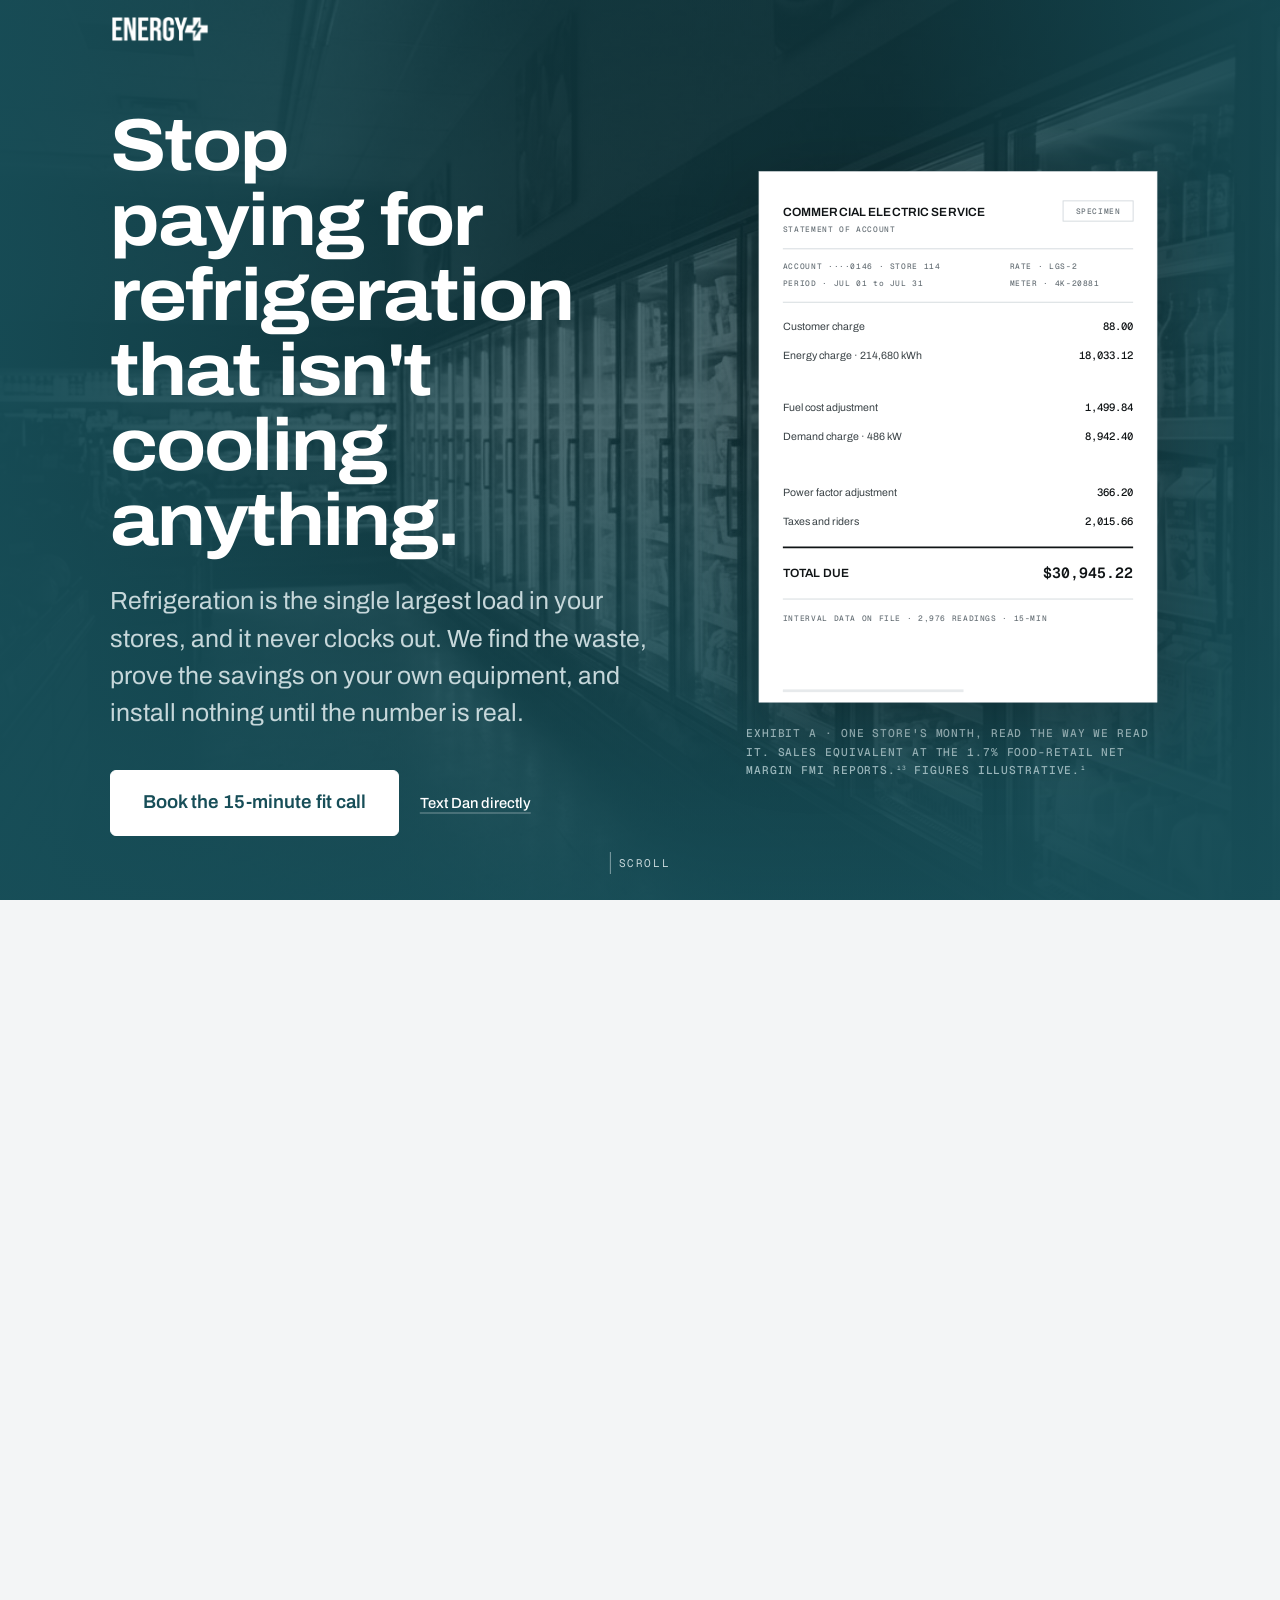
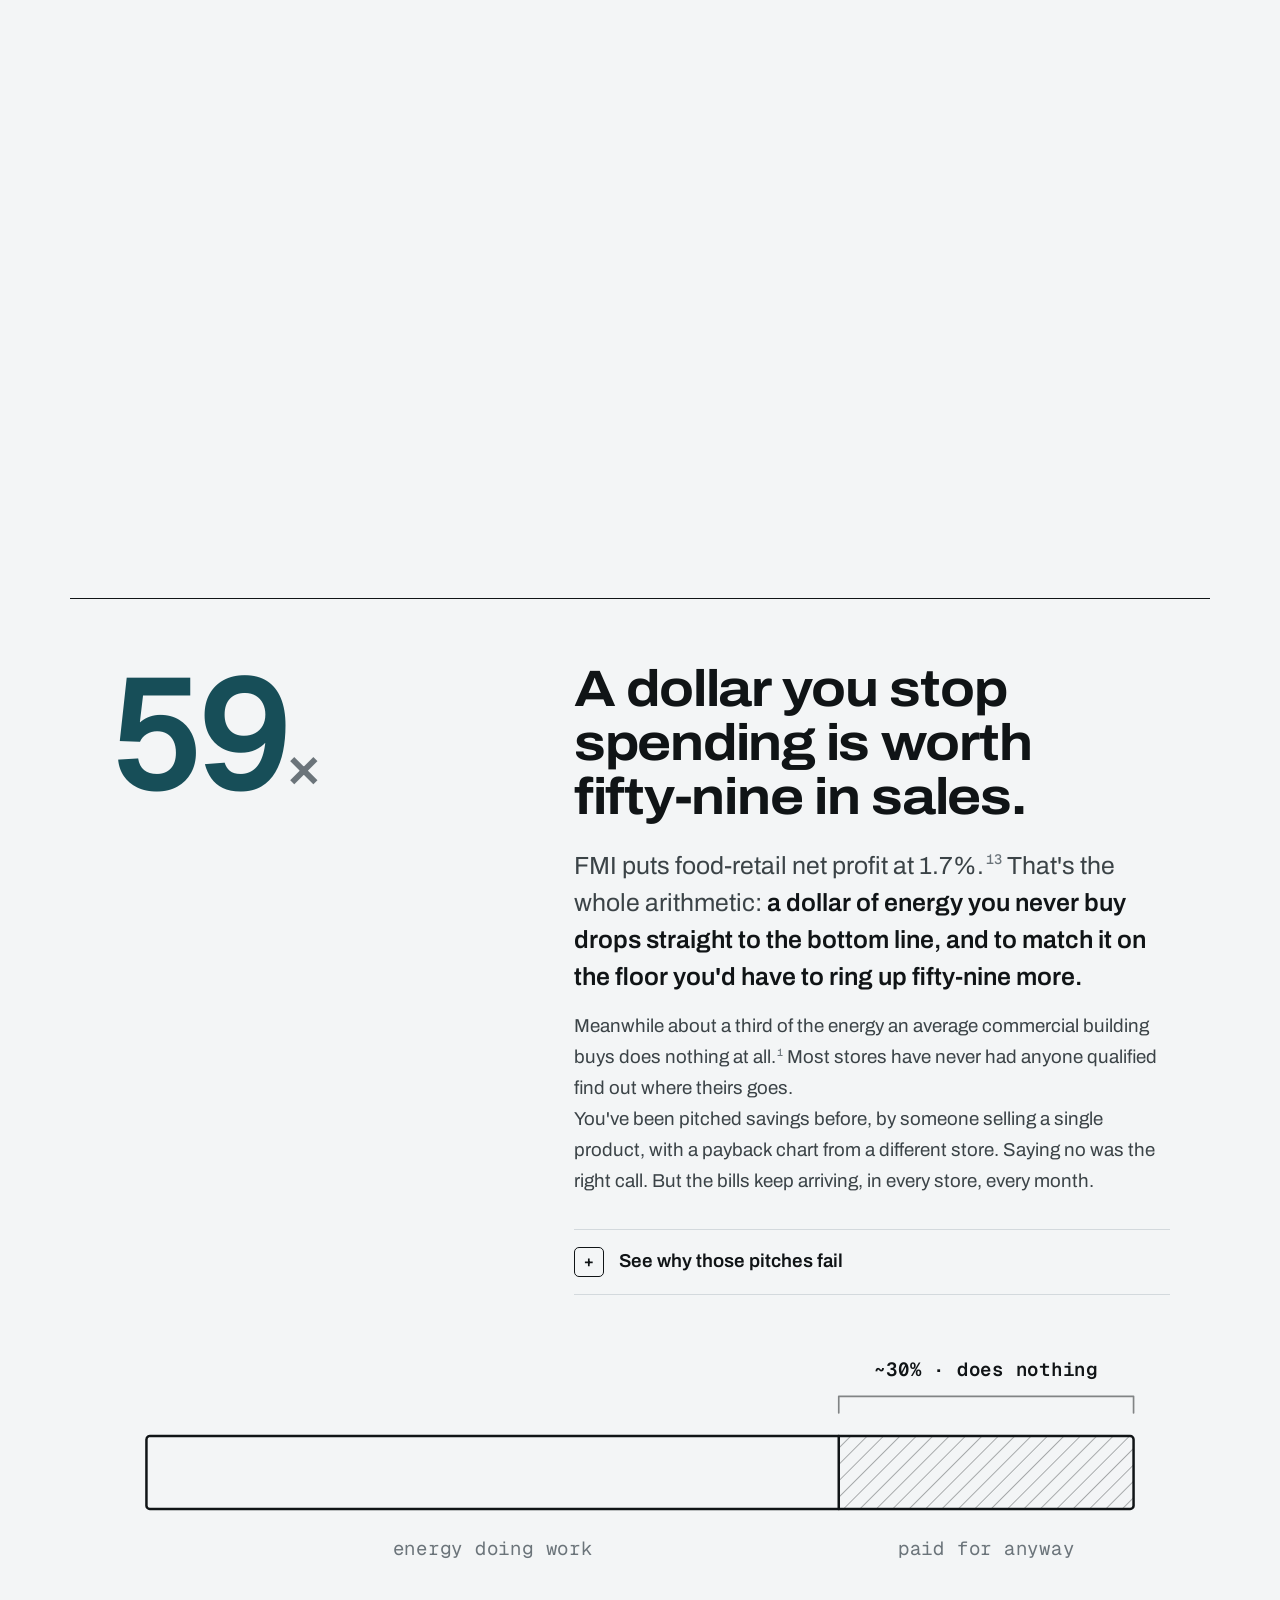
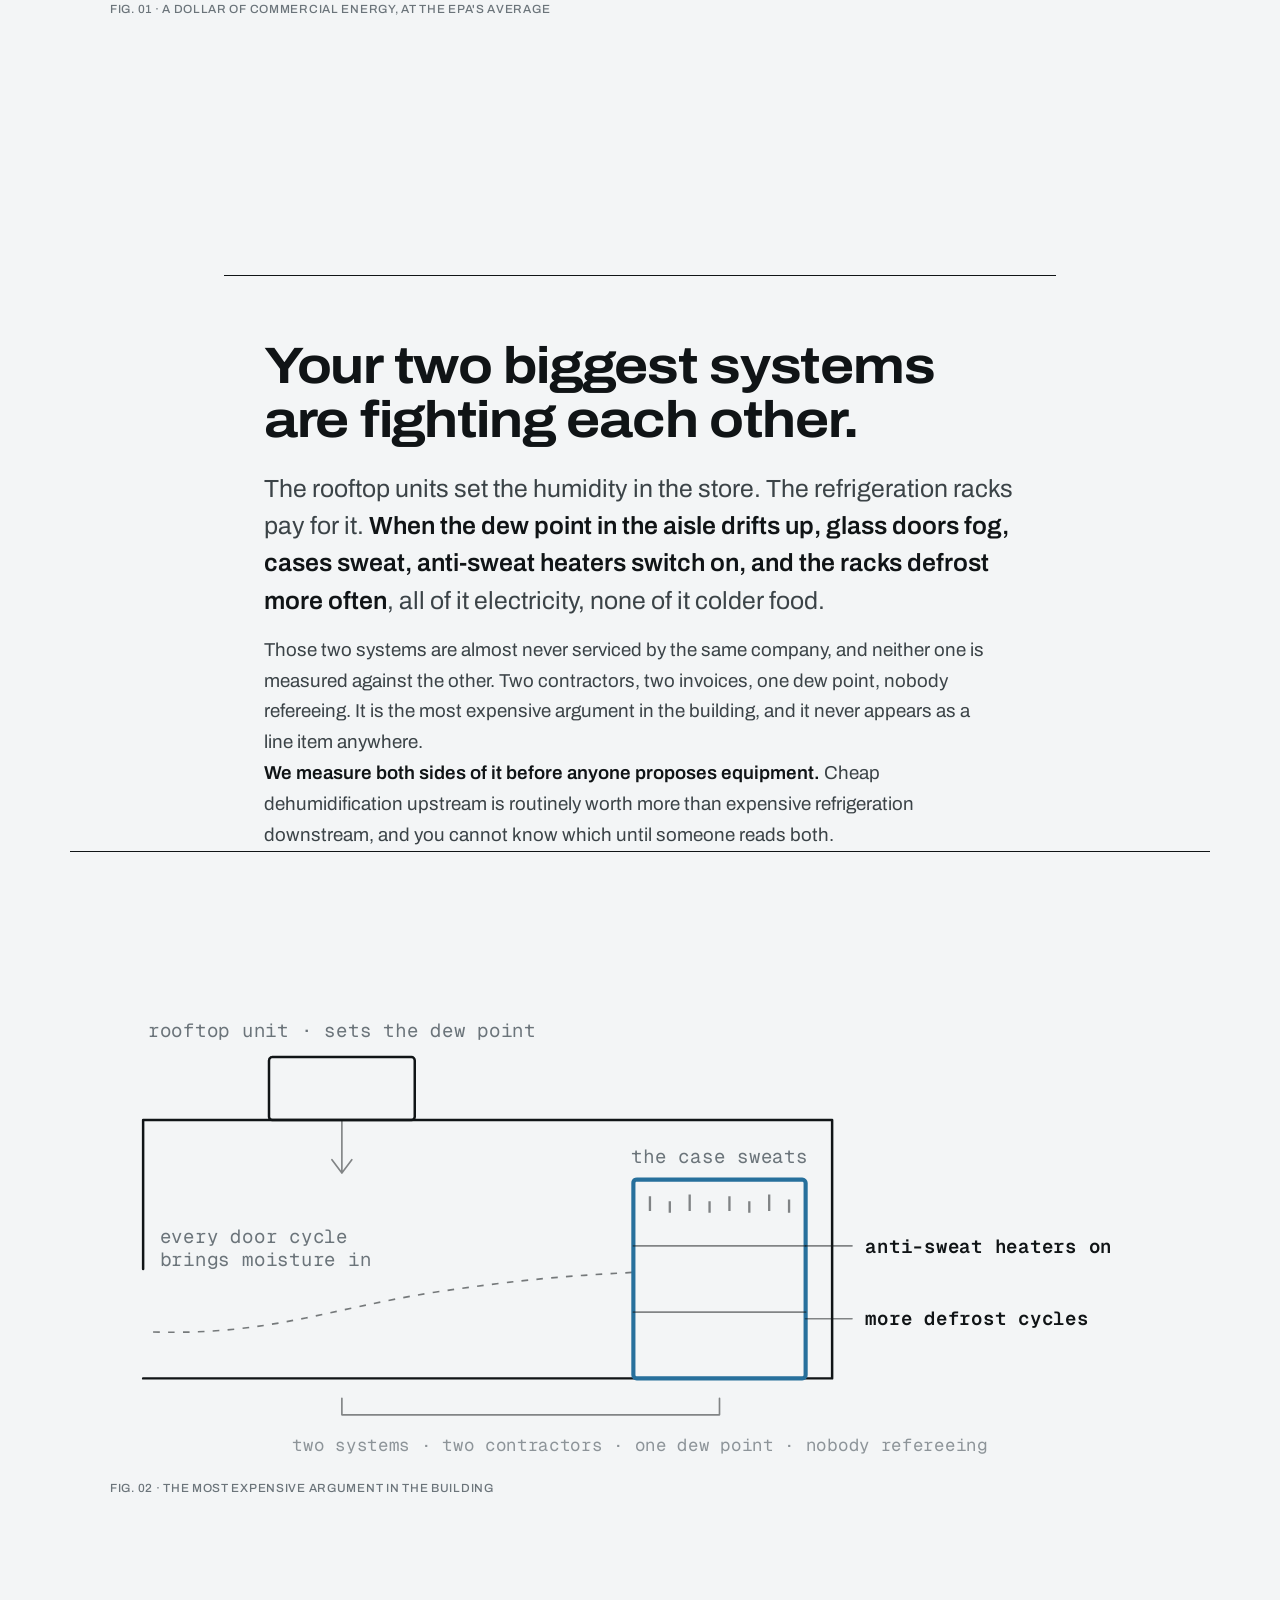
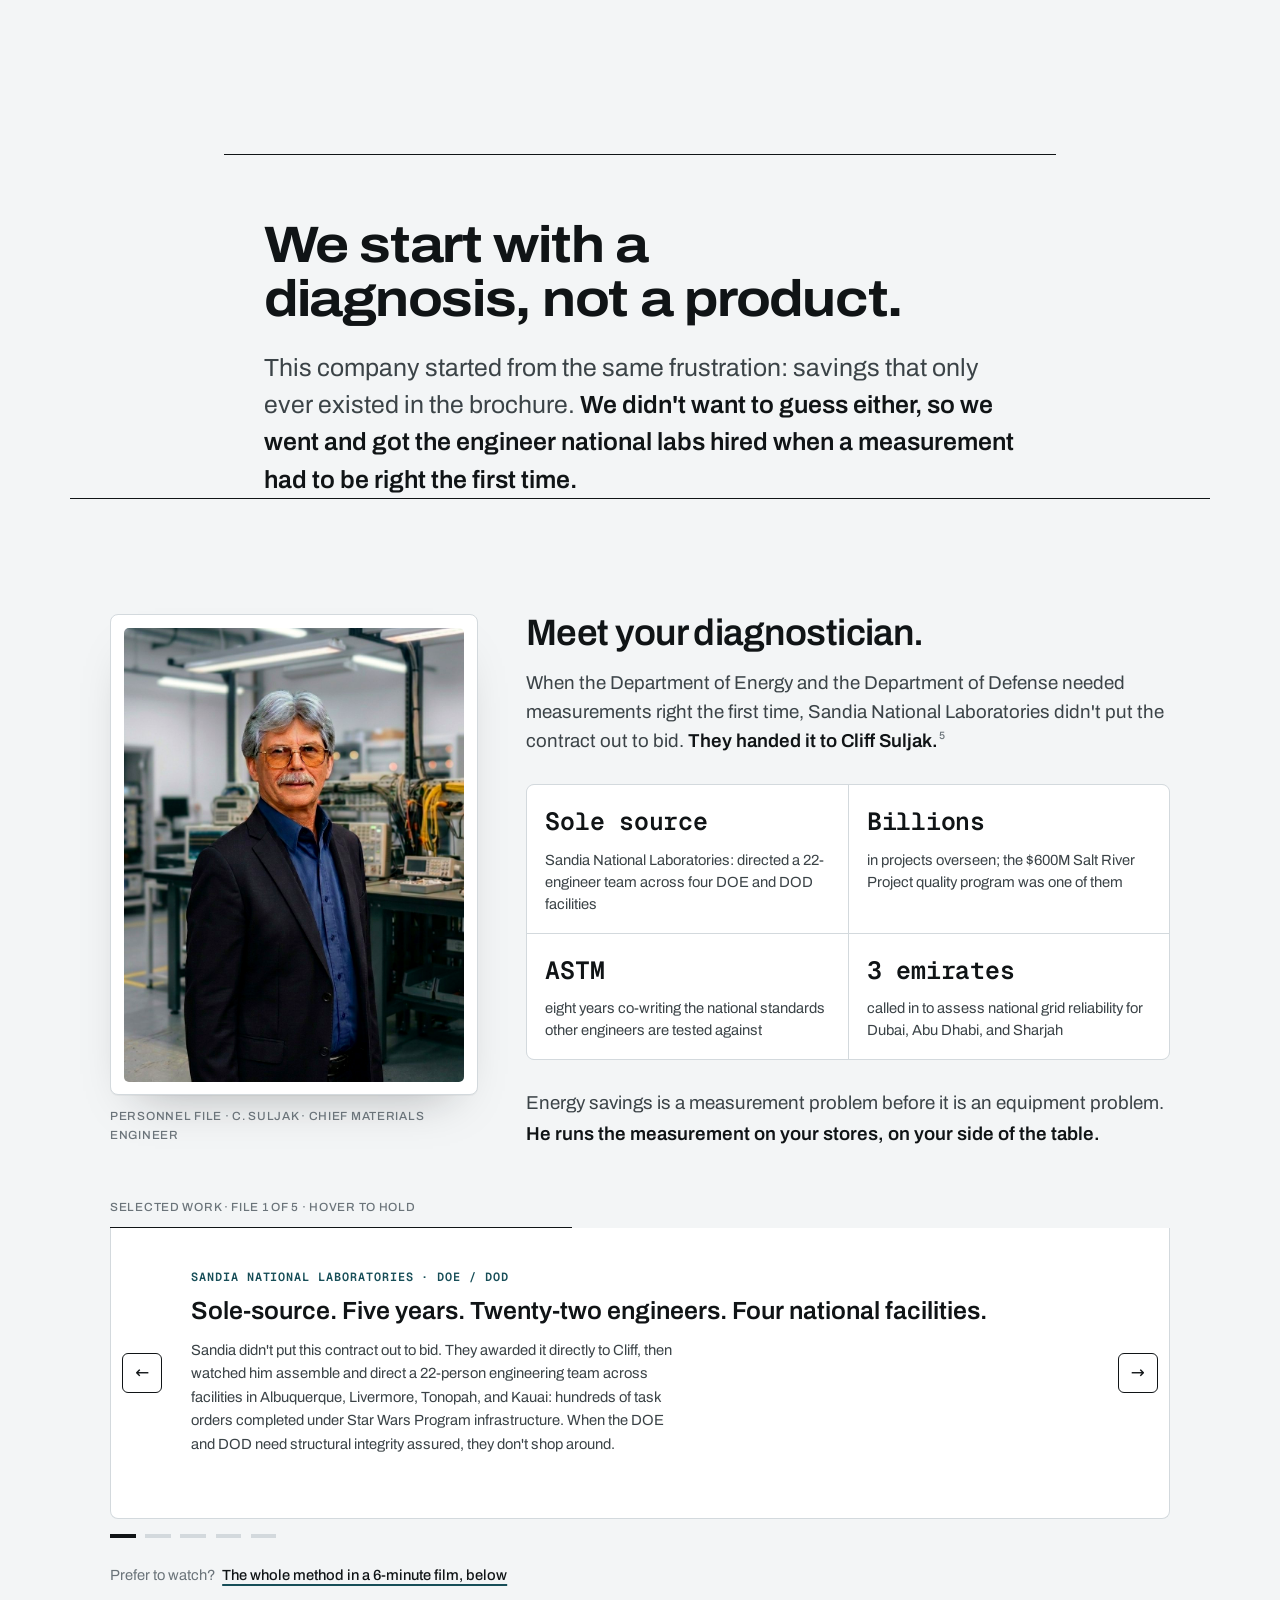
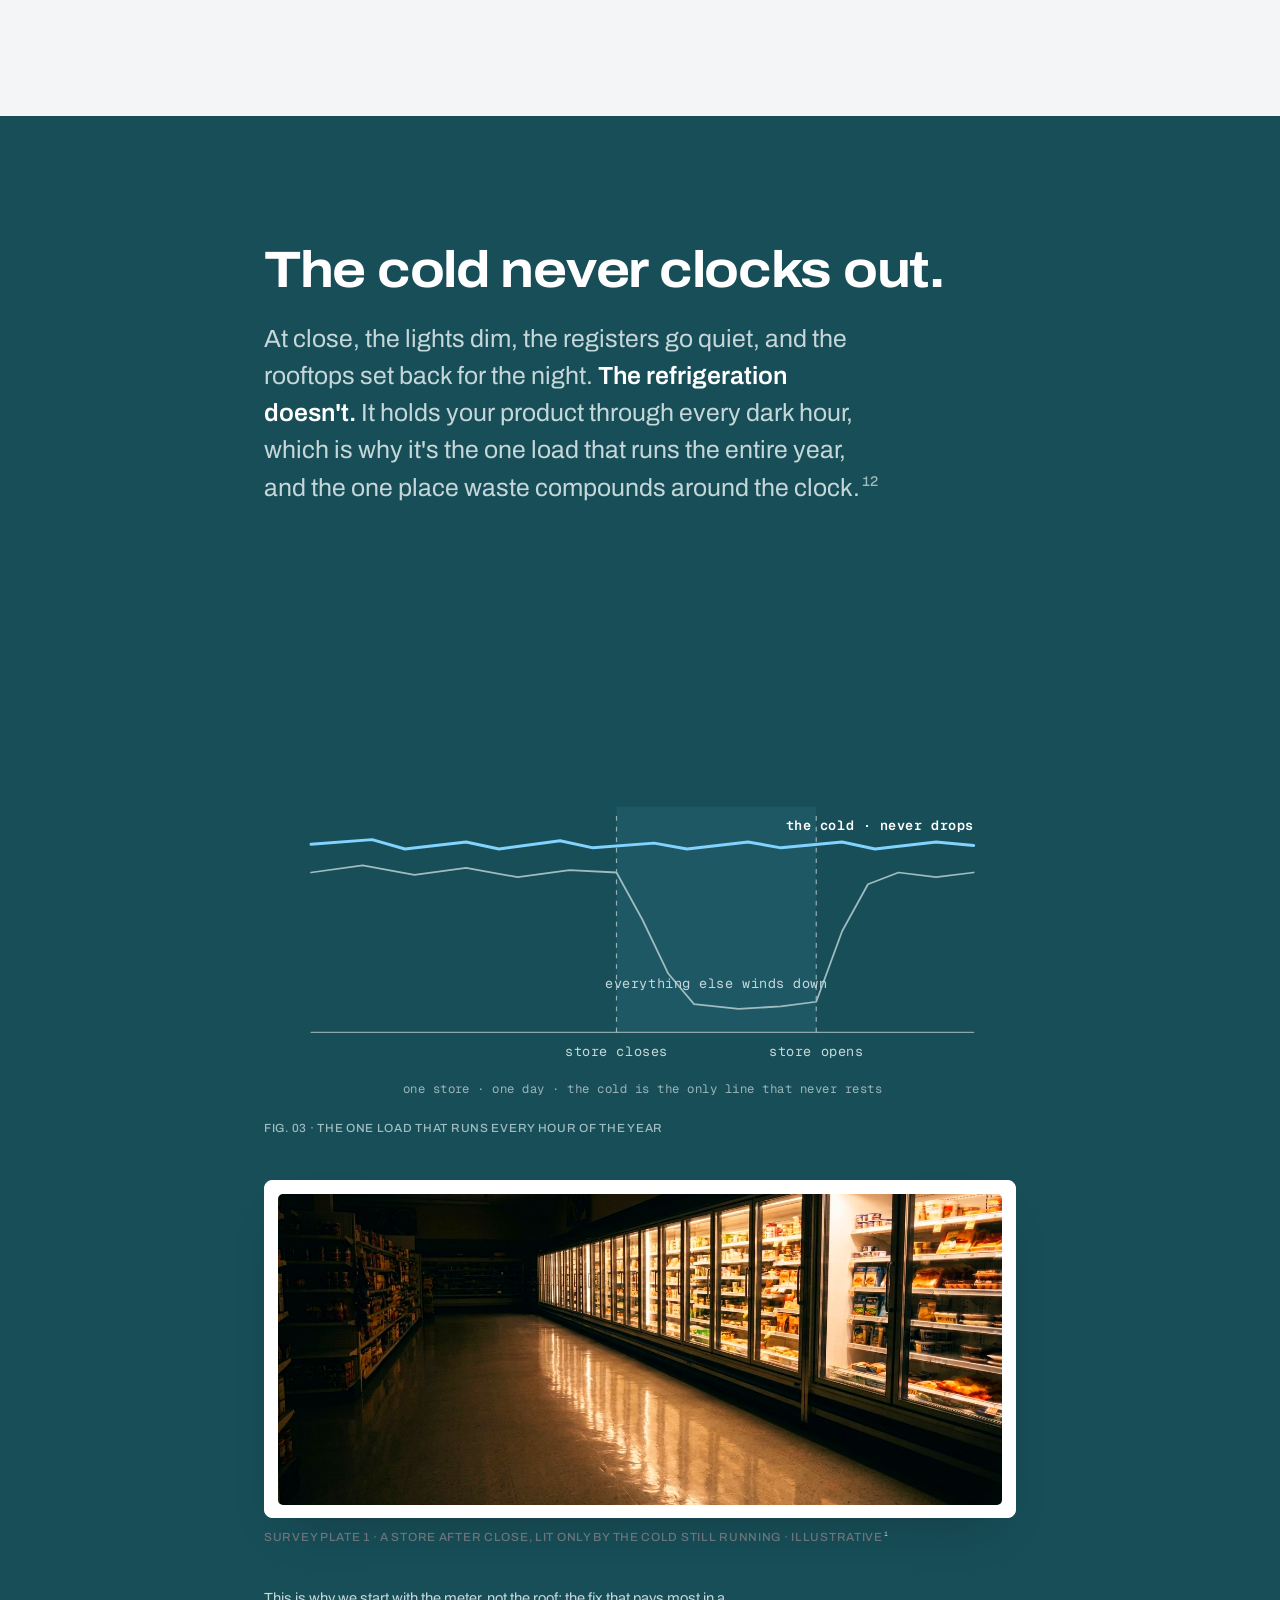
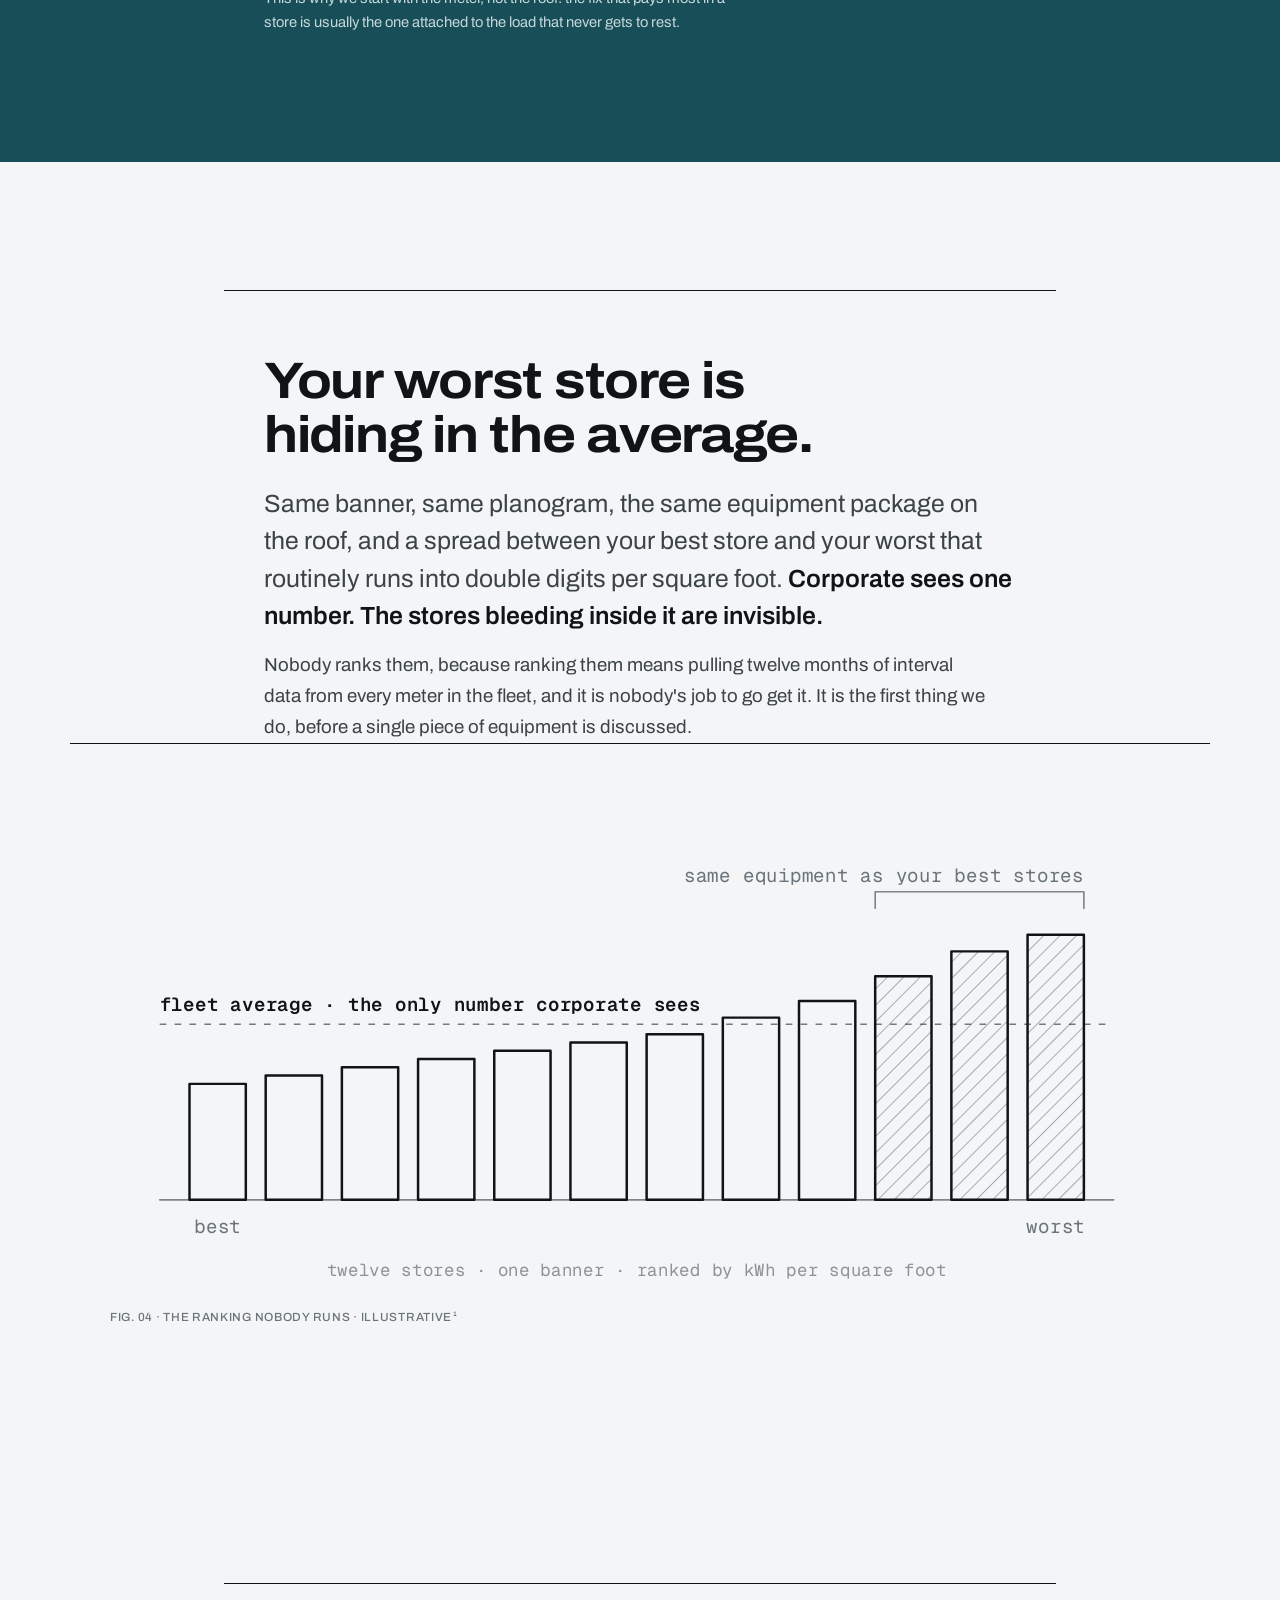
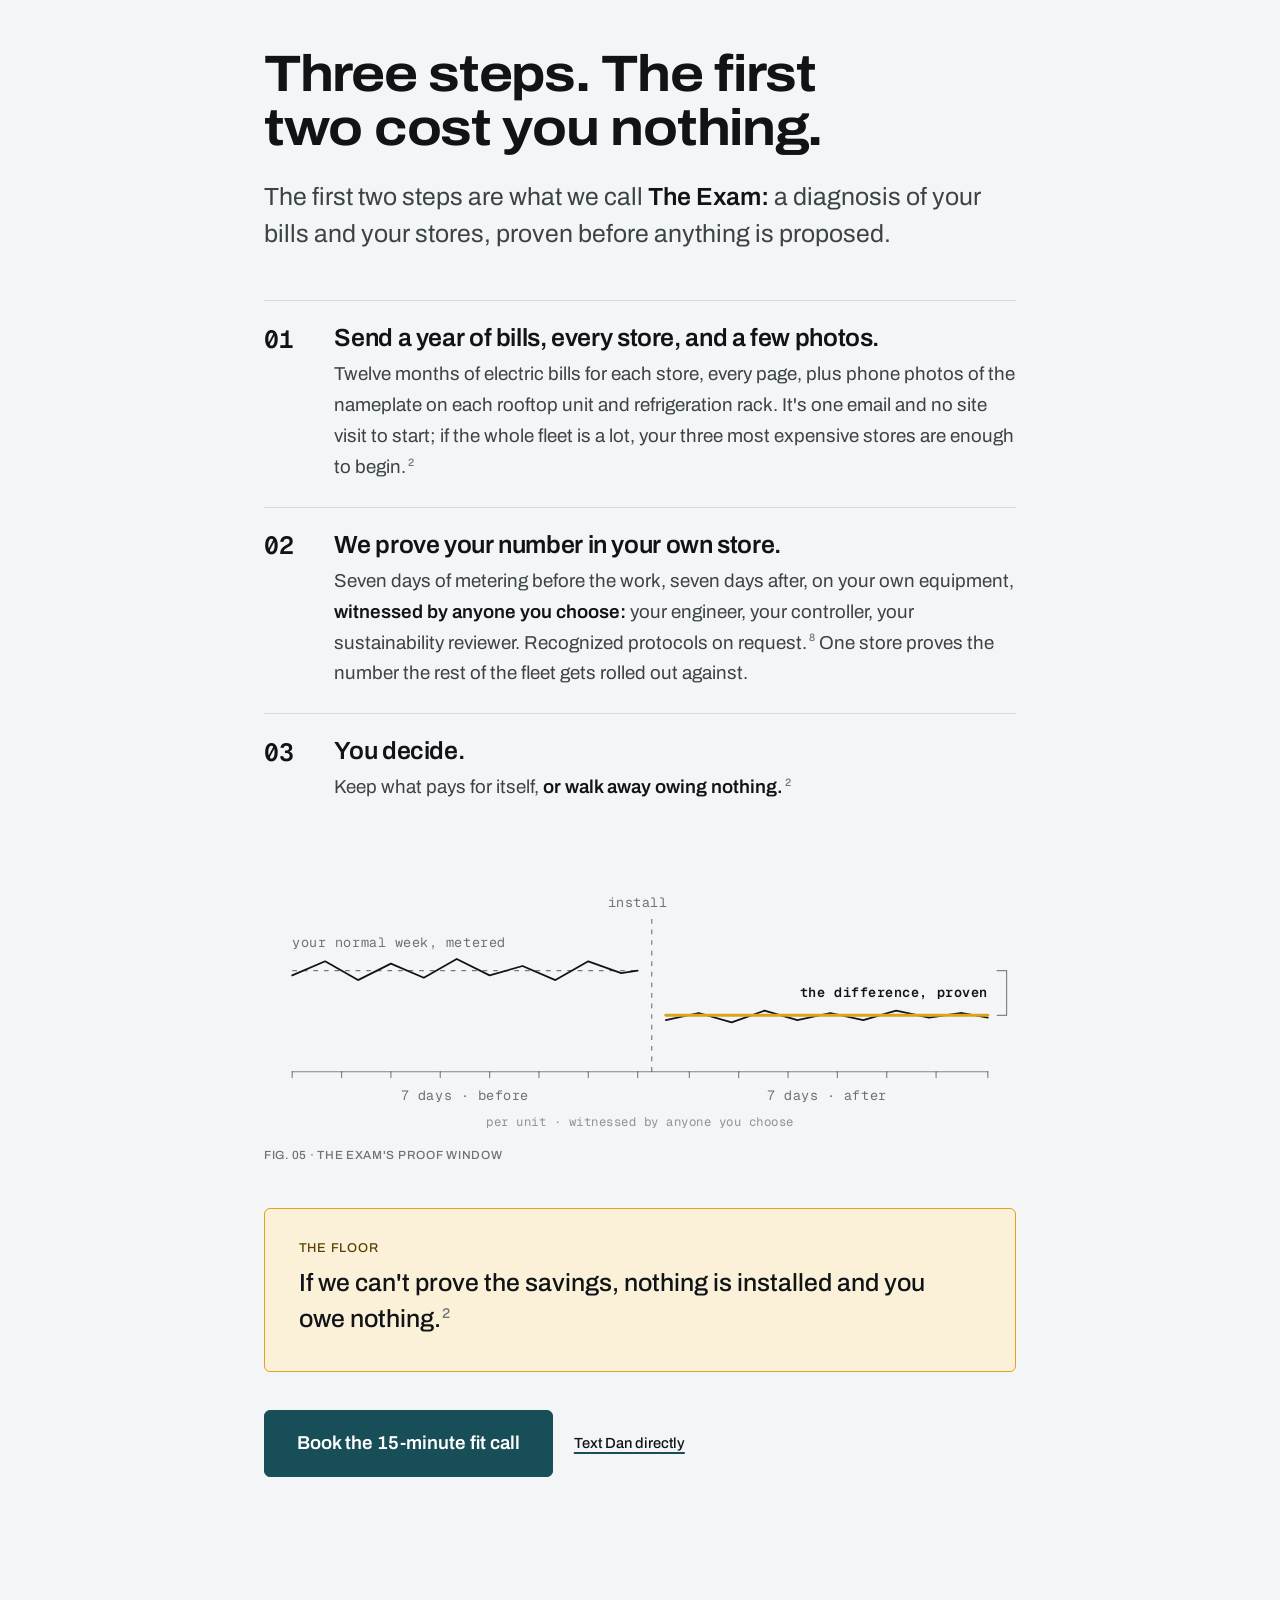
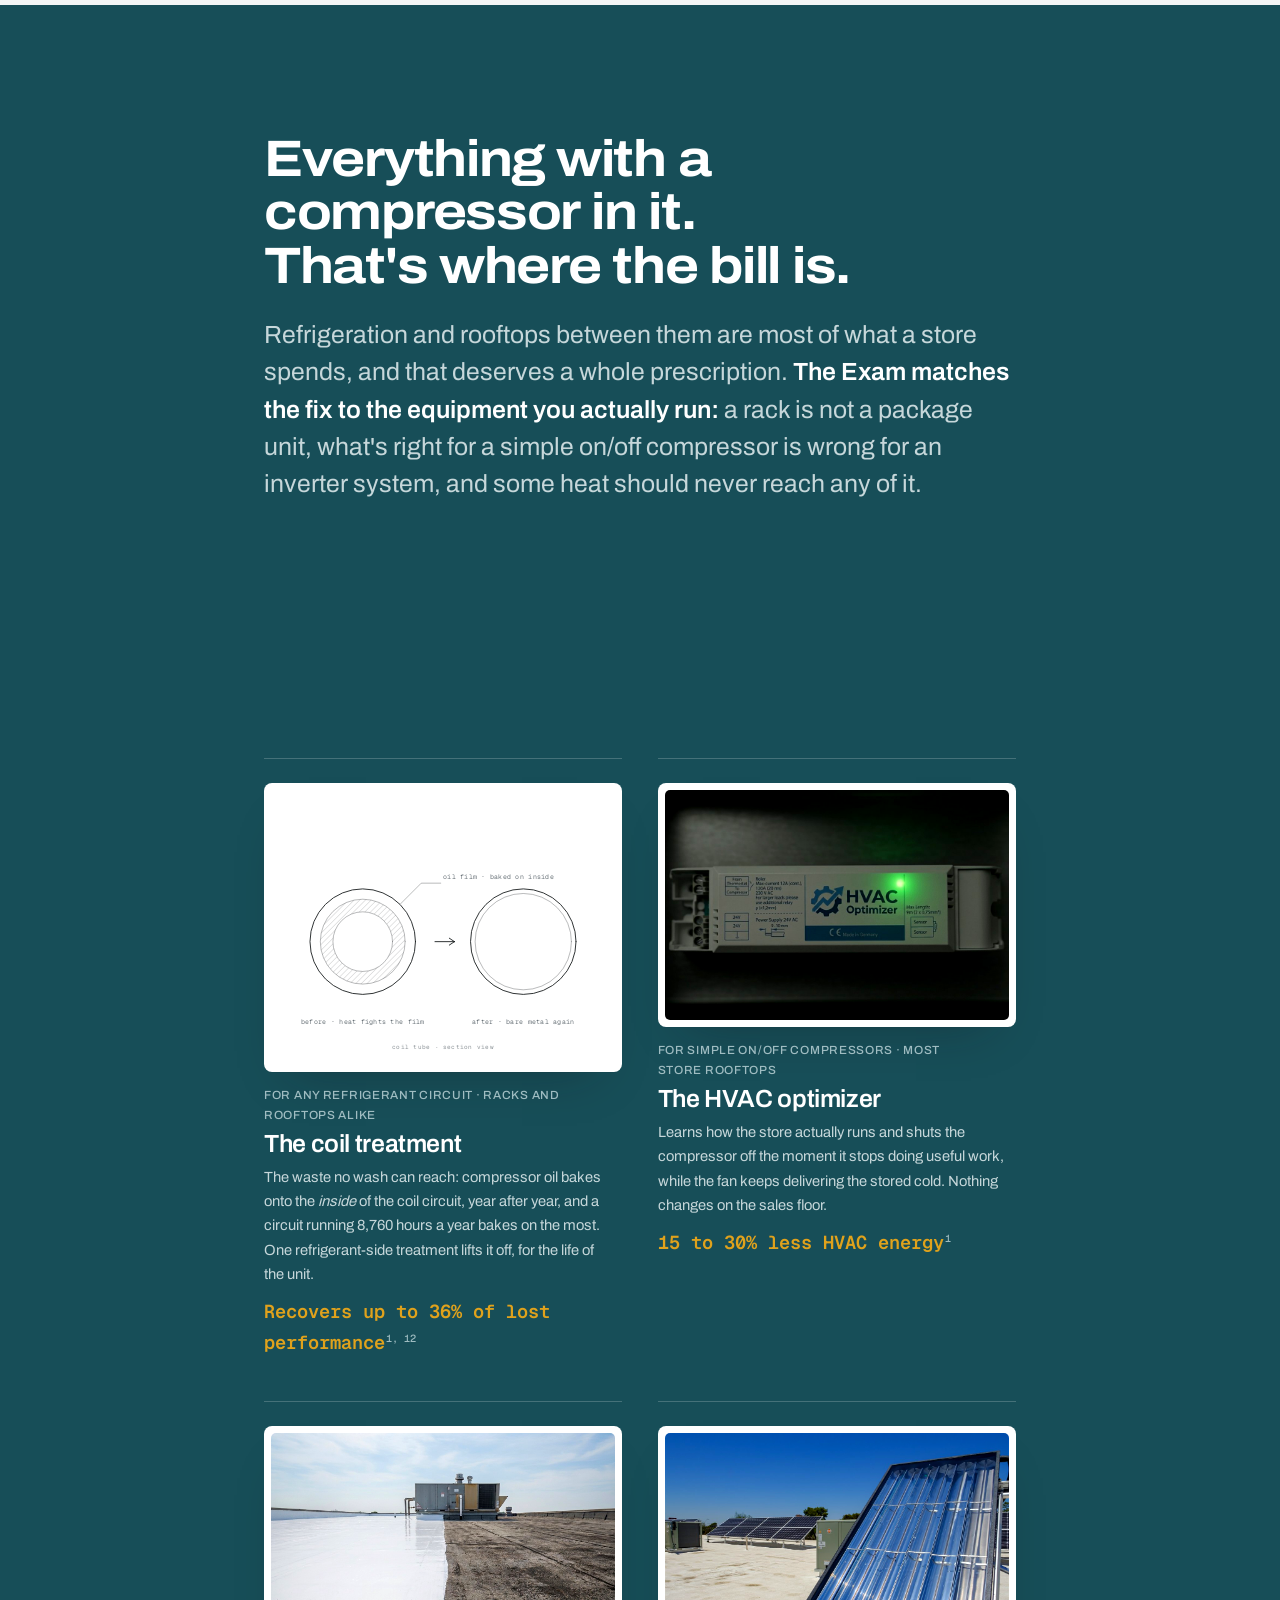
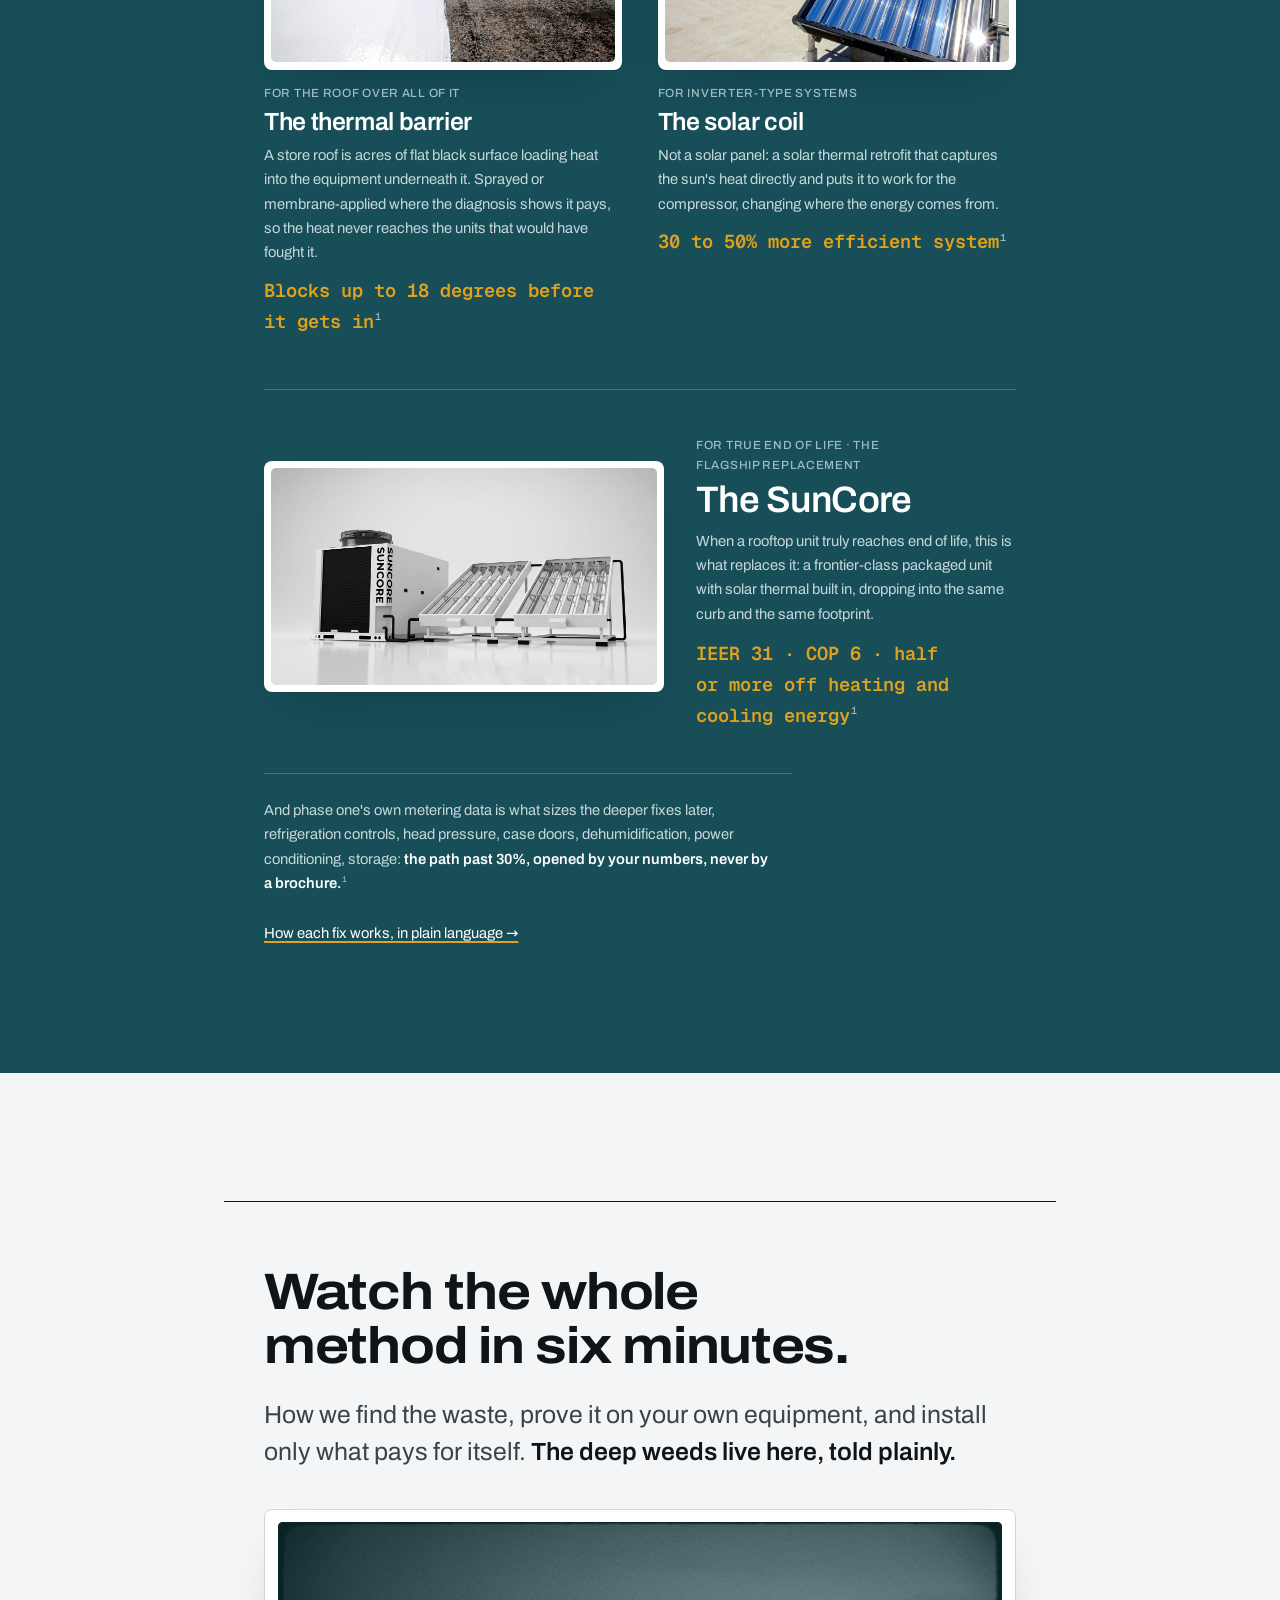
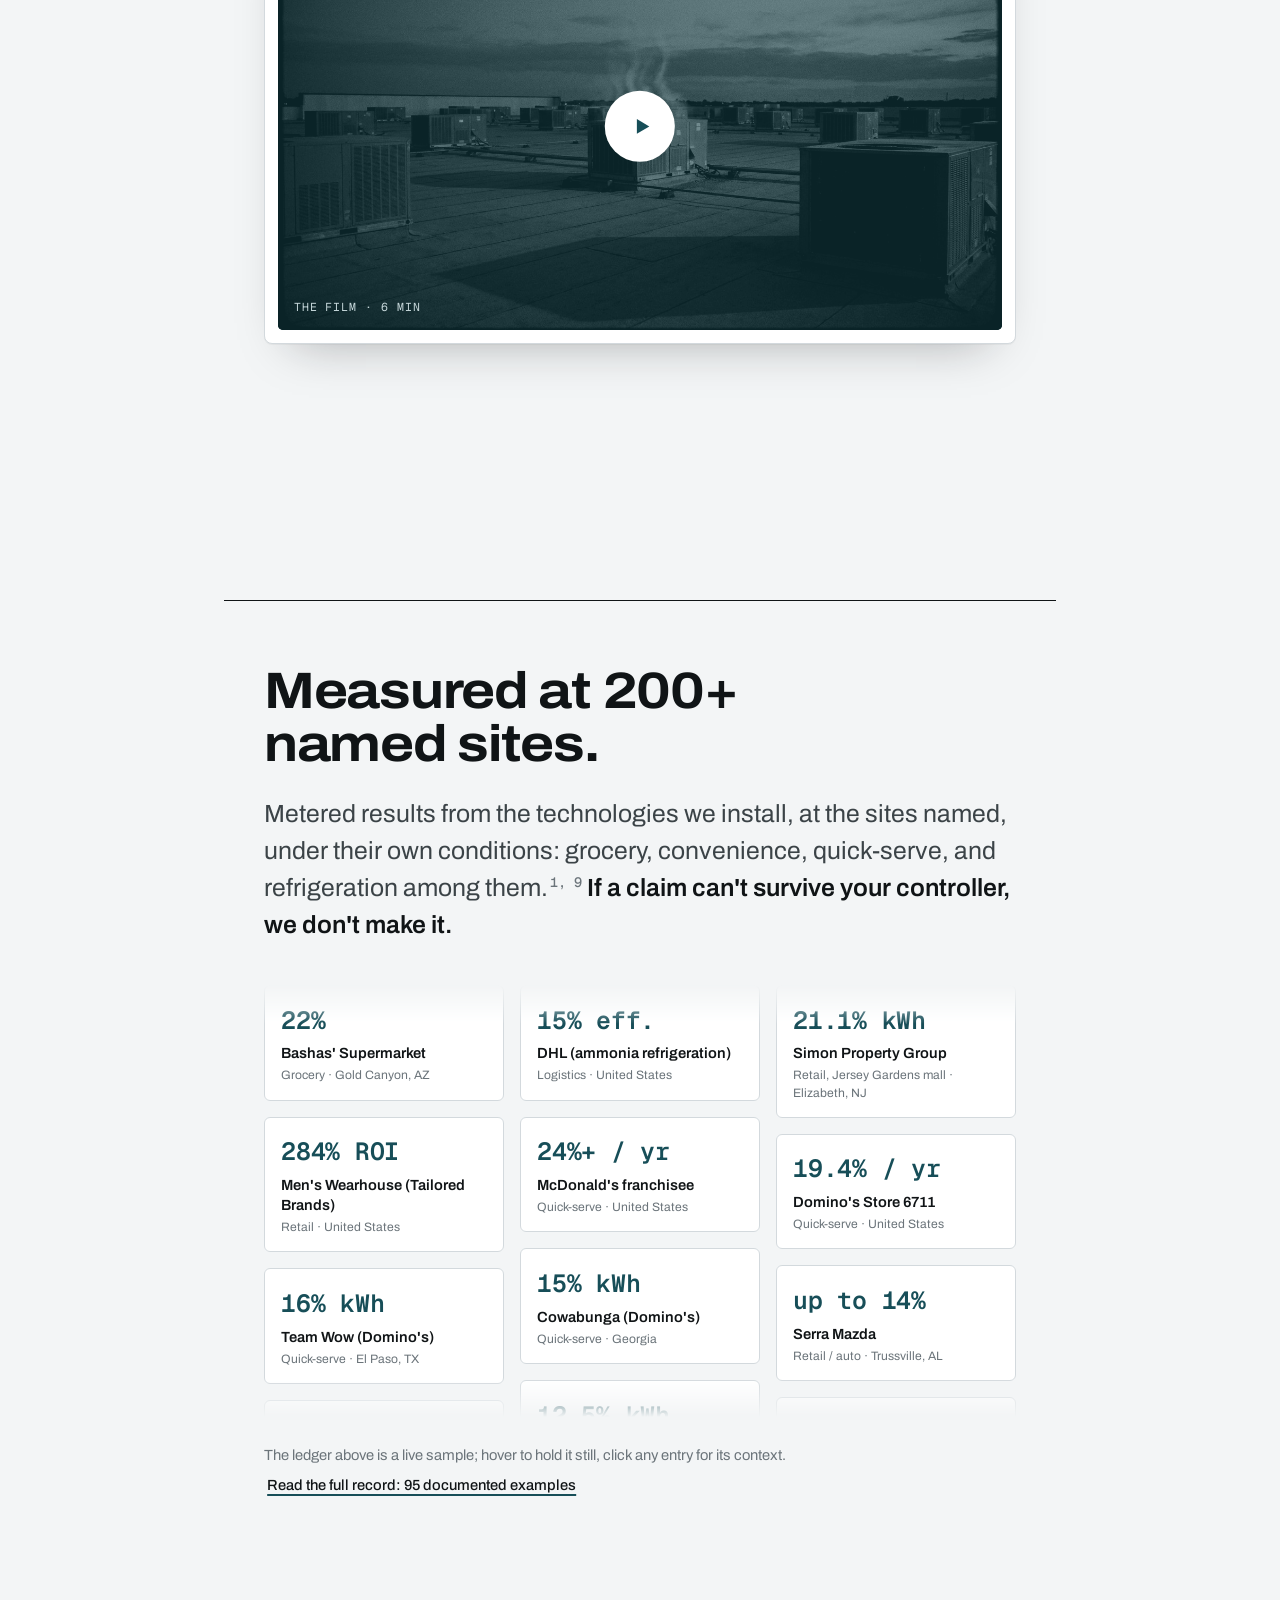
<file: index.html>
<!DOCTYPE html>
<html lang="en">
<head>
<meta charset="UTF-8">
<link rel="icon" type="image/svg+xml" href="assets/favicon/favicon.svg">
<link rel="icon" type="image/png" sizes="32x32" href="assets/favicon/favicon-32.png">
<link rel="apple-touch-icon" href="assets/favicon/apple-touch-icon.png">
<meta name="viewport" content="width=device-width, initial-scale=1.0">
<title>Energy Plus: energy savings proven in your own stores</title>
<meta name="description" content="Refrigeration is the single largest load in a supermarket. We find the waste across your stores, prove the savings on your own equipment, and install nothing until the number is real.">
<meta property="og:title" content="Energy Plus: energy savings proven in your own stores">
<meta property="og:description" content="Refrigeration is the single largest load in a supermarket. We find the waste across your stores, prove the savings on your own equipment, and install nothing until the number is real.">
<meta property="og:type" content="website">
<meta name="color-scheme" content="light">
<meta name="theme-color" content="#174e58">
<link rel="stylesheet" href="assets/fonts/report-fonts.css">
<link rel="stylesheet" href="assets/site.css">
</head>
<body>
<a href="#main" class="skip-link">Skip to content</a>

<header class="head" id="head">
  <div class="wrap head__in">
    <a class="head__mark" href="#top" aria-label="Energy Plus, home"><img src="assets/img/energy-plus-logo.png" alt="Energy Plus" width="104" height="30"></a>
    <nav class="head__nav" aria-label="Primary">
      <a href="#plan">The plan</a>
      <a href="#proof">Proof</a>
      <a href="how-it-works.html">How it works</a>
      <button type="button" class="btn btn--sm" data-book>Book the 15-minute fit call</button>
    </nav>
  </div>
</header>

<main id="main">

  <!-- HERO · the exhibit: a bill read on a store that lights up as you scroll -->
  <div class="hero-scrolly">
  <section class="hero" id="top" aria-labelledby="hero-h">
    <div class="hero__media" aria-hidden="true">
      <img src="assets/img/hero-store-color.jpg" alt="" loading="eager" fetchpriority="high">
      <div class="hero__scrim"></div>
    </div>
    <div class="wrap hero__in hero__grid">
      <div class="hero__copy">
        <h1 id="hero-h">Stop paying for refrigeration that isn't cooling anything.</h1>
        <p class="hero__lede">Refrigeration is the single largest load in your stores, and it never clocks out. We find the waste, prove the savings on your own equipment, and install nothing until the number is real.</p>
        <div class="cta" data-cta>
          <button type="button" class="btn btn--lg" data-book>Book the 15-minute fit call</button>
          <button type="button" class="textlink js-sms-toggle" aria-expanded="false">Text Dan directly</button>
        </div>
        <div class="sms" role="group" aria-label="Text the founder">
          <p class="sms__to">To Dan &middot; (864) 777-0688</p>
          <textarea rows="4" spellcheck="false" aria-label="Message to Dan">Hi Dan, I handle facilities for a grocery operation and I'd like to see what real energy savings could look like across our stores, without the sales song and dance. What does it take to qualify?</textarea>
          <div class="sms__foot">
            <span class="sms__hint">Opens in your messages, ready to send.</span>
            <a class="btn btn--sm js-sms-send" href="#" data-phone="+18647770688">Send message</a>
          </div>
        </div>
      </div>
      <figure class="bill">
        <svg viewBox="0 0 460 592" role="img" aria-labelledby="bill-t">
          <title id="bill-t">One supermarket's monthly electric bill, marked up the way we read it: refrigeration is most of the energy charge and never shuts off, the demand charge is set by the worst 15 minutes of the month, and at the 1.7% net margin FMI reports for food retailers, covering this one bill takes roughly 1.8 million dollars of sales.</title>
          <rect class="paper" x="14" y="8" width="432" height="576"/>
          <text class="bt" x="40" y="56">COMMERCIAL ELECTRIC SERVICE</text>
          <text class="meta" x="40" y="74">STATEMENT OF ACCOUNT</text>
          <rect class="tag" x="344" y="40" width="76" height="22"/>
          <text class="meta" x="382" y="54.5" text-anchor="middle">SPECIMEN</text>
          <line class="rule" x1="40" y1="92" x2="420" y2="92"/>
          <text class="meta" x="40" y="114">ACCOUNT &middot;&middot;&middot;&middot;0146 &middot; STORE 114</text>
          <text class="meta" x="286" y="114">RATE &middot; LGS-2</text>
          <text class="meta" x="40" y="132">PERIOD &middot; JUL 01 to JUL 31</text>
          <text class="meta" x="286" y="132">METER &middot; 4K-20881</text>
          <line class="rule" x1="40" y1="150" x2="420" y2="150"/>
          <text class="row" x="40" y="180">Customer charge</text>
          <text class="amt" x="420" y="180" text-anchor="end">88.00</text>
          <text class="row" x="40" y="212">Energy charge &middot; 214,680 kWh</text>
          <text class="amt" x="420" y="212" text-anchor="end">18,033.12</text>
          <text class="row" x="40" y="268">Fuel cost adjustment</text>
          <text class="amt" x="420" y="268" text-anchor="end">1,499.84</text>
          <text class="row" x="40" y="300">Demand charge &middot; 486 kW</text>
          <text class="amt" x="420" y="300" text-anchor="end">8,942.40</text>
          <text class="row" x="40" y="360">Power factor adjustment</text>
          <text class="amt" x="420" y="360" text-anchor="end">366.20</text>
          <text class="row" x="40" y="392">Taxes and riders</text>
          <text class="amt" x="420" y="392" text-anchor="end">2,015.66</text>
          <line class="rule rule--ink" x1="40" y1="416" x2="420" y2="416"/>
          <text class="bt" x="40" y="448">TOTAL DUE</text>
          <text class="amt amt--total" x="420" y="449" text-anchor="end">$30,945.22</text>
          <line class="rule" x1="40" y1="472" x2="420" y2="472"/>
          <text class="meta" x="40" y="496">INTERVAL DATA ON FILE &middot; 2,976 READINGS &middot; 15-MIN</text>
          <rect class="fine" x="40" y="570" width="196" height="3"/>
          <!-- the pen · mark 1: the energy charge -->
          <path class="mk" pathLength="1" style="--d:0" d="M336 221 C 358 226, 398 223, 423 219"/>
          <path class="mk" pathLength="1" style="--d:0" d="M196 233 C 248 240, 296 233, 328 224 M328 224 l -8.5 -1.5 M328 224 l -3.5 7.5"/>
          <text class="mk-t" x="40" y="234" style="--d:0" transform="rotate(-2 40 234)">REFRIGERATION IS MOST OF THIS</text>
          <text class="mk-t" x="40" y="248" style="--d:0" transform="rotate(-2 40 248)">AND IT NEVER SHUTS OFF</text>
          <!-- mark 2: the demand charge -->
          <path class="mk" pathLength="1" style="--d:1" d="M352 296 C 350 281, 428 279, 430 294 C 432 310, 353 313, 351 298 C 350 287, 370 283, 392 282"/>
          <path class="mk" pathLength="1" style="--d:1" d="M282 322 C 310 320, 332 314, 347 306 M347 306 l -8.5 0.5 M347 306 l -4.5 7"/>
          <text class="mk-t" x="40" y="326" style="--d:1" transform="rotate(-2 40 326)">YOUR WORST 15 MINUTES: DEFROST</text>
          <text class="mk-t" x="40" y="340" style="--d:1" transform="rotate(-2 40 340)">MEETING THE ROOFTOPS</text>
          <!-- mark 3: what the total really costs, in sales -->
          <path class="mk" pathLength="1" style="--d:2" d="M330 461 C 356 467, 396 464, 424 459"/>
          <path class="mk" pathLength="1" style="--d:2" d="M244 524 C 296 522, 346 500, 370 472 M370 472 l -9 1.5 M370 472 l -1.5 9"/>
          <text class="mk-t mk-t--big" x="40" y="522" style="--d:2" transform="rotate(-1.5 40 522)">&asymp; $1.8M IN SALES TO COVER.</text>
          <text class="mk-t mk-t--big" x="40" y="546" style="--d:2" transform="rotate(-1.5 40 546)">ONE STORE. ONE MONTH.</text>
        </svg>
        <figcaption class="bill__cap">Exhibit A &middot; one store's month, read the way we read it. Sales equivalent at the 1.7% food-retail net margin FMI reports.<sup class="fn"><a href="#notes" aria-label="See note 13">13</a></sup> Figures illustrative.<sup class="fn"><a href="#notes" aria-label="See note 1">1</a></sup></figcaption>
      </figure>
    </div>
    <div class="scrollcue" aria-hidden="true"><span></span>scroll</div>
  </section>
  </div>

  <!-- BEAT 1 · THE PROBLEM -->
  <section class="beat" id="problem" aria-labelledby="problem-h">
    <div class="wrap beat__grid">
      <p class="monument" aria-hidden="true">59<span class="monument__unit">&times;</span></p>
      <div class="beat__copy">
        <h2 id="problem-h">A dollar you stop spending is worth fifty-nine in sales.</h2>
        <p class="lead">FMI puts food-retail net profit at 1.7%.<sup class="fn"><a href="#notes" aria-label="See note 13">13</a></sup> That's the whole arithmetic: <strong>a dollar of energy you never buy drops straight to the bottom line, and to match it on the floor you'd have to ring up fifty-nine more.</strong></p>
        <p>Meanwhile about a third of the energy an average commercial building buys does nothing at all.<sup class="fn"><a href="#notes" aria-label="See note 1">1</a></sup> Most stores have never had anyone qualified find out where theirs goes.</p>
        <p>You've been pitched savings before, by someone selling a single product, with a payback chart from a different store. Saying no was the right call. But the bills keep arriving, in every store, every month.</p>
        <details class="gate">
          <summary><span class="plus" aria-hidden="true">+</span>See why those pitches fail</summary>
          <div class="gate__body">
            <p>Most energy vendors carry one product, so every store gets the same answer. The case study they show you is a different building's prescription. And the people who know your equipment best, your refrigeration and HVAC service companies, are paid for service hours, not for kilowatt-hours you never use. Nobody in that model is paid to measure your stores first, so the waste survives the upgrade.</p>
            <p>That is the entire difference here: the measurement comes first, and the fix is chosen to match what it finds, from more than four dozen technologies.</p>
          </div>
        </details>
      </div>
    </div>
    <div class="wrap">
      <figure class="fig" aria-label="Diagram: of the energy an average commercial building buys, roughly a third does no work">
        <svg viewBox="0 0 640 150" role="img" aria-hidden="true">
          <defs>
            <pattern id="hatch-waste" width="7" height="7" patternTransform="rotate(45)" patternUnits="userSpaceOnUse">
              <line x1="0" y1="0" x2="0" y2="7" stroke="currentColor" stroke-width="1"/>
            </pattern>
          </defs>
          <rect class="fade" style="--o:0.4" x="440" y="58" width="178" height="44" fill="url(#hatch-waste)"/>
          <rect class="d" pathLength="1" x="22" y="58" width="596" height="44" rx="2" style="--d:0"/>
          <line class="d" pathLength="1" x1="440" y1="58" x2="440" y2="102" style="--d:1"/>
          <path class="d soft" pathLength="1" d="M440 44 L440 34 L618 34 L618 44" style="--d:2"/>
          <text class="lbl lbl--ink" x="529" y="22" text-anchor="middle">~30% · does nothing</text>
          <text class="lbl" x="231" y="130" text-anchor="middle">energy doing work</text>
          <text class="lbl" x="529" y="130" text-anchor="middle">paid for anyway</text>
        </svg>
        <figcaption>Fig. 01 &middot; A dollar of commercial energy, at the EPA's average</figcaption>
      </figure>
    </div>
  </section>

  <!-- BEAT 1.5 · THE DEW POINT WAR · the grocery-native insight -->
  <section class="beat beat--rule" id="dewpoint" aria-labelledby="dewpoint-h">
    <div class="wrap beat__narrow">
      <h2 id="dewpoint-h">Your two biggest systems are fighting each other.</h2>
      <p class="lead">The rooftop units set the humidity in the store. The refrigeration racks pay for it. <strong>When the dew point in the aisle drifts up, glass doors fog, cases sweat, anti-sweat heaters switch on, and the racks defrost more often</strong>, all of it electricity, none of it colder food.</p>
      <p>Those two systems are almost never serviced by the same company, and neither one is measured against the other. Two contractors, two invoices, one dew point, nobody refereeing. It is the most expensive argument in the building, and it never appears as a line item anywhere.</p>
      <p><strong>We measure both sides of it before anyone proposes equipment.</strong> Cheap dehumidification upstream is routinely worth more than expensive refrigeration downstream, and you cannot know which until someone reads both.</p>
    </div>
    <div class="wrap">
      <figure class="fig" aria-label="Diagram: humid air entering the sales floor drives case sweating, anti-sweat heaters, and extra defrost cycles, while the rooftop unit that controls that humidity is run by a different contractor">
        <svg viewBox="0 0 640 306" role="img" aria-hidden="true">
          <!-- the shell, with the doorway left open where the moisture walks in -->
          <path class="d" pathLength="1" style="--d:0" d="M20 96 H436 M436 96 V252 M20 252 H436 M20 96 V186"/>
          <!-- the rooftop unit: it sets the dew point everything else lives in -->
          <rect class="d" pathLength="1" style="--d:1" x="96" y="58" width="88" height="38" rx="2"/>
          <path class="d soft" pathLength="1" style="--d:2" d="M140 96 V128 M140 128 l-6 -8 M140 128 l6 -8"/>
          <text class="lbl" x="140" y="46" text-anchor="middle">rooftop unit &middot; sets the dew point</text>
          <!-- what walks in with every customer -->
          <text class="lbl" x="30" y="170">every door cycle</text>
          <text class="lbl" x="30" y="184">brings moisture in</text>
          <path class="dash" d="M26 224 C 96 226, 132 210, 196 200 C 250 192, 278 190, 316 188"/>
          <!-- the case that pays for it -->
          <rect class="d cold" pathLength="1" style="--d:3" x="316" y="132" width="104" height="120" rx="2"/>
          <path class="d soft" pathLength="1" style="--d:4" d="M316 172 H420 M316 212 H420"/>
          <path class="fade" style="--o:0.5" d="M326 142 v9 M338 145 v7 M350 141 v10 M362 145 v7 M374 142 v9 M386 145 v7 M398 141 v10 M410 144 v8" stroke="currentColor" stroke-width="1.4"/>
          <text class="lbl" x="368" y="122" text-anchor="middle">the case sweats</text>
          <!-- and what that switches on -->
          <path class="d soft" pathLength="1" style="--d:5" d="M420 172 h28"/>
          <text class="lbl lbl--ink" x="456" y="176">anti-sweat heaters on</text>
          <path class="d soft" pathLength="1" style="--d:5" d="M420 216 h28"/>
          <text class="lbl lbl--ink" x="456" y="220">more defrost cycles</text>
          <!-- the bracket: two systems, one dew point -->
          <path class="d soft" pathLength="1" style="--d:6" d="M140 264 v10 H368 v-10"/>
          <text class="lbl soft-t" x="320" y="296" text-anchor="middle">two systems &middot; two contractors &middot; one dew point &middot; nobody refereeing</text>
        </svg>
        <figcaption>Fig. 02 &middot; The most expensive argument in the building</figcaption>
      </figure>
    </div>
  </section>


  <!-- BEAT 2 · THE GUIDE · the diagnostician's dossier -->
  <section class="beat beat--rule" id="guide" aria-labelledby="guide-h">
    <div class="wrap beat__narrow">
      <h2 id="guide-h">We start with a diagnosis, not a product.</h2>
      <p class="lead">This company started from the same frustration: savings that only ever existed in the brochure. <strong>We didn't want to guess either, so we went and got the engineer national labs hired when a measurement had to be right the first time.</strong></p>
    </div>
    <div class="wrap">
      <div class="dossier">
        <figure class="dossier__photo">
          <div class="plate__frame plate__frame--portrait"><img class="js-reveal" src="assets/img/cliff-lab.jpg" alt="Cliff Suljak, Chief Materials Engineer, standing in a materials testing laboratory" loading="lazy"></div>
          <figcaption class="dossier__cap">Personnel file &middot; C. Suljak &middot; Chief Materials Engineer</figcaption>
        </figure>
        <div class="dossier__body">
          <h3 class="dossier__title">Meet your diagnostician.</h3>
          <p class="dossier__lede">When the Department of Energy and the Department of Defense needed measurements right the first time, Sandia National Laboratories didn't put the contract out to bid. <strong>They handed it to Cliff Suljak.</strong><sup class="fn"><a href="#notes" aria-label="See note 5">5</a></sup></p>
          <ul class="creds" aria-label="Career credentials">
            <li><span class="creds__fig">Sole source</span><span class="creds__desc">Sandia National Laboratories: directed a 22-engineer team across four DOE and DOD facilities</span></li>
            <li><span class="creds__fig">Billions</span><span class="creds__desc">in projects overseen; the $600M Salt River Project quality program was one of them</span></li>
            <li><span class="creds__fig">ASTM</span><span class="creds__desc">eight years co-writing the national standards other engineers are tested against</span></li>
            <li><span class="creds__fig">3 emirates</span><span class="creds__desc">called in to assess national grid reliability for Dubai, Abu Dhabi, and Sharjah</span></li>
          </ul>
          <p class="dossier__why">Energy savings is a measurement problem before it is an equipment problem. <strong>He runs the measurement on your stores, on your side of the table.</strong></p>
        </div>
      </div>
      <div class="workfile" data-workfile>
        <p class="workfile__label">Selected work &middot; file <span data-wf-n>1</span> of 5 &middot; hover to hold</p>
        <div class="workfile__view">
          <div class="workfile__track" data-wf-track>
            <article class="workfile__card">
              <p class="workfile__tag">Sandia National Laboratories &middot; DOE / DOD</p>
              <h4>Sole-source. Five years. Twenty-two engineers. Four national facilities.</h4>
              <p>Sandia didn't put this contract out to bid. They awarded it directly to Cliff, then watched him assemble and direct a 22-person engineering team across facilities in Albuquerque, Livermore, Tonopah, and Kauai: hundreds of task orders completed under Star Wars Program infrastructure. When the DOE and DOD need structural integrity assured, they don't shop around.</p>
            </article>
            <article class="workfile__card">
              <p class="workfile__tag">Salt River Project &middot; Arizona</p>
              <h4>He built the quality control system from scratch. The industry copied it.</h4>
              <p>As Manager of the Materials and Quality Services Division, Cliff created a complete quality control infrastructure for one of the Southwest's largest utilities: metallurgical lab, nondestructive testing, failure analysis, predictive vibration monitoring. The innovations he introduced on the $600M program were later adopted by utilities across the country.</p>
            </article>
            <article class="workfile__card">
              <p class="workfile__tag">York International &middot; Los Angeles County Courts</p>
              <h4>Northridge earthquake. County engineers on the other side. He won.</h4>
              <p>After the Northridge earthquake threatened the world's largest thermal storage system at the LA County Courts facility, York International hired Cliff on a sole-source basis to fix it. He performed the seismic stability analysis, delivered litigation testimony against the county's own engineers and consultants, and prevailed. Then he designed, fabricated, and personally oversaw installation of the custom seismic restraint system.</p>
            </article>
            <article class="workfile__card">
              <p class="workfile__tag">UAE National Power Grid &middot; Dubai &middot; Abu Dhabi &middot; Sharjah</p>
              <h4>Three emirates. One grid. They called him in to assess all of it.</h4>
              <p>What began as a reactive power loss engagement across Dubai, Abu Dhabi, and Sharjah grew into a full operational assessment of the UAE's power grid. Cliff mobilized in-country for extended periods, consulting directly to utility authorities on grid reliability. When a nation's infrastructure is the project, the margin for error is zero.</p>
            </article>
            <article class="workfile__card">
              <p class="workfile__tag">ASTM &middot; Standards Committee &middot; 8 years</p>
              <h4>Eight years helping write the standards everyone else is tested against.</h4>
              <p>For eight years Cliff served on the ASTM committee developing test methods for leading-edge materials diagnostics: advanced composites and ultra-high-strength metals in extreme temperature environments. The methods he helped develop were adopted as national industry acceptance criteria for utility procurement.</p>
            </article>
          </div>
          <button type="button" class="workfile__arrow workfile__arrow--prev" data-wf-prev aria-label="Previous project">&larr;</button>
          <button type="button" class="workfile__arrow workfile__arrow--next" data-wf-next aria-label="Next project">&rarr;</button>
        </div>
        <div class="workfile__dots" data-wf-dots aria-label="Selected work navigation"></div>
      </div>
      <p class="quiet">Prefer to watch? <a class="textlink" href="#film">The whole method in a 6-minute film, below</a></p>
    </div>
  </section>

  <!-- BEAT 1.75 · NEVER CLOCKS OUT · the fork's signature, on graphite -->
  <section class="beat beat--dark always" id="always" aria-labelledby="always-h">
    <div class="wrap beat__narrow">
      <h2 id="always-h">The cold never clocks out.</h2>
      <p class="lead lead--dark always__lede-num">At close, the lights dim, the registers go quiet, and the rooftops set back for the night. <strong>The refrigeration doesn't.</strong> It holds your product through every dark hour, which is why it's the one load that runs the entire year, and the one place waste compounds around the clock.<sup class="fn"><a href="#notes" aria-label="See note 12">12</a></sup></p>
      <p class="readout readout--cold">8,760<small><strong>hours a year the compressors never stop.</strong> A rooftop rests half the day; a refrigeration circuit never gets to.</small></p>
      <figure class="fig" aria-label="Diagram: over one day, the store's other loads fall away overnight while the refrigeration line stays high the entire time, including through the closed hours">
        <svg viewBox="0 0 640 300" role="img" aria-hidden="true">
          <rect class="nightband fade" style="--o:0.07" x="300" y="44" width="170" height="192"/>
          <line class="dash" x1="300" y1="52" x2="300" y2="236"/>
          <line class="dash" x1="470" y1="52" x2="470" y2="236"/>
          <!-- everything else: high while the store is open, winds down overnight -->
          <path class="d trace-off" pathLength="1" style="--d:1" d="M40 100 L84 94 L128 102 L172 96 L216 104 L260 98 L300 100 L322 140 L344 186 L366 212 L404 216 L440 214 L470 210 L492 150 L514 110 L540 100 L572 104 L604 100"/>
          <!-- the cold: hums and rests in tiny cycles but never drops, all night through -->
          <path class="d cold" pathLength="1" style="--d:0" d="M40 76 L92 72 L120 80 L172 74 L200 80 L252 73 L280 79 L332 75 L360 80 L412 74 L440 79 L492 74 L520 80 L572 74 L604 77"/>
          <line class="d soft" pathLength="1" style="--d:2" x1="40" y1="236" x2="604" y2="236"/>
          <text class="lbl lbl--ink" x="604" y="64" text-anchor="end">the cold &middot; never drops</text>
          <text class="lbl" x="385" y="198" text-anchor="middle">everything else winds down</text>
          <text class="lbl" x="300" y="256" text-anchor="middle">store closes</text>
          <text class="lbl" x="470" y="256" text-anchor="middle">store opens</text>
          <text class="lbl soft-t" x="322" y="288" text-anchor="middle">one store &middot; one day &middot; the cold is the only line that never rests</text>
        </svg>
        <figcaption>Fig. 03 &middot; The one load that runs every hour of the year</figcaption>
      </figure>
      <figure class="plate plate--dark">
        <div class="plate__frame"><img class="js-reveal" src="assets/img/always-night.jpg" alt="Illustrative: a supermarket after closing, dark except for the glow of the refrigerated cases still running down the aisle" loading="lazy"></div>
        <figcaption>Survey plate 1 &middot; A store after close, lit only by the cold still running &middot; illustrative<sup class="fn"><a href="#notes" aria-label="See note 1">1</a></sup></figcaption>
      </figure>
      <p class="always__note">This is why we start with the meter, not the roof: the fix that pays most in a store is usually the one attached to the load that never gets to rest.</p>
    </div>
  </section>

  <!-- BEAT 2.5 · THE FLEET SPREAD · the multi-site hook -->
  <section class="beat beat--rule" id="spread" aria-labelledby="spread-h">
    <div class="wrap beat__narrow">
      <h2 id="spread-h">Your worst store is hiding in the average.</h2>
      <p class="lead">Same banner, same planogram, the same equipment package on the roof, and a spread between your best store and your worst that routinely runs into double digits per square foot. <strong>Corporate sees one number. The stores bleeding inside it are invisible.</strong></p>
      <p>Nobody ranks them, because ranking them means pulling twelve months of interval data from every meter in the fleet, and it is nobody's job to go get it. It is the first thing we do, before a single piece of equipment is discussed.</p>
    </div>
    <div class="wrap">
      <figure class="fig" aria-label="Chart: twelve stores under one banner ranked by energy use per square foot, with the fleet average masking the three worst stores">
        <svg viewBox="0 0 640 268" role="img" aria-hidden="true">
          <defs>
            <pattern id="hatch-spread" width="7" height="7" patternTransform="rotate(45)" patternUnits="userSpaceOnUse">
              <line x1="0" y1="0" x2="0" y2="7" stroke="currentColor" stroke-width="1"/>
            </pattern>
          </defs>
          <rect class="fade" style="--o:0.4" x="462" y="75" width="34" height="135" fill="url(#hatch-spread)"/>
          <rect class="fade" style="--o:0.4" x="508" y="60" width="34" height="150" fill="url(#hatch-spread)"/>
          <rect class="fade" style="--o:0.4" x="554" y="50" width="34" height="160" fill="url(#hatch-spread)"/>
          <rect class="d" pathLength="1" style="--d:0" x="48" y="140" width="34" height="70"/>
          <rect class="d" pathLength="1" style="--d:1" x="94" y="135" width="34" height="75"/>
          <rect class="d" pathLength="1" style="--d:1" x="140" y="130" width="34" height="80"/>
          <rect class="d" pathLength="1" style="--d:2" x="186" y="125" width="34" height="85"/>
          <rect class="d" pathLength="1" style="--d:2" x="232" y="120" width="34" height="90"/>
          <rect class="d" pathLength="1" style="--d:3" x="278" y="115" width="34" height="95"/>
          <rect class="d" pathLength="1" style="--d:3" x="324" y="110" width="34" height="100"/>
          <rect class="d" pathLength="1" style="--d:4" x="370" y="100" width="34" height="110"/>
          <rect class="d" pathLength="1" style="--d:4" x="416" y="90" width="34" height="120"/>
          <rect class="d" pathLength="1" style="--d:5" x="462" y="75" width="34" height="135"/>
          <rect class="d" pathLength="1" style="--d:5" x="508" y="60" width="34" height="150"/>
          <rect class="d" pathLength="1" style="--d:6" x="554" y="50" width="34" height="160"/>
          <line class="d soft" pathLength="1" style="--d:7" x1="30" y1="210" x2="606" y2="210"/>
          <line class="dash" x1="30" y1="104" x2="606" y2="104"/>
          <text class="lbl lbl--ink" x="30" y="96">fleet average &middot; the only number corporate sees</text>
          <path class="d soft" pathLength="1" style="--d:8" d="M462 34 v-10 h126 v10"/>
          <text class="lbl" x="588" y="18" text-anchor="end">same equipment as your best stores</text>
          <text class="lbl" x="65" y="230" text-anchor="middle">best</text>
          <text class="lbl" x="571" y="230" text-anchor="middle">worst</text>
          <text class="lbl soft-t" x="318" y="256" text-anchor="middle">twelve stores &middot; one banner &middot; ranked by kWh per square foot</text>
        </svg>
        <figcaption>Fig. 04 &middot; The ranking nobody runs &middot; illustrative<sup class="fn"><a href="#notes" aria-label="See note 1">1</a></sup></figcaption>
      </figure>
    </div>
  </section>

  <!-- BEAT 3 · THE PLAN -->
  <section class="beat beat--rule" id="plan" aria-labelledby="plan-h">
    <div class="wrap beat__narrow">
      <h2 id="plan-h">Three steps. The first two cost you nothing.</h2>
      <p class="lead">The first two steps are what we call <strong>The Exam:</strong> a diagnosis of your bills and your stores, proven before anything is proposed.</p>
      <ol class="steps">
        <li>
          <h3>Send a year of bills, every store, and a few photos.</h3>
          <p>Twelve months of electric bills for each store, every page, plus phone photos of the nameplate on each rooftop unit and refrigeration rack. It's one email and no site visit to start; if the whole fleet is a lot, your three most expensive stores are enough to begin.<sup class="fn"><a href="#notes" aria-label="See note 2">2</a></sup></p>
        </li>
        <li>
          <h3>We prove your number in your own store.</h3>
          <p>Seven days of metering before the work, seven days after, on your own equipment, <strong>witnessed by anyone you choose:</strong> your engineer, your controller, your sustainability reviewer. Recognized protocols on request.<sup class="fn"><a href="#notes" aria-label="See note 8">8</a></sup> One store proves the number the rest of the fleet gets rolled out against.</p>
        </li>
        <li>
          <h3>You decide.</h3>
          <p>Keep what pays for itself, <strong>or walk away owing nothing.</strong><sup class="fn"><a href="#notes" aria-label="See note 2">2</a></sup></p>
        </li>
      </ol>
      <figure class="fig" aria-label="Diagram of the proof window: seven days metered before the install, seven after, and the verified difference between the two levels">
        <svg viewBox="0 0 640 224" role="img" aria-hidden="true">
          <line class="d soft" pathLength="1" x1="24" y1="170" x2="616" y2="170" style="--d:0"/>
          <path class="d soft" pathLength="1" style="--d:1" d="M24 170 v5 M66 170 v5 M108 170 v5 M150 170 v5 M192 170 v5 M234 170 v5 M276 170 v5 M318 170 v5 M362 170 v5 M404 170 v5 M446 170 v5 M488 170 v5 M530 170 v5 M572 170 v5 M616 170 v5"/>
          <path class="d" pathLength="1" style="--d:2" d="M24 88 L52 76 L80 92 L108 78 L136 90 L164 74 L192 88 L220 80 L248 92 L276 76 L304 86 L318 84"/>
          <line class="dash fade" x1="24" y1="84" x2="318" y2="84"/>
          <line class="dash fade" x1="330" y1="40" x2="330" y2="170"/>
          <path class="d" pathLength="1" style="--d:3" d="M342 126 L370 120 L398 128 L426 118 L454 126 L482 120 L510 126 L538 118 L566 124 L594 120 L616 124"/>
          <line class="d amber" pathLength="1" x1="342" y1="122" x2="616" y2="122" style="--d:4"/>
          <path class="d soft" pathLength="1" d="M624 84 h8 M632 84 v38 M624 122 h8" style="--d:5"/>
          <text class="lbl" x="318" y="30" text-anchor="middle">install</text>
          <text class="lbl" x="24" y="64">your normal week, metered</text>
          <text class="lbl lbl--ink" x="616" y="106" text-anchor="end">the difference, proven</text>
          <text class="lbl" x="171" y="194" text-anchor="middle">7 days &middot; before</text>
          <text class="lbl" x="479" y="194" text-anchor="middle">7 days &middot; after</text>
          <text class="lbl soft-t" x="320" y="216" text-anchor="middle">per unit &middot; witnessed by anyone you choose</text>
        </svg>
        <figcaption>Fig. 05 &middot; The Exam's proof window</figcaption>
      </figure>
      <div class="floor">
        <h3>The Floor</h3>
        <p>If we can't prove the savings, nothing is installed and you owe nothing.<sup class="fn"><a href="#notes" aria-label="See note 2">2</a></sup></p>
      </div>
      <div class="cta" data-cta>
        <button type="button" class="btn btn--lg" data-book>Book the 15-minute fit call</button>
        <button type="button" class="textlink js-sms-toggle" aria-expanded="false">Text Dan directly</button>
      </div>
      <div class="sms" role="group" aria-label="Text the founder">
        <p class="sms__to">To Dan &middot; (864) 777-0688</p>
        <textarea rows="4" spellcheck="false" aria-label="Message to Dan">Hi Dan, I handle facilities for a grocery operation and I'd like to see what real energy savings could look like across our stores, without the sales song and dance. What does it take to qualify?</textarea>
        <div class="sms__foot">
          <span class="sms__hint">Opens in your messages, ready to send.</span>
          <a class="btn btn--sm js-sms-send" href="#" data-phone="+18647770688">Send message</a>
        </div>
      </div>
    </div>
  </section>

  <!-- BEAT 4 · WHERE THE MONEY IS (dark) -->
  <section class="beat beat--dark" id="money" aria-labelledby="money-h">
    <div class="wrap beat__narrow">
      <h2 id="money-h">Everything with a compressor in it. That's where the bill is.</h2>
      <p class="lead lead--dark">Refrigeration and rooftops between them are most of what a store spends, and that deserves a whole prescription. <strong>The Exam matches the fix to the equipment you actually run:</strong> a rack is not a package unit, what's right for a simple on/off compressor is wrong for an inverter system, and some heat should never reach any of it.</p>
      <p class="readout">20 to 55%<small><strong>off the HVAC portion of your bill, combined,</strong> and we quote the floor, not the peak.<sup class="fn"><a href="#notes" aria-label="See note 1">1</a></sup></small></p>
      <ul class="kit" aria-label="The four phase-one systems">
        <li>
          <div class="kit__img kit__img--draw">
            <figure class="fig fig--kit" aria-label="Cutaway drawing of a coil tube: an oil film lining the inside wall before treatment, bare metal restored after">
              <svg viewBox="0 0 600 400" role="img" aria-hidden="true">
                <defs>
                  <pattern id="hatch-oil" width="7" height="7" patternTransform="rotate(45)" patternUnits="userSpaceOnUse">
                    <line x1="0" y1="0" x2="0" y2="7" stroke="currentColor" stroke-width="1"/>
                  </pattern>
                </defs>
                <circle class="d" pathLength="1" cx="160" cy="186" r="92" style="--d:0"/>
                <circle class="d soft" pathLength="1" cx="160" cy="186" r="74" style="--d:1"/>
                <circle class="d soft" pathLength="1" cx="160" cy="186" r="52" style="--d:1"/>
                <path class="fade" style="--o:0.4" d="M160 112 a74 74 0 1 0 0.01 0 Z M160 134 a52 52 0 1 1 -0.01 0 Z" fill-rule="evenodd" fill="url(#hatch-oil)"/>
                <path class="d soft" pathLength="1" style="--d:2" d="M226 120 L262 84 L296 84"/>
                <circle class="d" pathLength="1" cx="440" cy="186" r="92" style="--d:3"/>
                <circle class="d soft" pathLength="1" cx="440" cy="186" r="84" style="--d:4"/>
                <path class="d" pathLength="1" style="--d:5" d="M286 186 h34 M320 186 l-9 -6 M320 186 l-9 6"/>
                <text class="lbl" x="300" y="76" text-anchor="start">oil film &middot; baked on inside</text>
                <text class="lbl" x="160" y="330" text-anchor="middle">before &middot; heat fights the film</text>
                <text class="lbl" x="440" y="330" text-anchor="middle">after &middot; bare metal again</text>
                <text class="lbl soft-t" x="300" y="374" text-anchor="middle">coil tube &middot; section view</text>
              </svg>
            </figure>
          </div>
          <p class="kit__fit">For any refrigerant circuit &middot; racks and rooftops alike</p>
          <h3>The coil treatment</h3>
          <p>The waste no wash can reach: compressor oil bakes onto the <em>inside</em> of the coil circuit, year after year, and a circuit running 8,760 hours a year bakes on the most. One refrigerant-side treatment lifts it off, for the life of the unit.</p>
          <p class="kit__fig">Recovers up to 36% of lost performance<sup class="fn"><a href="#notes" aria-label="See notes 1 and 12">1, 12</a></sup></p>
        </li>
        <li>
          <div class="kit__img"><img class="js-reveal" src="assets/img/kit-optimizer.jpg" alt="The HVAC optimizer control module, photographed on its mounting panel" loading="lazy"></div>
          <p class="kit__fit">For simple on/off compressors &middot; most store rooftops</p>
          <h3>The HVAC optimizer</h3>
          <p>Learns how the store actually runs and shuts the compressor off the moment it stops doing useful work, while the fan keeps delivering the stored cold. Nothing changes on the sales floor.</p>
          <p class="kit__fig">15 to 30% less HVAC energy<sup class="fn"><a href="#notes" aria-label="See note 1">1</a></sup></p>
        </li>
        <li>
          <div class="kit__img"><img class="js-reveal" src="assets/img/kit-barrier.jpg" alt="Illustrative: a commercial flat roof half-coated in a bright reflective thermal barrier" loading="lazy"></div>
          <p class="kit__fit">For the roof over all of it</p>
          <h3>The thermal barrier</h3>
          <p>A store roof is acres of flat black surface loading heat into the equipment underneath it. Sprayed or membrane-applied where the diagnosis shows it pays, so the heat never reaches the units that would have fought it.</p>
          <p class="kit__fig">Blocks up to 18 degrees before it gets in<sup class="fn"><a href="#notes" aria-label="See note 1">1</a></sup></p>
        </li>
        <li>
          <div class="kit__img"><img class="js-reveal" src="assets/img/kit-solarcoil.jpg" alt="A solar coil collector installed on a commercial roof, rooftop units behind it" loading="lazy"></div>
          <p class="kit__fit">For inverter-type systems</p>
          <h3>The solar coil</h3>
          <p>Not a solar panel: a solar thermal retrofit that captures the sun's heat directly and puts it to work for the compressor, changing where the energy comes from.</p>
          <p class="kit__fig">30 to 50% more efficient system<sup class="fn"><a href="#notes" aria-label="See note 1">1</a></sup></p>
        </li>
      </ul>
      <div class="kit__flag">
        <div class="kit__img"><video src="assets/img/suncore-rotate.mp4" poster="assets/img/kit-suncore.jpg" muted loop playsinline preload="metadata" aria-label="The SunCore packaged unit with its two integrated solar thermal collectors, rotating slowly"></video></div>
        <div class="kit__flag-copy">
          <p class="kit__fit">For true end of life &middot; the flagship replacement</p>
          <h3>The SunCore</h3>
          <p>When a rooftop unit truly reaches end of life, this is what replaces it: a frontier-class packaged unit with solar thermal built in, dropping into the same curb and the same footprint.</p>
          <p class="kit__fig">IEER 31 &middot; COP 6 &middot; half or more off heating and cooling energy<sup class="fn"><a href="#notes" aria-label="See note 1">1</a></sup></p>
        </div>
      </div>
      <p class="kit__more">And phase one's own metering data is what sizes the deeper fixes later, refrigeration controls, head pressure, case doors, dehumidification, power conditioning, storage: <strong>the path past 30%, opened by your numbers, never by a brochure.</strong><sup class="fn"><a href="#notes" aria-label="See note 1">1</a></sup></p>
      <p class="quiet quiet--dark"><a href="how-it-works.html">How each fix works, in plain language &rarr;</a></p>
    </div>
  </section>

  <!-- THE FILM · the deep weeds, told plainly -->
  <section class="beat beat--rule" id="film" aria-labelledby="film-h">
    <div class="wrap beat__narrow">
      <h2 id="film-h">Watch the whole method in six minutes.</h2>
      <p class="lead">How we find the waste, prove it on your own equipment, and install only what pays for itself. <strong>The deep weeds live here, told plainly.</strong></p>
      <div class="film-inline">
        <button type="button" class="film-inline__facade" data-film-inline aria-label="Play the six-minute Energy Plus film">
          <img src="assets/img/film-cover.jpg" alt="" loading="lazy">
          <span class="film-inline__scrim" aria-hidden="true"></span>
          <span class="film-inline__play" aria-hidden="true"><svg viewBox="0 0 24 24" fill="currentColor"><path d="M8 5.5v13l11-6.5z"/></svg></span>
          <span class="film-inline__meta" aria-hidden="true">The film &middot; 6 min</span>
        </button>
      </div>
    </div>
  </section>

  <!-- BEAT 5 · PROOF -->
  <section class="beat beat--rule" id="proof" aria-labelledby="proof-h">
    <div class="wrap beat__narrow">
      <h2 id="proof-h">Measured at 200+ named sites.</h2>
      <p class="lead">Metered results from the technologies we install, at the sites named, under their own conditions: grocery, convenience, quick-serve, and refrigeration among them.<sup class="fn"><a href="#notes" aria-label="See notes 1 and 9">1, 9</a></sup> <strong>If a claim can't survive your controller, we don't make it.</strong></p>
      <div class="ledger" id="ledger" aria-hidden="true">
        <div class="ledger__col" style="--dur: 210s"></div>
        <div class="ledger__col" style="--dur: 260s"></div>
        <div class="ledger__col" style="--dur: 180s"></div>
      </div>
      <p class="quiet">The ledger above is a live sample; hover to hold it still, click any entry for its context. <button type="button" class="textlink" id="record-open" aria-haspopup="dialog">Read the full record: 95 documented examples</button></p>
    </div>
  </section>

  <!-- BEAT 6 · THE CHAIN -->
  <section class="beat beat--rule" id="chain" aria-labelledby="chain-h">
    <div class="wrap beat__narrow">
      <h2 id="chain-h">One page for everyone who has to say yes.</h2>
      <p class="lead">A facilities director finds us, a VP signs, a controller checks the math. <strong>This page is written to be forwarded.</strong></p>
      <details class="gate">
        <summary><span class="plus" aria-hidden="true">+</span>If you run the stores</summary>
        <div class="gate__body">
          <p>No product moves, no case comes offline, no store closes. The work happens on the equipment you already run, typically an afternoon per unit, with case temperatures and comfort held or improved.<sup class="fn"><a href="#notes" aria-label="See notes 1 and 12">1, 12</a></sup> <strong>Your incumbent refrigeration and HVAC companies stay your contractors:</strong> we prefer to certify and work through them, not around them, and your service agreements stay where they are. Less compressor runtime and cleaner coils mean fewer emergency calls and fewer temperature alarms at two in the morning.</p>
        </div>
      </details>
      <details class="gate">
        <summary><span class="plus" aria-hidden="true">+</span>If you own the P&amp;L</summary>
        <div class="gate__body">
          <p>Every fix must clear a roughly two-year payback bar, or run cash-flow positive from day one, on your own numbers.<sup class="fn"><a href="#notes" aria-label="See notes 1 and 2">1, 2</a></sup> A two-year payback on energy is the cheapest profit available to a food retailer, and it repeats in every store you own.<sup class="fn"><a href="#notes" aria-label="See note 13">13</a></sup> If we can't prove the savings, nothing is installed and you owe nothing. Every rebate, credit, and deduction your project qualifies for is found and filed for you.<sup class="fn"><a href="#notes" aria-label="See notes 3 and 4">3, 4</a></sup></p>
        </div>
      </details>
      <details class="gate">
        <summary><span class="plus" aria-hidden="true">+</span>If you answer for ESG or risk</summary>
        <div class="gate__body">
          <p>Seven days of metering before and after, per unit, witnessed by any third party you choose. Recognized protocols on request: IPMVP Option C, ASHRAE Guideline 14.<sup class="fn"><a href="#notes" aria-label="See note 8">8</a></sup> The result is verified kWh you can carry straight into energy and emissions reporting for the whole banner, not a marketing claim. Case temperatures are held or improved, and your existing temperature logging is untouched.<sup class="fn"><a href="#notes" aria-label="See notes 1 and 12">1, 12</a></sup></p>
        </div>
      </details>
      <p class="quiet">Forward this page to the person whose yes you need next, or <a href="energy-plus-one-pager.pdf" download>download the one-page version (PDF)</a> to put on their desk. It was written for them too.</p>
    </div>
  </section>

  <!-- BEAT 7 · YOUR NUMBER -->
  <section class="beat beat--rule" id="calculator" aria-labelledby="calc-h">
    <div class="wrap beat__narrow">
      <h2 id="calc-h">Run your own number.</h2>
      <p class="lead">Two minutes, conservative by design, and built around a store's refrigeration load. <strong>A model, not a quote; the exam confirms the real figure.</strong><sup class="fn"><a href="#notes" aria-label="See note 1">1</a></sup></p>
      <div class="calc" data-calc>
        <p class="calc__loading" aria-hidden="true">Loading the calculator&hellip;</p>
        <iframe id="calc-frame" src="https://slashyourenergycost.com/overspend-calculator/?embed=1&v=1#f=supermarket" title="Energy+ overspend calculator" loading="lazy"></iframe>
      </div>
      <p class="quiet">Prefer a paper walk-through? <a href="energy-plus-self-exam.pdf" download>The 20-Minute Self-Exam worksheet (PDF)</a> finds the same waste with a bill, your phone, and a walk to the roof and the back room.</p>
    </div>
  </section>

  <!-- BEAT 8 · STAKES -->
  <section class="beat beat--rule" id="stakes" aria-labelledby="stakes-h">
    <div class="wrap beat__narrow">
      <h2 id="stakes-h">Waiting isn't neutral, and warm is expensive twice.</h2>
      <p class="lead">The same waste that pads the bill runs through your compressors and wears them out years early. <strong>Replacing an aged-out rooftop fleet runs $260K to $480K per store.</strong><sup class="fn"><a href="#notes" aria-label="See note 1">1</a></sup></p>
      <p class="lead">And a case that drifts <span class="drift">two degrees</span> is not a service call. It is shorter shelf life on everything in it, marked down or thrown out weeks later, showing up in shrink where nobody connects it back to a compressor.<sup class="fn"><a href="#notes" aria-label="See notes 1 and 12">1, 12</a></sup> <strong>None of it appears on any bill until the day it all does.</strong></p>
      <figure class="plate">
        <div class="plate__frame"><img class="js-reveal" src="assets/img/stakes-cases.jpg" alt="Illustrative: a long line of open refrigerated grocery display cases, the cold that turns into shrink the moment it drifts" loading="lazy"></div>
        <figcaption>Survey plate 2 &middot; The cold that becomes shrink the day it drifts &middot; illustrative</figcaption>
      </figure>
    </div>
  </section>

  <!-- BEAT 9 · SUCCESS -->
  <section class="beat beat--rule" id="success" aria-labelledby="success-h">
    <div class="wrap beat__narrow">
      <h2 id="success-h">What it looks like when the number is real.</h2>
      <p class="lead">A lower bill in every store, proven on your own meters and holding month after month.<sup class="fn"><a href="#notes" aria-label="See note 1">1</a></sup> Compressors that outlive their replacement schedule instead of dying early.<sup class="fn"><a href="#notes" aria-label="See note 12">12</a></sup> A fleet you can finally rank. And the part people remember: <strong>walking into the next budget meeting with a number nobody can argue with.</strong></p>
    </div>
  </section>

  <!-- CLOSE -->
  <section class="close" aria-labelledby="close-h">
    <div class="close__media" aria-hidden="true">
      <img src="assets/img/close-store.jpg" alt="" loading="lazy">
      <div class="hero__scrim"></div>
    </div>
    <div class="wrap close__in">
      <h2 id="close-h">Find out what your stores are wasting.</h2>
      <p class="hero__lede">Fifteen minutes tells you whether your fleet qualifies. The diagnosis is on us.<sup class="fn"><a href="#notes" aria-label="See note 2">2</a></sup></p>
      <div class="cta" data-cta>
        <button type="button" class="btn btn--lg" data-book>Book the 15-minute fit call</button>
        <button type="button" class="textlink textlink--dark js-sms-toggle" aria-expanded="false">Text Dan directly</button>
      </div>
      <div class="sms" role="group" aria-label="Text the founder">
        <p class="sms__to">To Dan &middot; (864) 777-0688</p>
        <textarea rows="4" spellcheck="false" aria-label="Message to Dan">Hi Dan, I handle facilities for a grocery operation and I'd like to see what real energy savings could look like across our stores, without the sales song and dance. What does it take to qualify?</textarea>
        <div class="sms__foot">
          <span class="sms__hint">Opens in your messages, ready to send.</span>
          <a class="btn btn--sm js-sms-send" href="#" data-phone="+18647770688">Send message</a>
        </div>
      </div>
      <details class="gate gate--dark">
        <summary><span class="plus" aria-hidden="true">+</span>Meet the people behind the numbers</summary>
        <div class="gate__body">
          <div class="team">
            <div class="person"><img src="assets/img/daniel.jpeg" alt="Daniel Gutierrez" loading="lazy"><div><h3>Daniel Gutierrez</h3><p class="person__role">CEO + Founder</p><p>19 years connecting people, capital, and opportunity across 14+ industries. Former director of FDA-registered clinical trials. Works fee-for-performance.</p></div></div>
            <div class="person"><img src="assets/img/ronson.jpeg" alt="Ronson Provido" loading="lazy"><div><h3>Ronson Provido</h3><p class="person__role">Principal Engineering Advisor</p><p>20+ years in electrical engineering across design, commissioning, and project management, including LAX. Licensed PE, Title 24 and LEED qualified.</p></div></div>
            <div class="person"><img src="assets/img/cj.jpeg" alt="CJ Metz" loading="lazy"><div><h3>CJ Metz</h3><p class="person__role">Strategic Account Manager</p><p>23+ years in technology leadership, sales, and consulting. Air Force veteran with major initiatives for Fortune 500 firms.</p></div></div>
            <div class="person"><img src="assets/img/pepper.jpeg" alt="Pepper J. Matanga" loading="lazy"><div><h3>Pepper J. Matanga</h3><p class="person__role">Partnerships &amp; Business Development</p><p>25+ years leading P.E.P. &amp; Associates, with partnerships from AT&amp;T, Boeing, and NASA to the US Marine Corps and Navy.</p></div></div>
            <div class="person"><img src="assets/img/raul.jpeg" alt="Raul Solis" loading="lazy"><div><h3>Raul Solis</h3><p class="person__role">International Market Development</p><p>A decade opening retail, commercial, and government channels in Mexican and South American markets.</p></div></div>
          </div>
        </div>
      </details>
    </div>
  </section>
</main>

<footer class="foot">
  <div class="wrap">
    <img src="assets/img/energy-plus-logo.png" alt="Energy Plus" width="104" height="30">
    <p class="foot__tagline">Independent energy partner to grocery and food retail. We diagnose the stores first, then prove the savings in them.</p>

    <div class="foot__notes" id="notes">
      <p><strong>How to read this page.</strong> Energy Plus is an independent energy solutions partner. We do not manufacture equipment. We diagnose each property and procure, size, and integrate the right technologies from our stack for that specific building. The numbered notes below apply to the marked figures and statements throughout this page.</p>
      <ul>
        <li><span class="n">1</span><span><strong>Savings and performance figures.</strong> All savings, bill-reduction, equipment-life, maintenance, and payback figures shown (including the heating-and-cooling savings ranges such as 20 to 55% of the HVAC portion of a bill) are illustrative estimates or results achieved at specific facilities under their own conditions. They are not predictions or guarantees of your results. Your actual results depend on your building, climate, occupancy, equipment condition, and utility rates, which is exactly why we prove your savings on site before you commit. Modeled numbers are directional estimates, not quotes.</span></li>
        <li><span class="n">2</span><span><strong>Program terms and eligibility.</strong> Our done-for-you program, including negotiation, pricing, and contract terms, is offered case-by-case and depends on factors such as the number of facilities in your portfolio and the size of your electricity bills. Properties that do not qualify for the done-for-you program may instead be offered self-directed options, which carry different terms, pricing, and responsibilities. "No cost," "the diagnosis is on us," and "nothing owed" describe the diagnosis and pilot phase for qualifying properties; they do not describe the cost of any installed solution. Eligibility, scheduling, and availability are determined during the application and diagnosis process.</span></li>
        <li><span class="n">3</span><span><strong>Tax incentives.</strong> Any tax figures shown are potential amounts based on current federal rules and assumptions; they are not tax advice. Actual deductions depend on your building, the work performed, and your tax situation. Consult a qualified tax advisor.</span></li>
        <li><span class="n">4</span><span><strong>Utility and incentive programs.</strong> Utility-program coverage varies by state, utility, and program, and is subject to program availability, funding, and qualification. Amounts shown are illustrative and are not guaranteed.</span></li>
        <li><span class="n">5</span><span><strong>Professional history and credentials.</strong> Biographical and credential statements reflect documented professional history. Supporting documentation is available for verification on request.</span></li>
        <li><span class="n">8</span><span><strong>Measurement and verification.</strong> Independent measurement and verification of results, including under recognized protocols such as IPMVP Option C and ASHRAE Guideline 14, is available upon request on qualifying projects. Where performed, verification confirms measured results for that specific project only.</span></li>
        <li><span class="n">9</span><span><strong>Third-party evaluations and named organizations.</strong> References to NASA, named utilities, and other organizations reflect publicly available reports and evaluations concerning the underlying technologies that Energy Plus deploys. They do not refer to Energy Plus itself, and do not constitute or imply endorsement, sponsorship, certification, or affiliation.</span></li>
        <li><span class="n">12</span><span><strong>Equipment life, maintenance, and product condition.</strong> Statements regarding extended equipment life, reduced maintenance, improved humidity control, case temperature stability, product shelf life, shrink, and single-application or long-lasting benefits assume proper installation, operation, and maintenance. They are not a warranty, and actual outcomes will vary. Nothing here replaces your own food-safety monitoring, temperature logging, or regulatory obligations.</span></li>
        <li><span class="n">13</span><span><strong>Grocery margin arithmetic.</strong> The 1.7% net profit margin is the figure FMI (the Food Industry Association) reports for food retailers in <em>The Food Retailing Industry Speaks 2025</em>. It is an industry-wide published benchmark, not a measurement of your company, and margins vary widely by banner, format, and region. The "fifty-nine dollars in sales" and "$1.8M in sales" figures shown on this page are straight arithmetic on that published margin, illustrating what a dollar of avoided cost is worth relative to revenue at industry-typical margins. They are not a claim about your margins, your sales, or the savings available at your stores.</span></li>
      </ul>
    </div>

    <details class="disclosures" id="disclosures-terms">
      <summary>Important Disclosures and Terms <span class="plus" aria-hidden="true">+</span></summary>
      <div class="disclosures__body">
        <p><em>Effective date: February 4, 2026.</em> These disclosures apply to Energy Plus marketing and informational materials, including videos, presentations, web pages, and printed materials. They explain the basis for the statements, figures, and offers presented in those materials. By viewing or relying on those materials, you acknowledge these disclosures. Where a signed agreement exists, that agreement governs.</p>
        <h4>1. General</h4>
        <p>This content is provided for general informational purposes only. It is not an offer, warranty, guarantee, or professional advice. All figures are estimates, are illustrative, and are subject to change without notice. The only binding commitments between you and Energy Plus are those set out in a signed written agreement. Results vary by facility.</p>
        <h4>2. Performance figures</h4>
        <p>Stated efficiency and savings ranges, including but not limited to 15 to 30 percent, 30 to 50 percent, 20 to 55 percent of the heating-and-cooling portion of a bill, up to 36 percent, an IEER of 31, a COP of 6, and more than 10 degrees, reflect results observed under specific conditions or reported in specific studies. Where a range is quoted for combined measures, the low end reflects the outcomes we treat as the planning floor and the high end requires per-site modeling. Actual performance depends on factors including equipment type, equipment age, baseline efficiency, climate, occupancy, usage patterns, maintenance, and installation quality. Your actual results may differ from, and may fall below, the ranges shown.</p>
        <h4>3. System and technical statements</h4>
        <p>Descriptions of how heating and cooling systems operate, including any statement that the compressor accounts for a majority or a stated share of system energy use, are typical or representative rather than universal. Actual values vary by system design, configuration, and operation.</p>
        <h4>4. Savings and return on investment</h4>
        <p>Any savings, payback period, or return on investment figure is an estimate based on assumptions that may not reflect the conditions at your facility. It is not a guarantee of any specific financial outcome. Modeled results and prior results do not predict future performance.</p>
        <h4>5. Cash flow and program cost</h4>
        <p>Statements that a project can be cash-flow positive from day one, or that incentives can cover a significant share of a program, describe outcomes that are achievable only under certain financing structures, utility rates, program eligibility, and tax positions. These outcomes are not available in all cases and are not promised for any particular customer.</p>
        <h4>6. Tax credits, deductions, and rebates</h4>
        <p>The availability, amounts, and eligibility requirements of tax deductions, tax credits, and utility rebates depend on jurisdiction, current law, program funding, and your individual tax situation. Programs change and may end without notice. Energy Plus does not provide tax, accounting, or legal advice and does not guarantee that any incentive will be approved or received. Consult your own qualified advisor regarding your specific circumstances.</p>
        <h4>7. Measurement and verification</h4>
        <p>Independent measurement and verification of results, including under recognized protocols such as the International Performance Measurement and Verification Protocol (IPMVP) Option C and ASHRAE Guideline 14, is available upon request on qualifying projects. Where performed, verification confirms measured results for that specific project only and does not guarantee future results or results at any other site.</p>
        <h4>8. Third-party evaluations and named organizations</h4>
        <p>References to NASA, Durham College, named utilities, and other organizations reflect publicly available reports and evaluations concerning the underlying technologies that Energy Plus deploys. They do not refer to Energy Plus itself. Such references are provided for identification and descriptive purposes only and do not constitute or imply endorsement, sponsorship, certification, or affiliation by those organizations with Energy Plus, unless expressly stated in writing.</p>
        <h4>9. Case studies and references</h4>
        <p>Case studies, study counts, and climate or geographic references reflect specific installations completed under specific conditions. They are illustrative and are not predictive of the results you will achieve at your facility.</p>
        <h4>10. Third-party products and trademarks</h4>
        <p>Certain technologies referenced are manufactured or supplied by third parties. All product names, logos, and trademarks are the property of their respective owners. Specifications are subject to change without notice.</p>
        <h4>11. Equipment life and maintenance</h4>
        <p>Statements regarding extended equipment life, reduced maintenance, improved humidity control, and single-application or long-lasting benefits assume proper installation, operation, and maintenance. They are not a warranty, and actual outcomes will vary. Warranty terms, if any, are provided separately in writing.</p>
        <h4>12. Forward-looking statements</h4>
        <p>Statements about future benefits, savings, performance, and outcomes are forward-looking and inherently uncertain. Actual results may differ materially from those expressed or implied.</p>
        <h4>13. Not professional advice; assessment required</h4>
        <p>The information presented is general and educational in nature. It is not engineering, financial, tax, or legal advice for your specific situation. A formal assessment of your facility is required before any specific recommendation, scope, or projected result can be provided.</p>
        <h4>14. Analogies</h4>
        <p>References to diagnosis, examinations, prescriptions, or disease are analogies used to describe the energy assessment process. They are not medical statements and are not intended to convey any medical meaning.</p>
        <p><strong>Questions.</strong> For questions about these disclosures or any statement in our materials, contact Energy Plus at <a href="mailto:dan@yourenergyplus.com">dan@yourenergyplus.com</a> or <a href="tel:+18647770688">(864) 777-0688</a>.</p>
      </div>
    </details>

    <div class="foot__meta">
      <span>&copy; 2026 Energy Plus</span>
      <span>Independent Energy Solutions Partner</span>
    </div>
  </div>
</footer>

<dialog class="sheet" id="record-sheet" aria-labelledby="record-title">
  <div class="sheet__bar">
    <h2 id="record-title">The full record</h2>
    <button type="button" class="sheet__close" id="record-close" aria-label="Close the full record">&times;</button>
  </div>
  <div class="sheet__body" id="record-body">
    <noscript><p>The full record requires JavaScript. The four results above are representative; documentation for all 95 is available on request.</p></noscript>
  </div>
  <p class="sheet__note">Every result was measured at the named site under its own conditions; it is not a prediction for your stores. Regional programs aggregate hundreds of additional sites into the 200-plus total.<sup class="fn"><a href="#notes">1, 9</a></sup></p>
</dialog>

<script src="assets/site.js" defer></script>
</body>
</html>
</file>
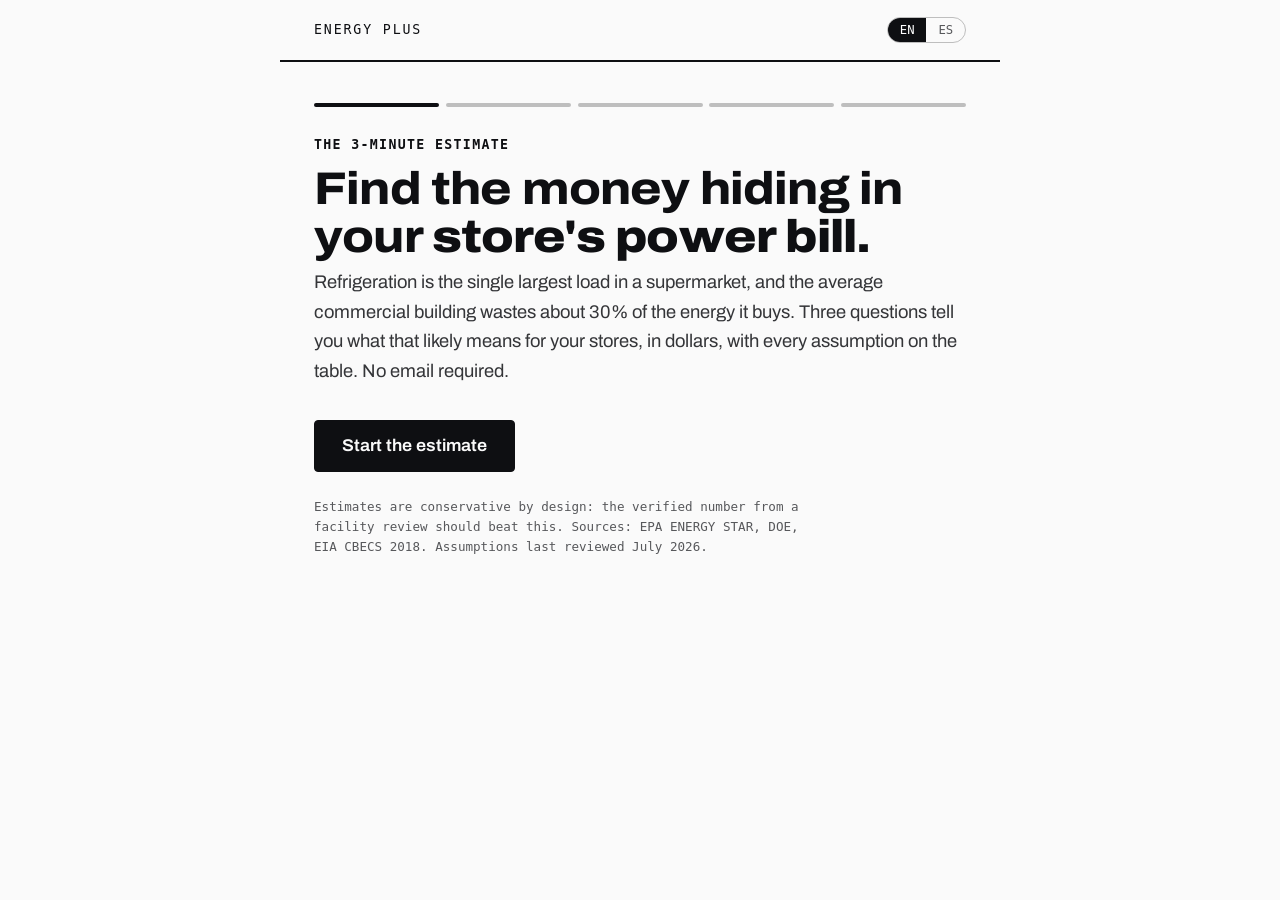
<file: calculator/index.html>
<!doctype html>
<html lang="en">
<head>
<meta charset="utf-8">
<meta name="viewport" content="width=device-width, initial-scale=1">
<title>Energy Plus — Supermarket Savings Estimator</title>
<meta name="description" content="A conservative, defensible savings range for supermarkets and grocery stores, anchored to DOE consumption data and metered results from installed sites.">
<link rel="stylesheet" href="../assets/fonts/report-fonts.css">
<style>
  :root{
    /* Field Report tokens, ported for the estimator */
    --paper:oklch(0.985 0 0);--paper-2:oklch(0.955 0 0);--rule:oklch(0.8 0 0);--rule-soft:oklch(0.9 0 0);
    --ink-fr:oklch(0.17 0.005 270);--body-fr:oklch(0.33 0.005 270);--faint:oklch(0.46 0.005 270);
    --graphite:oklch(0.17 0.006 260);--panel-ink:oklch(0.95 0.002 260);--panel-body:oklch(0.79 0.005 260);
    --amber:oklch(0.82 0.15 80);--amber-ink:oklch(0.5 0.11 70);--amber-wash:oklch(0.965 0.025 85);
    --cold:oklch(0.83 0.1 233);--cold-ink:oklch(0.52 0.1 240);
    /* remap the estimator's own roles onto the Field Report (dark theme -> paper document) */
    --bg:var(--paper);--panel:var(--paper);--panel2:var(--paper-2);--ink:var(--ink-fr);--body:var(--body-fr);--muted:var(--faint);
    --line:var(--rule-soft);--line2:var(--rule);
    --teal:var(--ink-fr);--teal-deep:var(--ink-fr);--copper:var(--ink-fr);--star:var(--amber-ink);--violet:var(--ink-fr);--green:var(--amber-ink);
    --serif:"Archivo",system-ui,sans-serif;--sans:"Archivo",system-ui,sans-serif;--mono:"Spline Sans Mono",ui-monospace,monospace;
    --t-0:.78rem;--t-1:1rem;--t-2:1.28rem;--t-3:1.64rem;--t-4:2.1rem;--t-5:2.69rem;
    --z-sticky:10;--z-toast:20;
  }
  *{box-sizing:border-box}html,body{margin:0}
  html{font-size:18px}
  body{background:var(--bg);color:var(--ink);font-family:var(--sans);line-height:1.62;-webkit-font-smoothing:antialiased}
  .shell{max-width:720px;margin:0 auto;min-height:100vh;display:flex;flex-direction:column}
  .bar{display:flex;align-items:center;justify-content:space-between;gap:1rem;padding:1rem clamp(1.1rem,4vw,2rem);border-bottom:1px solid var(--line);background:#0f1418;position:sticky;top:0;z-index:var(--z-sticky)}
  .brand{font-family:var(--mono);font-size:.78rem;letter-spacing:.14em;text-transform:uppercase;color:var(--teal)}
  .bar-right{display:flex;align-items:center;gap:.6rem}
  .demo{font-family:var(--mono);font-size:.66rem;letter-spacing:.08em;color:var(--muted);border:1px solid var(--line);border-radius:999px;padding:3px 9px}
  .lang{display:flex;border:1px solid var(--line2);border-radius:999px;overflow:hidden}
  .lang button{background:none;border:none;color:var(--muted);font-family:var(--mono);font-size:.72rem;padding:.3rem .7rem;cursor:pointer}
  .lang button.on{background:var(--teal-deep);color:#fff}
  .stage{flex:1;padding:clamp(1.3rem,5vw,2.4rem) clamp(1.1rem,4vw,2rem)}
  .steps{display:flex;gap:.4rem;margin-bottom:1.6rem}
  .dot{height:4px;flex:1;border-radius:999px;background:var(--line2);transition:background .3s,flex .4s}
  .dot.on{background:var(--teal)}
  .screen{display:none}
  .screen.active{display:block;animation:fade .34s cubic-bezier(.22,1,.36,1)}
  @keyframes fade{from{opacity:0;transform:translateY(10px)}}
  h1,h2{font-family:var(--serif);font-weight:500;letter-spacing:-.02em;line-height:1.1;text-wrap:balance;margin:0 0 .45rem}
  h1{font-size:clamp(1.8rem,5.5vw,2.69rem)}
  h2{font-size:clamp(1.4rem,4.5vw,2.1rem)}
  h1 em,h2 em{font-style:italic;color:var(--teal)}
  .lede{color:var(--body);max-width:60ch;margin:0 0 1.3rem;font-size:1.08rem;text-wrap:pretty}
  .kick{font-family:var(--mono);font-size:.78rem;letter-spacing:.1em;text-transform:uppercase;color:var(--teal);margin:0 0 .55rem}
  label.fl{display:flex;align-items:center;gap:.5rem;font-family:var(--mono);font-size:.82rem;letter-spacing:.05em;text-transform:uppercase;color:var(--muted);margin:1.4rem 0 .6rem}
  .hint{font-family:var(--mono);font-size:.78rem;color:var(--muted);margin:.45rem 0 0;line-height:1.6;max-width:64ch}
  .grid{display:grid;gap:.55rem}
  .gauto{grid-template-columns:repeat(auto-fit,minmax(200px,1fr))}
  .opt{display:flex;flex-direction:column;gap:.15rem;padding:.9rem 1rem;border:1px solid var(--line2);border-radius:11px;background:var(--panel);cursor:pointer;transition:border-color .16s,background .16s,transform .16s;text-align:left;font:inherit;color:inherit}
  .opt:hover{transform:translateY(-2px)}
  .opt:focus-visible,.chip:focus-visible,.btn:focus-visible,button:focus-visible,select:focus-visible,input:focus-visible{outline:2px solid var(--teal);outline-offset:2px}
  .opt.sel{border-color:var(--teal);background:color-mix(in srgb,var(--teal) 13%,var(--panel))}
  .opt b{font-size:1.02rem;color:var(--ink)}
  .opt span{font-family:var(--mono);font-size:.78rem;color:var(--muted)}
  select,input[type=text],input[type=number]{width:100%;background:var(--panel);color:var(--ink);border:1px solid var(--line2);border-radius:11px;padding:.8rem .95rem;font:inherit;font-size:1rem;outline:none}
  select:focus,input:focus{border-color:var(--teal)}
  select{max-width:26rem}
  .btn{display:inline-flex;align-items:center;gap:.55rem;font-family:var(--sans);font-weight:600;font-size:1rem;padding:.9rem 1.6rem;border-radius:999px;border:1px solid transparent;background:var(--ink);color:var(--bg);cursor:pointer;text-decoration:none;transition:transform .2s,background .2s;min-height:48px}
  .btn:hover{transform:translateY(-2px)}
  .btn--teal{background:var(--teal-deep);color:#fff}
  .btn--ghost{background:none;border-color:var(--line2);color:var(--body)}
  .btn[disabled]{opacity:.4;cursor:not-allowed;transform:none}
  .actions{margin-top:2rem;display:flex;gap:.8rem;flex-wrap:wrap;align-items:center}
  .back{background:none;border:none;color:var(--muted);font-family:var(--mono);font-size:.8rem;cursor:pointer;padding:.5rem 0;min-height:44px}
  .back:hover{color:var(--body)}
  .chip{padding:.55rem .95rem;border:1px solid var(--line2);border-radius:999px;background:var(--panel);color:var(--body);cursor:pointer;font:inherit;font-size:.92rem;transition:border-color .16s,background .16s;min-height:44px}
  .chip.sel{border-color:var(--teal);color:var(--teal);background:color-mix(in srgb,var(--teal) 12%,transparent)}
  .chips{display:flex;gap:.45rem;flex-wrap:wrap}
  .factoid{border:1px solid var(--line);border-radius:12px;background:var(--panel);padding:.95rem 1.1rem;margin-top:1.1rem;color:var(--body);font-size:.95rem;line-height:1.6;max-width:62ch}
  .factoid b{color:var(--ink)}
  .factoid .src{display:block;font-family:var(--mono);font-size:.72rem;color:var(--muted);margin-top:.4rem}
  .insight-line{margin-top:1.1rem;font-family:var(--serif);font-size:var(--t-2);line-height:1.4;color:var(--ink);max-width:56ch}
  .insight-line b{color:var(--teal);font-variant-numeric:tabular-nums}
  .resume-chip{display:none;margin:1rem 0 0;border:1px solid color-mix(in srgb,var(--star) 35%,transparent);background:color-mix(in srgb,var(--star) 7%,transparent);border-radius:12px;padding:.8rem 1rem;font-size:.92rem;color:var(--body)}
  .resume-chip.show{display:flex;gap:.8rem;align-items:center;justify-content:space-between;flex-wrap:wrap}
  .resume-chip button{background:none;border:1px solid var(--line2);border-radius:999px;color:var(--star);font:inherit;font-size:.85rem;padding:.4rem .9rem;cursor:pointer;min-height:40px}
  /* results ledger: elevated, brighter than everything else */
  .ledger{border:1px solid color-mix(in srgb,var(--teal) 32%,transparent);border-radius:16px;background:linear-gradient(180deg,color-mix(in srgb,var(--teal) 6%,var(--panel)) 0%,var(--panel) 60%);box-shadow:0 18px 44px -22px rgba(0,0,0,.7);overflow:hidden}
  .lrow{border-bottom:1px solid var(--line)}
  .lrow-main{display:grid;grid-template-columns:1fr auto auto;align-items:center;gap:.7rem;padding:.85rem 1.1rem}
  .lrow-name{display:flex;flex-direction:column;min-width:0}
  .lrow-name b{font-size:.98rem;color:var(--ink)}
  .lrow-name .sub{font-family:var(--mono);font-size:.74rem;color:var(--muted)}
  .lrow-val{font-family:var(--serif);font-size:1.15rem;color:var(--ink);font-variant-numeric:tabular-nums;letter-spacing:-.01em;white-space:nowrap}
  .lrow.off .lrow-val{color:var(--muted);font-size:.9rem;font-family:var(--mono)}
  .lrow-ctl{display:flex;align-items:center;gap:.35rem}
  .tgl{width:40px;height:23px;border-radius:999px;background:var(--line2);border:none;position:relative;cursor:pointer;transition:background .2s;flex:none}
  .tgl::after{content:'';position:absolute;top:3px;left:3px;width:17px;height:17px;border-radius:50%;background:#fff;transition:left .2s}
  .tgl.on{background:var(--teal-deep)}
  .tgl.on::after{left:20px}
  .how-btn{background:none;border:none;color:var(--muted);font-family:var(--mono);font-size:.9rem;cursor:pointer;padding:.35rem .45rem;transition:color .16s,transform .2s;min-width:36px;min-height:36px}
  .how-btn:hover{color:var(--teal)}
  .lrow.expanded .how-btn{transform:rotate(90deg);color:var(--teal)}
  .how{display:none;padding:.2rem 1.1rem 1rem;color:var(--body);font-size:.92rem;line-height:1.6}
  .lrow.expanded .how{display:block}
  .how .src{font-family:var(--mono);font-size:.72rem;color:var(--muted);display:block;margin-top:.35rem}
  .how .adj{display:inline-flex;align-items:center;gap:.4rem;margin-top:.55rem}
  .how .adj input{width:5.2rem;padding:.4rem .6rem;text-align:right;font-family:var(--mono);font-size:.88rem}
  .how .adj .u{font-family:var(--mono);font-size:.78rem;color:var(--muted)}
  .ltotal{display:flex;justify-content:space-between;align-items:baseline;gap:1rem;padding:1.15rem;background:var(--panel2);flex-wrap:wrap}
  .ltotal-lbl{font-family:var(--mono);font-size:.78rem;letter-spacing:.06em;text-transform:uppercase;color:var(--muted)}
  .ltotal-v{font-family:var(--serif);font-size:clamp(1.9rem,6vw,2.69rem);color:var(--star);font-variant-numeric:tabular-nums;line-height:1;letter-spacing:-.02em}
  .lpct{width:100%;font-family:var(--mono);font-size:.78rem;color:var(--muted)}
  .cap-note{padding:.6rem 1.15rem .9rem;background:var(--panel2);font-family:var(--mono);font-size:.72rem;color:var(--muted)}
  /* horizon + portfolio */
  .horizon{display:grid;grid-template-columns:repeat(auto-fit,minmax(170px,1fr));gap:.55rem;margin-top:.7rem}
  .hz{border:1px solid var(--line);border-radius:12px;background:var(--panel);padding:.85rem .95rem;text-align:center}
  .hz .v{font-family:var(--serif);font-size:1.3rem;color:var(--ink);font-variant-numeric:tabular-nums}
  .hz .l{font-family:var(--mono);font-size:.74rem;color:var(--body);margin-top:.3rem}
  .hz .ls{font-family:var(--mono);font-size:.68rem;color:var(--muted);margin-top:.15rem;line-height:1.4}
  .esc-note{font-family:var(--mono);font-size:.72rem;color:var(--muted);margin-top:.5rem;line-height:1.55;max-width:64ch}
  .bene{display:grid;grid-template-columns:repeat(auto-fit,minmax(160px,1fr));gap:.55rem;margin-top:1.4rem}
  .be{border:1px solid var(--line);border-radius:12px;background:var(--panel);padding:.85rem;text-align:center}
  .be .bev{display:block;font-family:var(--serif);font-size:1.35rem;color:var(--teal);line-height:1.1}
  .be .bel{display:block;font-family:var(--mono);font-size:.72rem;color:var(--muted);margin-top:.35rem;line-height:1.4}
  /* signature visual */
  .sig{margin-top:1.8rem;border:1px solid var(--line);border-radius:16px;background:#0f1418;padding:1.2rem 1.2rem 1rem;overflow:hidden}
  .sig h3{font-family:var(--serif);font-weight:500;font-size:var(--t-2);margin:0 0 .3rem}
  .sig p{color:var(--body);font-size:.92rem;margin:.3rem 0 .9rem;max-width:62ch}
  .sigrow{display:grid;grid-template-columns:1fr 1fr;gap:.8rem}
  @media(max-width:540px){.sigrow{grid-template-columns:1fr}}
  .sigcol{text-align:center}
  .sigcol .cap{font-family:var(--mono);font-size:.72rem;letter-spacing:.06em;text-transform:uppercase;margin-top:.4rem}
  .sigcol.clean .cap{color:var(--teal)}
  .sigcol.dirty .cap{color:var(--copper)}
  .sigcol .meter{font-family:var(--mono);font-size:.78rem;color:var(--body);margin-top:.2rem}
  .wave-clean{stroke-dasharray:6 0;animation:waveflow 3.2s linear infinite}
  .wave-dirty{animation:waveflow 3.2s linear infinite}
  @keyframes waveflow{to{stroke-dashoffset:-40}}
  .glow{animation:heatglow 2.6s ease-in-out infinite}
  @keyframes heatglow{0%,100%{opacity:.35}50%{opacity:.95}}
  .sig-same{font-family:var(--mono);font-size:.78rem;color:var(--star);text-align:center;margin-top:.9rem}
  /* hidden cost + equipment */
  .hiddenbox{margin-top:1.8rem;border:1px solid color-mix(in srgb,var(--teal) 30%,transparent);background:color-mix(in srgb,var(--teal) 6%,transparent);border-radius:16px;padding:1.15rem 1.2rem}
  .hiddenbox .hl{font-family:var(--serif);font-size:var(--t-2);margin:0 0 .6rem}
  .hiddenbox .hv{display:flex;justify-content:space-between;align-items:baseline;gap:1rem;flex-wrap:wrap}
  .hiddenbox .hv b{font-size:1rem}
  .hiddenbox .hv .v{font-family:var(--serif);font-size:1.5rem;color:var(--teal);font-variant-numeric:tabular-nums}
  .hiddenbox p{color:var(--body);font-size:.92rem;margin:.6rem 0 0;max-width:64ch}
  .eqchips{display:flex;gap:.45rem;flex-wrap:wrap;margin-top:.8rem}
  .eqchip{font-family:var(--mono);font-size:.74rem;color:var(--body);border:1px solid var(--line2);border-radius:999px;padding:.35rem .8rem}
  /* costs: quiet rules, no card chrome */
  .costs{margin-top:1.8rem}
  .costs h3{font-family:var(--serif);font-weight:500;font-size:var(--t-2);margin:0 0 .2rem}
  .costs .cl{color:var(--body);font-size:.95rem;margin:.2rem 0 .6rem}
  .costlist{list-style:none;margin:0;padding:0}
  .costlist li{padding:.8rem 0;border-bottom:1px solid var(--line);color:var(--body);font-size:.95rem;line-height:1.6}
  .costlist li strong{color:var(--copper);font-family:var(--serif);font-weight:500;white-space:nowrap;font-variant-numeric:tabular-nums}
  /* takeaway row */
  .takeaway{display:flex;gap:.7rem;flex-wrap:wrap;margin-top:1.8rem}
  .fit-line{margin-top:1.2rem;font-size:.95rem;color:var(--body)}
  .fit-line b{color:var(--star)}
  /* booking */
  .expect{border:1px solid var(--line);border-radius:14px;background:var(--panel);padding:1.1rem 1.2rem;margin:1.2rem 0}
  .expect ol{margin:.4rem 0 0;padding-left:1.2rem;color:var(--body);font-size:.95rem;line-height:1.7}
  .expect .bring{margin-top:.8rem;font-size:.9rem;color:var(--star)}
  .fine{font-family:var(--mono);font-size:.74rem;color:var(--muted);margin-top:1.5rem;max-width:64ch;line-height:1.6}
  .fine a{color:var(--muted)}
  .toast{position:fixed;left:50%;bottom:1.2rem;transform:translateX(-50%) translateY(8px);background:var(--panel2);border:1px solid var(--line2);border-radius:999px;color:var(--ink);font-size:.9rem;padding:.6rem 1.2rem;opacity:0;pointer-events:none;transition:opacity .25s,transform .25s;z-index:var(--z-toast)}
  .toast.show{opacity:1;transform:translateX(-50%) translateY(0)}
  .sr-only{position:absolute;width:1px;height:1px;margin:-1px;padding:0;overflow:hidden;clip:rect(0 0 0 0);white-space:nowrap;border:0}
  @media(prefers-reduced-motion:reduce){
    .screen.active{animation:none}
    .opt:hover,.btn:hover,.band-btn:hover{transform:none}
    .wave-clean,.wave-dirty,.glow{animation:none}
  }
  /* ---------- one-pager print (flyer layout) ---------- */
  #onepager{display:none}
  @media print{
    @page{margin:.55in}
    body{background:#fff;color:#131b1e}
    .shell,.toast{display:none!important}
    #onepager{display:block;font-family:"Archivo",Arial,sans-serif;color:#131b1e;line-height:1.45}
    #onepager *{-webkit-print-color-adjust:exact;print-color-adjust:exact}
    .op-band{background:#14151a;color:#fff;padding:12pt 16pt;border-radius:6pt;display:flex;justify-content:space-between;align-items:baseline;gap:10pt;flex-wrap:wrap}
    .op-band .b1{font-family:"Spline Sans Mono",monospace;font-size:10pt;letter-spacing:2.5pt;text-transform:uppercase}
    .op-band .b2{font-size:8.5pt;opacity:.9}
    .op-hero{padding:16pt 2pt 12pt;border-bottom:2.5pt solid #14151a;page-break-inside:avoid}
    .op-hero .oph-lbl{font-family:"Spline Sans Mono",monospace;font-size:8pt;letter-spacing:1.8pt;text-transform:uppercase;color:#14151a}
    .op-hero .oph-range{font-family:"Archivo",Georgia,sans-serif;font-weight:500;font-size:31pt;letter-spacing:-.5pt;margin:3pt 0 1pt;font-variant-numeric:tabular-nums}
    .op-hero .oph-range small{font-size:12pt;color:#555;letter-spacing:0}
    .op-hero .oph-sub{font-size:9.5pt;color:#444}
    .op-meta{display:flex;gap:16pt;flex-wrap:wrap;padding:9pt 2pt;border-bottom:1pt solid #c9d1d0;font-size:9.5pt;page-break-inside:avoid}
    .op-meta div{min-width:70pt}
    .op-meta b{display:block;font-family:"Spline Sans Mono",monospace;font-weight:400;font-size:6.5pt;text-transform:uppercase;letter-spacing:1.2pt;color:#78827f;margin-bottom:1pt}
    .op-cols{display:flex;gap:20pt;padding:12pt 2pt 4pt;align-items:flex-start}
    .op-cols .c1{flex:1.45}.op-cols .c2{flex:1}
    #onepager table{width:100%;border-collapse:collapse;font-size:9pt;page-break-inside:avoid}
    #onepager th{font-family:"Spline Sans Mono",monospace;font-weight:400;font-size:6.5pt;text-transform:uppercase;letter-spacing:1pt;color:#78827f;text-align:left;padding:0 4pt 4pt 0;border-bottom:1.5pt solid #131b1e}
    #onepager td{padding:5pt 4pt 5pt 0;border-bottom:.75pt solid #d7dedd;vertical-align:baseline}
    #onepager td.num{text-align:right;white-space:nowrap;font-family:"Archivo",Georgia,sans-serif;font-size:10.5pt;font-variant-numeric:tabular-nums}
    #onepager td .basis{display:block;font-size:7pt;color:#78827f;line-height:1.35;margin-top:1pt}
    .op-hz-cap{font-family:"Spline Sans Mono",monospace;font-size:6.5pt;letter-spacing:1.2pt;text-transform:uppercase;color:#14151a;margin:0 0 4pt}
    .op-note{font-size:7.5pt;color:#555;line-height:1.5;margin-top:8pt}
    .op-cta{margin-top:12pt;border:1.5pt solid #14151a;border-radius:6pt;padding:9pt 12pt;font-size:10.5pt;color:#14151a;font-weight:600;page-break-inside:avoid}
    .op-cta small{display:block;font-weight:400;font-size:8pt;color:#444;margin-top:2pt}
    .op-src{font-family:"Spline Sans Mono",monospace;font-size:6.5pt;color:#78827f;margin-top:9pt;line-height:1.6}
  }
  /* ==================== FIELD REPORT SKIN (override layer) ==================== */
  html{font-size:17px}
  body{background-color:var(--paper);color:var(--body);font-family:var(--sans);line-height:1.6}
  h1,h2{font-family:var(--sans);font-weight:780;font-stretch:112%;letter-spacing:-.018em;line-height:1.05;color:var(--ink)}
  h1 em,h2 em{font-style:normal;color:var(--ink);font-weight:840}
  .kick{color:var(--ink);font-weight:600}
  .brand{color:var(--ink)}
  .bar{background:var(--paper);border-bottom:2px solid var(--ink)}
  .dot{background:var(--rule)}.dot.on{background:var(--ink)}
  /* controls: solid rectangles, not pills */
  .btn{border-radius:4px;background:var(--ink);color:var(--paper);border:1px solid var(--ink);font-weight:620;font-stretch:104%}
  .btn--teal{background:var(--ink);color:var(--paper)}
  .btn--ghost{background:none;border-color:var(--rule);color:var(--body)}
  .btn:hover{transform:translateY(-1px)}
  .opt,.chip,select,input[type=text],input[type=number],.how .adj input,.factoid,.expect,.resume-chip,.hz,.be,.sig,.hiddenbox,.ledger,.eqchip,.toast{border-radius:4px}
  .opt{border-color:var(--rule)}
  .opt.sel{border-color:var(--ink);background:var(--paper-2)}
  .opt b{color:var(--ink)}
  .chip{border-color:var(--rule)}
  .chip.sel{border-color:var(--ink);color:var(--ink);background:var(--paper-2)}
  select,input[type=text],input[type=number]{border-color:var(--rule)}
  select:focus,input:focus,.opt:hover{border-color:var(--ink)}
  .opt:focus-visible,.chip:focus-visible,.btn:focus-visible,button:focus-visible,select:focus-visible,input:focus-visible{outline:2px solid var(--amber-ink);outline-offset:2px}
  /* value figures wear mono; verified totals wear the one amber signal */
  .lrow-val,.hz .v,.be .bev,.hiddenbox .hv .v,.insight-line b,.op-hero .oph-range,#onepager td.num{font-family:var(--mono)}
  .lrow-val{color:var(--ink)}
  .insight-line{font-family:var(--sans)}
  .ledger{border-color:var(--rule);background:var(--paper);box-shadow:0 1px 2px oklch(0.17 0.005 270/.05),0 22px 48px -34px oklch(0.17 0.005 270/.45)}
  .lrow{border-color:var(--rule-soft)}
  .ltotal{background:var(--paper-2)}
  .ltotal-v{font-family:var(--mono);color:var(--amber-ink)}
  .cap-note{background:var(--paper-2);color:var(--faint)}
  .insight-line b,.be .bev,.hiddenbox .hv .v,.fit-line b,.sig-same{color:var(--amber-ink)}
  .costlist li strong{color:var(--ink);font-family:var(--mono);font-weight:600}
  .costlist li{border-color:var(--rule-soft)}
  .tgl{background:var(--rule)}.tgl.on{background:var(--ink)}
  .how-btn:hover,.lrow.expanded .how-btn{color:var(--ink)}
  /* the "always included" harmonization box: the guarantee-plate treatment */
  .hiddenbox{border:1px solid var(--amber-ink);background:var(--amber-wash)}
  .hiddenbox .hv .v{color:var(--amber-ink)}
  /* the signature comparison sits on a light instrument panel */
  .sig{background:var(--paper-2);border-color:var(--rule)}
  .sigcol.clean .cap{color:var(--ink)}
  .sigcol.dirty .cap{color:var(--faint)}
  .factoid{border-color:var(--rule)}.factoid b{color:var(--ink)}
  .resume-chip{border-color:var(--amber-ink)!important;background:var(--amber-wash)!important}
  .resume-chip button{color:var(--amber-ink);border-color:var(--rule)}
  .toast{background:var(--ink);color:var(--paper);border-color:var(--ink)}
  a{color:var(--ink)}
  .fine a{color:var(--faint)}
</style>
</head>
<body>
<div class="shell">
  <div class="bar">
    <span class="brand">Energy Plus</span>
    <div class="bar-right">
      <div class="lang" role="group" aria-label="Language">
        <button id="lang-en" class="on" onclick="setLang('en')">EN</button>
        <button id="lang-es" onclick="setLang('es')">ES</button>
      </div>
    </div>
  </div>
  <div class="stage">
    <div class="steps" id="steps" aria-hidden="true"></div>

    <!-- 0 · intro -->
    <section class="screen active" data-s="0" aria-labelledby="h0">
      <p class="kick" data-t="kick0">The 3-minute estimate</p>
      <h1 id="h0" tabindex="-1" data-t="h0">Find the money hiding in your <em>store's power bill</em>.</h1>
      <p class="lede" data-t="lede0">Refrigeration is the single largest load in a supermarket, and the average commercial building wastes about 30% of the energy it buys. Three questions tell you what that likely means for your stores, in dollars, with every assumption on the table. No email required.</p>
      <div class="resume-chip" id="resume">
        <span id="resume-txt"></span>
        <button onclick="resumeSaved()" data-t="resumeBtn">Resume</button>
      </div>
      <div class="actions">
        <button class="btn btn--teal" onclick="go(1)" data-t="start">Start the estimate</button>
      </div>
      <p class="fine" data-t="fine0">Estimates are conservative by design: the verified number from a facility review should beat this. Sources: EPA ENERGY STAR, DOE, EIA CBECS 2018. Assumptions last reviewed July 2026.</p>
    </section>

    <!-- 1 · state -->
    <section class="screen" data-s="1" aria-labelledby="h1s">
      <h2 id="h1s" tabindex="-1" data-t="h1">Where is the facility?</h2>
      <p class="lede" data-t="lede1">Rates, climate, and your right to shop your rate all depend on the state.</p>
      <label class="fl" for="region" data-t="lblState">State</label>
      <select id="region" onchange="pickState(this.value)"></select>
      <div class="factoid" id="state-factoid" style="display:none"></div>
      <div class="actions">
        <button class="btn" id="toFac" disabled onclick="go(3)" data-t="next">Continue</button>
        <button class="back" onclick="go(0)" data-t="back">&larr; Back</button>
      </div>
    </section>


    <!-- 3 · spend + bill + heat -->
    <section class="screen" data-s="3" aria-labelledby="h3s">
      <h2 id="h3s" tabindex="-1" data-t="h3">What does a month of electricity cost you?</h2>
      <p class="lede" data-t="lede3">Closest band is fine. If you have a bill nearby, thirty extra seconds makes the estimate noticeably sharper.</p>
      <div class="grid gauto" id="band-grid"></div>
      <div class="factoid" id="benchmark" style="display:none"></div>
      <label class="fl" data-t="lblHeat">How does the facility heat?</label>
      <div class="chips" id="heat-chips"></div>
      <div class="actions">
        <button class="btn btn--teal" id="toResults" disabled onclick="go(4)" data-t="seeNumber">Show my number</button>
        <button class="back" onclick="go(1)" data-t="back">&larr; Back</button>
      </div>
    </section>

    <!-- 4 · results -->
    <section class="screen" data-s="4" aria-labelledby="h4s">
      <p class="kick" data-t="kick4">Your conservative range</p>
      <h2 id="h4s" tabindex="-1" data-t="h4">Here is what your bill is likely hiding.</h2>
      <p class="assump lede" id="assump" style="font-family:var(--mono);font-size:.82rem;color:var(--muted);max-width:none"></p>
      <div class="ledger" id="ledger"></div>
      <div class="sr-only" role="status" aria-live="polite" id="live-total"></div>
      <label class="fl" data-t="lblCount">How many facilities do you operate?</label>
      <div class="chips" id="count-chips"></div>
      <p class="fit-line" id="fit-line"></p>
      <label class="fl" data-t="lblHorizon">If rates keep climbing</label>
      <div class="horizon">
        <div class="hz"><div class="v" id="hz1">$0</div><div class="l" data-t="hz1l">This year</div><div class="ls" data-t="hz1s">at today's rates</div></div>
        <div class="hz"><div class="v" id="hz5">$0</div><div class="l" data-t="hz5l">5-year total</div><div class="ls" data-t="hzs">cumulative, with rate escalation</div></div>
        <div class="hz"><div class="v" id="hz10">$0</div><div class="l" data-t="hz10l">10-year total</div><div class="ls" data-t="hzs">cumulative, with rate escalation</div></div>
      </div>
      <p class="esc-note" id="esc-note"></p>
      <div class="bene">
        <div class="be"><span class="bev" data-t="be1v">up to 40%</span><span class="bel" data-t="be1l">lower maintenance, measured at one installed site (Gazelle Industries)</span></div>
        <div class="be"><span class="bev" data-t="be2v">5–15 yrs</span><span class="bel" data-t="be2l">added equipment life from clean power and soft starts</span></div>
        <div class="be"><span class="bev" data-t="be3v">30–40%</span><span class="bel" data-t="be3l">of equipment downtime is tied to power quality (industry estimates)</span></div>
      </div>
      <div class="sig">
        <h3 data-t="sigH">Same meter reading. Different building.</h3>
        <p id="sig-p" data-t="sigP">Modern equipment draws power in irregular pulses that distort the current on every circuit. Part of that power becomes waste heat in your own wiring before it does any work, your demand peaks run higher, and everything downstream runs hot.</p>
        <div class="sigrow">
          <div class="sigcol clean">
            <svg viewBox="0 0 260 90" aria-label="Clean power: smooth wave, equipment running cool" role="img">
              <path class="wave-clean" d="M5 45 C 25 15, 45 15, 65 45 S 105 75, 125 45 S 165 15, 185 45 S 225 75, 245 45" stroke="#14151a" stroke-width="2.5" fill="none" stroke-dasharray="8 4"/>
              <rect x="105" y="62" width="50" height="22" rx="4" fill="none" stroke="rgba(20,21,26,.3)" stroke-width="1.5"/>
              <circle cx="130" cy="73" r="6" fill="none" stroke="#14151a" stroke-width="1.5"/>
            </svg>
            <div class="cap" data-t="sigClean">Clean power</div>
            <div class="meter" data-t="sigMeter1">Meter reads 100 kWh</div>
          </div>
          <div class="sigcol dirty">
            <svg viewBox="0 0 260 90" aria-label="Distorted power: jagged wave, equipment running hot" role="img">
              <path class="wave-dirty" d="M5 45 C 15 20, 22 70, 32 38 S 48 12, 58 55 S 74 78, 84 30 S 100 10, 110 52 S 126 80, 136 35 S 152 14, 162 58 S 178 74, 188 32 S 204 12, 214 50 S 234 72, 245 42" stroke="#767b82" stroke-width="2.5" fill="none" stroke-dasharray="8 4"/>
              <rect x="105" y="62" width="50" height="22" rx="4" fill="none" stroke="rgba(20,21,26,.3)" stroke-width="1.5"/>
              <circle cx="130" cy="73" r="6" fill="none" stroke="#767b82" stroke-width="1.5"/>
              <circle class="glow" cx="130" cy="73" r="11" fill="none" stroke="#767b82" stroke-width="1"/>
            </svg>
            <div class="cap" data-t="sigDirty">With distortion</div>
            <div class="meter" data-t="sigMeter2">Meter reads 100 kWh</div>
          </div>
        </div>
        <p class="sig-same" data-t="sigSame">= SAME BILL · but heat, higher peaks, and early equipment failure on the right</p>
      </div>
      <div class="hiddenbox">
        <p class="hl" id="hidden-lead"></p>
        <div class="hv"><b data-t="hiddenLbl">Wasted through distortion today</b><span class="v" id="v-harmo">$0</span></div>
        <p id="hidden-p" data-t="hiddenP">Cleaning it is the one lever that is always included, and the figures are calibrated to metered results where we have installed; other facility types use estimates you can adjust above.</p>
        <div class="eqchips" id="eqchips"></div>
      </div>
      <div class="costs">
        <h3 data-t="costsH">What early failure costs in a facility like yours</h3>
        <p class="cl" id="costs-lede"></p>
        <ul class="costlist" id="costlist"></ul>
      </div>
      <div class="takeaway">
        <button class="btn btn--ghost" onclick="printOnePager()" data-t="printBtn">Print the one-pager</button>
        <button class="btn btn--ghost" onclick="copyLink()" data-t="copyBtn">Copy a link to this estimate</button>
      </div>
      <div class="actions">
        <button class="btn btn--teal" onclick="go(5)" data-t="toBook">Confirm it on a 22-minute review</button>
        <button class="back" onclick="go(3)" data-t="back">&larr; Back</button>
      </div>
      <p class="fine" data-t="fine4">Illustrative estimate from the inputs you gave. Not a quote. Streams are estimated independently and can overlap at the top of the range, so the ceiling is an "up to" figure. Real savings and any incentives your project qualifies for are confirmed on the facility review, and the diagnosis is on us. Assumptions last reviewed July 2026.</p>
    </section>

    <!-- 5 · book -->
    <section class="screen" data-s="5" aria-labelledby="h5s">
      <p class="kick" data-t="kick5">The next 22 minutes</p>
      <h2 id="h5s" tabindex="-1" data-t="h5">Turn the estimate into your number.</h2>
      <p class="lede" data-t="lede5">A 22-Minute Facility Review is a phone call with an engineer, not a sales pitch. Your inputs and this estimate arrive with the booking, so the call starts where this page ends.</p>
      <div class="expect">
        <ol>
          <li data-t="ex1">We walk this estimate line by line against your actual bill and rate structure.</li>
          <li data-t="ex2">You learn which levers are real for your building and which are not, with the math shown.</li>
          <li data-t="ex3">If it holds up, we scope the no-upfront-cost path. If it does not, you keep the analysis.</li>
        </ol>
        <p class="bring" data-t="exBring">Have one recent electric bill handy. That is all you need.</p>
      </div>
      <div class="actions">
        <a class="btn btn--teal" id="book-link" href="#" target="_blank" rel="noopener" data-t="bookBtn">Pick a time</a>
        <button class="back" onclick="go(4)" data-t="back">&larr; Back</button>
      </div>
      <p class="fine" data-t="fine5">No obligation. Energy Plus is an Independent Energy Solutions Partner with no vendor incentive to inflate these figures.</p>
    </section>
  </div>
</div>
<div class="toast" id="toast" role="status"></div>
<div id="onepager"></div>
<script>
/* ============ Energy Plus Savings Estimator — engine constants corrected July 2026 ============ */
"use strict";
/* ---- corrected engine constants (parity with original-engine.html, July 2026) ---- */
var STATE_COOL={"Alabama":65,"Alaska":22,"Arizona":80,"Arkansas":65,"California":50,"Colorado":35,"Connecticut":35,"Delaware":50,"District of Columbia":50,"Florida":80,"Georgia":65,"Hawaii":80,"Idaho":22,"Illinois":35,"Indiana":35,"Iowa":35,"Kansas":50,"Kentucky":50,"Louisiana":80,"Maine":22,"Maryland":50,"Massachusetts":35,"Michigan":22,"Minnesota":22,"Mississippi":65,"Missouri":50,"Montana":22,"Nebraska":35,"Nevada":65,"New Hampshire":22,"New Jersey":35,"New Mexico":65,"New York":35,"North Carolina":65,"North Dakota":22,"Ohio":35,"Oklahoma":65,"Oregon":50,"Pennsylvania":35,"Rhode Island":35,"South Carolina":65,"South Dakota":22,"Tennessee":65,"Texas":80,"Utah":35,"Vermont":22,"Virginia":50,"Washington":50,"West Virginia":50,"Wisconsin":22,"Wyoming":22};
var STATE_ABBR={"Alabama":"AL","Alaska":"AK","Arizona":"AZ","Arkansas":"AR","California":"CA","Colorado":"CO","Connecticut":"CT","Delaware":"DE","District of Columbia":"DC","Florida":"FL","Georgia":"GA","Hawaii":"HI","Idaho":"ID","Illinois":"IL","Indiana":"IN","Iowa":"IA","Kansas":"KS","Kentucky":"KY","Louisiana":"LA","Maine":"ME","Maryland":"MD","Massachusetts":"MA","Michigan":"MI","Minnesota":"MN","Mississippi":"MS","Missouri":"MO","Montana":"MT","Nebraska":"NE","Nevada":"NV","New Hampshire":"NH","New Jersey":"NJ","New Mexico":"NM","New York":"NY","North Carolina":"NC","North Dakota":"ND","Ohio":"OH","Oklahoma":"OK","Oregon":"OR","Pennsylvania":"PA","Rhode Island":"RI","South Carolina":"SC","South Dakota":"SD","Tennessee":"TN","Texas":"TX","Utah":"UT","Vermont":"VT","Virginia":"VA","Washington":"WA","West Virginia":"WV","Wisconsin":"WI","Wyoming":"WY"};
/* item 8: state commercial rates, approximate EIA averages, cents/kWh. Refresh annually from EIA Electric Power Monthly Table 5.6.A. */
var STATE_RATE={"Alabama":13.2,"Alaska":21.5,"Arizona":12.5,"Arkansas":10.5,"California":28.0,"Colorado":12.0,"Connecticut":22.5,"Delaware":12.5,"District of Columbia":16.5,"Florida":12.0,"Georgia":12.0,"Hawaii":39.0,"Idaho":9.5,"Illinois":11.5,"Indiana":13.0,"Iowa":10.5,"Kansas":11.5,"Kentucky":11.5,"Louisiana":11.0,"Maine":17.5,"Maryland":14.5,"Massachusetts":22.5,"Michigan":13.5,"Minnesota":12.5,"Mississippi":12.0,"Missouri":10.5,"Montana":11.5,"Nebraska":10.0,"Nevada":11.5,"New Hampshire":19.5,"New Jersey":15.5,"New Mexico":11.0,"New York":18.5,"North Carolina":10.5,"North Dakota":9.5,"Ohio":11.0,"Oklahoma":9.5,"Oregon":11.5,"Pennsylvania":12.5,"Rhode Island":21.0,"South Carolina":11.5,"South Dakota":10.5,"Tennessee":11.5,"Texas":9.5,"Utah":10.0,"Vermont":17.5,"Virginia":11.5,"Washington":10.5,"West Virginia":11.5,"Wisconsin":12.5,"Wyoming":9.5};
var ESC_TIER={"California":1,"Hawaii":1,"Massachusetts":1,"New York":1,"New Jersey":1,"Connecticut":1,"Maryland":2,"District of Columbia":2,"Illinois":2,"Pennsylvania":2,"Texas":2,"Virginia":2,"Rhode Island":2,"New Hampshire":2,"Maine":2,"Delaware":2,"Vermont":2,"Washington":4,"Idaho":4,"Montana":4,"North Dakota":4,"South Dakota":4,"Nebraska":4,"Wyoming":4};
var ESC_DATA={1:{range:"4–6%",rate:0.045},2:{range:"3–4%",rate:0.035},3:{range:"2–3%",rate:0.025},4:{range:"1–2%",rate:0.018}};
var DEREG={"Connecticut":1,"Delaware":1,"Illinois":1,"Maine":1,"Maryland":1,"Massachusetts":1,"Michigan":1,"New Hampshire":1,"New Jersey":1,"New York":1,"Ohio":1,"Pennsylvania":1,"Rhode Island":1,"Texas":1,"District of Columbia":1};
var OUTDOOR={cold:{f:.01,c:.03},super:{f:.02,c:.05},cstore:{f:.08,c:.15},hotel:{f:.04,c:.09},health:{f:.03,c:.07},fitness:{f:.03,c:.07},edu:{f:.05,c:.10},multi:{f:.05,c:.10},qsr:{f:.04,c:.08},office:{f:.05,c:.10},retail:{f:.06,c:.12},mixed:{f:.04,c:.08},whse:{f:.06,c:.12},ind:{f:.03,c:.07},datactr:{f:.01,c:.03},research:{f:.02,c:.05}};
var HEATC={heatpump:.50,resistance:.70}; /* corrected ceilings, July 2026 */
var COOL_FLOOR=.15,COOL_CEIL=.55,CEIL_CAP=.45; /* item 7: soft total-ceiling cap at 45% of bill */
var MOTOR={ind:{ms:.55},cold:{ms:.50},whse:{ms:.40},health:{ms:.30}};
/* Ordered by HVAC/cooling share of the bill, highest to lowest.
   Data center corrected Jul 2026: cooling in a typical PUE ~1.4-1.6 facility runs
   30 to 40% of load; the old 10% badly understated it. mLo/mHi are monthly spend
   bounds per type (from the engine's annual slider ranges) that size the bands. */
var FAC=[
 {k:"cold",share:.70,harmo:.13,coolmin:98,sq:3.20,mLo:4200,mHi:420000},
 {k:"super",share:.55,harmo:.09,coolmin:95,sq:8.00,mLo:5000,mHi:210000},
 {k:"health",share:.45,harmo:.12,coolmin:0,sq:4.50,mLo:10000,mHi:1000000},
 {k:"hotel",share:.45,harmo:.08,coolmin:0,sq:3.50,mLo:5000,mHi:420000},
 {k:"cstore",share:.45,harmo:.09,coolmin:85,sq:10.00,mLo:1250,mHi:21000},
 {k:"multi",share:.45,harmo:.08,coolmin:0,sq:1.40,mLo:2000,mHi:250000},
 {k:"edu",share:.45,harmo:.09,coolmin:0,sq:2.50,mLo:2000,mHi:1250000},
 {k:"fitness",share:.45,harmo:.13,coolmin:0,sq:3.20,mLo:2000,mHi:50000},
 {k:"office",share:.40,harmo:.09,coolmin:0,sq:2.80,mLo:2000,mHi:330000},
 {k:"retail",share:.40,harmo:.09,coolmin:0,sq:2.60,mLo:2000,mHi:250000},
 {k:"qsr",share:.40,harmo:.09,coolmin:85,sq:5.50,mLo:1000,mHi:25000},
 {k:"datactr",share:.35,harmo:.18,coolmin:98,sq:2.50,mLo:16000,mHi:4200000},
 {k:"mixed",share:.35,harmo:.08,coolmin:0,sq:2.00,mLo:2000,mHi:330000},
 {k:"research",share:.30,harmo:.14,coolmin:0,sq:2.50,mLo:8000,mHi:1650000},
 {k:"whse",share:.20,harmo:.09,coolmin:0,sq:1.00,mLo:2000,mHi:165000},
 {k:"ind",share:.15,harmo:.13,coolmin:0,sq:4.50,mLo:4200,mHi:1650000}
];
var COUNTS=[["one",1,1],["2to4",2,4],["5to9",5,9],["10to19",10,19],["20plus",20,20]];
var EQUIP={cold:["Compressor racks","Evaporator fan arrays","VFD condensers"],super:["Rack refrigeration","Rooftop HVAC","Display case electronics"],cstore:["Reach-in condensers","Fuel electronics","Rooftop HVAC"],hotel:["Elevator motors","Per-room PTACs","Pool pumps"],health:["Imaging systems","Chiller plant","Process pumps"],fitness:["Pool pumps","Rooftop HVAC","High-bay lighting"],edu:["Chiller plant","Rooftop HVAC","High-bay lighting"],multi:["Elevator drives","Booster pumps","Amenity pumps"],qsr:["Walk-in condensers","Makeup air handlers","Exhaust hoods"],office:["Elevator VFDs","VAV air handlers","Server-room UPS"],retail:["Rooftop HVAC","LED driver arrays","Escalator motors"],mixed:["Elevator drives","Central HVAC plant","Amenity pumps"],whse:["Conveyor VFDs","Cold-chain refrigeration","Forklift chargers"],ind:["Production VFDs","Process pumps","Air compressors"],datactr:["UPS systems","Precision cooling","Switchgear"],research:["Analytical instruments","Cleanroom controls","HPC power"]};
/* trimmed cost exposure lines (3 per type, from the sourced COSTS set) */
var COSTS={
 office:["Central chiller failure in summer: tenant abatement exposure of <strong>$200K to $500K per week</strong> for a 200,000 sq ft building.","Elevator emergency modernization: <strong>$15K to $60K per cab</strong> with 4 to 8 week lead times.","VAV air handler replacement: <strong>$15K to $50K per unit</strong>; most buildings run 10 to 30."],
 hotel:["PTAC full-property replacement: <strong>$1,750 to $3,200 per unit installed</strong>; at 150 rooms that is <strong>$260K to $480K</strong>.","Elevator modernization: <strong>$50K to $150K per cab</strong>.","Chiller failure in summer: emergency rental <strong>$15K to $40K per week</strong> plus lost room revenue."],
 health:["MRI or CT offline: <strong>$10K to $15K per day</strong> in direct revenue loss.","Sterilization failure halts elective surgery: <strong>$60K to $320K</strong> for one day of cases.","Chiller failure forces surgical suite closure within hours in summer."],
 cold:["Rack system replacement: <strong>$15K to $80K per rack</strong>; catastrophic failure with product loss <strong>$10K to $100K</strong>.","Loss of heat rejection in summer forces compressor shutdown within hours: <strong>$20K to $60K</strong>.","After-hours emergency repair runs 2 to 3x scheduled cost."],
 super:["Full rack replacement: <strong>$30K to $80K per system</strong>; most stores run several.","One overnight walk-in failure: <strong>$10K to $100K</strong> in product loss.","Rooftop unit failure risks health-code closure during food handling hours."],
 retail:["A 3-day summer HVAC failure at a store doing <strong>$50K to $150K per day</strong> is <strong>$150K to $450K</strong> in lost sales.","Escalator motor overhaul: <strong>$20K to $60K per unit</strong>.","LED driver array replacement across a large floor: <strong>$30K to $120K</strong>."],
 qsr:["Makeup air failure triggers health-code closure; replacement <strong>$8K to $25K</strong> while <strong>$8K to $15K per day</strong> of revenue stops.","Walk-in condensing unit replacement: <strong>$4K to $12K</strong> plus lost product.","Across a 20-location franchise, fleet exposure runs <strong>$120K to $440K a year</strong>."],
 cstore:["A documented single-surge event took out pump readers, a compressor, cameras, and doors: <strong>$33K+</strong> (HSB).","24-hour fuel outage: <strong>$12K to $35K</strong> in lost fuel sales alone.","Walk-in failure: <strong>$3K to $8K</strong> product plus <strong>$4K to $12K</strong> emergency repair."],
 whse:["Conveyor system failure: <strong>$50K to $200K per hour</strong> in unprocessed shipments.","Cold-chain failure: <strong>$50K to $500K+</strong> product loss; pharma can exceed <strong>$1M</strong>.","A 50-forklift fleet idled 8 hours: roughly <strong>$800K</strong> in delayed throughput."],
 multi:["Elevator modernization: <strong>$50K to $150K per cab</strong>; a 3-cab mid-rise is a <strong>$150K to $450K</strong> event.","Booster pump failure makes floors above 3 uninhabitable: <strong>$8K to $25K</strong> emergency repair.","Summer chiller failure: rent abatement exposure across the building plus <strong>$15K to $40K per week</strong> rental."],
 edu:["Chiller failure during finals across a campus: <strong>$100K to $500K</strong> combined impact.","Central boiler replacement: <strong>$50K to $300K</strong>; deferred failure costs about 3x planned.","Research equipment damage: electron microscopes run <strong>$500K to $5M</strong>."],
 fitness:["Pool circulation failure forces health-code closure: <strong>$8K to $25K</strong> plus days of lost revenue.","Dehumidification unit failure: <strong>$15K to $60K</strong> plus moisture damage to the natatorium.","Cardio fleet failing early across 50 to 100 machines: <strong>$50K to $150K</strong> unplanned."],
 ind:["Line-down VFD failure: <strong>$5K to $50K per hour</strong> while awaiting parts.","Air compressor failure stops pneumatics plant-wide: <strong>$10K to $100K per hour</strong>.","Motor rewind or replacement: <strong>$2K to $20K per motor</strong>; harmonic heating is the hidden cause."],
 datactr:["Unplanned downtime: <strong>$100K to $300K per hour</strong> for financial tenants.","A 2-hour cooling failure in a 1MW hall: <strong>$33K</strong> direct plus SLA penalties up to <strong>$500K</strong>.","Fleet-wide PSU degradation: <strong>$500K to $2M</strong> unplanned capital event."],
 research:["Electron microscopes and NMR: <strong>$500K to $5M per unit</strong>; power events corrupt results and shorten life.","Cleanroom re-qualification after a control failure: 3 to 7 days, <strong>$150K to $1.4M</strong>.","One corrupted HPC job can erase weeks of compute worth <strong>$50K to $500K</strong>."],
 mixed:["Chiller failure hits residential and commercial tenants at once: <strong>$100K to $300K per week</strong> abatement exposure.","Elevator failure in a mixed high-rise: <strong>$100K to $300K</strong> combined event.","A power event damaging a medical tenant's equipment creates direct landlord liability: <strong>$200K to $500K</strong>."]
};
/* ---- item 5: EN/ES strings ---- */
var STR={
en:{
 kick0:"The 3-minute estimate",h0:'Find the money hiding in your <em>store\'s power bill</em>.',
 lede0:"Refrigeration is the single largest load in a supermarket, and the average commercial building wastes about 30% of the energy it buys. Three questions tell you what that likely means for your stores, in dollars, with every assumption on the table. No email required.",
 start:"Start the estimate",resumeBtn:"Resume",resumeTxt:function(d){return "You have an estimate from "+d+".";},
 fine0:"Estimates are conservative by design: the verified number from a facility review should beat this. Sources: EPA ENERGY STAR, DOE, EIA CBECS 2018. Assumptions last reviewed July 2026.",
 h1:"Where are your stores?",lede1:"Rates, climate, and your right to shop your rate all depend on the state.",lblState:"State",next:"Continue",back:"← Back",
 stateFact:function(ab,rate,esc,dereg){return "Commercial electricity in "+ab+" averages about <b>"+rate+"¢ per kWh</b>, and rates there have been rising roughly <b>"+esc+" a year</b>."+(dereg?" It is also a deregulated market: you have the legal right to shop your rate, and most operators never use it.":"")+"<span class='src'>EIA state averages, approximate · escalation tiers reviewed July 2026</span>";},
 h2:"What kind of facility?",lede2:"Each type wastes power in its own way. This sets which levers apply to you.",
 facHv:function(p){return "HVAC ≈ "+p+"% of the bill";},
 facInsight:function(noun,lo,hi){return "In a typical "+noun+", the addressable waste runs <b>"+lo+"% to "+hi+"%</b> of the annual bill, computed from the same levers you are about to see.";},
 h3:"What does a month of electricity cost one store?",
 lede3:"Closest band is fine. The bands are sized for your facility type, and the review confirms the real number.",
 bandUnder:function(v){return "Under "+v+"/mo";},bandOver:function(v){return "Over "+v+"/mo";},
 bench:function(kwh,sq,state,rate){return "That spend is roughly <b>"+kwh+" kWh a year</b> at "+state+"'s average commercial rate ("+rate+"¢/kWh), which fits a facility around <b>"+sq+" sq ft</b>. If your building is much smaller than that, you are likely paying above-market and the rate itself is a lever.<span class='src'>Benchmark from approximate EIA state rates and CBECS-derived intensity</span>";},
 lblHeat:"How does the store heat?",heatOpts:[["gas","Gas or other fuel"],["heatpump","Electric heat pump"],["resistance","Electric resistance"],["dontknow","Not sure"]],
 seeNumber:"Show my number",
 kick4:"Your conservative range",h4:"Here is what your bill is likely hiding.",
 assump:function(fac,st,spend,split,heat){return fac+" · "+st+" · "+spend+"/yr · HVAC split "+split+" · "+heat;},
 heatLbl:{gas:"heats with gas",heatpump:"electric heat pump",resistance:"electric resistance heat",dontknow:"heating type unknown"},
 streams:{
  harmo:{name:"Power harmonization",sub:"always included",how:function(p){return "Your facility type is set at <b>"+p+"%</b> of the bill. This figure is calibrated to metered results at installed sites for some facility types and estimated for others; the physical channels are waste heat in your own wiring and transformers, higher demand peaks, and power-factor penalties where billed.";},src:"Energy Plus metered installations · estimates where noted · IEEE 519"},
  cool:{name:"Cooling optimization",sub:"controls, refrigerant, staging",how:function(hs,cs){return "HVAC is about <b>"+hs+"%</b> of your bill (DOE/CBECS average for your type) and roughly <b>"+cs+"%</b> of that is cooling in your state. DOE retrofit and retro-commissioning studies show 15% to 55% savings on cooling spend.";},src:"EIA CBECS 2018 · DOE HVAC retrofit case studies"},
  heat:{name:"Heating conversion",sub:"heat pump upgrade",how:function(){return "If you heat electrically, replacing resistance heat with a COP-3 heat pump saves up to 70% of heating spend (a COP-3 unit uses about a third of the energy). When the heating type is unknown we bracket: floor assumes you already run a heat pump, ceiling assumes resistance.";},src:"DOE heat pump guidance · corrected ceiling, July 2026"},
  dem:{name:"Peak demand",sub:"demand charges",how:function(dp,anchored){return "Demand charges are "+(anchored?"<b>"+dp+"% of your bill (from your bill)</b>":"assumed at <b>"+dp+"%</b> of your bill (typical range 30 to 50%)")+". The floor trims 5% of that through staging and soft starts; the battery option caps at 50% of demand charges, in line with industry peak-shaving results of 10 to 50%.";},src:"NREL / industry peak-shaving results · corrected cap, July 2026"},
  lit:{name:"Outdoor lighting",sub:"solar + LED conversion",how:function(f,c){return "Exterior lighting for your facility type runs about "+f+"% to "+c+"% of the bill. Off-grid solar fixtures remove that load from the meter entirely.";},src:"Lighting share estimates by facility type"},
  nego:{name:"Rate negotiation",sub:"deregulated market",how:function(){return "Your state lets you shop your supply rate. Brokered commercial contracts typically land 2.5% to 6% below default supply pricing. Off by default; turn it on if you have never bid your rate.";},src:"State retail-choice programs"},
  mot:{name:"Motor optimization",sub:"soft starts + drive control",how:function(){return "For motor-heavy facilities: a conservative estimate of soft-start and drive-control savings applied to the demand portion of the bill. Documented case-by-case on the review.";},src:"Energy Plus engineering estimate · confirmed on review"},
  bat:{name:"Battery peak shaving",sub:"raises the demand ceiling",how:function(){return "Adds storage to clip your worst spikes. Capped at 50% of demand charges; total elimination is not realistic because of ratchets and coincident peaks.";},src:"Industry peak-shaving results, 10 to 50%"}
 },
 on:"on",off:"off",totalLbl:"Annual range · per store",
 pct:function(a,b){return a+"% to "+b+"% of your annual bill";},
 capNote:"Ceiling capped at 45% of the bill: streams overlap at the top of the range, so we clip the sum rather than print an implausible number.",
 lblCount:"How many stores do you operate?",countLbls:{"one":"1","2to4":"2–4","5to9":"5–9","10to19":"10–19","20plus":"20+"},
 portfolio:function(lo,hi){return "Across your portfolio: <b>"+lo+"</b> to <b>"+hi+"</b> a year, using the fewest sites at the lowest per-site savings for the floor.";},
 fitEquip:"Best fit: equipment-level program. Below about $1,500/month per site, the turnkey program does not pencil, but the harmonization hardware still does.",
 fitTurnkey:function(){return "You likely qualify for the <b>turnkey program</b>: day-one positive cash flow, no upfront cost.";},
 fitWarm:function(n){return "At your spend, the turnkey program typically needs "+n+"+ sites; with fewer, we scope it case by case on the review.";},
 lblHorizon:"If rates keep climbing",hz1l:"This year",hz1s:"at today's rates",hz5l:"5-year total",hz10l:"10-year total",hzs:"cumulative, with rate escalation",
 escNote:function(rg,ab){return "Totals assume "+rg+" average annual rate increases ("+ab+" tier, EIA history, reviewed July 2026). Recent national commercial increases have run above these tiers, so the projection is conservative.";},
 be1v:"up to 40%",be1l:"lower maintenance, measured at one installed site (Gazelle Industries)",
 be2v:"5–15 yrs",be2l:"added equipment life from clean power and soft starts",
 be3v:"30–40%",be3l:"of equipment downtime is tied to power quality (industry estimates)",
 sigH:"Same meter reading. Different store.",
 sigP:"Every compressor and rack in the store draws power in irregular pulses that distort the current on every circuit. Part of that power becomes waste heat in your own wiring before it cools anything, your demand peaks run higher, and everything downstream runs hot.",
 sigClean:"Clean power",sigDirty:"With distortion",sigMeter1:"Meter reads 100 kWh",sigMeter2:"Meter reads 100 kWh",
 sigSame:"= SAME BILL · but heat, higher peaks, and early equipment failure on the right",
 hiddenLead:function(noun){return "For your "+noun+", the second half of the story is your equipment.";},
 hiddenLbl:"Wasted through distortion today",
 hiddenP:"Cleaning it is the one lever that is always included, and the figures are calibrated to metered results where we have installed; other facility types use estimates you can adjust above.",
 costsH:"What early failure costs in a facility like yours",
 costsLede:function(noun){return "When distortion wears these systems out early, the exposure for a "+noun+" looks like this:";},
 printBtn:"Print the one-pager",copyBtn:"Copy a link to this estimate",copied:"Link copied. It reopens this exact estimate.",
 toBook:"Confirm it on a 22-minute review",
 fine4:'Illustrative estimate from the inputs you gave. Not a quote. Streams are estimated independently and can overlap at the top of the range, so the ceiling is an "up to" figure. Real savings and any incentives your project qualifies for are confirmed on the facility review, and the diagnosis is on us. Assumptions last reviewed July 2026.',
 kick5:"The next 22 minutes",h5:"Turn the estimate into your number.",
 lede5:"A 22-Minute Facility Review is a phone call with an engineer, not a sales pitch. Your inputs and this estimate arrive with the booking, so the call starts where this page ends.",
 ex1:"We walk this estimate line by line against your actual bill and rate structure.",
 ex2:"You learn which levers are real for your building and which are not, with the math shown.",
 ex3:"If it holds up, we scope the no-upfront-cost path. If it does not, you keep the analysis.",
 exBring:"Have one recent electric bill handy. That is all you need.",
 bookBtn:"Pick a time",
 fine5:"No obligation. Energy Plus is an Independent Energy Solutions Partner with no vendor incentive to inflate these figures.",
 facNames:{office:"Office",hotel:"Hotel",health:"Healthcare",cold:"Cold storage",super:"Supermarket",retail:"Retail",qsr:"Restaurant / QSR",cstore:"Convenience / fuel",whse:"Warehouse",multi:"Multifamily",edu:"Education",fitness:"Fitness / gym",ind:"Industrial / mfg",datactr:"Data center",research:"Research / lab",mixed:"Mixed / other"},
 facNouns:{office:"office building",hotel:"hospitality property",health:"healthcare facility",cold:"cold storage facility",super:"grocery store",retail:"retail space",qsr:"quick-serve restaurant",cstore:"convenience store",whse:"distribution warehouse",multi:"multifamily property",edu:"school",fitness:"fitness center",ind:"manufacturing facility",datactr:"data center",research:"research campus",mixed:"mixed-use property"},
 opTitle:"Estimated annual savings",opFor:"Prepared from your inputs at the Energy Plus estimator",opStream:"Lever",opRange:"Annual range",opBasis:"Basis",
 opMeta:{fac:"Facility",state:"State",spend:"Annual spend",heat:"Heating",count:"Facilities"},opPerFac:"conservative range · per store",
 opNote:"Conservative by design: floors understate, ceilings are 'up to' figures, and streams can overlap at the top of the range. The verified number from a 22-Minute Facility Review should beat this estimate. Not a quote.",
 opCta:function(u){return "Book the 22-minute review: "+u;},
 opSrc:"Sources: EPA ENERGY STAR (30% average waste) · EIA CBECS 2018 (HVAC shares) · DOE retrofit case studies (cooling 15–55%) · EIA state rates and escalation history · industry peak-shaving results (battery cap 50%) · Energy Plus metered installations. Assumptions reviewed July 2026."
},
es:{
 kick0:"La estimación de 3 minutos",h0:'Encuentre el dinero escondido en la <em>factura de su tienda</em>.',
 lede0:"La refrigeración es la mayor carga de un supermercado, y el edificio comercial promedio desperdicia cerca del 30% de la energía que compra. Tres preguntas le dicen qué significa eso para sus tiendas, en dólares, con cada supuesto a la vista. Sin correo electrónico.",
 start:"Comenzar la estimación",resumeBtn:"Continuar",resumeTxt:function(d){return "Tiene una estimación del "+d+".";},
 fine0:"Estimaciones conservadoras por diseño: el número verificado de una revisión debería superar esto. Fuentes: EPA ENERGY STAR, DOE, EIA CBECS 2018. Supuestos revisados en julio de 2026.",
 h1:"¿Dónde están sus tiendas?",lede1:"Las tarifas, el clima y su derecho a negociar dependen del estado.",lblState:"Estado",next:"Continuar",back:"← Atrás",
 stateFact:function(ab,rate,esc,dereg){return "La electricidad comercial en "+ab+" promedia <b>"+rate+"¢ por kWh</b> y ha subido aproximadamente <b>"+esc+" al año</b>."+(dereg?" Además es un mercado desregulado: tiene el derecho legal de negociar su tarifa, y la mayoría nunca lo usa.":"")+"<span class='src'>Promedios estatales EIA, aproximados · revisado julio 2026</span>";},
 h2:"¿Qué tipo de instalación?",lede2:"Cada tipo desperdicia energía a su manera. Esto define qué palancas aplican.",
 facHv:function(p){return "Climatización ≈ "+p+"% de la factura";},
 facInsight:function(noun,lo,hi){return "En un "+noun+" típico, el desperdicio abordable es <b>"+lo+"% a "+hi+"%</b> de la factura anual, calculado con las mismas palancas que verá a continuación.";},
 h3:"¿Cuánto cuesta un mes de electricidad en una tienda?",
 lede3:"La banda más cercana es suficiente. Las bandas se ajustan a su tipo de instalación, y la revisión confirma el número real.",
 bandUnder:function(v){return "Menos de "+v+"/mes";},bandOver:function(v){return "Más de "+v+"/mes";},
 bench:function(kwh,sq,state,rate){return "Ese gasto equivale a unos <b>"+kwh+" kWh al año</b> a la tarifa comercial promedio de "+state+" ("+rate+"¢/kWh), lo que corresponde a una instalación de unos <b>"+sq+" pies²</b>. Si su edificio es mucho más pequeño, probablemente paga sobre el mercado y la tarifa misma es una palanca.<span class='src'>Comparativa de tarifas aproximadas EIA e intensidad CBECS</span>";},
 lblHeat:"¿Cómo calienta la tienda?",heatOpts:[["gas","Gas u otro combustible"],["heatpump","Bomba de calor eléctrica"],["resistance","Resistencia eléctrica"],["dontknow","No estoy seguro"]],
 seeNumber:"Ver mi número",
 kick4:"Su rango conservador",h4:"Esto es lo que su factura probablemente esconde.",
 assump:function(fac,st,spend,split,heat){return fac+" · "+st+" · "+spend+"/año · climatización "+split+" · "+heat;},
 heatLbl:{gas:"calefacción a gas",heatpump:"bomba de calor eléctrica",resistance:"resistencia eléctrica",dontknow:"calefacción desconocida"},
 streams:{
  harmo:{name:"Armonización de potencia",sub:"siempre incluida",how:function(p){return "Su tipo de instalación está fijado en <b>"+p+"%</b> de la factura. La cifra se calibra con resultados medidos en sitios instalados para algunos tipos y se estima para otros; los canales físicos son calor desperdiciado en su propio cableado y transformadores, picos de demanda más altos y recargos por factor de potencia donde se facturan.";},src:"Instalaciones medidas de Energy Plus · estimaciones donde se indica · IEEE 519"},
  cool:{name:"Optimización de enfriamiento",sub:"controles, refrigerante, escalonamiento",how:function(hs,cs){return "La climatización es cerca del <b>"+hs+"%</b> de su factura (promedio DOE/CBECS para su tipo) y aproximadamente el <b>"+cs+"%</b> de eso es enfriamiento en su estado. Los estudios del DOE muestran ahorros del 15% al 55% del gasto de enfriamiento.";},src:"EIA CBECS 2018 · casos de retrofit del DOE"},
  heat:{name:"Conversión de calefacción",sub:"bomba de calor",how:function(){return "Si calienta con electricidad, reemplazar resistencias con una bomba de calor COP-3 ahorra hasta el 70% del gasto de calefacción. Cuando el tipo es desconocido, acotamos: el piso asume que ya tiene bomba de calor, el techo asume resistencia.";},src:"Guía DOE · techo corregido, julio 2026"},
  dem:{name:"Demanda pico",sub:"cargos por demanda",how:function(dp,anchored){return "Los cargos por demanda son "+(anchored?"<b>"+dp+"% de su factura (de su factura real)</b>":"un supuesto del <b>"+dp+"%</b> de su factura (rango típico 30 a 50%)")+". El piso recorta el 5% de eso; la opción de batería se limita al 50% de los cargos por demanda, en línea con resultados de la industria de 10 a 50%.";},src:"Resultados de la industria · límite corregido, julio 2026"},
  lit:{name:"Iluminación exterior",sub:"solar + LED",how:function(f,c){return "La iluminación exterior para su tipo corre entre "+f+"% y "+c+"% de la factura. Las luminarias solares aisladas eliminan esa carga del medidor por completo.";},src:"Estimaciones por tipo de instalación"},
  nego:{name:"Negociación de tarifa",sub:"mercado desregulado",how:function(){return "Su estado permite negociar la tarifa de suministro. Los contratos comerciales negociados suelen quedar 2.5% a 6% por debajo del precio por defecto. Apagado por defecto; actívelo si nunca ha licitado su tarifa.";},src:"Programas estatales de elección minorista"},
  mot:{name:"Optimización de motores",sub:"arranques suaves + variadores",how:function(){return "Para instalaciones con muchos motores: una estimación conservadora de ahorros por arranque suave y control de variadores aplicada a la porción de demanda. Se documenta caso por caso en la revisión.";},src:"Estimación de ingeniería · confirmada en revisión"},
  bat:{name:"Batería para picos",sub:"eleva el techo de demanda",how:function(){return "Agrega almacenamiento para recortar sus peores picos. Limitado al 50% de los cargos por demanda; la eliminación total no es realista.";},src:"Resultados de la industria, 10 a 50%"}
 },
 on:"sí",off:"no",totalLbl:"Rango anual · por tienda",
 pct:function(a,b){return a+"% a "+b+"% de su factura anual";},
 capNote:"Techo limitado al 45% de la factura: los flujos se superponen en el extremo superior, así que recortamos la suma en lugar de imprimir un número inverosímil.",
 lblCount:"¿Cuántas tiendas opera?",countLbls:{"one":"1","2to4":"2–4","5to9":"5–9","10to19":"10–19","20plus":"20+"},
 portfolio:function(lo,hi){return "En todo su portafolio: <b>"+lo+"</b> a <b>"+hi+"</b> al año, usando el menor número de sitios al menor ahorro por sitio para el piso.";},
 fitEquip:"Mejor opción: programa a nivel de equipo. Por debajo de ~$1,500/mes por sitio, el programa llave en mano no cierra, pero el hardware de armonización sí.",
 fitTurnkey:function(){return "Probablemente califica para el <b>programa llave en mano</b>: flujo de caja positivo desde el día uno, sin costo inicial.";},
 fitWarm:function(n){return "Con su gasto, el programa llave en mano típicamente requiere "+n+"+ sitios; con menos, lo evaluamos caso por caso en la revisión.";},
 lblHorizon:"Si las tarifas siguen subiendo",hz1l:"Este año",hz1s:"a tarifas de hoy",hz5l:"Total a 5 años",hz10l:"Total a 10 años",hzs:"acumulado, con escalación de tarifas",
 escNote:function(rg,ab){return "Los totales asumen aumentos anuales promedio de "+rg+" (nivel "+ab+", historial EIA, revisado julio 2026). Los aumentos recientes a nivel nacional superan estos niveles, así que la proyección es conservadora.";},
 be1v:"hasta 40%",be1l:"menos mantenimiento, medido en un sitio instalado (Gazelle Industries)",
 be2v:"5–15 años",be2l:"vida útil adicional del equipo con energía limpia",
 be3v:"30–40%",be3l:"del tiempo fuera de servicio se vincula a calidad de energía (estimaciones de la industria)",
 sigH:"Misma lectura del medidor. Tienda distinta.",
 sigP:"Cada compresor y rack de la tienda consume energía en pulsos irregulares que distorsionan la corriente en cada circuito. Parte de esa energía se convierte en calor desperdiciado en su cableado antes de enfriar nada, sus picos de demanda suben, y todo lo demás funciona caliente.",
 sigClean:"Energía limpia",sigDirty:"Con distorsión",sigMeter1:"Medidor: 100 kWh",sigMeter2:"Medidor: 100 kWh",
 sigSame:"= MISMA FACTURA · pero calor, picos más altos y fallas tempranas a la derecha",
 hiddenLead:function(noun){return "Para su "+noun+", la segunda mitad de la historia es su equipo.";},
 hiddenLbl:"Desperdiciado hoy por distorsión",
 hiddenP:"Limpiarla es la palanca que siempre va incluida; las cifras se calibran con resultados medidos donde hemos instalado y se estiman en los demás tipos (ajustables arriba).",
 costsH:"Lo que cuesta la falla temprana en una instalación como la suya",
 costsLede:function(noun){return "Cuando la distorsión desgasta estos sistemas antes de tiempo, la exposición para un "+noun+" es así:";},
 printBtn:"Imprimir el resumen",copyBtn:"Copiar enlace a esta estimación",copied:"Enlace copiado. Reabre esta estimación exacta.",
 toBook:"Confirmarlo en una revisión de 22 minutos",
 fine4:'Estimación ilustrativa a partir de sus datos. No es una cotización. Los flujos se estiman de forma independiente y pueden superponerse en el extremo superior, por lo que el techo es una cifra de "hasta". Los ahorros reales y los incentivos aplicables se confirman en la revisión, y el diagnóstico corre por nuestra cuenta. Supuestos revisados en julio de 2026. Nota: los datos de costos de equipo se muestran en inglés.',
 kick5:"Los próximos 22 minutos",h5:"Convierta la estimación en su número.",
 lede5:"La Revisión de Instalación de 22 Minutos es una llamada con un ingeniero, no una venta. Sus datos y esta estimación llegan con la reserva, así que la llamada empieza donde termina esta página.",
 ex1:"Revisamos esta estimación línea por línea contra su factura y estructura tarifaria reales.",
 ex2:"Sabrá qué palancas son reales para su edificio y cuáles no, con las cuentas a la vista.",
 ex3:"Si se sostiene, definimos el camino sin costo inicial. Si no, usted se queda con el análisis.",
 exBring:"Tenga a mano una factura eléctrica reciente. Es todo lo que necesita.",
 bookBtn:"Elegir un horario",
 fine5:"Sin compromiso. Energy Plus es un Socio Independiente de Soluciones Energéticas sin incentivo para inflar estas cifras.",
 facNames:{office:"Oficinas",hotel:"Hotel",health:"Salud",cold:"Almacén frío",super:"Supermercado",retail:"Comercio",qsr:"Restaurante",cstore:"Tienda / gasolinera",whse:"Bodega",multi:"Multifamiliar",edu:"Educación",fitness:"Gimnasio",ind:"Industrial",datactr:"Centro de datos",research:"Investigación",mixed:"Mixto / otro"},
 facNouns:{office:"edificio de oficinas",hotel:"propiedad hotelera",health:"instalación de salud",cold:"almacén frigorífico",super:"supermercado",retail:"espacio comercial",qsr:"restaurante de servicio rápido",cstore:"tienda de conveniencia",whse:"centro de distribución",multi:"propiedad multifamiliar",edu:"escuela",fitness:"gimnasio",ind:"planta de manufactura",datactr:"centro de datos",research:"campus de investigación",mixed:"propiedad de uso mixto"},
 opTitle:"Ahorro anual estimado",opFor:"Preparado con sus datos en el estimador de Energy Plus",opStream:"Palanca",opRange:"Rango anual",opBasis:"Base",
 opMeta:{fac:"Instalación",state:"Estado",spend:"Gasto anual",heat:"Calefacción",count:"Instalaciones"},opPerFac:"rango conservador · por tienda",
 opNote:"Conservador por diseño: los pisos subestiman, los techos son cifras de 'hasta' y los flujos pueden superponerse en el extremo superior. El número verificado de la revisión debería superar esta estimación. No es una cotización.",
 opCta:function(u){return "Reserve la revisión de 22 minutos: "+u;},
 opSrc:"Fuentes: EPA ENERGY STAR (30% de desperdicio promedio) · EIA CBECS 2018 · casos DOE (enfriamiento 15–55%) · tarifas y escalación EIA · resultados de la industria (límite de batería 50%) · instalaciones medidas de Energy Plus. Supuestos revisados en julio de 2026."
}};
/* ---------------- app state ---------------- */
var st={lang:"en",region:"",fac:FAC.filter(function(x){return x.k==="super";})[0],spendM:0,heat:null,countKey:"one",count:1,
  tog:{cool:true,heat:true,dem:true,lit:true,nego:false,mot:false,bat:false},
  adj:{share:null,harmo:null,cool:null,demP:null},screen:0,revealed:false};
var $=function(id){return document.getElementById(id);};
var T=function(){return STR[st.lang]||STR.en;};
function fmt(n){return "$"+Math.round(n).toLocaleString("en-US");}
function fmtK(n){n=Math.round(n);if(n>=1e6)return "$"+(Math.round(n/1e5)/10).toFixed(1).replace(/\.0$/,"")+"M";if(n>=1000)return "$"+Math.round(n/1000)+"K";return "$"+n;}
function RNG(a,b){return fmt(a)+" – "+fmt(b);}
var REDUCE=!!(window.matchMedia&&window.matchMedia("(prefers-reduced-motion: reduce)").matches);
/* ---------------- item 16: event tracking ---------------- */
function track(evt,data){
  var e={t:Date.now(),evt:evt,data:data||{}};
  try{
    if(window.dataLayer&&window.dataLayer.push)window.dataLayer.push({event:"ep_calc_"+evt,ep:e.data});
    var q=JSON.parse(localStorage.getItem("ep_events")||"[]");q.push(e);if(q.length>50)q=q.slice(-50);
    localStorage.setItem("ep_events",JSON.stringify(q));
  }catch(_e){}
}
/* ---------------- item 11: embed height ---------------- */
var _lastPostedH=-1;
function postHeight(){
  if(window.parent===window)return;
  var h=document.documentElement.scrollHeight; /* exact content height: any buffer here feeds a monotonic growth loop against a 100vh container */
  if(h===_lastPostedH)return;                    /* dedupe: never re-post an unchanged height */
  _lastPostedH=h;
  try{window.parent.postMessage({type:"ep-embed-height",height:h},"*");}catch(_e){}
}
/* when embedded, the parent sizes the iframe to our content: hide our own overflow (no
   scrollbar flicker) AND drop the shell's 100vh min-height so the iframe hugs actual
   content instead of forcing a full viewport (the 100vh was the growth loop's fuel). */
if(window.parent!==window){try{document.documentElement.style.overflowY="hidden";var _es=document.createElement("style");_es.textContent=".shell{min-height:0}";document.head.appendChild(_es);}catch(_e){}}
var _rzT=null;
window.addEventListener("resize",function(){if(_rzT)clearTimeout(_rzT);_rzT=setTimeout(postHeight,120);});
/* ---------------- item 2 + 15: deep links and memory ---------------- */
function serialize(){
  var p=new URLSearchParams();
  if(st.region)p.set("s",STATE_ABBR[st.region]||st.region);
  if(st.fac)p.set("f",st.fac.k);
  if(st.spendM)p.set("m",String(st.spendM));
  if(st.heat)p.set("h",st.heat);
  if(st.countKey!=="one")p.set("n",st.countKey);
  if(st.lang!=="en")p.set("l",st.lang);
  return p;
}
function pushUrl(){
  try{var q=serialize().toString();history.replaceState(null,"",q?("?"+q):location.pathname);}catch(_e){}
  try{localStorage.setItem("ep_calc_v1",JSON.stringify({q:serialize().toString(),t:Date.now()}));}catch(_e){}
}
function abbrToState(ab){for(var k in STATE_ABBR)if(STATE_ABBR[k]===ab)return k;return "";}
function restore(q){
  var p=new URLSearchParams(q);
  if(p.get("l")==="es")st.lang="es";
  var s=p.get("s");if(s){var full=abbrToState(s)||s;if(STATE_COOL[full]!=null)st.region=full;}
  st.fac=FAC.filter(function(x){return x.k==="super";})[0];
  var m=parseFloat(p.get("m")||"0");if(m>0)st.spendM=m;
  var h=p.get("h");if(h&&["gas","heatpump","resistance","dontknow"].indexOf(h)>=0)st.heat=h;
  var n=p.get("n");if(n&&T().countLbls[n]){st.countKey=n;st.count=(COUNTS.filter(function(c){return c[0]===n;})[0]||[0,1])[1];}
}
function resumeSaved(){
  try{var saved=JSON.parse(localStorage.getItem("ep_calc_v1")||"null");
    if(saved&&saved.q){restore(saved.q);syncUiFromState();var target=st.spendM&&st.heat?4:(st.region?3:1);go(target);track("resume",{});}
  }catch(_e){}
}
/* ---------------- engine (corrected, July 2026) ---------------- */
function coolShare(){
  var sc=STATE_COOL[st.region]!=null?STATE_COOL[st.region]:50;
  var cm=st.fac?st.fac.coolmin:0;
  var v=st.adj.cool!=null?st.adj.cool:Math.max(sc,cm);
  return v/100;
}
function spendYr(){return st.spendM*12;}
function demPortion(){
  if(st.adj.demP!=null)return st.adj.demP/100;
  return 0.40;
}
function compute(){
  var spend=spendYr();if(!spend||!st.fac)return null;
  var share=(st.adj.share!=null?st.adj.share/100:st.fac.share);
  var hr=(st.adj.harmo!=null?st.adj.harmo/100:st.fac.harmo);
  var harmo=hr*spend;
  var H=share*spend;
  var cs=coolShare();
  var coolEff=(st.heat==="gas")?1.0:cs;
  var C=H*coolEff,He=H*(1-coolEff);
  var coolFloor=st.tog.cool?C*COOL_FLOOR:0,coolCeil=st.tog.cool?C*COOL_CEIL:0;
  var heatFloor=0,heatCeil=0;
  if(st.tog.heat&&st.heat!=="gas"){
    if(st.heat==="dontknow"||st.heat==null){heatFloor=He*HEATC.heatpump;heatCeil=He*HEATC.resistance;}
    else if(st.heat==="resistance"){heatCeil=He*HEATC.resistance;}
    else{heatCeil=He*HEATC.heatpump;}
  }
  var demPool=demPortion()*spend;
  var demFloor=st.tog.dem?0.05*demPool:0;
  var demCeil=st.tog.dem?(st.tog.bat?0.50*demPool:demFloor):0;
  var od=OUTDOOR[st.fac.k]||{f:0,c:0};
  var litFloor=st.tog.lit?od.f*spend:0,litCeil=st.tog.lit?od.c*spend:0;
  var negoFloor=st.tog.nego?0.025*spend:0,negoCeil=st.tog.nego?0.06*spend:0;
  var ms=(st.tog.mot&&MOTOR[st.fac.k])?MOTOR[st.fac.k].ms:0;
  var motFloor=ms*demPool*0.20,motCeil=ms*demPool*0.50;
  var combDemCeil=Math.min(demCeil+motCeil,demPool);
  var floor=harmo+coolFloor+heatFloor+demFloor+motFloor+litFloor+negoFloor;
  var ceil=harmo+coolCeil+heatCeil+combDemCeil+litCeil+negoCeil;
  var capped=false;
  if(ceil>CEIL_CAP*spend){ceil=CEIL_CAP*spend;capped=true;}
  if(floor>ceil)floor=ceil;
  return {spend:spend,harmo:harmo,cool:[coolFloor,coolCeil],heat:[heatFloor,heatCeil],dem:[demFloor,demCeil],
    lit:[litFloor,litCeil],nego:[negoFloor,negoCeil],mot:[motFloor,motCeil],floor:floor,ceil:ceil,capped:capped,
    share:share,hr:hr,cs:cs,demP:demPortion()};
}
function facRangePct(f,region){
  /* item 7: dynamic insight range replaces stale static INSIGHTS ranges */
  var keep={fac:st.fac,spendM:st.spendM,heat:st.heat};
  st.fac=f;if(!st.spendM)st.spendM=10000;var hadHeat=st.heat;if(!st.heat)st.heat="dontknow";
  var r=compute();
  var lo=Math.round(r.floor/r.spend*100),hi=Math.round(r.ceil/r.spend*100);
  st.fac=keep.fac;st.spendM=keep.spendM;st.heat=hadHeat;
  return [lo,hi];
}
function escInfo(){var t=ESC_TIER[st.region]||3;return {tier:t,data:ESC_DATA[t]};}
function escalFactor(rate,y){return (Math.pow(1+rate,y)-1)/rate;}
function spendTier(m){if(m<1500)return{key:"under1500",min:Infinity};if(m<2000)return{key:"t15",min:20};if(m<3500)return{key:"t20",min:10};if(m<5000)return{key:"t35",min:5};return{key:"t50",min:1};}
/* ---------------- i18n applier ---------------- */
function applyLang(){
  var S=T();
  document.documentElement.lang=st.lang;
  $("lang-en").classList.toggle("on",st.lang==="en");
  $("lang-es").classList.toggle("on",st.lang==="es");
  document.querySelectorAll("[data-t]").forEach(function(el){
    var k=el.getAttribute("data-t");var v=S[k];
    if(typeof v==="string")el.innerHTML=v;
  });
  buildBands();buildHeat();buildCounts();
  if(st.region)paintStateFactoid();
  if(st.spendM)paintBenchmark();
  if(st.screen===4)paintResults(false);
}
function setLang(l){st.lang=l;applyLang();pushUrl();track("lang",{l:l});}
/* ---------------- router ---------------- */
function go(n){
  st.screen=n;
  document.querySelectorAll(".screen").forEach(function(s){s.classList.toggle("active",+s.dataset.s===n);});
  var dots=$("steps").children,si=n>2?n-1:n;for(var i=0;i<dots.length;i++)dots[i].classList.toggle("on",i<=si);
  var head=document.querySelector('.screen[data-s="'+n+'"] [tabindex="-1"]');
  if(head)head.focus({preventScroll:true});
  window.scrollTo({top:0,behavior:REDUCE?"auto":"smooth"});
  if(n===4){st.revealed=false;paintResults(true);}
  if(n===5)updateBookLink();
  pushUrl();postHeight();track("screen",{n:n});
}
/* ---------------- screen 1: state ---------------- */
function buildStates(){
  var sel=$("region");sel.innerHTML="<option value=''></option>";
  Object.keys(STATE_COOL).sort().forEach(function(n){
    var o=document.createElement("option");o.value=n;o.textContent=n;sel.appendChild(o);
  });
}
function pickState(v){
  st.region=v;$("toFac").disabled=!v;
  paintStateFactoid();pushUrl();track("state",{s:v});
}
function paintStateFactoid(){
  var f=$("state-factoid");if(!st.region){f.style.display="none";return;}
  var e=escInfo();
  f.innerHTML=T().stateFact(st.region,(STATE_RATE[st.region]||13).toFixed(1),e.data.range,!!DEREG[st.region]);
  f.style.display="";
  if($("region").value!==st.region)$("region").value=st.region;
}
/* ---------------- screen 2: facility ---------------- */
function buildFacGrid(){
  var g=$("fac-grid");g.innerHTML="";
  FAC.forEach(function(f){
    var b=document.createElement("button");b.type="button";b.className="opt"+(st.fac&&st.fac.k===f.k?" sel":"");
    b.innerHTML="<b>"+T().facNames[f.k]+"</b><span>"+T().facHv(Math.round(f.share*100))+"</span>";
    b.onclick=function(){pickFac(f,b);};
    g.appendChild(b);
  });
}
function pickFac(f,btn){
  var changed=!st.fac||st.fac.k!==f.k;
  st.fac=f;st.adj={share:null,harmo:null,cool:null,demP:null};
  if(changed){st.spendM=0;checkS3();}
  buildBands();paintBenchmark();
  document.querySelectorAll("#fac-grid .opt").forEach(function(o){o.classList.remove("sel");});
  if(btn)btn.classList.add("sel");
  var rng=facRangePct(f);
  var line=$("fac-insight");
  line.innerHTML=T().facInsight(T().facNouns[f.k],rng[0],rng[1]);
  line.style.display="";
  $("toSpend").disabled=false;
  pushUrl();track("facility",{f:f.k});
}
/* ---------------- screen 3: spend, bill, heat, benchmark ---------------- */
function fmtB(n){return n>=10000?fmtK(n):"$"+Math.round(n).toLocaleString("en-US");}
/* dynamic bands: log-spaced between the facility type's monthly bounds, snapped to clean numbers */
function niceNum(v){
  var exp=Math.pow(10,Math.floor(Math.log(v)/Math.LN10));
  var m=v/exp,steps=[1,1.5,2,2.5,3,4,5,6,8,10];
  var best=steps[0];steps.forEach(function(s){if(Math.abs(s-m)<Math.abs(best-m))best=s;});
  return best*exp;
}
function bandEdges(f){
  var n=6,edges=[];
  for(var i=1;i<n;i++)edges.push(niceNum(f.mLo*Math.pow(f.mHi/f.mLo,i/n)));
  return edges.filter(function(v,i,a){return i===0||v>a[i-1];});
}
function buildBands(){
  var g=$("band-grid");g.innerHTML="";
  if(!st.fac)return;
  var edges=bandEdges(st.fac),items=[];
  items.push({lbl:T().bandUnder(fmtB(edges[0])),mid:edges[0]*0.7,lo:0,hi:edges[0]});
  for(var i=0;i<edges.length-1;i++)items.push({lbl:fmtB(edges[i])+" – "+fmtB(edges[i+1])+"/mo",mid:Math.sqrt(edges[i]*edges[i+1]),lo:edges[i],hi:edges[i+1]});
  items.push({lbl:T().bandOver(fmtB(edges[edges.length-1])),mid:edges[edges.length-1]*1.6,lo:edges[edges.length-1],hi:Infinity});
  items.forEach(function(it){
    var sel=st.spendM>0&&st.spendM>=it.lo&&st.spendM<it.hi;
    var b=document.createElement("button");b.type="button";b.className="opt"+(sel?" sel":"");
    b.innerHTML="<b>"+it.lbl+"</b>";
    b.onclick=function(){pickBand(it.mid,b);};
    g.appendChild(b);
  });
}
function pickBand(mid,btn){
  st.spendM=Math.round(mid);
  document.querySelectorAll("#band-grid .opt").forEach(function(o){o.classList.remove("sel");});
  if(btn)btn.classList.add("sel");
  paintBenchmark();checkS3();pushUrl();track("band",{m:st.spendM});
}
function paintBenchmark(){
  var b=$("benchmark");
  if(!st.spendM||!st.fac||!st.region){b.style.display="none";return;}
  var rate=STATE_RATE[st.region]||13;
  var kwh=spendYr()/(rate/100);
  var sq=Math.round(spendYr()/st.fac.sq/500)*500;
  b.innerHTML=T().bench(Math.round(kwh).toLocaleString("en-US"),sq.toLocaleString("en-US"),STATE_ABBR[st.region]||st.region,rate.toFixed(1));
  b.style.display="";
}
function buildHeat(){
  var g=$("heat-chips");g.innerHTML="";
  T().heatOpts.forEach(function(o){
    var b=document.createElement("button");b.type="button";b.className="chip"+(st.heat===o[0]?" sel":"");b.textContent=o[1];
    b.onclick=function(){st.heat=o[0];
      document.querySelectorAll("#heat-chips .chip").forEach(function(c){c.classList.remove("sel");});
      b.classList.add("sel");checkS3();pushUrl();track("heat",{h:o[0]});};
    g.appendChild(b);
  });
}
function checkS3(){$("toResults").disabled=!(st.fac&&st.spendM>0&&st.heat);}
/* ---------------- screen 4: results ---------------- */
var STREAM_ORDER=["harmo","cool","heat","dem","lit","nego","mot","bat"];
function streamVisible(k){
  if(k==="nego")return !!DEREG[st.region];
  if(k==="mot")return !!MOTOR[st.fac.k]&&spendYr()>=150000;
  if(k==="heat")return st.heat!=="gas";
  return true;
}
function streamOn(k){
  if(k==="harmo")return true;
  if(k==="bat")return st.tog.bat;
  return !!st.tog[k];
}
function streamRange(r,k){
  if(k==="harmo")return [r.harmo,r.harmo];
  if(k==="bat")return null;
  return r[k];
}
function toggleStream(k){
  if(k==="harmo")return;
  var map={cool:"cool",heat:"heat",dem:"dem",lit:"lit",nego:"nego",mot:"mot",bat:"bat"};
  st.tog[map[k]]=!st.tog[map[k]];
  paintResults(false);track("toggle",{k:k,on:st.tog[map[k]]});
}
var expanded={};
function toggleHow(k){expanded[k]=!expanded[k];paintResults(false);track("how",{k:k});}
function howText(k,r){
  var S=T().streams[k];
  if(k==="harmo")return S.how(Math.round(r.hr*100));
  if(k==="cool")return S.how(Math.round(r.share*100),Math.round(r.cs*100));
  if(k==="dem")return S.how(Math.round(r.demP*100),false);
  if(k==="lit"){var od=OUTDOOR[st.fac.k]||{f:0,c:0};return S.how(Math.round(od.f*100),Math.round(od.c*100));}
  return S.how();
}
function adjField(k){
  /* item 3: inline editable assumption per stream */
  if(k==="harmo")return {get:function(){return Math.round((st.adj.harmo!=null?st.adj.harmo:st.fac.harmo*100));},set:function(v){st.adj.harmo=v;},u:"% of bill"};
  if(k==="cool")return {get:function(){return Math.round((st.adj.share!=null?st.adj.share:st.fac.share*100));},set:function(v){st.adj.share=v;},u:"% HVAC share"};
  if(k==="dem")return {get:function(){return Math.round(demPortion()*100);},set:function(v){st.adj.demP=v;},u:"% of bill"};
  return null;
}
function onAdj(k,el){
  var f=adjField(k);if(!f)return;
  var v=parseFloat(el.value);
  if(!isNaN(v)&&v>=0&&v<=95){f.set(v);paintResults(false);track("adjust",{k:k,v:v});}
}
function paintResults(animate){
  var r=compute();if(!r)return;
  var S=T();
  $("assump").textContent=S.assump(S.facNames[st.fac.k],st.region,fmt(r.spend),
    (st.heat==="gas"?"100% cooling":Math.round(r.cs*100)+"% / "+Math.round((1-r.cs)*100)+"%"),S.heatLbl[st.heat||"dontknow"]);
  /* ledger */
  var L=$("ledger");var h="";
  STREAM_ORDER.forEach(function(k){
    if(!streamVisible(k))return;
    var on=streamOn(k),rng=streamRange(r,k),sd=S.streams[k];
    var val;
    if(k==="bat")val="";
    else if(!on)val=S.off;
    else if(k==="harmo")val=fmt(r.harmo);
    else if(rng[0]===rng[1])val=fmt(rng[1]);
    else if(rng[1]>0&&rng[0]===0)val=(st.lang==="es"?"hasta ":"up to ")+fmt(rng[1]);
    else val=RNG(rng[0],rng[1]);
    var f=adjField(k);
    h+='<div class="lrow'+(on?"":" off")+(expanded[k]?" expanded":"")+'">'
      +'<div class="lrow-main"><div class="lrow-name"><b>'+sd.name+'</b><span class="sub">'+sd.sub+'</span></div>'
      +'<div class="lrow-val">'+val+'</div>'
      +'<div class="lrow-ctl">'
      +(k==="harmo"?'':'<button class="tgl'+(on?" on":"")+'" role="switch" aria-checked="'+on+'" aria-label="'+sd.name+'" onclick="toggleStream(\''+k+'\')"></button>')
      +'<button class="how-btn" aria-expanded="'+(!!expanded[k])+'" aria-label="How: '+sd.name+'" onclick="toggleHow(\''+k+'\')">›</button>'
      +'</div></div>'
      +'<div class="how">'+howText(k,r)
      +(f?'<span class="adj"><input type="number" value="'+f.get()+'" min="0" max="95" onchange="onAdj(\''+k+'\',this)" aria-label="'+sd.name+' assumption"><span class="u">'+f.u+'</span></span>':'')
      +'<span class="src">'+sd.src+'</span></div></div>';
  });
  h+='<div class="ltotal"><span class="ltotal-lbl">'+S.totalLbl+'</span><span class="ltotal-v" id="total-v">'+RNG(r.floor,r.ceil)+'</span>'
    +'<span class="lpct">'+S.pct((r.floor/r.spend*100).toFixed(1),(r.ceil/r.spend*100).toFixed(1))+'</span></div>';
  if(r.capped)h+='<div class="cap-note">'+S.capNote+'</div>';
  L.innerHTML=h;
  $("live-total").textContent=S.totalLbl+": "+RNG(r.floor,r.ceil);
  /* item 6: orchestrated count-up on first reveal */
  if(animate&&!REDUCE&&!st.revealed){
    st.revealed=true;
    var tv=$("total-v"),t0=performance.now(),dur=900;
    if(window._epCountRaf)cancelAnimationFrame(window._epCountRaf); /* non-re-entrant: kill any in-flight scroller */
    (function step(t){
      var p=Math.min((t-t0)/dur,1),e=1-Math.pow(1-p,4);
      tv.textContent=RNG(r.floor*e,r.ceil*e);
      if(p<1)window._epCountRaf=requestAnimationFrame(step);else{window._epCountRaf=0;tv.textContent=RNG(r.floor,r.ceil);}
    })(t0);
  }
  /* portfolio + fit */
  paintPortfolio(r);
  /* horizon */
  var e=escInfo(),f5=escalFactor(e.data.rate,5),f10=escalFactor(e.data.rate,10);
  var lo=st.count>1?r.floor*st.count:r.floor;
  var hiC=st.count>1?r.ceil*(COUNTS.filter(function(c){return c[0]===st.countKey;})[0]||[0,1,1])[2]:r.ceil;
  $("hz1").textContent=fmtK(lo)+" – "+fmtK(hiC);
  $("hz5").textContent=fmtK(lo*f5)+" – "+fmtK(hiC*f5);
  $("hz10").textContent=fmtK(lo*f10)+" – "+fmtK(hiC*f10);
  $("esc-note").textContent=S.escNote(e.data.range,STATE_ABBR[st.region]||st.region);
  /* hidden box + equipment + costs */
  $("hidden-lead").textContent=S.hiddenLead(S.facNouns[st.fac.k]);
  $("v-harmo").textContent=fmt(r.harmo)+"/yr";
  var eq=$("eqchips");eq.innerHTML="";(EQUIP[st.fac.k]||[]).forEach(function(n){var s=document.createElement("span");s.className="eqchip";s.textContent=n;eq.appendChild(s);});
  $("costs-lede").textContent=S.costsLede(S.facNouns[st.fac.k]);
  $("costlist").innerHTML=(COSTS[st.fac.k]||[]).map(function(x){return "<li>"+x+"</li>";}).join("");
  buildOnePager(r);
  postHeight();
}
function buildCounts(){
  var g=$("count-chips");g.innerHTML="";
  COUNTS.forEach(function(c){
    var b=document.createElement("button");b.type="button";b.className="chip"+(st.countKey===c[0]?" sel":"");
    b.textContent=T().countLbls[c[0]];
    b.onclick=function(){st.countKey=c[0];st.count=c[1];
      document.querySelectorAll("#count-chips .chip").forEach(function(x){x.classList.remove("sel");});
      b.classList.add("sel");paintResults(false);pushUrl();track("count",{n:c[0]});};
    g.appendChild(b);
  });
}
function paintPortfolio(r){
  var S=T(),line=$("fit-line"),tier=spendTier(st.spendM),html="";
  if(st.count>1){
    var hi=(COUNTS.filter(function(c){return c[0]===st.countKey;})[0]||[0,1,1])[2];
    html+=S.portfolio(fmt(r.floor*st.count),fmt(r.ceil*hi))+"<br>";
  }
  if(tier.key==="under1500")html+=S.fitEquip;
  else if(st.count>=tier.min)html+=S.fitTurnkey();
  else html+=S.fitWarm(tier.min);
  line.innerHTML=html;
}
/* ---------------- item 1: one-pager ---------------- */
function buildOnePager(r){
  var S=T(),rows="";
  STREAM_ORDER.forEach(function(k){
    if(!streamVisible(k)||!streamOn(k)||k==="bat")return;
    var rng=streamRange(r,k),sd=S.streams[k];
    var val=k==="harmo"?fmt(r.harmo):(rng[0]===rng[1]?fmt(rng[1]):(rng[0]===0?(st.lang==="es"?"hasta ":"up to ")+fmt(rng[1]):RNG(rng[0],rng[1])));
    rows+="<tr><td>"+sd.name+"<span class='basis'>"+sd.src+"</span></td><td class='num'>"+val+"</td></tr>";
  });
  var e=escInfo(),f5=escalFactor(e.data.rate,5),f10=escalFactor(e.data.rate,10);
  var lo=st.count>1?r.floor*st.count:r.floor;
  var hiC=st.count>1?r.ceil*(COUNTS.filter(function(c){return c[0]===st.countKey;})[0]||[0,1,1])[2]:r.ceil;
  var dateStr=new Date().toLocaleDateString(st.lang==="es"?"es-MX":"en-US",{year:"numeric",month:"long",day:"numeric"});
  var hzRows="<tr><td>"+S.hz1l+"<span class='basis'>"+S.hz1s+"</span></td><td class='num'>"+fmtK(lo)+" – "+fmtK(hiC)+"</td></tr>"
    +"<tr><td>"+S.hz5l+"<span class='basis'>"+S.hzs+"</span></td><td class='num'>"+fmtK(lo*f5)+" – "+fmtK(hiC*f5)+"</td></tr>"
    +"<tr><td>"+S.hz10l+"<span class='basis'>"+S.hzs+"</span></td><td class='num'>"+fmtK(lo*f10)+" – "+fmtK(hiC*f10)+"</td></tr>";
  $("onepager").innerHTML=
    "<div class='op-band'><span class='b1'>Energy Plus</span><span class='b2'>"+S.opFor+" · "+dateStr+"</span></div>"
    +"<div class='op-hero'><div class='oph-lbl'>"+S.opTitle+"</div>"
    +"<div class='oph-range'>"+RNG(r.floor,r.ceil)+" <small>/yr</small></div>"
    +"<div class='oph-sub'>"+S.pct((r.floor/r.spend*100).toFixed(1),(r.ceil/r.spend*100).toFixed(1))+" · "+S.opPerFac+"</div></div>"
    +"<div class='op-meta'>"
    +"<div><b>"+S.opMeta.fac+"</b>"+S.facNames[st.fac.k]+"</div>"
    +"<div><b>"+S.opMeta.state+"</b>"+st.region+"</div>"
    +"<div><b>"+S.opMeta.spend+"</b>"+fmt(r.spend)+"</div>"
    +"<div><b>"+S.opMeta.heat+"</b>"+S.heatLbl[st.heat||"dontknow"]+"</div>"
    +"<div><b>"+S.opMeta.count+"</b>"+S.countLbls[st.countKey]+"</div>"
    +"</div>"
    +"<div class='op-cols'>"
    +"<div class='c1'><table><tr><th>"+S.opStream+"</th><th style='text-align:right'>"+S.opRange+"</th></tr>"+rows+"</table></div>"
    +"<div class='c2'><p class='op-hz-cap'>"+S.lblHorizon+"</p><table>"+hzRows+"</table>"
    +"<div class='op-note'>"+S.opNote+"</div></div>"
    +"</div>"
    +"<div class='op-cta'>"+S.opCta("").replace(/:\s*$/,"")+"<small>"+bookUrl().split("?")[0]+"</small></div>"
    +"<div class='op-src'>"+S.opSrc+"</div>";
}
function printOnePager(){track("print",{});window.print();}
/* ---------------- item 2: copy link ---------------- */
function copyLink(){
  var url=location.origin+location.pathname+"?"+serialize().toString();
  var done=function(){var t=$("toast");t.textContent=T().copied;t.classList.add("show");setTimeout(function(){t.classList.remove("show");},2600);};
  if(navigator.clipboard&&navigator.clipboard.writeText)navigator.clipboard.writeText(url).then(done,done);
  else done();
  track("copy_link",{});
}
/* ---------------- item 12: booking ---------------- */
function bookUrl(){
  var r=compute();if(!r)return "https://book.slashyourenergycost.com/?f=supermarket";
  var notes=["Energy Plus estimator submission",
    "Facility: "+T().facNames[st.fac.k],"State: "+st.region,
    "Spend/facility: "+fmt(st.spendM)+"/mo ("+fmt(r.spend)+"/yr)",
    "Heating: "+T().heatLbl[st.heat||"dontknow"],
    "Est. annual range/facility: "+RNG(r.floor,r.ceil)+(r.capped?" (ceiling capped)":""),
    "Facilities: "+T().countLbls[st.countKey],
    "Deep link: "+location.origin+location.pathname+"?"+serialize().toString()].join("\n");
  return "https://book.slashyourenergycost.com/?f=supermarket";
}
function updateBookLink(){$("book-link").href=bookUrl();track("book_view",{});}
/* ---------------- boot ---------------- */
function syncUiFromState(){
  applyLang();
  if(st.region){$("region").value=st.region;$("toFac").disabled=false;paintStateFactoid();}
  buildBands();
  if(st.spendM)paintBenchmark();
  checkS3();
}
(function boot(){
  var steps=$("steps");for(var i=0;i<5;i++){var d=document.createElement("i");d.className="dot"+(i===0?" on":"");steps.appendChild(d);}
  buildStates();
  var q=location.search.replace(/^\?/,"");
  if(q){restore(q);syncUiFromState();
    if(st.spendM&&st.heat&&st.region)go(4);
    else if(st.region)go(3);else go(1);
  }else{
    applyLang();
    try{var saved=JSON.parse(localStorage.getItem("ep_calc_v1")||"null");
      if(saved&&saved.q&&saved.q.length>4){
        $("resume-txt").textContent=T().resumeTxt(new Date(saved.t).toLocaleDateString(st.lang==="es"?"es-MX":"en-US"));
        $("resume").classList.add("show");
      }}catch(_e){}
  }
  postHeight();track("load",{embedded:window.parent!==window});
})();
</script>
</body>
</html>
</file>
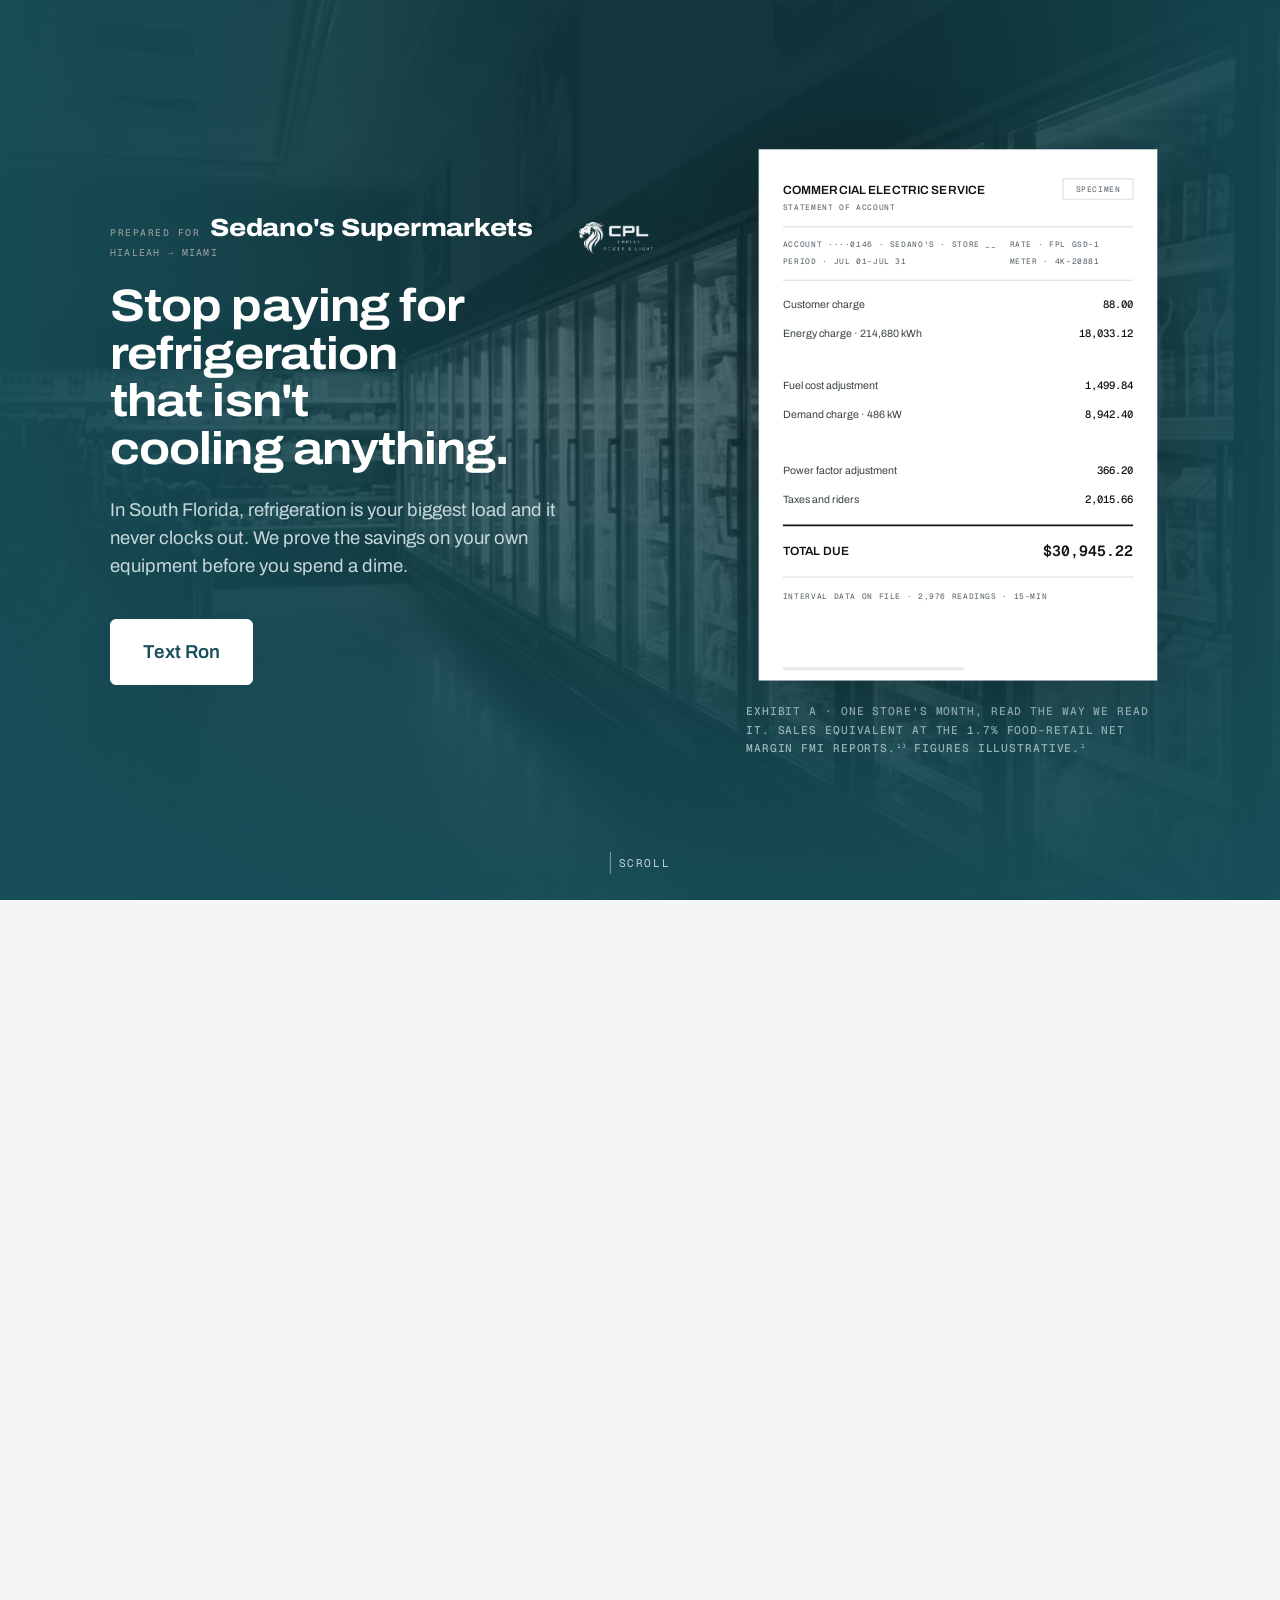
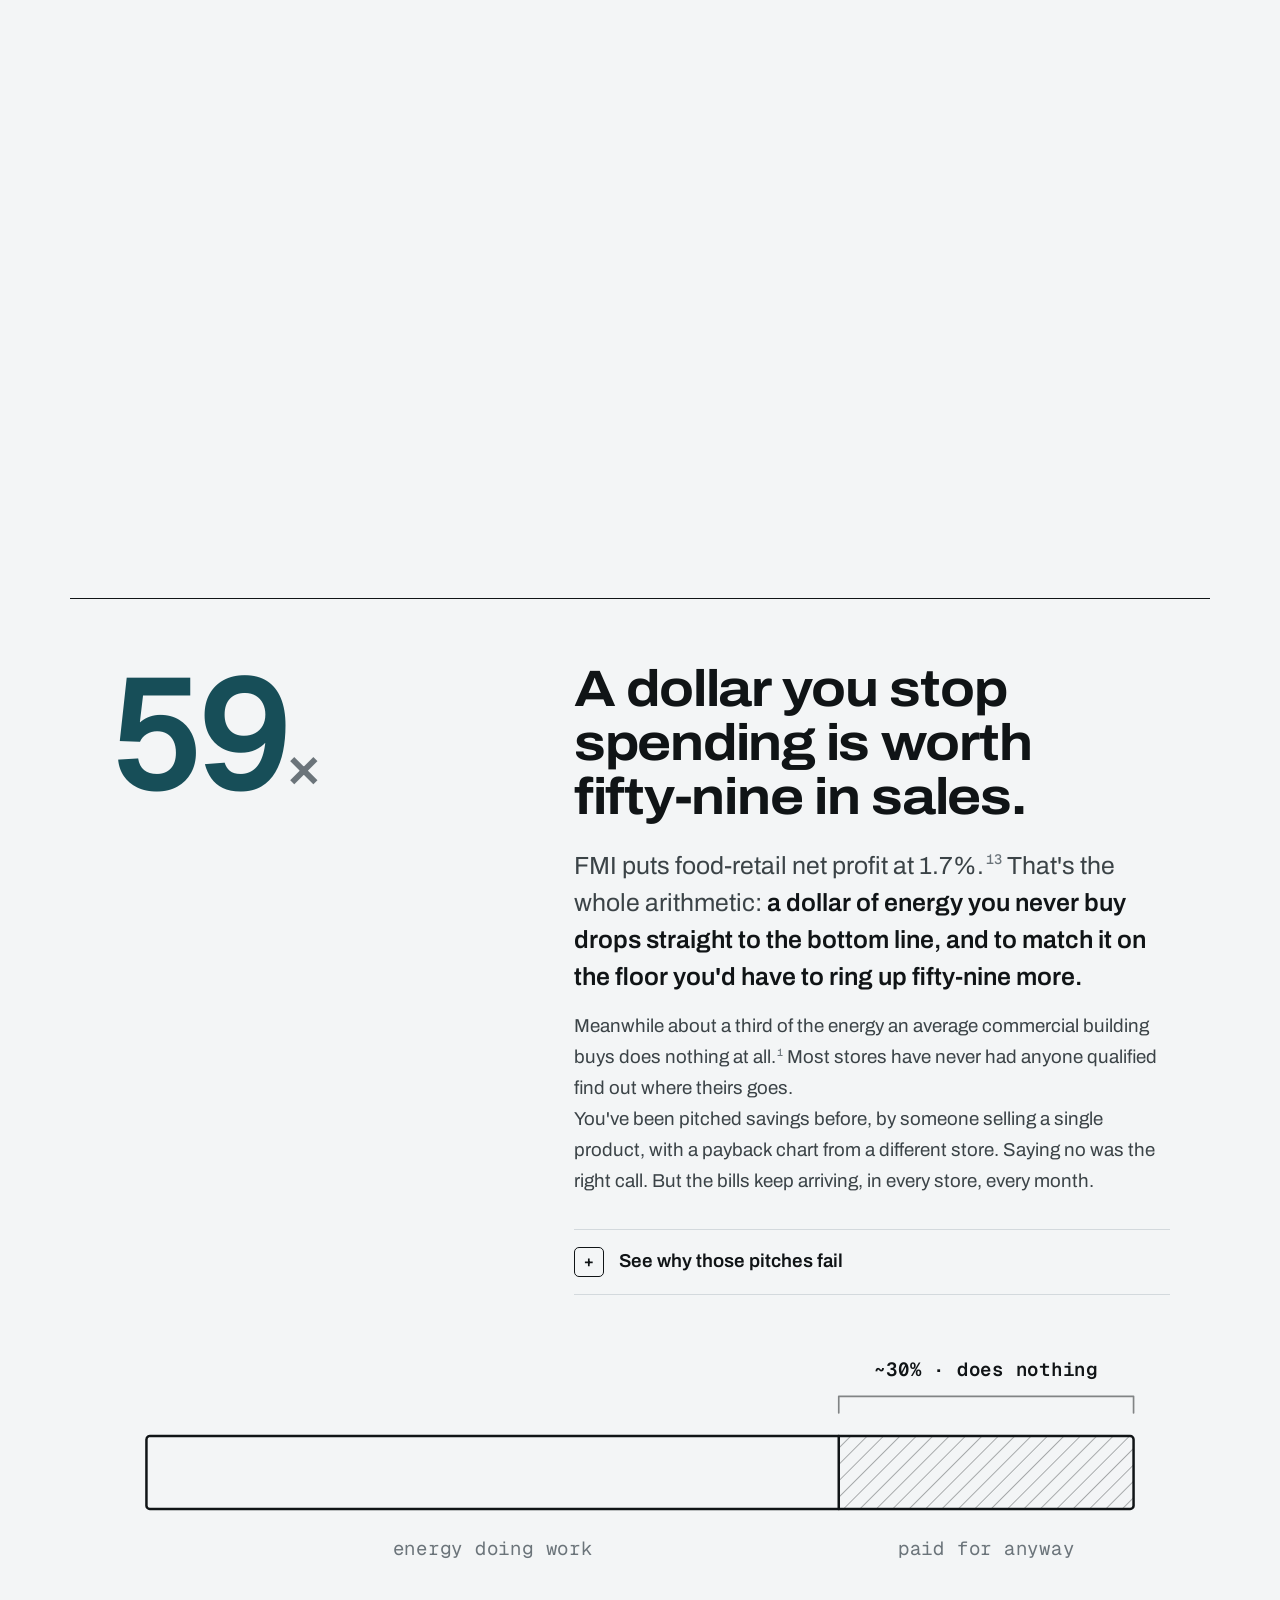
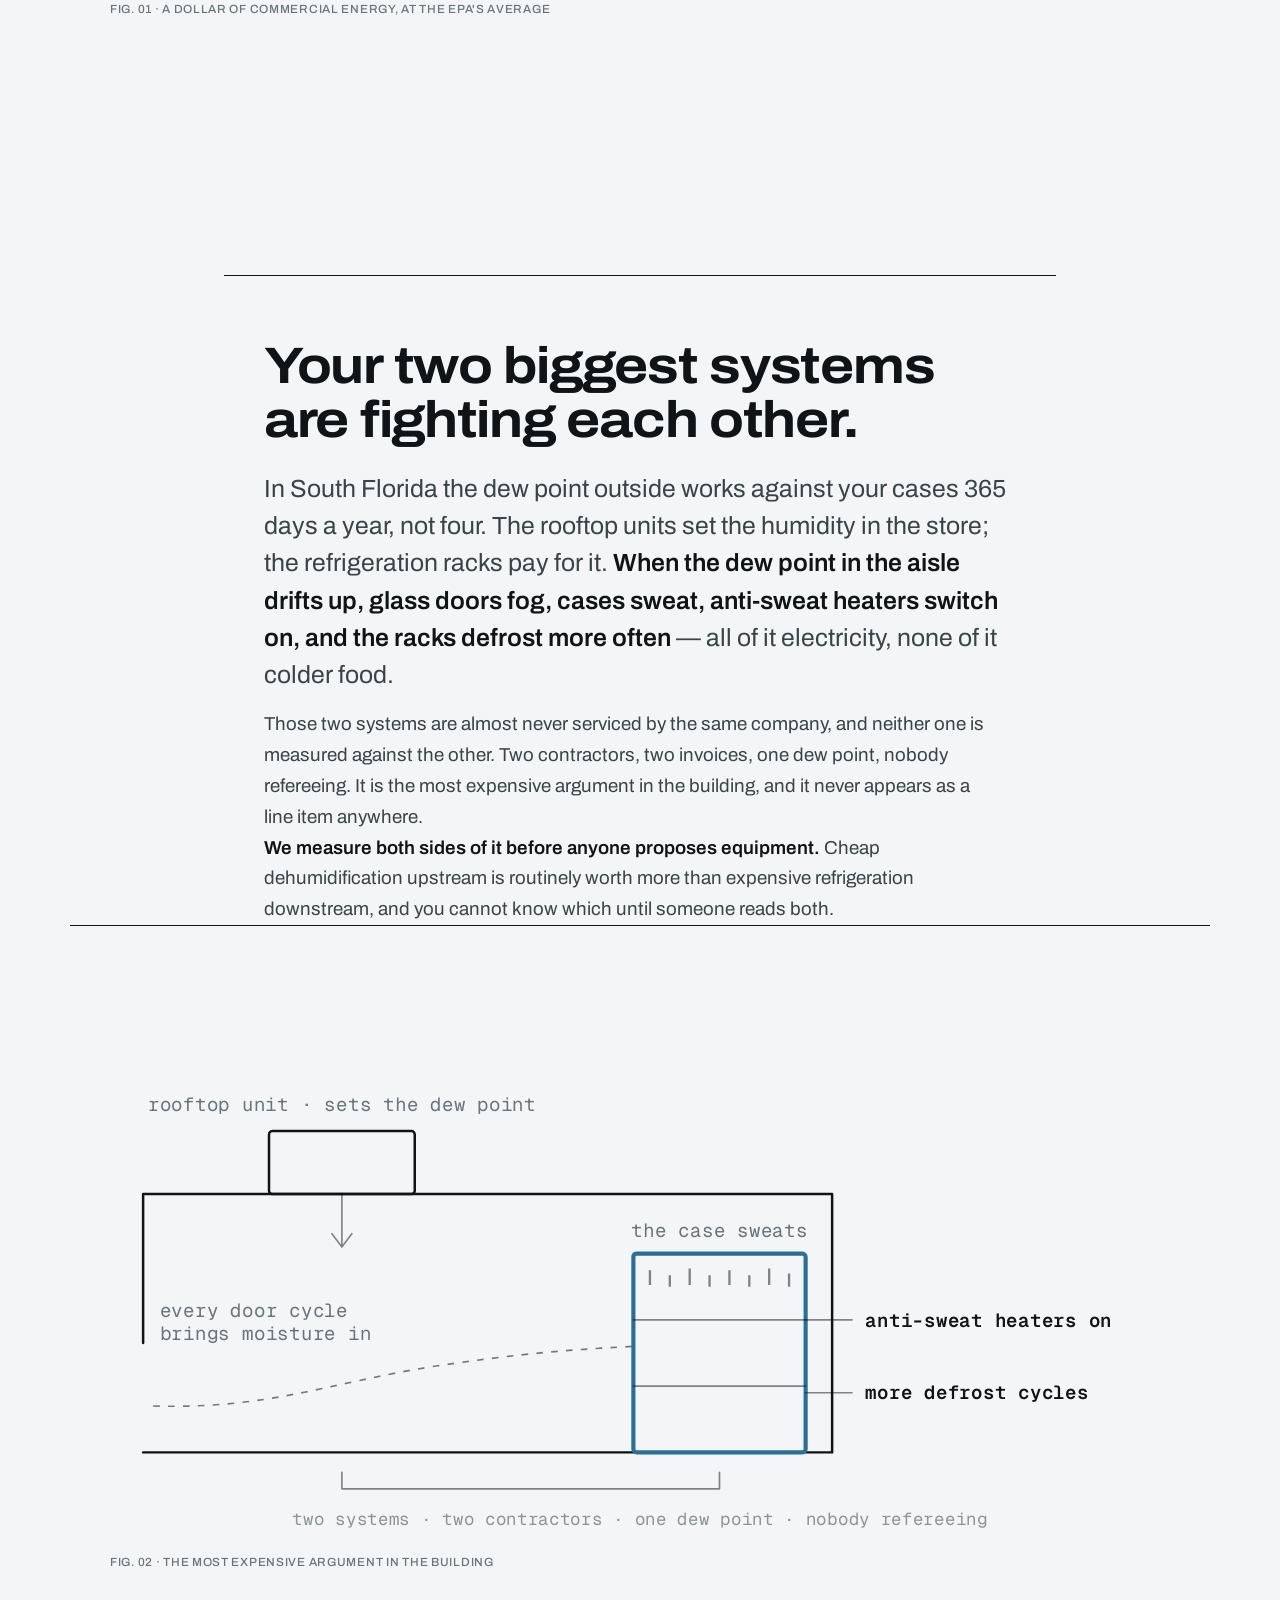
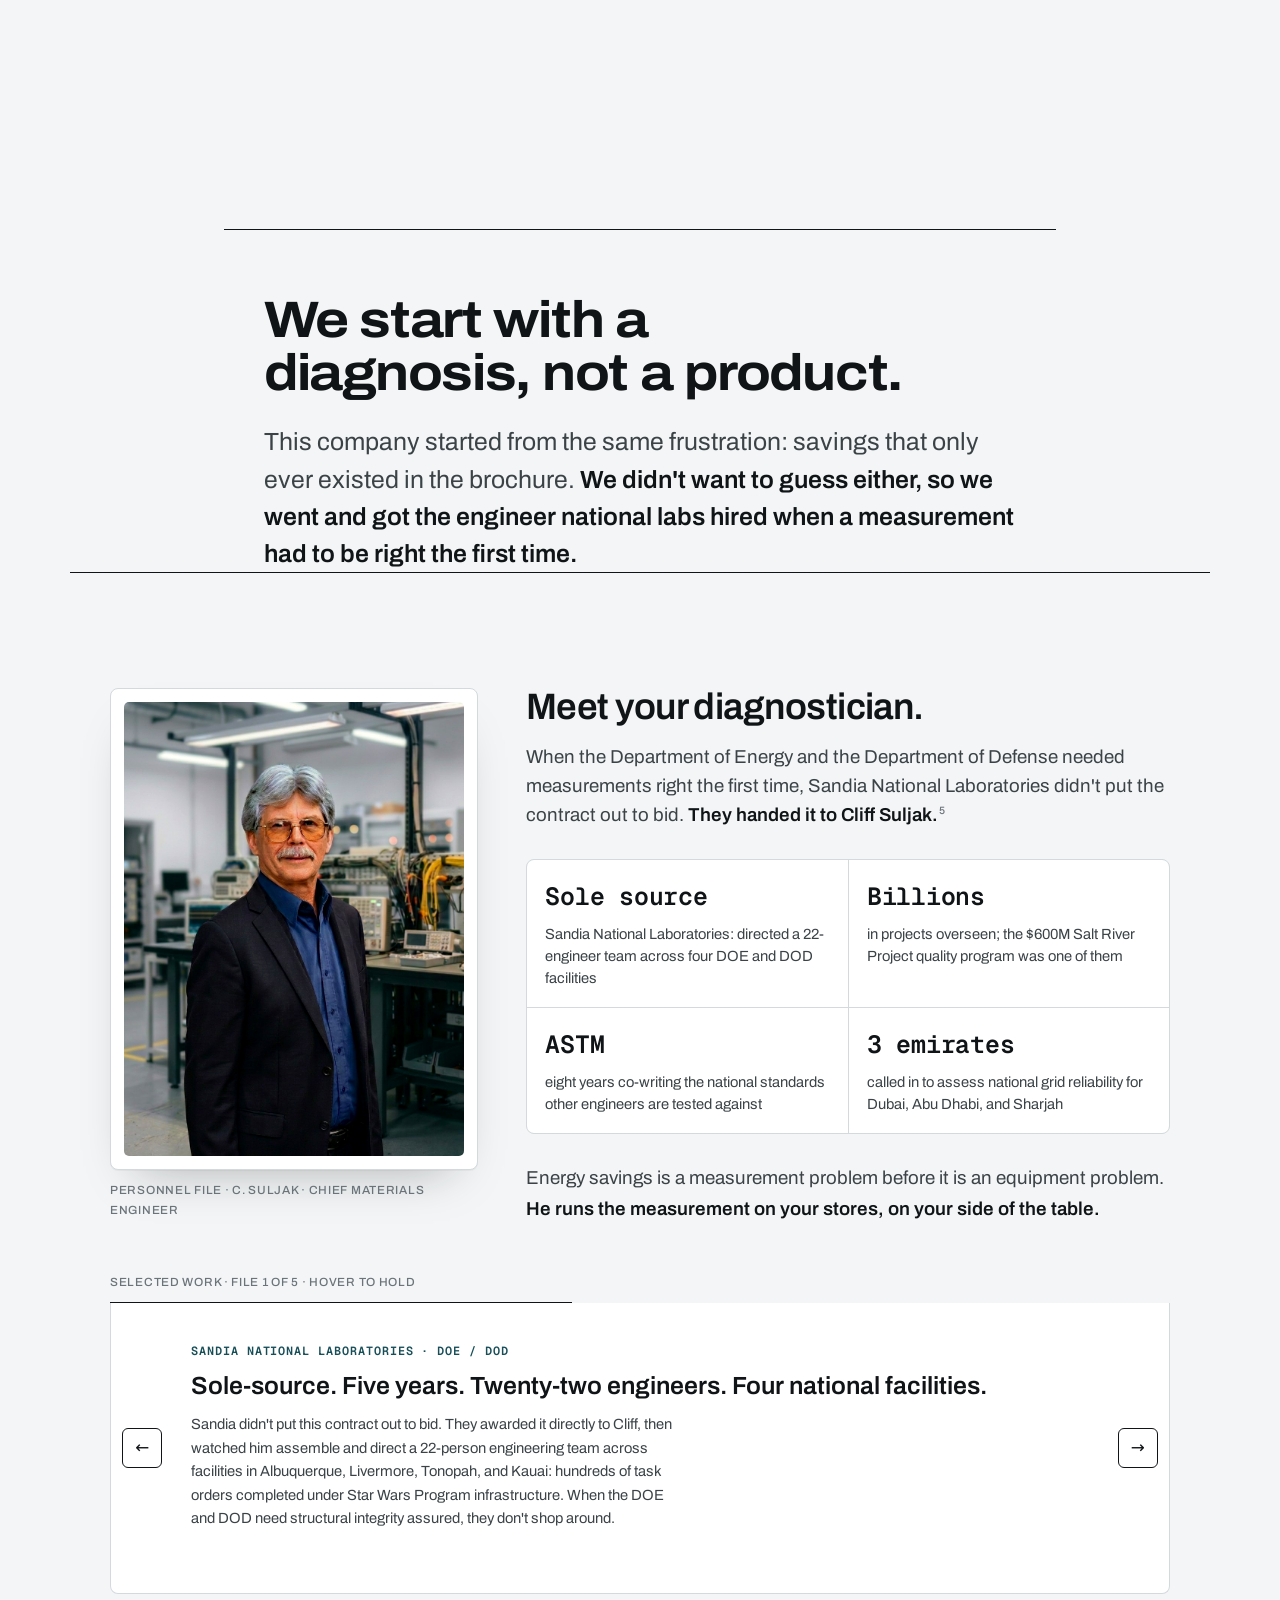
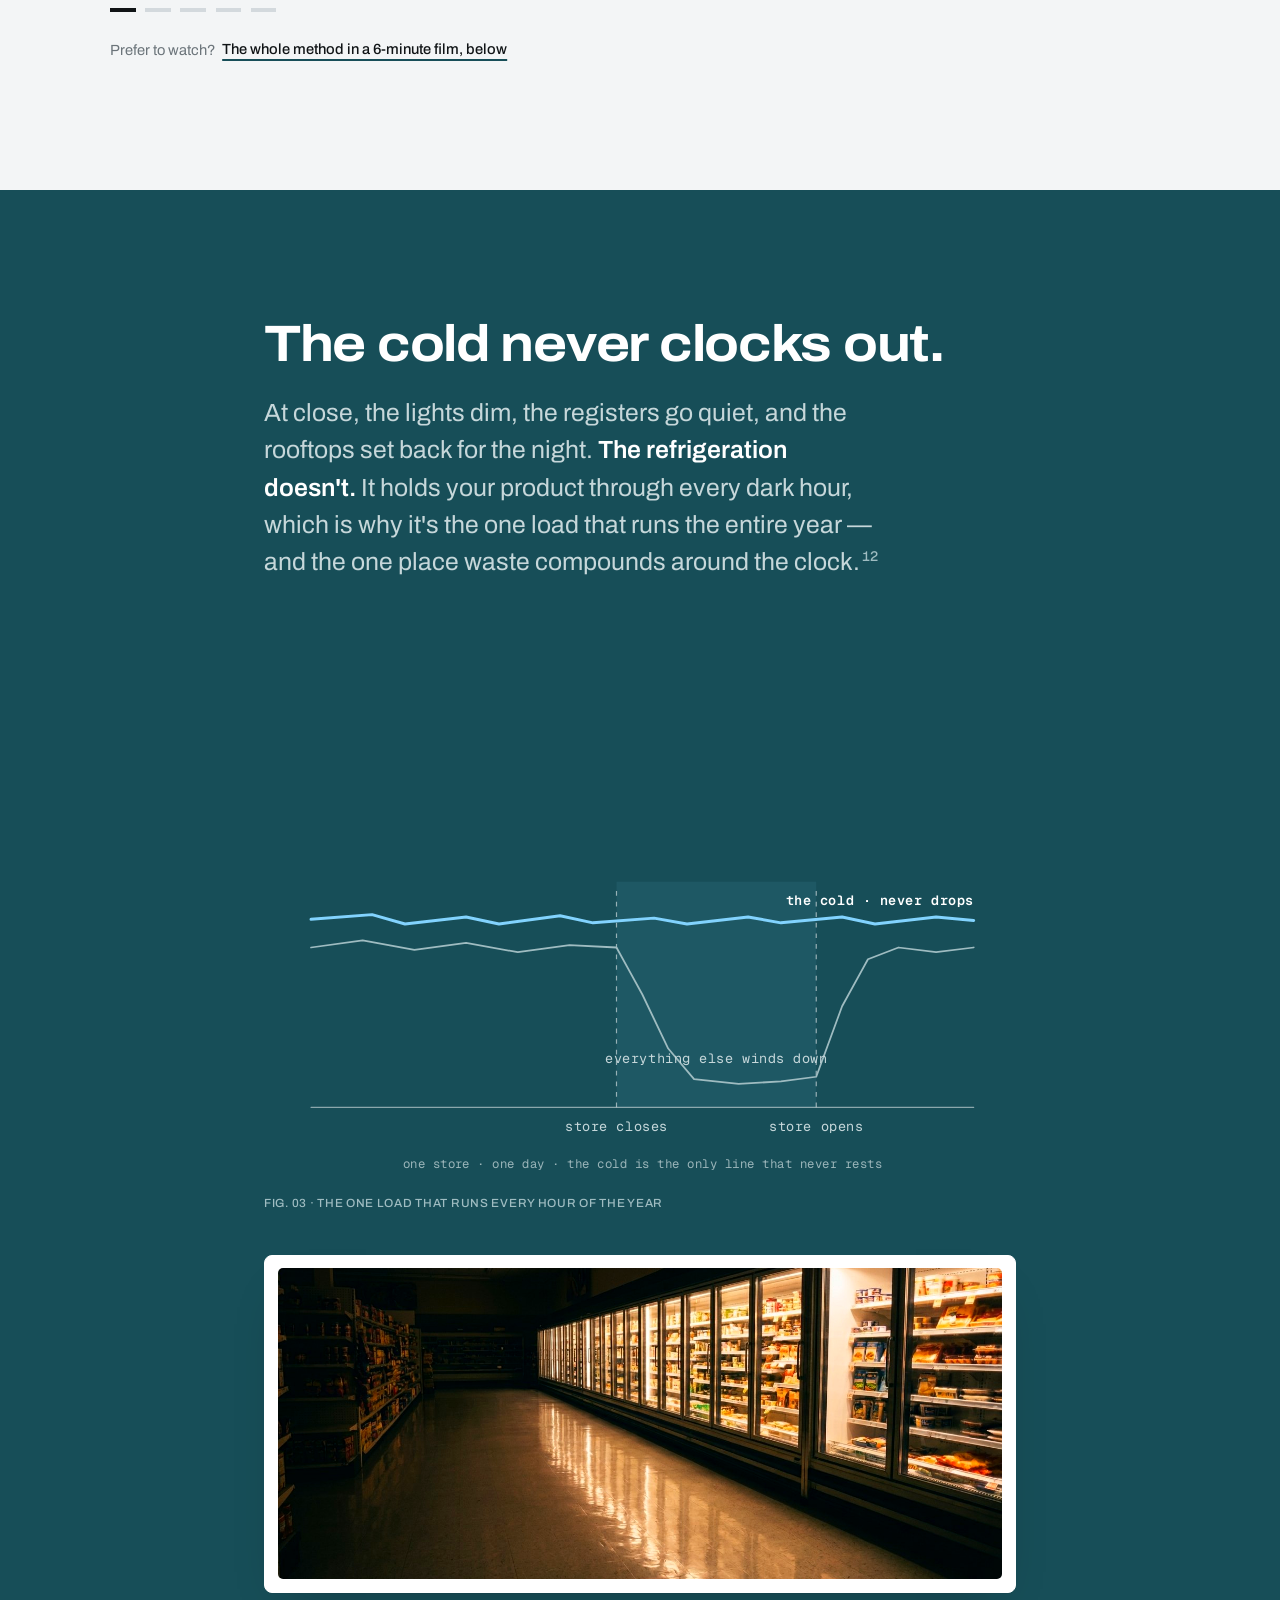
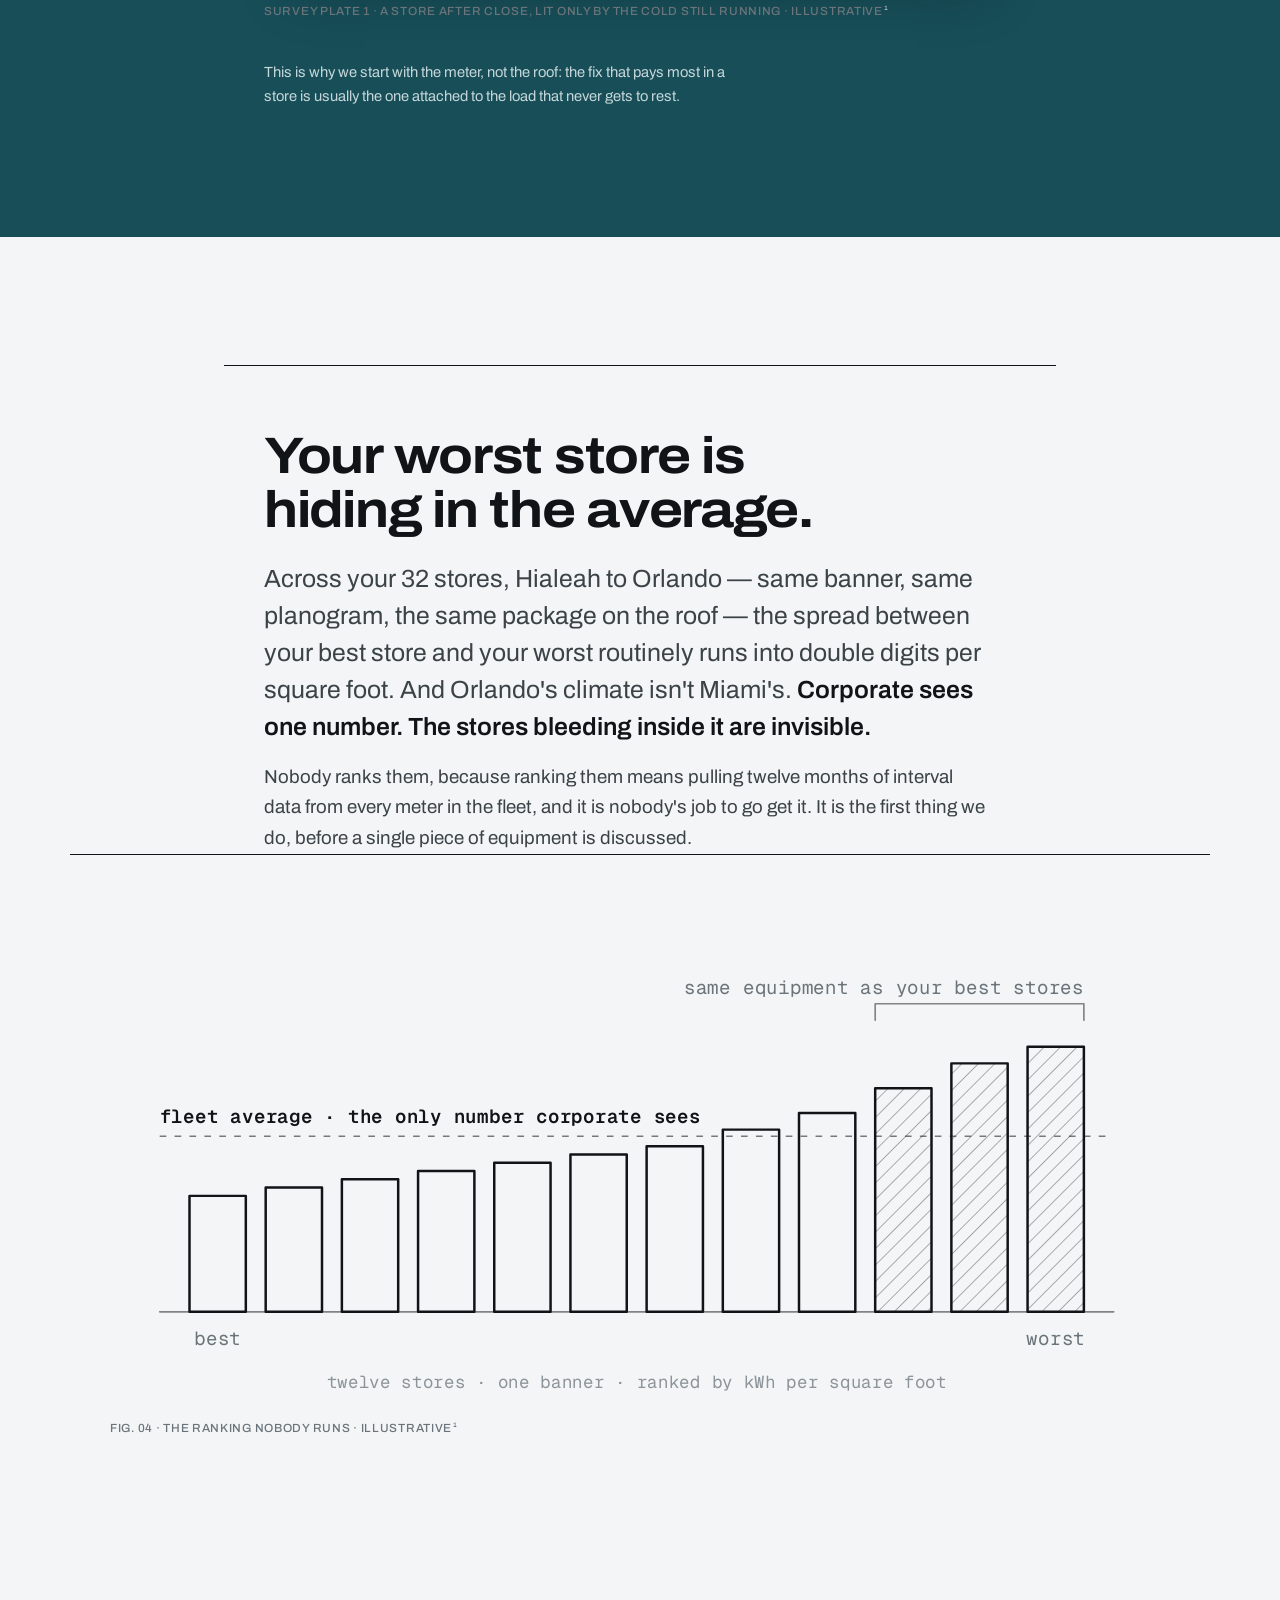
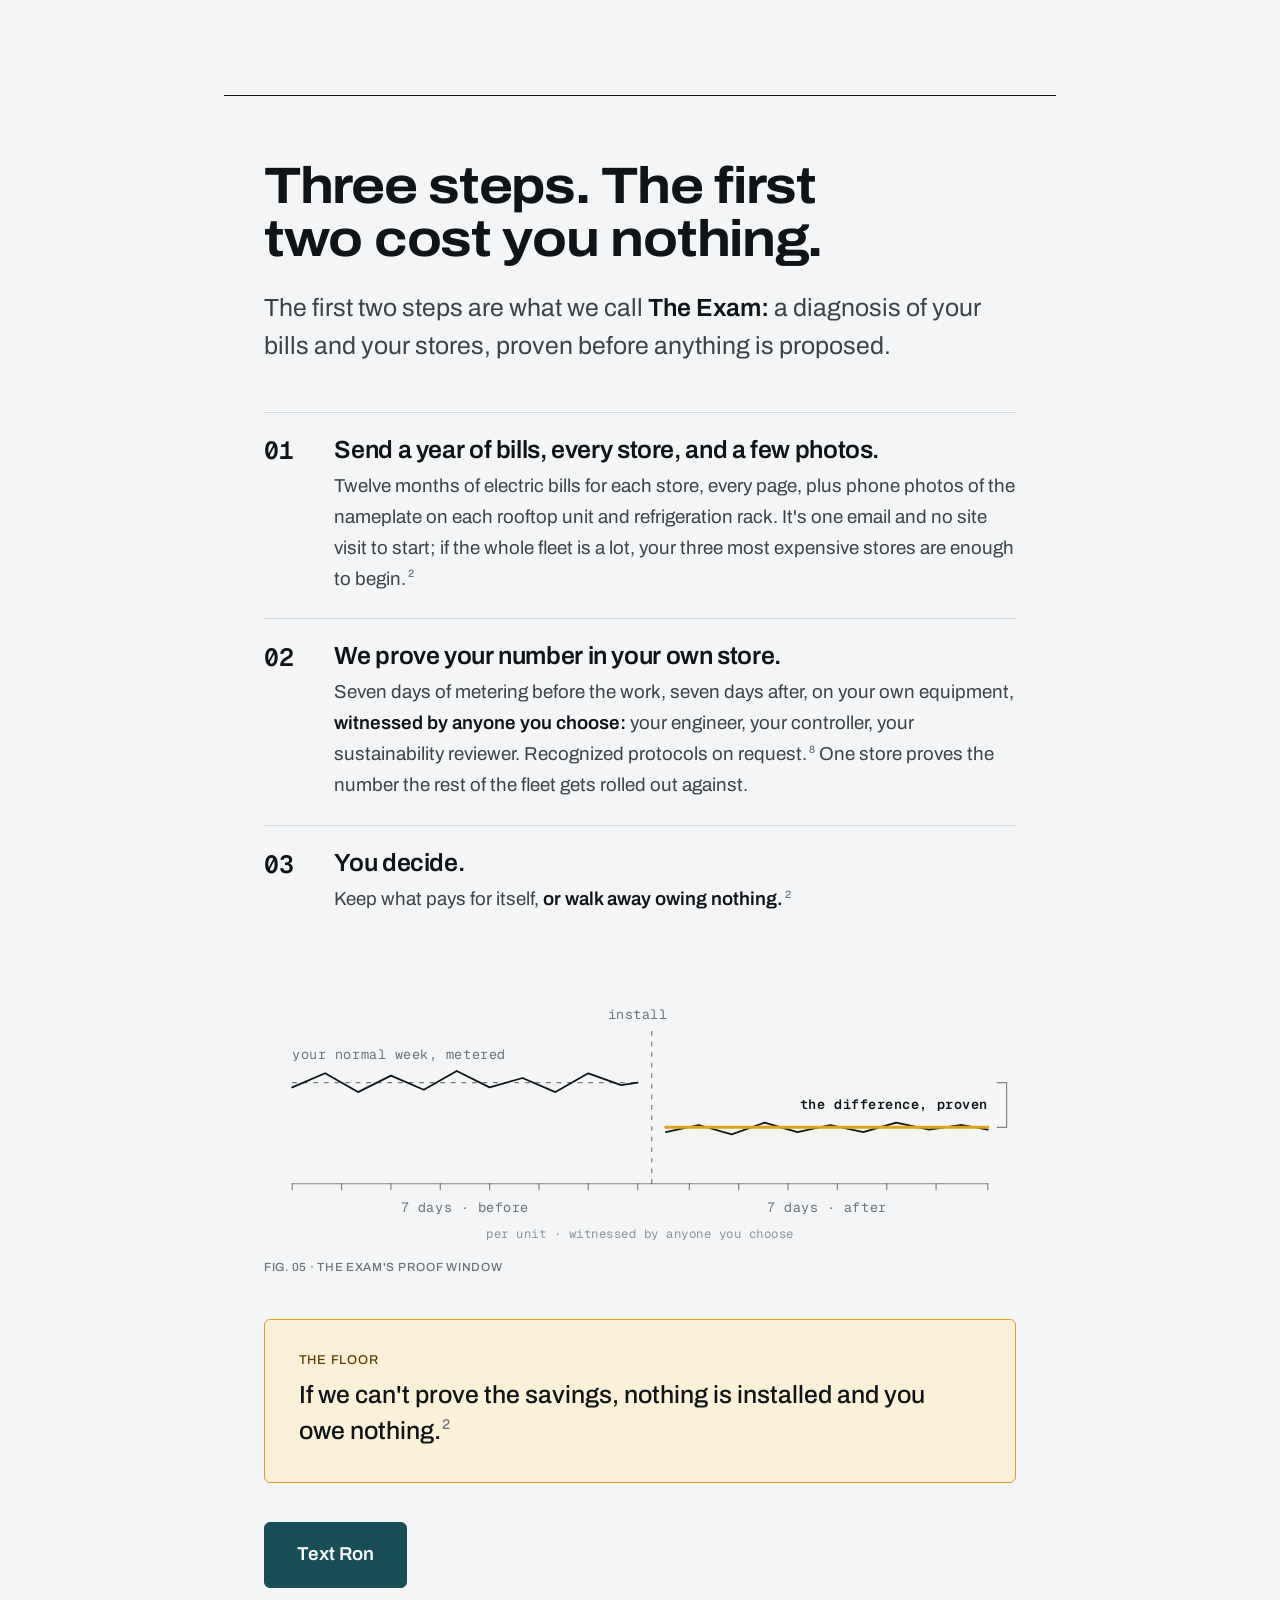
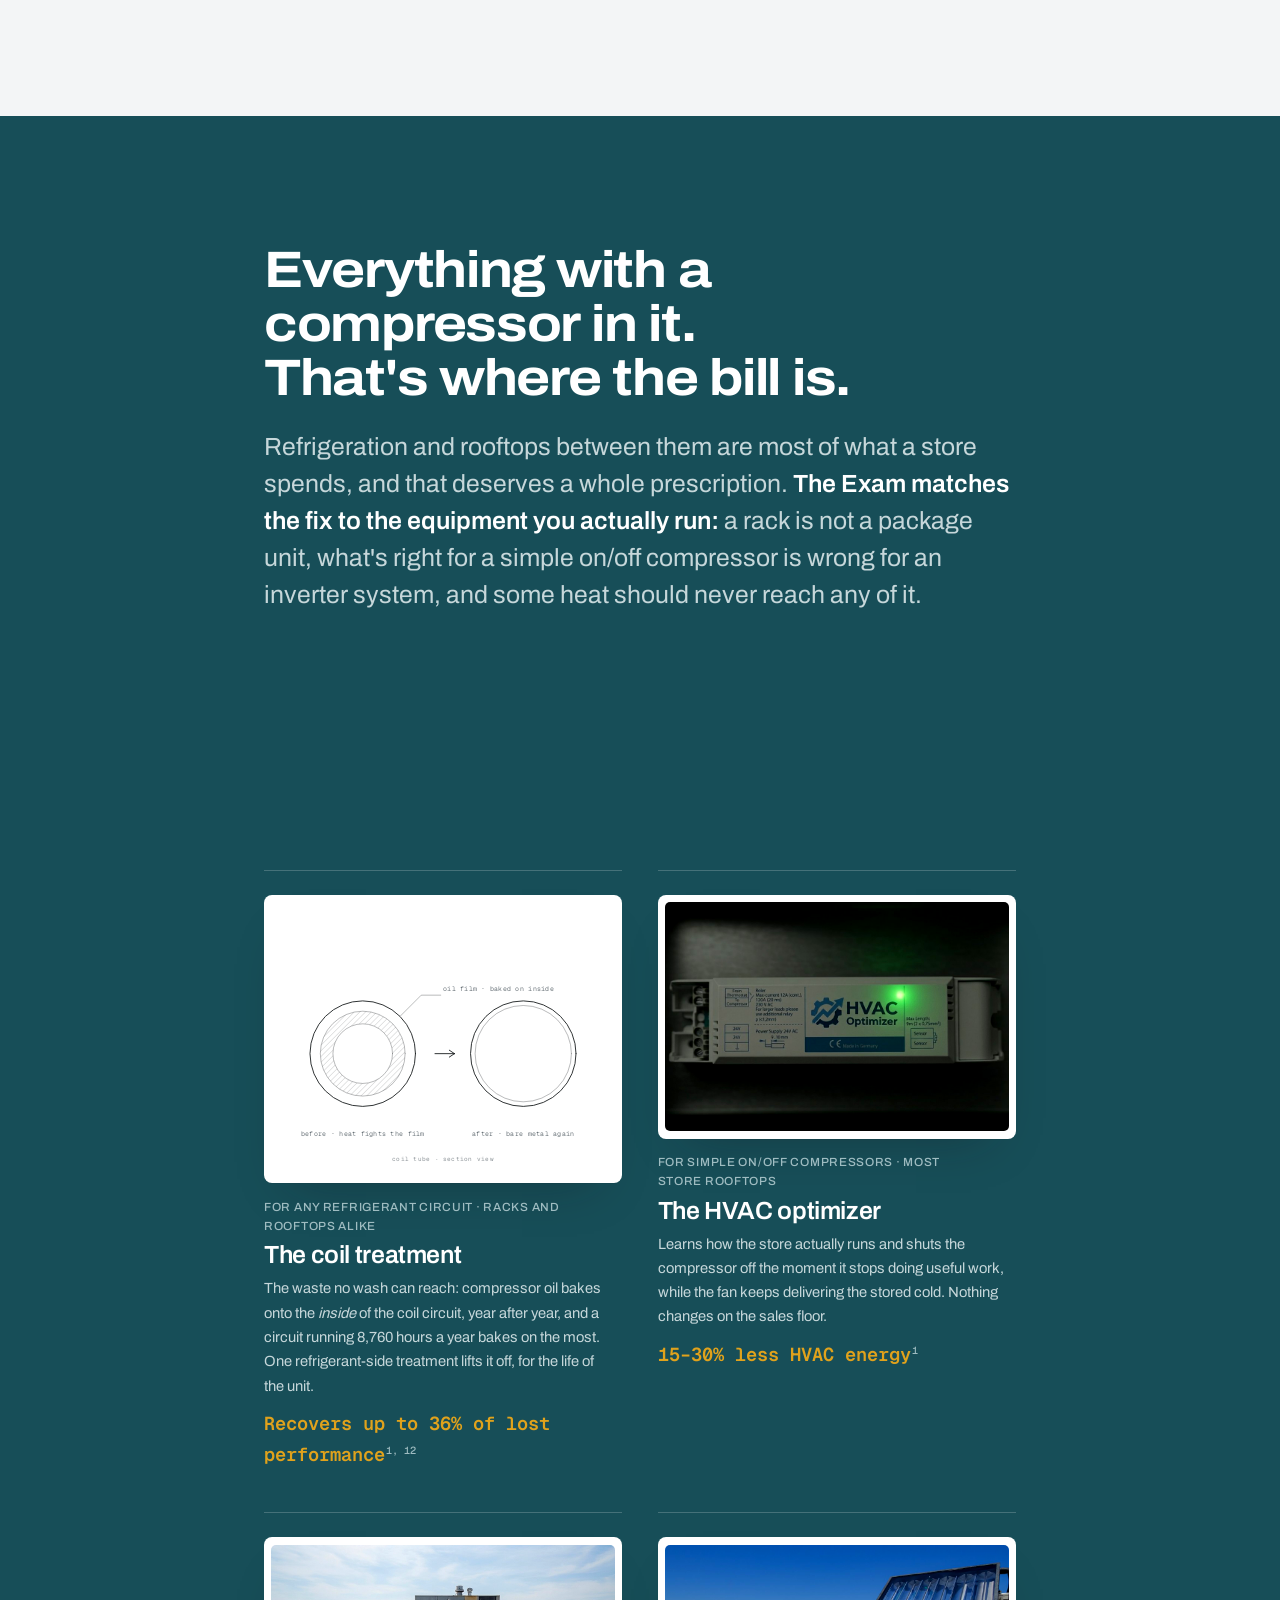
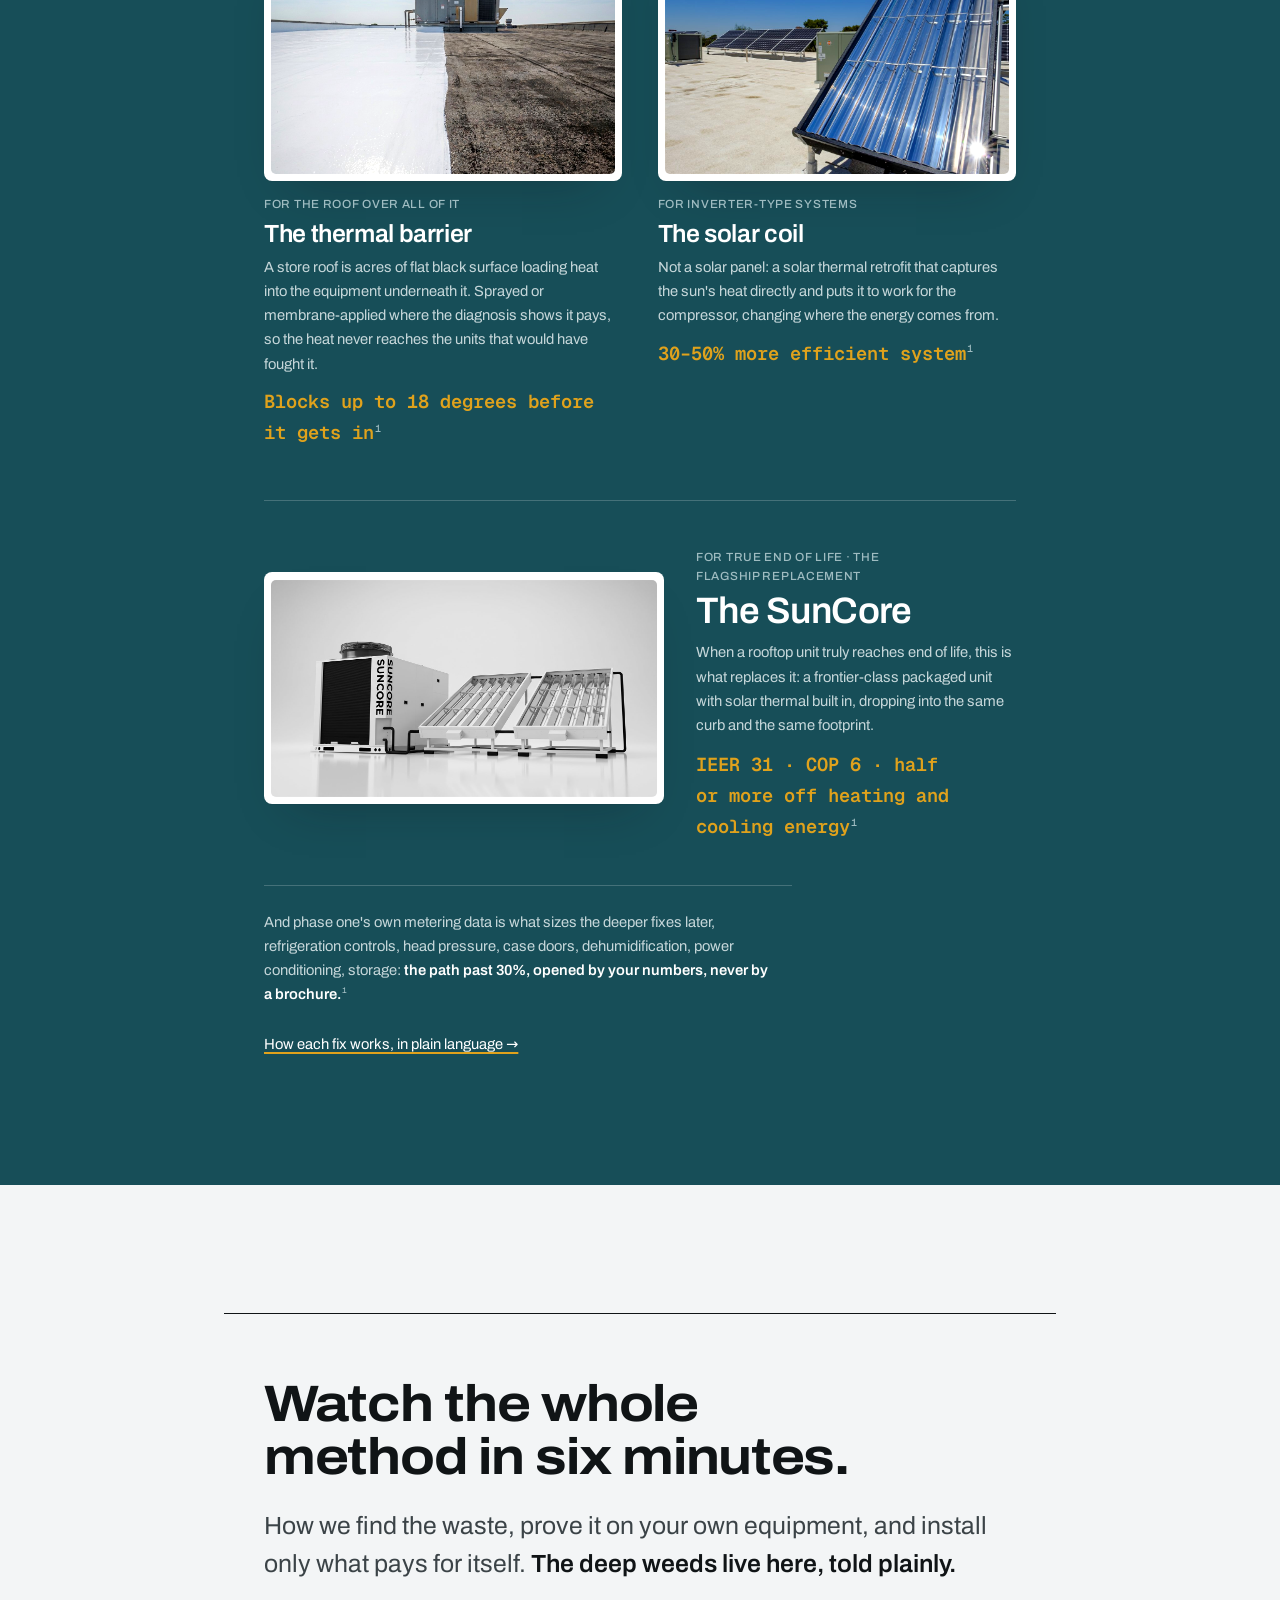
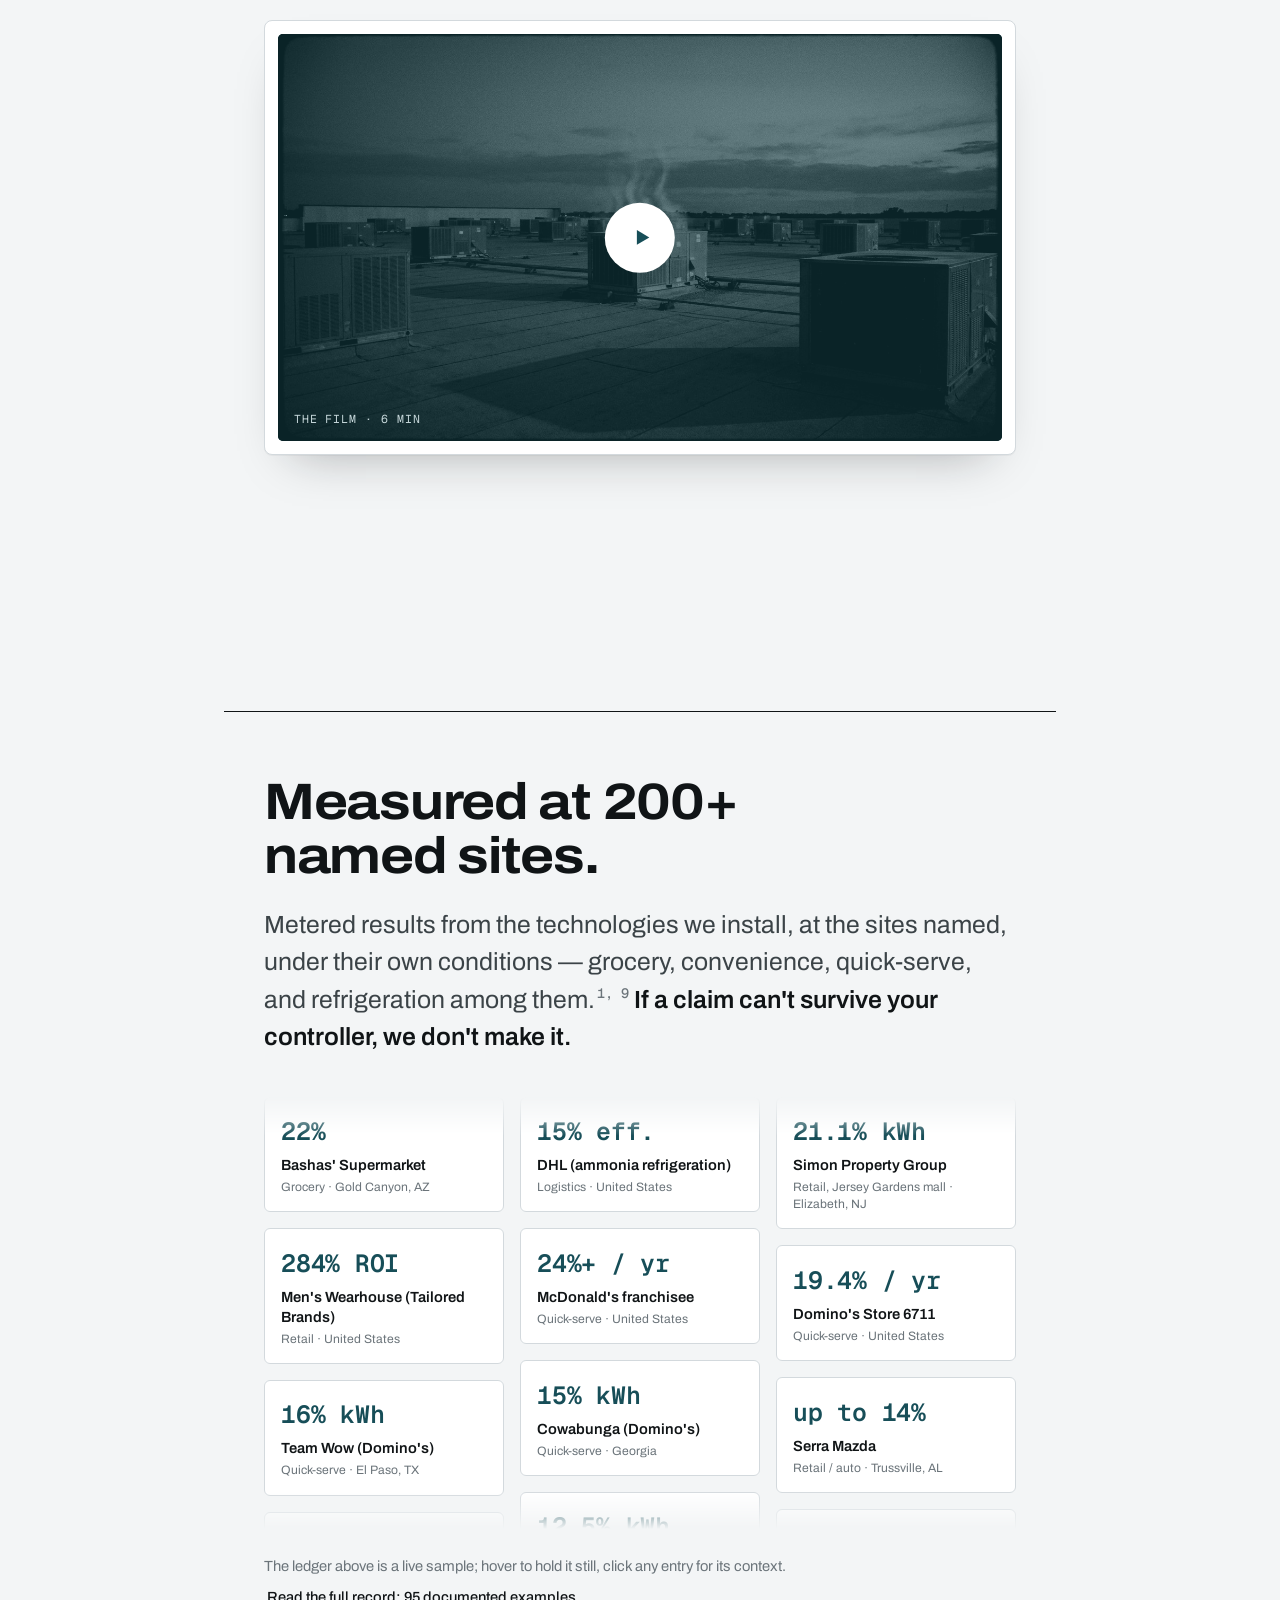
<file: sedanos-cpl/index.html>
<!DOCTYPE html>
<html lang="en">
<head>
<meta charset="UTF-8">
<meta name="viewport" content="width=device-width, initial-scale=1.0">
<title>CPL &middot; Prepared for Sedano's Supermarkets</title>
<meta name="description" content="Prepared for Sedano's Supermarkets. In South Florida, refrigeration and humidity are your biggest loads. We find the waste, prove the savings on your own equipment, and install nothing until the number is real.">
<meta property="og:title" content="CPL: energy savings proven in your own stores">
<meta property="og:description" content="Prepared for Sedano's Supermarkets. In South Florida, refrigeration and humidity are your biggest loads. We find the waste, prove the savings on your own equipment, and install nothing until the number is real.">
<meta property="og:type" content="website">
<meta name="color-scheme" content="light">
<meta name="theme-color" content="#fbfbfa">
<link rel="icon" href="../assets/img/cpl-logo-ink.png">
<link rel="stylesheet" href="../assets/fonts/report-fonts.css">
<link rel="stylesheet" href="../assets/site.css">
<style>
/* ---- CPL page-local fixes ---- */

/* mobile hero: never clip the CTA at the hero's edge (desktop keeps clip for the pin) */
@media (max-width: 979px){ .hero{ overflow: visible; } }
.hero__copy, .hero .cta, .hero .cta > *{ max-width: 100%; }
/* pinned (desktop) hero: tighten vertical padding so the CTA can't clip */
.hero-pin .hero__in{ padding-block: clamp(2.25rem, 5vh, 4rem); }

/* Sedano's x CPL co-brand: ONE compact row (prospect left, CPL mark right) */
.cobrand{ display:flex; align-items:center; justify-content:space-between; gap:1rem; flex-wrap:nowrap;
  margin-bottom: clamp(1rem,2.2vw,1.4rem); }
.cobrand__prospect{ min-width:0; display:flex; align-items:baseline; flex-wrap:wrap; gap:.25rem .6rem; }
.cobrand__eyebrow{ font-family:var(--font-mono); font-size:.6rem; font-weight:500; letter-spacing:.16em; text-transform:uppercase; color:oklch(0.68 0.006 260); }
.cobrand__brand{ font-family:var(--font-sans); font-weight:800; font-stretch:112%; font-size:clamp(1.1rem,2.3vw,1.55rem); letter-spacing:-.01em; color:#fff; line-height:1.05; }
.cobrand__loc{ font-family:var(--font-mono); font-size:.62rem; letter-spacing:.12em; text-transform:uppercase; color:oklch(0.7 0.006 260); }
.cobrand__logo{ height:32px; width:auto; flex:none; filter: brightness(0) invert(1); opacity:.94; }

/* hero headline dialed down so it no longer blows the CTA out of the hero */
.hero h1{ font-size: clamp(1.8rem, 1rem + 3.2vw, 2.85rem); line-height: 1.04; letter-spacing: -0.02em; }
.hero__lede{ font-size: clamp(1rem, .92rem + .5vw, 1.16rem); }

/* SMS reveal -> centered popover, portaled to <body> by the CPL script; styled
   self-contained so it reads the same regardless of which section it came from */
.sms.is-open{ position:fixed; left:50%; top:50%; transform:translate(-50%,-50%);
  z-index:90; margin:0; width:min(31rem, calc(100vw - 2rem)); max-width:none;
  background:oklch(0.2 0.008 260 / .99); border:1px solid var(--graphite-rule); border-radius:8px;
  padding:1.15rem 1.2rem 1.1rem; box-shadow:0 24px 70px -18px rgba(0,0,0,.75); color:var(--panel-body); }
.sms.is-open .sms__to, .sms.is-open .sms__hint{ color:oklch(0.66 0.006 260); }
.sms.is-open textarea{ background:var(--graphite); color:var(--panel-body); border:1px solid var(--graphite-rule); }
.sms.is-open .btn.js-sms-send{ background:var(--panel-ink); color:var(--graphite); border-color:var(--panel-ink); }
.sms.is-open .sms__email{ color:var(--panel-body); }
.sms-backdrop{ position:fixed; inset:0; z-index:80; background:oklch(0.12 0.006 260 / .66); backdrop-filter:blur(2px); }
.sms-backdrop[hidden]{ display:none; }
.sms__close{ position:absolute; top:.35rem; right:.45rem; width:1.9rem; height:1.9rem; display:grid; place-items:center;
  border:0; border-radius:50%; cursor:pointer; background:transparent; color:inherit; font-size:1.4rem; line-height:1; opacity:.68; }
.sms__close:hover{ opacity:1; }
@media (prefers-reduced-motion: reduce){ .sms-backdrop{ backdrop-filter:none; } }

.sms__email{ display:inline-block; margin-left:.7rem; color:inherit; opacity:.82; font-size:.82rem; text-decoration:underline; text-underline-offset:2px; }
.sms__email:hover{ opacity:1; }

/* team: always open (no accordion), larger portrait cards on the dark close section.
   4:5 portrait, top-anchored so heads never chop (fixes Daniel's full-body shot;
   Ron/John square headshots crop only at the sides, which reads clean). */
.team-block{ margin-top: clamp(2rem,4vw,3rem); }
.team-block__label{ font-family:var(--font-mono); font-size:.72rem; font-weight:500; letter-spacing:.14em; text-transform:uppercase; color:oklch(0.7 0.006 260); margin:0 0 clamp(1rem,2.2vw,1.5rem); }
.close .team{ display:grid; grid-template-columns:repeat(auto-fit, minmax(190px, 1fr)); gap:clamp(1.4rem,3vw,2.2rem); max-width:840px; }
.close .person{ display:block; }
.close .person img{ width:100%; height:auto; aspect-ratio:4/5; object-fit:cover; object-position:center top; border-radius:6px; margin-bottom:.9rem; }
.close .person h3{ font-size:var(--step-1); color:var(--panel-ink); }
.close .person__role{ color:var(--amber); }

/* scan-to-text-Ron QR shown INSIDE the Text Ron popover on desktop (where the
   sms: Send button can't work); hidden on mobile, where tapping Send does work. */
.sms__qr{ display:none; }
@media (min-width:760px){
  .sms__qr{ display:flex; align-items:center; gap:1rem; margin-top:.9rem; flex-basis:100%; }
  .sms__send, .sms__hint--mobile{ display:none; }
}
.sms__qr img{ width:132px; height:132px; background:#fff; padding:8px; border-radius:8px; flex:none; }
.sms__qr-cap{ margin:0; font-size:.82rem; line-height:1.45; color:var(--panel-body); }
</style>
</head>
<body>
<a href="#main" class="skip-link">Skip to content</a>

<header class="head" id="head">
  <div class="wrap head__in">
    <span class="head__mark" aria-hidden="true"></span>
    <nav class="head__nav" aria-label="Primary">
      <a href="#plan">The plan</a>
      <a href="#proof">Proof</a>
      <a href="../how-it-works.html">How it works</a>
      
    </nav>
  </div>
</header>

<main id="main">

  <!-- HERO · the exhibit: a bill read on a store that lights up as you scroll -->
  <div class="hero-scrolly">
  <section class="hero" id="top" aria-labelledby="hero-h">
    <div class="hero__media" aria-hidden="true">
      <img src="../assets/img/hero-store-color.jpg" alt="" loading="eager" fetchpriority="high">
      <div class="hero__scrim"></div>
    </div>
    <div class="wrap hero__in hero__grid">
      <div class="hero__copy">
        <div class="cobrand">
          <div class="cobrand__prospect">
            <span class="cobrand__eyebrow">Prepared for</span>
            <span class="cobrand__brand">Sedano's Supermarkets</span>
            <span class="cobrand__loc">Hialeah &rarr; Miami</span>
          </div>
          <img class="cobrand__logo" src="../assets/img/cpl-logo-ink.png" alt="CPL &middot; Christ Power &amp; Light" width="94" height="40">
        </div>
        <h1 id="hero-h">Stop paying for refrigeration that isn't cooling anything.</h1>
        <p class="hero__lede">In South Florida, refrigeration is your biggest load and it never clocks out. We prove the savings on your own equipment before you spend a dime.</p>
        <div class="cta" data-cta>
          
          <button type="button" class="btn btn--lg js-sms-toggle" aria-expanded="false">Text Ron</button>
        </div>
        <div class="sms" role="group" aria-label="Text Ron">
          <p class="sms__to">To Ron &middot; (561) 410-4253</p>
          <textarea rows="4" spellcheck="false" aria-label="Message to Ron">Hey Ron, I handle facilities for a grocery operation and I'd like to see what real energy savings could look like across our stores, without the sales song and dance. What does it take to qualify?</textarea>
          <div class="sms__foot">
            <span class="sms__hint sms__hint--mobile">Opens in your messages, ready to send.</span>
            <a class="btn btn--sm js-sms-send sms__send" href="#" data-phone="+15614104253">Send message</a> <a class="sms__email" href="mailto:ron@cpl.vision?subject=Energy%20savings%20across%20our%20stores&body=Hey%20Ron%2C%20I%20handle%20facilities%20for%20a%20grocery%20operation%20and%20I%27d%20like%20to%20see%20what%20real%20energy%20savings%20could%20look%20like%20across%20our%20stores%2C%20without%20the%20sales%20song%20and%20dance.%20What%20does%20it%20take%20to%20qualify%3F">Email Ron instead</a>
          <div class="sms__qr"><img src="../assets/img/qr-text-ron.svg" alt="Scan to text Ron" width="150" height="150"><p class="sms__qr-cap">On a computer? Scan this with your phone — Ron’s number and message fill in automatically.</p></div>
          </div>
        </div>
      </div>
      <figure class="bill">
        <svg viewBox="0 0 460 592" role="img" aria-labelledby="bill-t">
          <title id="bill-t">One supermarket's monthly electric bill, marked up the way we read it: refrigeration is most of the energy charge and never shuts off, the demand charge is set by the worst 15 minutes of the month, and at the 1.7% net margin FMI reports for food retailers, covering this one bill takes roughly 1.8 million dollars of sales.</title>
          <rect class="paper" x="14" y="8" width="432" height="576"/>
          <text class="bt" x="40" y="56">COMMERCIAL ELECTRIC SERVICE</text>
          <text class="meta" x="40" y="74">STATEMENT OF ACCOUNT</text>
          <rect class="tag" x="344" y="40" width="76" height="22"/>
          <text class="meta" x="382" y="54.5" text-anchor="middle">SPECIMEN</text>
          <line class="rule" x1="40" y1="92" x2="420" y2="92"/>
          <text class="meta" x="40" y="114">ACCOUNT &middot;&middot;&middot;&middot;0146 &middot; SEDANO'S &middot; STORE __</text>
          <text class="meta" x="286" y="114">RATE &middot; FPL GSD-1</text>
          <text class="meta" x="40" y="132">PERIOD &middot; JUL 01&ndash;JUL 31</text>
          <text class="meta" x="286" y="132">METER &middot; 4K-20881</text>
          <line class="rule" x1="40" y1="150" x2="420" y2="150"/>
          <text class="row" x="40" y="180">Customer charge</text>
          <text class="amt" x="420" y="180" text-anchor="end">88.00</text>
          <text class="row" x="40" y="212">Energy charge &middot; 214,680 kWh</text>
          <text class="amt" x="420" y="212" text-anchor="end">18,033.12</text>
          <text class="row" x="40" y="268">Fuel cost adjustment</text>
          <text class="amt" x="420" y="268" text-anchor="end">1,499.84</text>
          <text class="row" x="40" y="300">Demand charge &middot; 486 kW</text>
          <text class="amt" x="420" y="300" text-anchor="end">8,942.40</text>
          <text class="row" x="40" y="360">Power factor adjustment</text>
          <text class="amt" x="420" y="360" text-anchor="end">366.20</text>
          <text class="row" x="40" y="392">Taxes and riders</text>
          <text class="amt" x="420" y="392" text-anchor="end">2,015.66</text>
          <line class="rule rule--ink" x1="40" y1="416" x2="420" y2="416"/>
          <text class="bt" x="40" y="448">TOTAL DUE</text>
          <text class="amt amt--total" x="420" y="449" text-anchor="end">$30,945.22</text>
          <line class="rule" x1="40" y1="472" x2="420" y2="472"/>
          <text class="meta" x="40" y="496">INTERVAL DATA ON FILE &middot; 2,976 READINGS &middot; 15-MIN</text>
          <rect class="fine" x="40" y="570" width="196" height="3"/>
          <!-- the pen · mark 1: the energy charge -->
          <path class="mk" pathLength="1" style="--d:0" d="M336 221 C 358 226, 398 223, 423 219"/>
          <path class="mk" pathLength="1" style="--d:0" d="M196 233 C 248 240, 296 233, 328 224 M328 224 l -8.5 -1.5 M328 224 l -3.5 7.5"/>
          <text class="mk-t" x="40" y="234" style="--d:0" transform="rotate(-2 40 234)">REFRIGERATION IS MOST OF THIS</text>
          <text class="mk-t" x="40" y="248" style="--d:0" transform="rotate(-2 40 248)">AND IT NEVER SHUTS OFF</text>
          <!-- mark 2: the demand charge -->
          <path class="mk" pathLength="1" style="--d:1" d="M352 296 C 350 281, 428 279, 430 294 C 432 310, 353 313, 351 298 C 350 287, 370 283, 392 282"/>
          <path class="mk" pathLength="1" style="--d:1" d="M282 322 C 310 320, 332 314, 347 306 M347 306 l -8.5 0.5 M347 306 l -4.5 7"/>
          <text class="mk-t" x="40" y="326" style="--d:1" transform="rotate(-2 40 326)">YOUR WORST 15 MINUTES: DEFROST</text>
          <text class="mk-t" x="40" y="340" style="--d:1" transform="rotate(-2 40 340)">MEETING THE ROOFTOPS</text>
          <!-- mark 3: what the total really costs, in sales -->
          <path class="mk" pathLength="1" style="--d:2" d="M330 461 C 356 467, 396 464, 424 459"/>
          <path class="mk" pathLength="1" style="--d:2" d="M244 524 C 296 522, 346 500, 370 472 M370 472 l -9 1.5 M370 472 l -1.5 9"/>
          <text class="mk-t mk-t--big" x="40" y="522" style="--d:2" transform="rotate(-1.5 40 522)">&asymp; $1.8M IN SALES TO COVER.</text>
          <text class="mk-t mk-t--big" x="40" y="546" style="--d:2" transform="rotate(-1.5 40 546)">ONE STORE. ONE MONTH.</text>
        </svg>
        <figcaption class="bill__cap">Exhibit A &middot; one store's month, read the way we read it. Sales equivalent at the 1.7% food-retail net margin FMI reports.<sup class="fn"><a href="#notes" aria-label="See note 13">13</a></sup> Figures illustrative.<sup class="fn"><a href="#notes" aria-label="See note 1">1</a></sup></figcaption>
      </figure>
    </div>
    <div class="scrollcue" aria-hidden="true"><span></span>scroll</div>
  </section>
  </div>

  <!-- BEAT 1 · THE PROBLEM -->
  <section class="beat" id="problem" aria-labelledby="problem-h">
    <div class="wrap beat__grid">
      <p class="monument" aria-hidden="true">59<span class="monument__unit">&times;</span></p>
      <div class="beat__copy">
        <h2 id="problem-h">A dollar you stop spending is worth fifty-nine in sales.</h2>
        <p class="lead">FMI puts food-retail net profit at 1.7%.<sup class="fn"><a href="#notes" aria-label="See note 13">13</a></sup> That's the whole arithmetic: <strong>a dollar of energy you never buy drops straight to the bottom line, and to match it on the floor you'd have to ring up fifty-nine more.</strong></p>
        <p>Meanwhile about a third of the energy an average commercial building buys does nothing at all.<sup class="fn"><a href="#notes" aria-label="See note 1">1</a></sup> Most stores have never had anyone qualified find out where theirs goes.</p>
        <p>You've been pitched savings before, by someone selling a single product, with a payback chart from a different store. Saying no was the right call. But the bills keep arriving, in every store, every month.</p>
        <details class="gate">
          <summary><span class="plus" aria-hidden="true">+</span>See why those pitches fail</summary>
          <div class="gate__body">
            <p>Most energy vendors carry one product, so every store gets the same answer. The case study they show you is a different building's prescription. And the people who know your equipment best, your refrigeration and HVAC service companies, are paid for service hours, not for kilowatt-hours you never use. Nobody in that model is paid to measure your stores first, so the waste survives the upgrade.</p>
            <p>That is the entire difference here: the measurement comes first, and the fix is chosen to match what it finds, from more than four dozen technologies.</p>
          </div>
        </details>
      </div>
    </div>
    <div class="wrap">
      <figure class="fig" aria-label="Diagram: of the energy an average commercial building buys, roughly a third does no work">
        <svg viewBox="0 0 640 150" role="img" aria-hidden="true">
          <defs>
            <pattern id="hatch-waste" width="7" height="7" patternTransform="rotate(45)" patternUnits="userSpaceOnUse">
              <line x1="0" y1="0" x2="0" y2="7" stroke="currentColor" stroke-width="1"/>
            </pattern>
          </defs>
          <rect class="fade" style="--o:0.4" x="440" y="58" width="178" height="44" fill="url(#hatch-waste)"/>
          <rect class="d" pathLength="1" x="22" y="58" width="596" height="44" rx="2" style="--d:0"/>
          <line class="d" pathLength="1" x1="440" y1="58" x2="440" y2="102" style="--d:1"/>
          <path class="d soft" pathLength="1" d="M440 44 L440 34 L618 34 L618 44" style="--d:2"/>
          <text class="lbl lbl--ink" x="529" y="22" text-anchor="middle">~30% · does nothing</text>
          <text class="lbl" x="231" y="130" text-anchor="middle">energy doing work</text>
          <text class="lbl" x="529" y="130" text-anchor="middle">paid for anyway</text>
        </svg>
        <figcaption>Fig. 01 &middot; A dollar of commercial energy, at the EPA's average</figcaption>
      </figure>
    </div>
  </section>

  <!-- BEAT 1.5 · THE DEW POINT WAR · the grocery-native insight -->
  <section class="beat beat--rule" id="dewpoint" aria-labelledby="dewpoint-h">
    <div class="wrap beat__narrow">
      <h2 id="dewpoint-h">Your two biggest systems are fighting each other.</h2>
      <p class="lead">In South Florida the dew point outside works against your cases 365 days a year, not four. The rooftop units set the humidity in the store; the refrigeration racks pay for it. <strong>When the dew point in the aisle drifts up, glass doors fog, cases sweat, anti-sweat heaters switch on, and the racks defrost more often</strong> &mdash; all of it electricity, none of it colder food.</p>
      <p>Those two systems are almost never serviced by the same company, and neither one is measured against the other. Two contractors, two invoices, one dew point, nobody refereeing. It is the most expensive argument in the building, and it never appears as a line item anywhere.</p>
      <p><strong>We measure both sides of it before anyone proposes equipment.</strong> Cheap dehumidification upstream is routinely worth more than expensive refrigeration downstream, and you cannot know which until someone reads both.</p>
    </div>
    <div class="wrap">
      <figure class="fig" aria-label="Diagram: humid air entering the sales floor drives case sweating, anti-sweat heaters, and extra defrost cycles, while the rooftop unit that controls that humidity is run by a different contractor">
        <svg viewBox="0 0 640 306" role="img" aria-hidden="true">
          <!-- the shell, with the doorway left open where the moisture walks in -->
          <path class="d" pathLength="1" style="--d:0" d="M20 96 H436 M436 96 V252 M20 252 H436 M20 96 V186"/>
          <!-- the rooftop unit: it sets the dew point everything else lives in -->
          <rect class="d" pathLength="1" style="--d:1" x="96" y="58" width="88" height="38" rx="2"/>
          <path class="d soft" pathLength="1" style="--d:2" d="M140 96 V128 M140 128 l-6 -8 M140 128 l6 -8"/>
          <text class="lbl" x="140" y="46" text-anchor="middle">rooftop unit &middot; sets the dew point</text>
          <!-- what walks in with every customer -->
          <text class="lbl" x="30" y="170">every door cycle</text>
          <text class="lbl" x="30" y="184">brings moisture in</text>
          <path class="dash" d="M26 224 C 96 226, 132 210, 196 200 C 250 192, 278 190, 316 188"/>
          <!-- the case that pays for it -->
          <rect class="d cold" pathLength="1" style="--d:3" x="316" y="132" width="104" height="120" rx="2"/>
          <path class="d soft" pathLength="1" style="--d:4" d="M316 172 H420 M316 212 H420"/>
          <path class="fade" style="--o:0.5" d="M326 142 v9 M338 145 v7 M350 141 v10 M362 145 v7 M374 142 v9 M386 145 v7 M398 141 v10 M410 144 v8" stroke="currentColor" stroke-width="1.4"/>
          <text class="lbl" x="368" y="122" text-anchor="middle">the case sweats</text>
          <!-- and what that switches on -->
          <path class="d soft" pathLength="1" style="--d:5" d="M420 172 h28"/>
          <text class="lbl lbl--ink" x="456" y="176">anti-sweat heaters on</text>
          <path class="d soft" pathLength="1" style="--d:5" d="M420 216 h28"/>
          <text class="lbl lbl--ink" x="456" y="220">more defrost cycles</text>
          <!-- the bracket: two systems, one dew point -->
          <path class="d soft" pathLength="1" style="--d:6" d="M140 264 v10 H368 v-10"/>
          <text class="lbl soft-t" x="320" y="296" text-anchor="middle">two systems &middot; two contractors &middot; one dew point &middot; nobody refereeing</text>
        </svg>
        <figcaption>Fig. 02 &middot; The most expensive argument in the building</figcaption>
      </figure>
    </div>
  </section>


  <!-- BEAT 2 · THE GUIDE · the diagnostician's dossier -->
  <section class="beat beat--rule" id="guide" aria-labelledby="guide-h">
    <div class="wrap beat__narrow">
      <h2 id="guide-h">We start with a diagnosis, not a product.</h2>
      <p class="lead">This company started from the same frustration: savings that only ever existed in the brochure. <strong>We didn't want to guess either, so we went and got the engineer national labs hired when a measurement had to be right the first time.</strong></p>
    </div>
    <div class="wrap">
      <div class="dossier">
        <figure class="dossier__photo">
          <div class="plate__frame plate__frame--portrait"><img class="js-reveal" src="../assets/img/cliff-lab.jpg" alt="Cliff Suljak, Chief Materials Engineer, standing in a materials testing laboratory" loading="lazy"></div>
          <figcaption class="dossier__cap">Personnel file &middot; C. Suljak &middot; Chief Materials Engineer</figcaption>
        </figure>
        <div class="dossier__body">
          <h3 class="dossier__title">Meet your diagnostician.</h3>
          <p class="dossier__lede">When the Department of Energy and the Department of Defense needed measurements right the first time, Sandia National Laboratories didn't put the contract out to bid. <strong>They handed it to Cliff Suljak.</strong><sup class="fn"><a href="#notes" aria-label="See note 5">5</a></sup></p>
          <ul class="creds" aria-label="Career credentials">
            <li><span class="creds__fig">Sole source</span><span class="creds__desc">Sandia National Laboratories: directed a 22-engineer team across four DOE and DOD facilities</span></li>
            <li><span class="creds__fig">Billions</span><span class="creds__desc">in projects overseen; the $600M Salt River Project quality program was one of them</span></li>
            <li><span class="creds__fig">ASTM</span><span class="creds__desc">eight years co-writing the national standards other engineers are tested against</span></li>
            <li><span class="creds__fig">3 emirates</span><span class="creds__desc">called in to assess national grid reliability for Dubai, Abu Dhabi, and Sharjah</span></li>
          </ul>
          <p class="dossier__why">Energy savings is a measurement problem before it is an equipment problem. <strong>He runs the measurement on your stores, on your side of the table.</strong></p>
        </div>
      </div>
      <div class="workfile" data-workfile>
        <p class="workfile__label">Selected work &middot; file <span data-wf-n>1</span> of 5 &middot; hover to hold</p>
        <div class="workfile__view">
          <div class="workfile__track" data-wf-track>
            <article class="workfile__card">
              <p class="workfile__tag">Sandia National Laboratories &middot; DOE / DOD</p>
              <h4>Sole-source. Five years. Twenty-two engineers. Four national facilities.</h4>
              <p>Sandia didn't put this contract out to bid. They awarded it directly to Cliff, then watched him assemble and direct a 22-person engineering team across facilities in Albuquerque, Livermore, Tonopah, and Kauai: hundreds of task orders completed under Star Wars Program infrastructure. When the DOE and DOD need structural integrity assured, they don't shop around.</p>
            </article>
            <article class="workfile__card">
              <p class="workfile__tag">Salt River Project &middot; Arizona</p>
              <h4>He built the quality control system from scratch. The industry copied it.</h4>
              <p>As Manager of the Materials and Quality Services Division, Cliff created a complete quality control infrastructure for one of the Southwest's largest utilities: metallurgical lab, nondestructive testing, failure analysis, predictive vibration monitoring. The innovations he introduced on the $600M program were later adopted by utilities across the country.</p>
            </article>
            <article class="workfile__card">
              <p class="workfile__tag">York International &middot; Los Angeles County Courts</p>
              <h4>Northridge earthquake. County engineers on the other side. He won.</h4>
              <p>After the Northridge earthquake threatened the world's largest thermal storage system at the LA County Courts facility, York International hired Cliff on a sole-source basis to fix it. He performed the seismic stability analysis, delivered litigation testimony against the county's own engineers and consultants, and prevailed. Then he designed, fabricated, and personally oversaw installation of the custom seismic restraint system.</p>
            </article>
            <article class="workfile__card">
              <p class="workfile__tag">UAE National Power Grid &middot; Dubai &middot; Abu Dhabi &middot; Sharjah</p>
              <h4>Three emirates. One grid. They called him in to assess all of it.</h4>
              <p>What began as a reactive power loss engagement across Dubai, Abu Dhabi, and Sharjah grew into a full operational assessment of the UAE's power grid. Cliff mobilized in-country for extended periods, consulting directly to utility authorities on grid reliability. When a nation's infrastructure is the project, the margin for error is zero.</p>
            </article>
            <article class="workfile__card">
              <p class="workfile__tag">ASTM &middot; Standards Committee &middot; 8 years</p>
              <h4>Eight years helping write the standards everyone else is tested against.</h4>
              <p>For eight years Cliff served on the ASTM committee developing test methods for leading-edge materials diagnostics: advanced composites and ultra-high-strength metals in extreme temperature environments. The methods he helped develop were adopted as national industry acceptance criteria for utility procurement.</p>
            </article>
          </div>
          <button type="button" class="workfile__arrow workfile__arrow--prev" data-wf-prev aria-label="Previous project">&larr;</button>
          <button type="button" class="workfile__arrow workfile__arrow--next" data-wf-next aria-label="Next project">&rarr;</button>
        </div>
        <div class="workfile__dots" data-wf-dots aria-label="Selected work navigation"></div>
      </div>
      <p class="quiet">Prefer to watch? <a class="textlink" href="#film">The whole method in a 6-minute film, below</a></p>
    </div>
  </section>

  <!-- BEAT 1.75 · NEVER CLOCKS OUT · the fork's signature, on graphite -->
  <section class="beat beat--dark always" id="always" aria-labelledby="always-h">
    <div class="wrap beat__narrow">
      <h2 id="always-h">The cold never clocks out.</h2>
      <p class="lead lead--dark always__lede-num">At close, the lights dim, the registers go quiet, and the rooftops set back for the night. <strong>The refrigeration doesn't.</strong> It holds your product through every dark hour, which is why it's the one load that runs the entire year &mdash; and the one place waste compounds around the clock.<sup class="fn"><a href="#notes" aria-label="See note 12">12</a></sup></p>
      <p class="readout readout--cold">8,760<small><strong>hours a year the compressors never stop.</strong> A rooftop rests half the day; a refrigeration circuit never gets to.</small></p>
      <figure class="fig" aria-label="Diagram: over one day, the store's other loads fall away overnight while the refrigeration line stays high the entire time, including through the closed hours">
        <svg viewBox="0 0 640 300" role="img" aria-hidden="true">
          <rect class="nightband fade" style="--o:0.07" x="300" y="44" width="170" height="192"/>
          <line class="dash" x1="300" y1="52" x2="300" y2="236"/>
          <line class="dash" x1="470" y1="52" x2="470" y2="236"/>
          <!-- everything else: high while the store is open, winds down overnight -->
          <path class="d trace-off" pathLength="1" style="--d:1" d="M40 100 L84 94 L128 102 L172 96 L216 104 L260 98 L300 100 L322 140 L344 186 L366 212 L404 216 L440 214 L470 210 L492 150 L514 110 L540 100 L572 104 L604 100"/>
          <!-- the cold: hums and rests in tiny cycles but never drops, all night through -->
          <path class="d cold" pathLength="1" style="--d:0" d="M40 76 L92 72 L120 80 L172 74 L200 80 L252 73 L280 79 L332 75 L360 80 L412 74 L440 79 L492 74 L520 80 L572 74 L604 77"/>
          <line class="d soft" pathLength="1" style="--d:2" x1="40" y1="236" x2="604" y2="236"/>
          <text class="lbl lbl--ink" x="604" y="64" text-anchor="end">the cold &middot; never drops</text>
          <text class="lbl" x="385" y="198" text-anchor="middle">everything else winds down</text>
          <text class="lbl" x="300" y="256" text-anchor="middle">store closes</text>
          <text class="lbl" x="470" y="256" text-anchor="middle">store opens</text>
          <text class="lbl soft-t" x="322" y="288" text-anchor="middle">one store &middot; one day &middot; the cold is the only line that never rests</text>
        </svg>
        <figcaption>Fig. 03 &middot; The one load that runs every hour of the year</figcaption>
      </figure>
      <figure class="plate plate--dark">
        <div class="plate__frame"><img class="js-reveal" src="../assets/img/always-night.jpg" alt="Illustrative: a supermarket after closing, dark except for the glow of the refrigerated cases still running down the aisle" loading="lazy"></div>
        <figcaption>Survey plate 1 &middot; A store after close, lit only by the cold still running &middot; illustrative<sup class="fn"><a href="#notes" aria-label="See note 1">1</a></sup></figcaption>
      </figure>
      <p class="always__note">This is why we start with the meter, not the roof: the fix that pays most in a store is usually the one attached to the load that never gets to rest.</p>
    </div>
  </section>

  <!-- BEAT 2.5 · THE FLEET SPREAD · the multi-site hook -->
  <section class="beat beat--rule" id="spread" aria-labelledby="spread-h">
    <div class="wrap beat__narrow">
      <h2 id="spread-h">Your worst store is hiding in the average.</h2>
      <p class="lead">Across your 32 stores, Hialeah to Orlando &mdash; same banner, same planogram, the same package on the roof &mdash; the spread between your best store and your worst routinely runs into double digits per square foot. And Orlando's climate isn't Miami's. <strong>Corporate sees one number. The stores bleeding inside it are invisible.</strong></p>
      <p>Nobody ranks them, because ranking them means pulling twelve months of interval data from every meter in the fleet, and it is nobody's job to go get it. It is the first thing we do, before a single piece of equipment is discussed.</p>
    </div>
    <div class="wrap">
      <figure class="fig" aria-label="Chart: twelve stores under one banner ranked by energy use per square foot, with the fleet average masking the three worst stores">
        <svg viewBox="0 0 640 268" role="img" aria-hidden="true">
          <defs>
            <pattern id="hatch-spread" width="7" height="7" patternTransform="rotate(45)" patternUnits="userSpaceOnUse">
              <line x1="0" y1="0" x2="0" y2="7" stroke="currentColor" stroke-width="1"/>
            </pattern>
          </defs>
          <rect class="fade" style="--o:0.4" x="462" y="75" width="34" height="135" fill="url(#hatch-spread)"/>
          <rect class="fade" style="--o:0.4" x="508" y="60" width="34" height="150" fill="url(#hatch-spread)"/>
          <rect class="fade" style="--o:0.4" x="554" y="50" width="34" height="160" fill="url(#hatch-spread)"/>
          <rect class="d" pathLength="1" style="--d:0" x="48" y="140" width="34" height="70"/>
          <rect class="d" pathLength="1" style="--d:1" x="94" y="135" width="34" height="75"/>
          <rect class="d" pathLength="1" style="--d:1" x="140" y="130" width="34" height="80"/>
          <rect class="d" pathLength="1" style="--d:2" x="186" y="125" width="34" height="85"/>
          <rect class="d" pathLength="1" style="--d:2" x="232" y="120" width="34" height="90"/>
          <rect class="d" pathLength="1" style="--d:3" x="278" y="115" width="34" height="95"/>
          <rect class="d" pathLength="1" style="--d:3" x="324" y="110" width="34" height="100"/>
          <rect class="d" pathLength="1" style="--d:4" x="370" y="100" width="34" height="110"/>
          <rect class="d" pathLength="1" style="--d:4" x="416" y="90" width="34" height="120"/>
          <rect class="d" pathLength="1" style="--d:5" x="462" y="75" width="34" height="135"/>
          <rect class="d" pathLength="1" style="--d:5" x="508" y="60" width="34" height="150"/>
          <rect class="d" pathLength="1" style="--d:6" x="554" y="50" width="34" height="160"/>
          <line class="d soft" pathLength="1" style="--d:7" x1="30" y1="210" x2="606" y2="210"/>
          <line class="dash" x1="30" y1="104" x2="606" y2="104"/>
          <text class="lbl lbl--ink" x="30" y="96">fleet average &middot; the only number corporate sees</text>
          <path class="d soft" pathLength="1" style="--d:8" d="M462 34 v-10 h126 v10"/>
          <text class="lbl" x="588" y="18" text-anchor="end">same equipment as your best stores</text>
          <text class="lbl" x="65" y="230" text-anchor="middle">best</text>
          <text class="lbl" x="571" y="230" text-anchor="middle">worst</text>
          <text class="lbl soft-t" x="318" y="256" text-anchor="middle">twelve stores &middot; one banner &middot; ranked by kWh per square foot</text>
        </svg>
        <figcaption>Fig. 04 &middot; The ranking nobody runs &middot; illustrative<sup class="fn"><a href="#notes" aria-label="See note 1">1</a></sup></figcaption>
      </figure>
    </div>
  </section>

  <!-- BEAT 3 · THE PLAN -->
  <section class="beat beat--rule" id="plan" aria-labelledby="plan-h">
    <div class="wrap beat__narrow">
      <h2 id="plan-h">Three steps. The first two cost you nothing.</h2>
      <p class="lead">The first two steps are what we call <strong>The Exam:</strong> a diagnosis of your bills and your stores, proven before anything is proposed.</p>
      <ol class="steps">
        <li>
          <h3>Send a year of bills, every store, and a few photos.</h3>
          <p>Twelve months of electric bills for each store, every page, plus phone photos of the nameplate on each rooftop unit and refrigeration rack. It's one email and no site visit to start; if the whole fleet is a lot, your three most expensive stores are enough to begin.<sup class="fn"><a href="#notes" aria-label="See note 2">2</a></sup></p>
        </li>
        <li>
          <h3>We prove your number in your own store.</h3>
          <p>Seven days of metering before the work, seven days after, on your own equipment, <strong>witnessed by anyone you choose:</strong> your engineer, your controller, your sustainability reviewer. Recognized protocols on request.<sup class="fn"><a href="#notes" aria-label="See note 8">8</a></sup> One store proves the number the rest of the fleet gets rolled out against.</p>
        </li>
        <li>
          <h3>You decide.</h3>
          <p>Keep what pays for itself, <strong>or walk away owing nothing.</strong><sup class="fn"><a href="#notes" aria-label="See note 2">2</a></sup></p>
        </li>
      </ol>
      <figure class="fig" aria-label="Diagram of the proof window: seven days metered before the install, seven after, and the verified difference between the two levels">
        <svg viewBox="0 0 640 224" role="img" aria-hidden="true">
          <line class="d soft" pathLength="1" x1="24" y1="170" x2="616" y2="170" style="--d:0"/>
          <path class="d soft" pathLength="1" style="--d:1" d="M24 170 v5 M66 170 v5 M108 170 v5 M150 170 v5 M192 170 v5 M234 170 v5 M276 170 v5 M318 170 v5 M362 170 v5 M404 170 v5 M446 170 v5 M488 170 v5 M530 170 v5 M572 170 v5 M616 170 v5"/>
          <path class="d" pathLength="1" style="--d:2" d="M24 88 L52 76 L80 92 L108 78 L136 90 L164 74 L192 88 L220 80 L248 92 L276 76 L304 86 L318 84"/>
          <line class="dash fade" x1="24" y1="84" x2="318" y2="84"/>
          <line class="dash fade" x1="330" y1="40" x2="330" y2="170"/>
          <path class="d" pathLength="1" style="--d:3" d="M342 126 L370 120 L398 128 L426 118 L454 126 L482 120 L510 126 L538 118 L566 124 L594 120 L616 124"/>
          <line class="d amber" pathLength="1" x1="342" y1="122" x2="616" y2="122" style="--d:4"/>
          <path class="d soft" pathLength="1" d="M624 84 h8 M632 84 v38 M624 122 h8" style="--d:5"/>
          <text class="lbl" x="318" y="30" text-anchor="middle">install</text>
          <text class="lbl" x="24" y="64">your normal week, metered</text>
          <text class="lbl lbl--ink" x="616" y="106" text-anchor="end">the difference, proven</text>
          <text class="lbl" x="171" y="194" text-anchor="middle">7 days &middot; before</text>
          <text class="lbl" x="479" y="194" text-anchor="middle">7 days &middot; after</text>
          <text class="lbl soft-t" x="320" y="216" text-anchor="middle">per unit &middot; witnessed by anyone you choose</text>
        </svg>
        <figcaption>Fig. 05 &middot; The Exam's proof window</figcaption>
      </figure>
      <div class="floor">
        <h3>The Floor</h3>
        <p>If we can't prove the savings, nothing is installed and you owe nothing.<sup class="fn"><a href="#notes" aria-label="See note 2">2</a></sup></p>
      </div>
      <div class="cta" data-cta>
        
        <button type="button" class="btn btn--lg js-sms-toggle" aria-expanded="false">Text Ron</button>
      </div>
      <div class="sms" role="group" aria-label="Text Ron">
        <p class="sms__to">To Ron &middot; (561) 410-4253</p>
        <textarea rows="4" spellcheck="false" aria-label="Message to Ron">Hey Ron, I handle facilities for a grocery operation and I'd like to see what real energy savings could look like across our stores, without the sales song and dance. What does it take to qualify?</textarea>
        <div class="sms__foot">
          <span class="sms__hint sms__hint--mobile">Opens in your messages, ready to send.</span>
          <a class="btn btn--sm js-sms-send sms__send" href="#" data-phone="+15614104253">Send message</a> <a class="sms__email" href="mailto:ron@cpl.vision?subject=Energy%20savings%20across%20our%20stores&body=Hey%20Ron%2C%20I%20handle%20facilities%20for%20a%20grocery%20operation%20and%20I%27d%20like%20to%20see%20what%20real%20energy%20savings%20could%20look%20like%20across%20our%20stores%2C%20without%20the%20sales%20song%20and%20dance.%20What%20does%20it%20take%20to%20qualify%3F">Email Ron instead</a>
          <div class="sms__qr"><img src="../assets/img/qr-text-ron.svg" alt="Scan to text Ron" width="150" height="150"><p class="sms__qr-cap">On a computer? Scan this with your phone — Ron’s number and message fill in automatically.</p></div>
        </div>
      </div>
    </div>
  </section>

  <!-- BEAT 4 · WHERE THE MONEY IS (dark) -->
  <section class="beat beat--dark" id="money" aria-labelledby="money-h">
    <div class="wrap beat__narrow">
      <h2 id="money-h">Everything with a compressor in it. That's where the bill is.</h2>
      <p class="lead lead--dark">Refrigeration and rooftops between them are most of what a store spends, and that deserves a whole prescription. <strong>The Exam matches the fix to the equipment you actually run:</strong> a rack is not a package unit, what's right for a simple on/off compressor is wrong for an inverter system, and some heat should never reach any of it.</p>
      <p class="readout">20&ndash;55%<small><strong>off the HVAC portion of your bill, combined,</strong> and we quote the floor, not the peak.<sup class="fn"><a href="#notes" aria-label="See note 1">1</a></sup></small></p>
      <ul class="kit" aria-label="The four phase-one systems">
        <li>
          <div class="kit__img kit__img--draw">
            <figure class="fig fig--kit" aria-label="Cutaway drawing of a coil tube: an oil film lining the inside wall before treatment, bare metal restored after">
              <svg viewBox="0 0 600 400" role="img" aria-hidden="true">
                <defs>
                  <pattern id="hatch-oil" width="7" height="7" patternTransform="rotate(45)" patternUnits="userSpaceOnUse">
                    <line x1="0" y1="0" x2="0" y2="7" stroke="currentColor" stroke-width="1"/>
                  </pattern>
                </defs>
                <circle class="d" pathLength="1" cx="160" cy="186" r="92" style="--d:0"/>
                <circle class="d soft" pathLength="1" cx="160" cy="186" r="74" style="--d:1"/>
                <circle class="d soft" pathLength="1" cx="160" cy="186" r="52" style="--d:1"/>
                <path class="fade" style="--o:0.4" d="M160 112 a74 74 0 1 0 0.01 0 Z M160 134 a52 52 0 1 1 -0.01 0 Z" fill-rule="evenodd" fill="url(#hatch-oil)"/>
                <path class="d soft" pathLength="1" style="--d:2" d="M226 120 L262 84 L296 84"/>
                <circle class="d" pathLength="1" cx="440" cy="186" r="92" style="--d:3"/>
                <circle class="d soft" pathLength="1" cx="440" cy="186" r="84" style="--d:4"/>
                <path class="d" pathLength="1" style="--d:5" d="M286 186 h34 M320 186 l-9 -6 M320 186 l-9 6"/>
                <text class="lbl" x="300" y="76" text-anchor="start">oil film &middot; baked on inside</text>
                <text class="lbl" x="160" y="330" text-anchor="middle">before &middot; heat fights the film</text>
                <text class="lbl" x="440" y="330" text-anchor="middle">after &middot; bare metal again</text>
                <text class="lbl soft-t" x="300" y="374" text-anchor="middle">coil tube &middot; section view</text>
              </svg>
            </figure>
          </div>
          <p class="kit__fit">For any refrigerant circuit &middot; racks and rooftops alike</p>
          <h3>The coil treatment</h3>
          <p>The waste no wash can reach: compressor oil bakes onto the <em>inside</em> of the coil circuit, year after year, and a circuit running 8,760 hours a year bakes on the most. One refrigerant-side treatment lifts it off, for the life of the unit.</p>
          <p class="kit__fig">Recovers up to 36% of lost performance<sup class="fn"><a href="#notes" aria-label="See notes 1 and 12">1, 12</a></sup></p>
        </li>
        <li>
          <div class="kit__img"><img class="js-reveal" src="../assets/img/kit-optimizer.jpg" alt="The HVAC optimizer control module, photographed on its mounting panel" loading="lazy"></div>
          <p class="kit__fit">For simple on/off compressors &middot; most store rooftops</p>
          <h3>The HVAC optimizer</h3>
          <p>Learns how the store actually runs and shuts the compressor off the moment it stops doing useful work, while the fan keeps delivering the stored cold. Nothing changes on the sales floor.</p>
          <p class="kit__fig">15&ndash;30% less HVAC energy<sup class="fn"><a href="#notes" aria-label="See note 1">1</a></sup></p>
        </li>
        <li>
          <div class="kit__img"><img class="js-reveal" src="../assets/img/kit-barrier.jpg" alt="Illustrative: a commercial flat roof half-coated in a bright reflective thermal barrier" loading="lazy"></div>
          <p class="kit__fit">For the roof over all of it</p>
          <h3>The thermal barrier</h3>
          <p>A store roof is acres of flat black surface loading heat into the equipment underneath it. Sprayed or membrane-applied where the diagnosis shows it pays, so the heat never reaches the units that would have fought it.</p>
          <p class="kit__fig">Blocks up to 18 degrees before it gets in<sup class="fn"><a href="#notes" aria-label="See note 1">1</a></sup></p>
        </li>
        <li>
          <div class="kit__img"><img class="js-reveal" src="../assets/img/kit-solarcoil.jpg" alt="A solar coil collector installed on a commercial roof, rooftop units behind it" loading="lazy"></div>
          <p class="kit__fit">For inverter-type systems</p>
          <h3>The solar coil</h3>
          <p>Not a solar panel: a solar thermal retrofit that captures the sun's heat directly and puts it to work for the compressor, changing where the energy comes from.</p>
          <p class="kit__fig">30&ndash;50% more efficient system<sup class="fn"><a href="#notes" aria-label="See note 1">1</a></sup></p>
        </li>
      </ul>
      <div class="kit__flag">
        <div class="kit__img"><video src="../assets/img/suncore-rotate.mp4" poster="../assets/img/kit-suncore.jpg" muted loop playsinline preload="metadata" aria-label="The SunCore packaged unit with its two integrated solar thermal collectors, rotating slowly"></video></div>
        <div class="kit__flag-copy">
          <p class="kit__fit">For true end of life &middot; the flagship replacement</p>
          <h3>The SunCore</h3>
          <p>When a rooftop unit truly reaches end of life, this is what replaces it: a frontier-class packaged unit with solar thermal built in, dropping into the same curb and the same footprint.</p>
          <p class="kit__fig">IEER 31 &middot; COP 6 &middot; half or more off heating and cooling energy<sup class="fn"><a href="#notes" aria-label="See note 1">1</a></sup></p>
        </div>
      </div>
      <p class="kit__more">And phase one's own metering data is what sizes the deeper fixes later, refrigeration controls, head pressure, case doors, dehumidification, power conditioning, storage: <strong>the path past 30%, opened by your numbers, never by a brochure.</strong><sup class="fn"><a href="#notes" aria-label="See note 1">1</a></sup></p>
      <p class="quiet quiet--dark"><a href="../how-it-works.html">How each fix works, in plain language &rarr;</a></p>
    </div>
  </section>

  <!-- THE FILM · the deep weeds, told plainly -->
  <section class="beat beat--rule" id="film" aria-labelledby="film-h">
    <div class="wrap beat__narrow">
      <h2 id="film-h">Watch the whole method in six minutes.</h2>
      <p class="lead">How we find the waste, prove it on your own equipment, and install only what pays for itself. <strong>The deep weeds live here, told plainly.</strong></p>
      <div class="film-inline">
        <button type="button" class="film-inline__facade" data-film-inline aria-label="Play the six-minute CPL film">
          <img src="../assets/img/film-cover.jpg" alt="" loading="lazy">
          <span class="film-inline__scrim" aria-hidden="true"></span>
          <span class="film-inline__play" aria-hidden="true"><svg viewBox="0 0 24 24" fill="currentColor"><path d="M8 5.5v13l11-6.5z"/></svg></span>
          <span class="film-inline__meta" aria-hidden="true">The film &middot; 6 min</span>
        </button>
      </div>
    </div>
  </section>

  <!-- BEAT 5 · PROOF -->
  <section class="beat beat--rule" id="proof" aria-labelledby="proof-h">
    <div class="wrap beat__narrow">
      <h2 id="proof-h">Measured at 200+ named sites.</h2>
      <p class="lead">Metered results from the technologies we install, at the sites named, under their own conditions &mdash; grocery, convenience, quick-serve, and refrigeration among them.<sup class="fn"><a href="#notes" aria-label="See notes 1 and 9">1, 9</a></sup> <strong>If a claim can't survive your controller, we don't make it.</strong></p>
      <div class="ledger" id="ledger" aria-hidden="true">
        <div class="ledger__col" style="--dur: 210s"></div>
        <div class="ledger__col" style="--dur: 260s"></div>
        <div class="ledger__col" style="--dur: 180s"></div>
      </div>
      <p class="quiet">The ledger above is a live sample; hover to hold it still, click any entry for its context. <button type="button" class="textlink" id="record-open" aria-haspopup="dialog">Read the full record: 95 documented examples</button></p>
    </div>
  </section>

  <!-- BEAT 6 · THE CHAIN -->
  <section class="beat beat--rule" id="chain" aria-labelledby="chain-h">
    <div class="wrap beat__narrow">
      <h2 id="chain-h">One page for everyone who has to say yes.</h2>
      <p class="lead">A facilities director finds us, a VP signs, a controller checks the math. <strong>This page is written to be forwarded.</strong></p>
      <details class="gate">
        <summary><span class="plus" aria-hidden="true">+</span>If you run the stores</summary>
        <div class="gate__body">
          <p>No product moves, no case comes offline, no store closes. The work happens on the equipment you already run, typically an afternoon per unit, with case temperatures and comfort held or improved.<sup class="fn"><a href="#notes" aria-label="See notes 1 and 12">1, 12</a></sup> <strong>Your incumbent refrigeration and HVAC companies stay your contractors:</strong> we prefer to certify and work through them, not around them, and your service agreements stay where they are. Less compressor runtime and cleaner coils mean fewer emergency calls and fewer temperature alarms at two in the morning.</p>
        </div>
      </details>
      <details class="gate">
        <summary><span class="plus" aria-hidden="true">+</span>If you own the P&amp;L</summary>
        <div class="gate__body">
          <p>Every fix must clear a roughly two-year payback bar, or run cash-flow positive from day one, on your own numbers.<sup class="fn"><a href="#notes" aria-label="See notes 1 and 2">1, 2</a></sup> A two-year payback on energy is the cheapest profit available to a family-owned grocer, and it repeats in every store your family runs.<sup class="fn"><a href="#notes" aria-label="See note 13">13</a></sup> If we can't prove the savings, nothing is installed and you owe nothing. Every rebate, credit, and deduction your project qualifies for is found and filed for you.<sup class="fn"><a href="#notes" aria-label="See notes 3 and 4">3, 4</a></sup></p>
        </div>
      </details>
      <details class="gate">
        <summary><span class="plus" aria-hidden="true">+</span>If you answer for ESG or risk</summary>
        <div class="gate__body">
          <p>Seven days of metering before and after, per unit, witnessed by any third party you choose. Recognized protocols on request: IPMVP Option C, ASHRAE Guideline 14.<sup class="fn"><a href="#notes" aria-label="See note 8">8</a></sup> The result is verified kWh you can carry straight into energy and emissions reporting for the whole banner, not a marketing claim. Case temperatures are held or improved, and your existing temperature logging is untouched.<sup class="fn"><a href="#notes" aria-label="See notes 1 and 12">1, 12</a></sup></p>
        </div>
      </details>
      <p class="quiet">Forward this page to the person whose yes you need next, or <a href="../energy-plus-one-pager.pdf" download>download the one-page version (PDF)</a> to put on their desk. It was written for them too.</p>
    </div>
  </section>

  <!-- BEAT 7 · YOUR NUMBER -->
  <section class="beat beat--rule" id="calculator" aria-labelledby="calc-h">
    <div class="wrap beat__narrow">
      <h2 id="calc-h">Run your own number.</h2>
      <p class="lead">Two minutes, conservative by design. <strong>A model, not a quote; the exam confirms the real figure.</strong><sup class="fn"><a href="#notes" aria-label="See note 1">1</a></sup></p>
      <div class="calc" data-calc>
        <p class="calc__loading" aria-hidden="true">Loading the estimator&hellip;</p>
        <iframe id="calc-frame" src="https://slashyourenergycost.com/cpl-hvac-calculator/?v=2026-08-14" title="Energy savings estimator" loading="lazy"></iframe>
      </div>
      <p class="quiet">Prefer a paper walk-through? <a href="../energy-plus-self-exam.pdf" download>The 20-Minute Self-Exam worksheet (PDF)</a> finds the same waste with a bill, your phone, and a walk to the roof and the back room.</p>
    </div>
  </section>

  <!-- BEAT 8 · STAKES -->
  <section class="beat beat--rule" id="stakes" aria-labelledby="stakes-h">
    <div class="wrap beat__narrow">
      <h2 id="stakes-h">Waiting isn't neutral, and warm is expensive twice.</h2>
      <p class="lead">The same waste that pads the bill runs through your compressors and wears them out years early. <strong>Replacing an aged-out rooftop fleet runs $260K to $480K per store.</strong><sup class="fn"><a href="#notes" aria-label="See note 1">1</a></sup></p>
      <p class="lead">And a case that drifts <span class="drift">two degrees</span> is not a service call. It is shorter shelf life on everything in it, marked down or thrown out weeks later, showing up in shrink where nobody connects it back to a compressor.<sup class="fn"><a href="#notes" aria-label="See notes 1 and 12">1, 12</a></sup> <strong>None of it appears on any bill until the day it all does.</strong></p>
      <figure class="plate">
        <div class="plate__frame"><img class="js-reveal" src="../assets/img/stakes-cases.jpg" alt="Illustrative: a long line of open refrigerated grocery display cases, the cold that turns into shrink the moment it drifts" loading="lazy"></div>
        <figcaption>Survey plate 2 &middot; The cold that becomes shrink the day it drifts &middot; illustrative</figcaption>
      </figure>
    </div>
  </section>

  <!-- BEAT 9 · SUCCESS -->
  <section class="beat beat--rule" id="success" aria-labelledby="success-h">
    <div class="wrap beat__narrow">
      <h2 id="success-h">What it looks like when the number is real.</h2>
      <p class="lead">A lower bill in every store, proven on your own meters and holding month after month.<sup class="fn"><a href="#notes" aria-label="See note 1">1</a></sup> Compressors that outlive their replacement schedule instead of dying early.<sup class="fn"><a href="#notes" aria-label="See note 12">12</a></sup> A fleet you can finally rank. And the part people remember: <strong>walking into the next budget meeting with a number nobody can argue with.</strong></p>
    </div>
  </section>

  <!-- CLOSE -->
  <section class="close" aria-labelledby="close-h">
    <div class="close__media" aria-hidden="true">
      <img src="../assets/img/close-store.jpg" alt="" loading="lazy">
      <div class="hero__scrim"></div>
    </div>
    <div class="wrap close__in">
      <h2 id="close-h">Find out what your stores are wasting.</h2>
      <p class="hero__lede">Fifteen minutes tells you whether your fleet qualifies. The diagnosis is on us.<sup class="fn"><a href="#notes" aria-label="See note 2">2</a></sup></p>
      <div class="cta" data-cta>
        
        <button type="button" class="btn btn--lg js-sms-toggle" aria-expanded="false">Text Ron</button>
      </div>
      <div class="sms" role="group" aria-label="Text Ron">
        <p class="sms__to">To Ron &middot; (561) 410-4253</p>
        <textarea rows="4" spellcheck="false" aria-label="Message to Ron">Hey Ron, I handle facilities for a grocery operation and I'd like to see what real energy savings could look like across our stores, without the sales song and dance. What does it take to qualify?</textarea>
        <div class="sms__foot">
          <span class="sms__hint sms__hint--mobile">Opens in your messages, ready to send.</span>
          <a class="btn btn--sm js-sms-send sms__send" href="#" data-phone="+15614104253">Send message</a> <a class="sms__email" href="mailto:ron@cpl.vision?subject=Energy%20savings%20across%20our%20stores&body=Hey%20Ron%2C%20I%20handle%20facilities%20for%20a%20grocery%20operation%20and%20I%27d%20like%20to%20see%20what%20real%20energy%20savings%20could%20look%20like%20across%20our%20stores%2C%20without%20the%20sales%20song%20and%20dance.%20What%20does%20it%20take%20to%20qualify%3F">Email Ron instead</a>
          <div class="sms__qr"><img src="../assets/img/qr-text-ron.svg" alt="Scan to text Ron" width="150" height="150"><p class="sms__qr-cap">On a computer? Scan this with your phone — Ron’s number and message fill in automatically.</p></div>
        </div>
      </div>
      <div class="team-block">
        <p class="team-block__label">The team</p>
        <div class="team">
          <div class="person"><img src="../assets/img/ron-hansen.png" alt="Ron Hansen" loading="lazy"><div><h3>Ron Hansen</h3><p class="person__role">CEO &middot; CPL</p><p>Ron pairs a passion for empowering people with a track record of high-impact execution, turning bold ideas into thriving realities through visionary leadership, clear communication, and strategic relationship-building.</p></div></div>
          <div class="person"><img src="../assets/img/jonathan-grinko.png" alt="Jonathan Grinko" loading="lazy"><div><h3>Jonathan Grinko</h3><p class="person__role">Director of Systems &amp; Business Development</p><p>Jonathan builds the internal systems behind sales, operations, and client delivery, including CRM workflows, automation, and documentation. His focus is simple: repeatable processes that protect quality, improve follow-through, and make growth sustainable.</p></div></div>
          <div class="person"><img src="../assets/img/daniel.jpeg" alt="Daniel Gutierrez" loading="lazy"><div><h3>Daniel Gutierrez</h3><p class="person__role">Founder, Energy Plus</p><p>19 years connecting people, capital, and opportunity across 14+ industries. Former director of FDA-registered clinical trials. Works fee-for-performance.</p></div></div>
        </div>
      </div>
    </div>
  </section>
</main>

<footer class="foot">
  <div class="wrap">
    <img src="../assets/img/cpl-logo-ink.png" alt="CPL · Christ Power &amp; Light" width="84" height="36">
    <p class="foot__tagline">Independent energy partner to Florida's grocers. We diagnose the stores first, then prove the savings in them.</p>

    <div class="foot__notes" id="notes">
      <p><strong>How to read this page.</strong> CPL is an independent energy solutions partner. We do not manufacture equipment. We diagnose each property and procure, size, and integrate the right technologies from our stack for that specific building. The numbered notes below apply to the marked figures and statements throughout this page.</p>
      <ul>
        <li><span class="n">1</span><span><strong>Savings and performance figures.</strong> All savings, bill-reduction, equipment-life, maintenance, and payback figures shown (including the heating-and-cooling savings ranges such as 20 to 55% of the HVAC portion of a bill) are illustrative estimates or results achieved at specific facilities under their own conditions. They are not predictions or guarantees of your results. Your actual results depend on your building, climate, occupancy, equipment condition, and utility rates, which is exactly why we prove your savings on site before you commit. Modeled numbers are directional estimates, not quotes.</span></li>
        <li><span class="n">2</span><span><strong>Program terms and eligibility.</strong> Our done-for-you program, including negotiation, pricing, and contract terms, is offered case-by-case and depends on factors such as the number of facilities in your portfolio and the size of your electricity bills. Properties that do not qualify for the done-for-you program may instead be offered self-directed options, which carry different terms, pricing, and responsibilities. "No cost," "the diagnosis is on us," and "nothing owed" describe the diagnosis and pilot phase for qualifying properties; they do not describe the cost of any installed solution. Eligibility, scheduling, and availability are determined during the application and diagnosis process.</span></li>
        <li><span class="n">3</span><span><strong>Tax incentives.</strong> Any tax figures shown are potential amounts based on current federal rules and assumptions; they are not tax advice. Actual deductions depend on your building, the work performed, and your tax situation. Consult a qualified tax advisor.</span></li>
        <li><span class="n">4</span><span><strong>Utility and incentive programs.</strong> Utility-program coverage varies by state, utility, and program, and is subject to program availability, funding, and qualification. Amounts shown are illustrative and are not guaranteed.</span></li>
        <li><span class="n">5</span><span><strong>Professional history and credentials.</strong> Biographical and credential statements reflect documented professional history. Supporting documentation is available for verification on request.</span></li>
        <li><span class="n">8</span><span><strong>Measurement and verification.</strong> Independent measurement and verification of results, including under recognized protocols such as IPMVP Option C and ASHRAE Guideline 14, is available upon request on qualifying projects. Where performed, verification confirms measured results for that specific project only.</span></li>
        <li><span class="n">9</span><span><strong>Third-party evaluations and named organizations.</strong> References to NASA, named utilities, and other organizations reflect publicly available reports and evaluations concerning the underlying technologies that CPL deploys. They do not refer to CPL itself, and do not constitute or imply endorsement, sponsorship, certification, or affiliation.</span></li>
        <li><span class="n">12</span><span><strong>Equipment life, maintenance, and product condition.</strong> Statements regarding extended equipment life, reduced maintenance, improved humidity control, case temperature stability, product shelf life, shrink, and single-application or long-lasting benefits assume proper installation, operation, and maintenance. They are not a warranty, and actual outcomes will vary. Nothing here replaces your own food-safety monitoring, temperature logging, or regulatory obligations.</span></li>
        <li><span class="n">13</span><span><strong>Grocery margin arithmetic.</strong> The 1.7% net profit margin is the figure FMI (the Food Industry Association) reports for food retailers in <em>The Food Retailing Industry Speaks 2025</em>. It is an industry-wide published benchmark, not a measurement of your company, and margins vary widely by banner, format, and region. The "fifty-nine dollars in sales" and "$1.8M in sales" figures shown on this page are straight arithmetic on that published margin, illustrating what a dollar of avoided cost is worth relative to revenue at industry-typical margins. They are not a claim about your margins, your sales, or the savings available at your stores.</span></li>
      </ul>
    </div>

    <details class="disclosures" id="disclosures-terms">
      <summary>Important Disclosures and Terms <span class="plus" aria-hidden="true">+</span></summary>
      <div class="disclosures__body">
        <p><em>Effective date: February 4, 2026.</em> These disclosures apply to CPL marketing and informational materials, including videos, presentations, web pages, and printed materials. They explain the basis for the statements, figures, and offers presented in those materials. By viewing or relying on those materials, you acknowledge these disclosures. Where a signed agreement exists, that agreement governs.</p>
        <h4>1. General</h4>
        <p>This content is provided for general informational purposes only. It is not an offer, warranty, guarantee, or professional advice. All figures are estimates, are illustrative, and are subject to change without notice. The only binding commitments between you and CPL are those set out in a signed written agreement. Results vary by facility.</p>
        <h4>2. Performance figures</h4>
        <p>Stated efficiency and savings ranges, including but not limited to 15 to 30 percent, 30 to 50 percent, 20 to 55 percent of the heating-and-cooling portion of a bill, up to 36 percent, an IEER of 31, a COP of 6, and more than 10 degrees, reflect results observed under specific conditions or reported in specific studies. Where a range is quoted for combined measures, the low end reflects the outcomes we treat as the planning floor and the high end requires per-site modeling. Actual performance depends on factors including equipment type, equipment age, baseline efficiency, climate, occupancy, usage patterns, maintenance, and installation quality. Your actual results may differ from, and may fall below, the ranges shown.</p>
        <h4>3. System and technical statements</h4>
        <p>Descriptions of how heating and cooling systems operate, including any statement that the compressor accounts for a majority or a stated share of system energy use, are typical or representative rather than universal. Actual values vary by system design, configuration, and operation.</p>
        <h4>4. Savings and return on investment</h4>
        <p>Any savings, payback period, or return on investment figure is an estimate based on assumptions that may not reflect the conditions at your facility. It is not a guarantee of any specific financial outcome. Modeled results and prior results do not predict future performance.</p>
        <h4>5. Cash flow and program cost</h4>
        <p>Statements that a project can be cash-flow positive from day one, or that incentives can cover a significant share of a program, describe outcomes that are achievable only under certain financing structures, utility rates, program eligibility, and tax positions. These outcomes are not available in all cases and are not promised for any particular customer.</p>
        <h4>6. Tax credits, deductions, and rebates</h4>
        <p>The availability, amounts, and eligibility requirements of tax deductions, tax credits, and utility rebates depend on jurisdiction, current law, program funding, and your individual tax situation. Programs change and may end without notice. CPL does not provide tax, accounting, or legal advice and does not guarantee that any incentive will be approved or received. Consult your own qualified advisor regarding your specific circumstances.</p>
        <h4>7. Measurement and verification</h4>
        <p>Independent measurement and verification of results, including under recognized protocols such as the International Performance Measurement and Verification Protocol (IPMVP) Option C and ASHRAE Guideline 14, is available upon request on qualifying projects. Where performed, verification confirms measured results for that specific project only and does not guarantee future results or results at any other site.</p>
        <h4>8. Third-party evaluations and named organizations</h4>
        <p>References to NASA, Durham College, named utilities, and other organizations reflect publicly available reports and evaluations concerning the underlying technologies that CPL deploys. They do not refer to CPL itself. Such references are provided for identification and descriptive purposes only and do not constitute or imply endorsement, sponsorship, certification, or affiliation by those organizations with CPL, unless expressly stated in writing.</p>
        <h4>9. Case studies and references</h4>
        <p>Case studies, study counts, and climate or geographic references reflect specific installations completed under specific conditions. They are illustrative and are not predictive of the results you will achieve at your facility.</p>
        <h4>10. Third-party products and trademarks</h4>
        <p>Certain technologies referenced are manufactured or supplied by third parties. All product names, logos, and trademarks are the property of their respective owners. Specifications are subject to change without notice.</p>
        <h4>11. Equipment life and maintenance</h4>
        <p>Statements regarding extended equipment life, reduced maintenance, improved humidity control, and single-application or long-lasting benefits assume proper installation, operation, and maintenance. They are not a warranty, and actual outcomes will vary. Warranty terms, if any, are provided separately in writing.</p>
        <h4>12. Forward-looking statements</h4>
        <p>Statements about future benefits, savings, performance, and outcomes are forward-looking and inherently uncertain. Actual results may differ materially from those expressed or implied.</p>
        <h4>13. Not professional advice; assessment required</h4>
        <p>The information presented is general and educational in nature. It is not engineering, financial, tax, or legal advice for your specific situation. A formal assessment of your facility is required before any specific recommendation, scope, or projected result can be provided.</p>
        <h4>14. Analogies</h4>
        <p>References to diagnosis, examinations, prescriptions, or disease are analogies used to describe the energy assessment process. They are not medical statements and are not intended to convey any medical meaning.</p>
        <p><strong>Questions.</strong> For questions about these disclosures or any statement in our materials, contact CPL at <a href="mailto:ron@cpl.vision">ron@cpl.vision</a> or <a href="tel:+15614104253">(561) 410-4253</a>.</p>
      </div>
    </details>

    <div class="foot__meta">
      <span>&copy; 2026 CPL</span>
      <span>Prepared for Sedano's Supermarkets &middot; Hialeah &rarr; Miami</span>
      <span>Independent Energy Solutions Partner</span>
    </div>
  </div>
</footer>

<dialog class="sheet" id="record-sheet" aria-labelledby="record-title">
  <div class="sheet__bar">
    <h2 id="record-title">The full record</h2>
    <button type="button" class="sheet__close" id="record-close" aria-label="Close the full record">&times;</button>
  </div>
  <div class="sheet__body" id="record-body">
    <noscript><p>The full record requires JavaScript. The four results above are representative; documentation for all 95 is available on request.</p></noscript>
  </div>
  <p class="sheet__note">Every result was measured at the named site under its own conditions; it is not a prediction for your stores. Regional programs aggregate hundreds of additional sites into the 200-plus total.<sup class="fn"><a href="#notes">1, 9</a></sup></p>
</dialog>

<script src="../assets/site.js" defer></script>
<script>
/* CPL page-local: SMS reveal -> a real modal popover, PORTALED to <body> so no
   ancestor stacking context (the sticky pinned hero, a positioned copy column,
   etc.) can trap it beneath the backdrop. The shared site.js still toggles
   .is-open and builds the sms: href; this moves the open panel to <body>, adds a
   dimmed backdrop + close button, and restores the panel to its original spot on
   close so it always reopens. A capture-phase listener records whether a panel was
   already open BEFORE the shared toggle fires, so a second click reliably closes. */
(function(){
  var homes = new WeakMap();
  var bd = document.createElement('div');
  bd.className = 'sms-backdrop'; bd.hidden = true;
  document.body.appendChild(bd);

  function openPanels(){ return Array.prototype.slice.call(document.querySelectorAll('.sms.is-open')); }
  function portalOut(p){
    if(!homes.has(p)) homes.set(p, { parent: p.parentNode, next: p.nextSibling });
    if(p.parentNode !== document.body) document.body.appendChild(p);
  }
  function portalHome(p){
    var h = homes.get(p);
    if(h && h.parent) h.parent.insertBefore(p, h.next);
  }
  function closeAll(){
    openPanels().forEach(function(p){ p.classList.remove('is-open'); portalHome(p); });
    document.querySelectorAll('.js-sms-toggle[aria-expanded="true"]').forEach(function(b){ b.setAttribute('aria-expanded','false'); });
    bd.hidden = true;
  }
  bd.addEventListener('click', closeAll);
  document.addEventListener('keydown', function(e){ if(e.key === 'Escape') closeAll(); });

  var wasOpen = false;
  document.addEventListener('click', function(e){
    if(e.target.closest('.js-sms-toggle')) wasOpen = openPanels().length > 0;
  }, true); // capture: read state BEFORE the shared toggle handler runs

  document.addEventListener('click', function(e){
    if(!e.target.closest('.js-sms-toggle')) return;
    setTimeout(function(){
      if(wasOpen){ closeAll(); return; }          // a panel was open -> this click closes it
      var p = openPanels()[0];                     // the shared handler just opened one
      if(!p){ bd.hidden = true; return; }
      openPanels().slice(1).forEach(function(x){ x.classList.remove('is-open'); portalHome(x); }); // single-open
      portalOut(p);
      if(!p.querySelector('.sms__close')){
        var x = document.createElement('button');
        x.type='button'; x.className='sms__close'; x.setAttribute('aria-label','Close'); x.innerHTML='&times;';
        x.addEventListener('click', closeAll);
        p.appendChild(x);
      }
      bd.hidden = false;
      var ta = p.querySelector('textarea'); if(ta) ta.focus();
    }, 0);
  });

  /* "Email Ron" also copies Ron's address to the clipboard with a visible
     confirmation, so it does something even when the desktop has no default mail
     app. The mailto href is left intact, so anyone WITH a mail client still gets
     a pre-filled compose window as well. */
  document.addEventListener('click', function(e){
    var a = e.target.closest('.sms__email');
    if(!a) return;
    try {
      if(navigator.clipboard && navigator.clipboard.writeText){
        navigator.clipboard.writeText('ron@cpl.vision');
        if(!a.dataset.origLabel) a.dataset.origLabel = a.textContent;
        a.textContent = 'Copied ron@cpl.vision ✓';
        setTimeout(function(){ if(a.dataset.origLabel) a.textContent = a.dataset.origLabel; }, 2200);
      }
    } catch(err){}
  });
})();
</script>
</body>
</html>
</file>
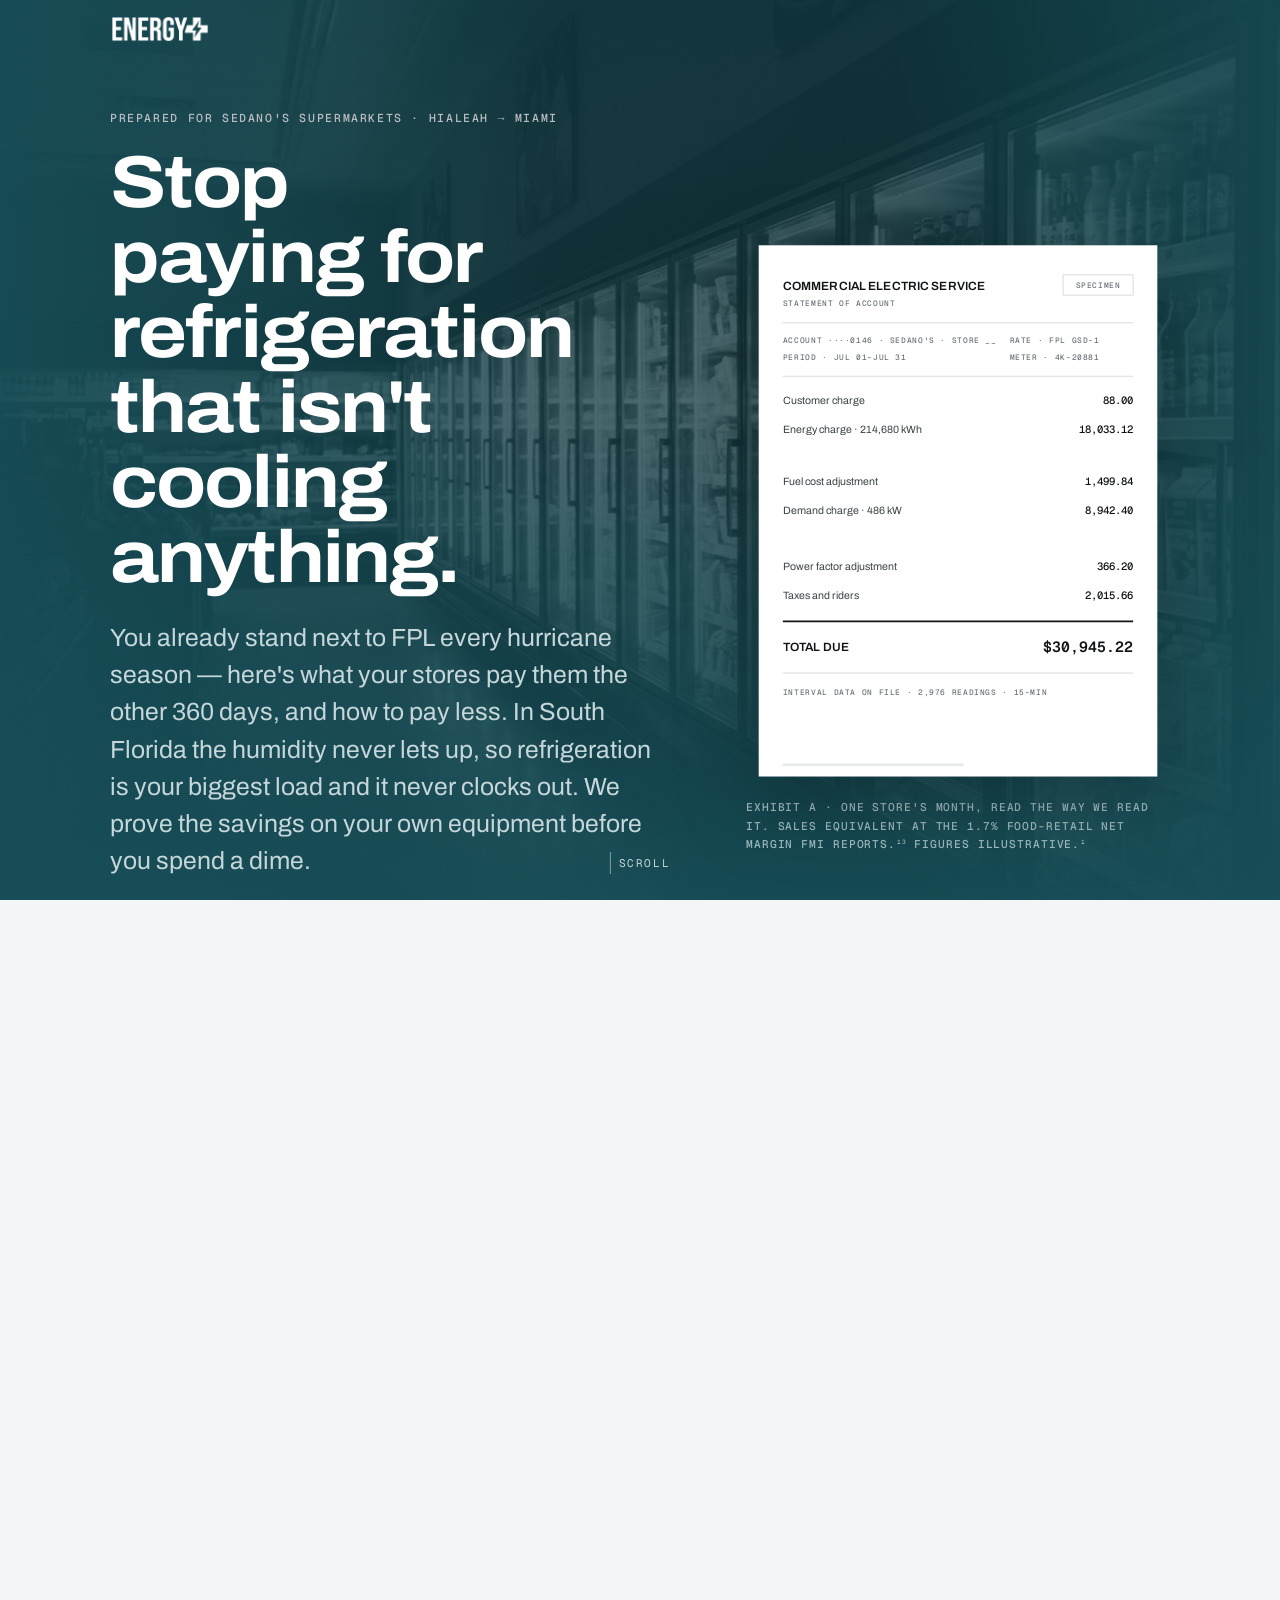
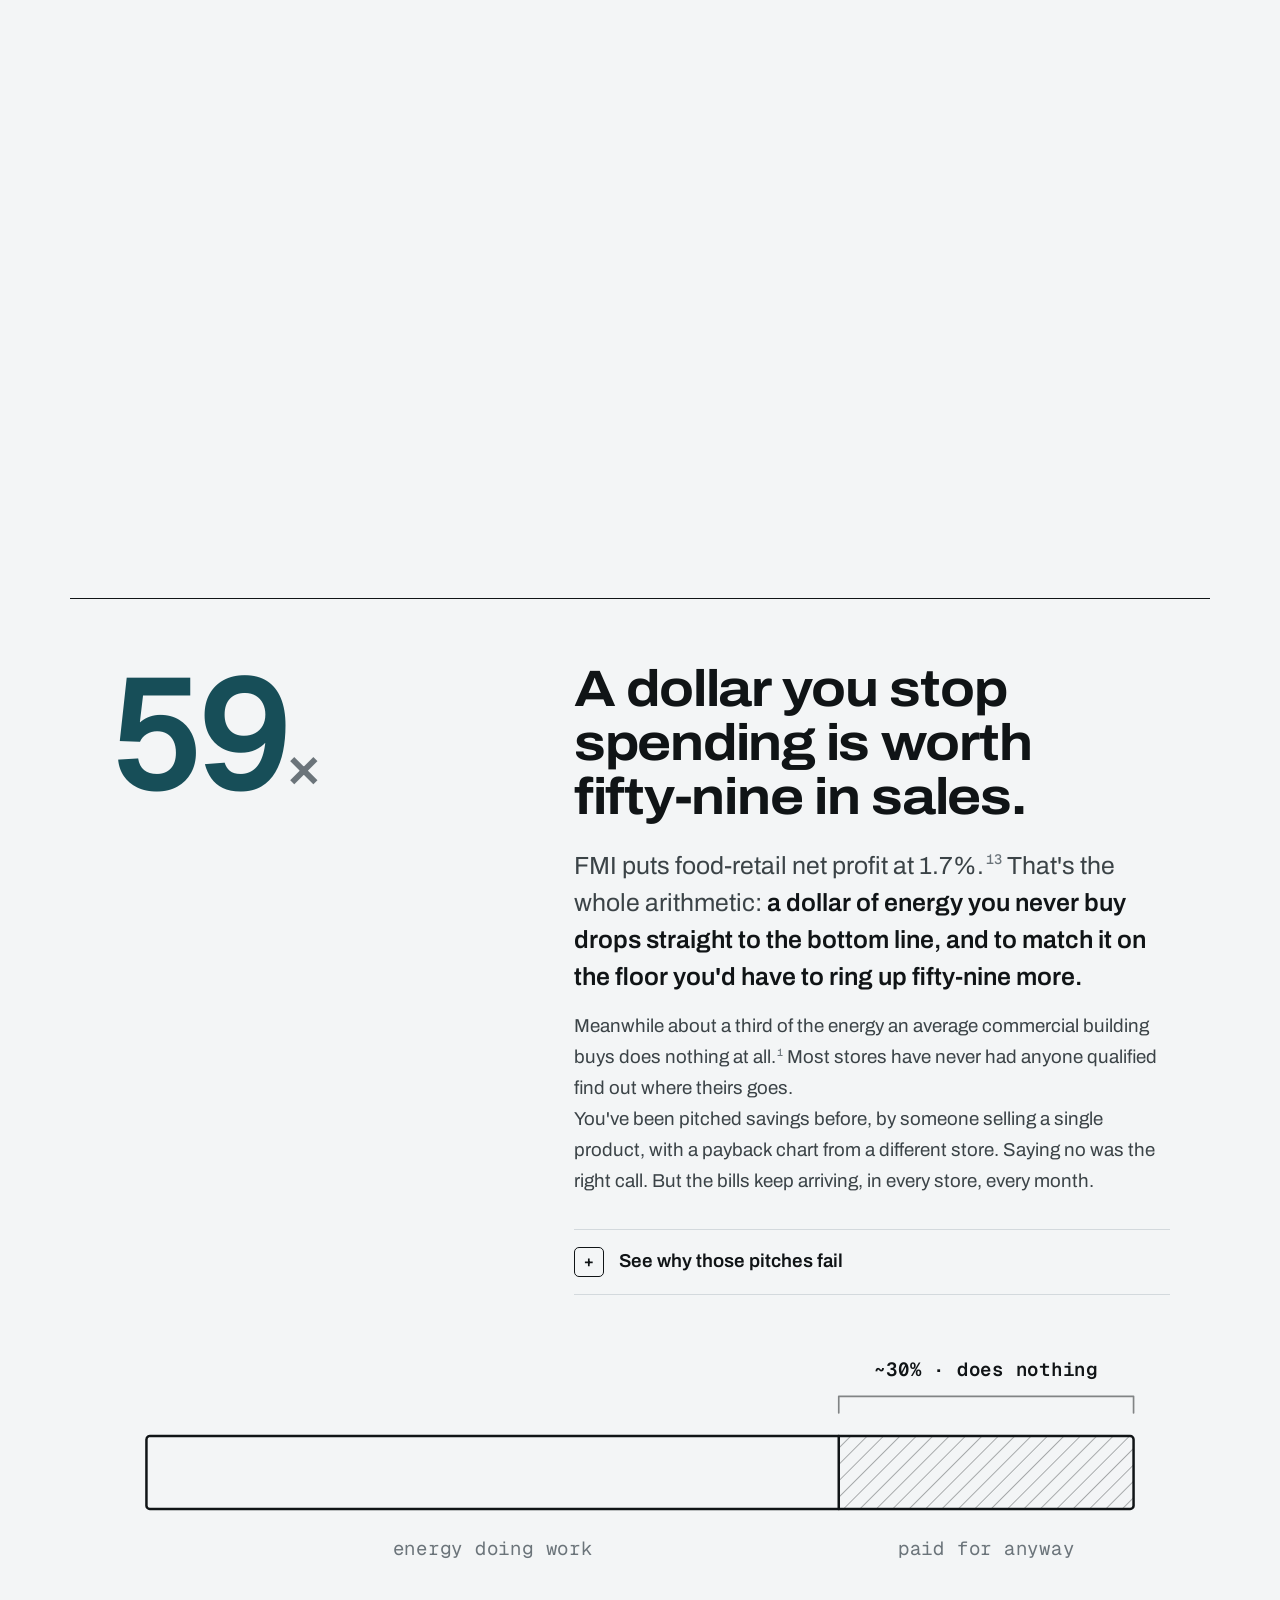
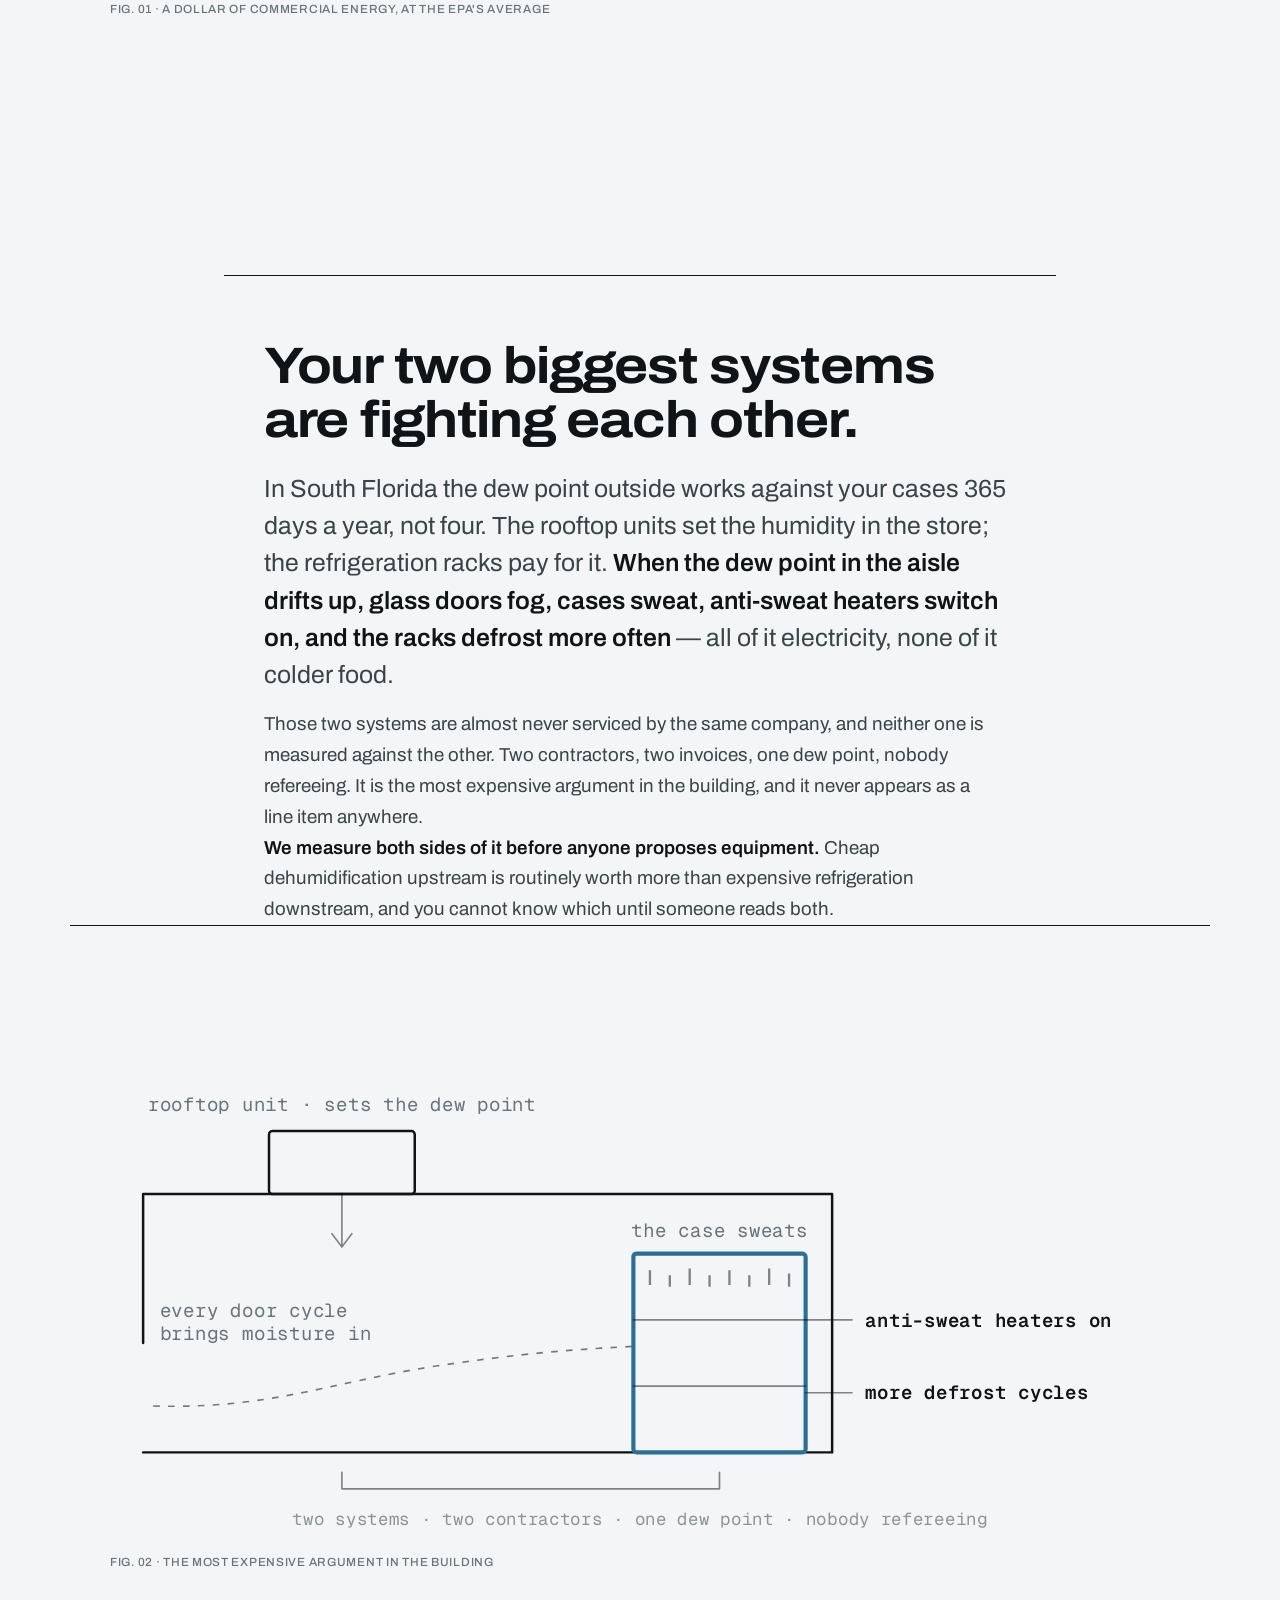
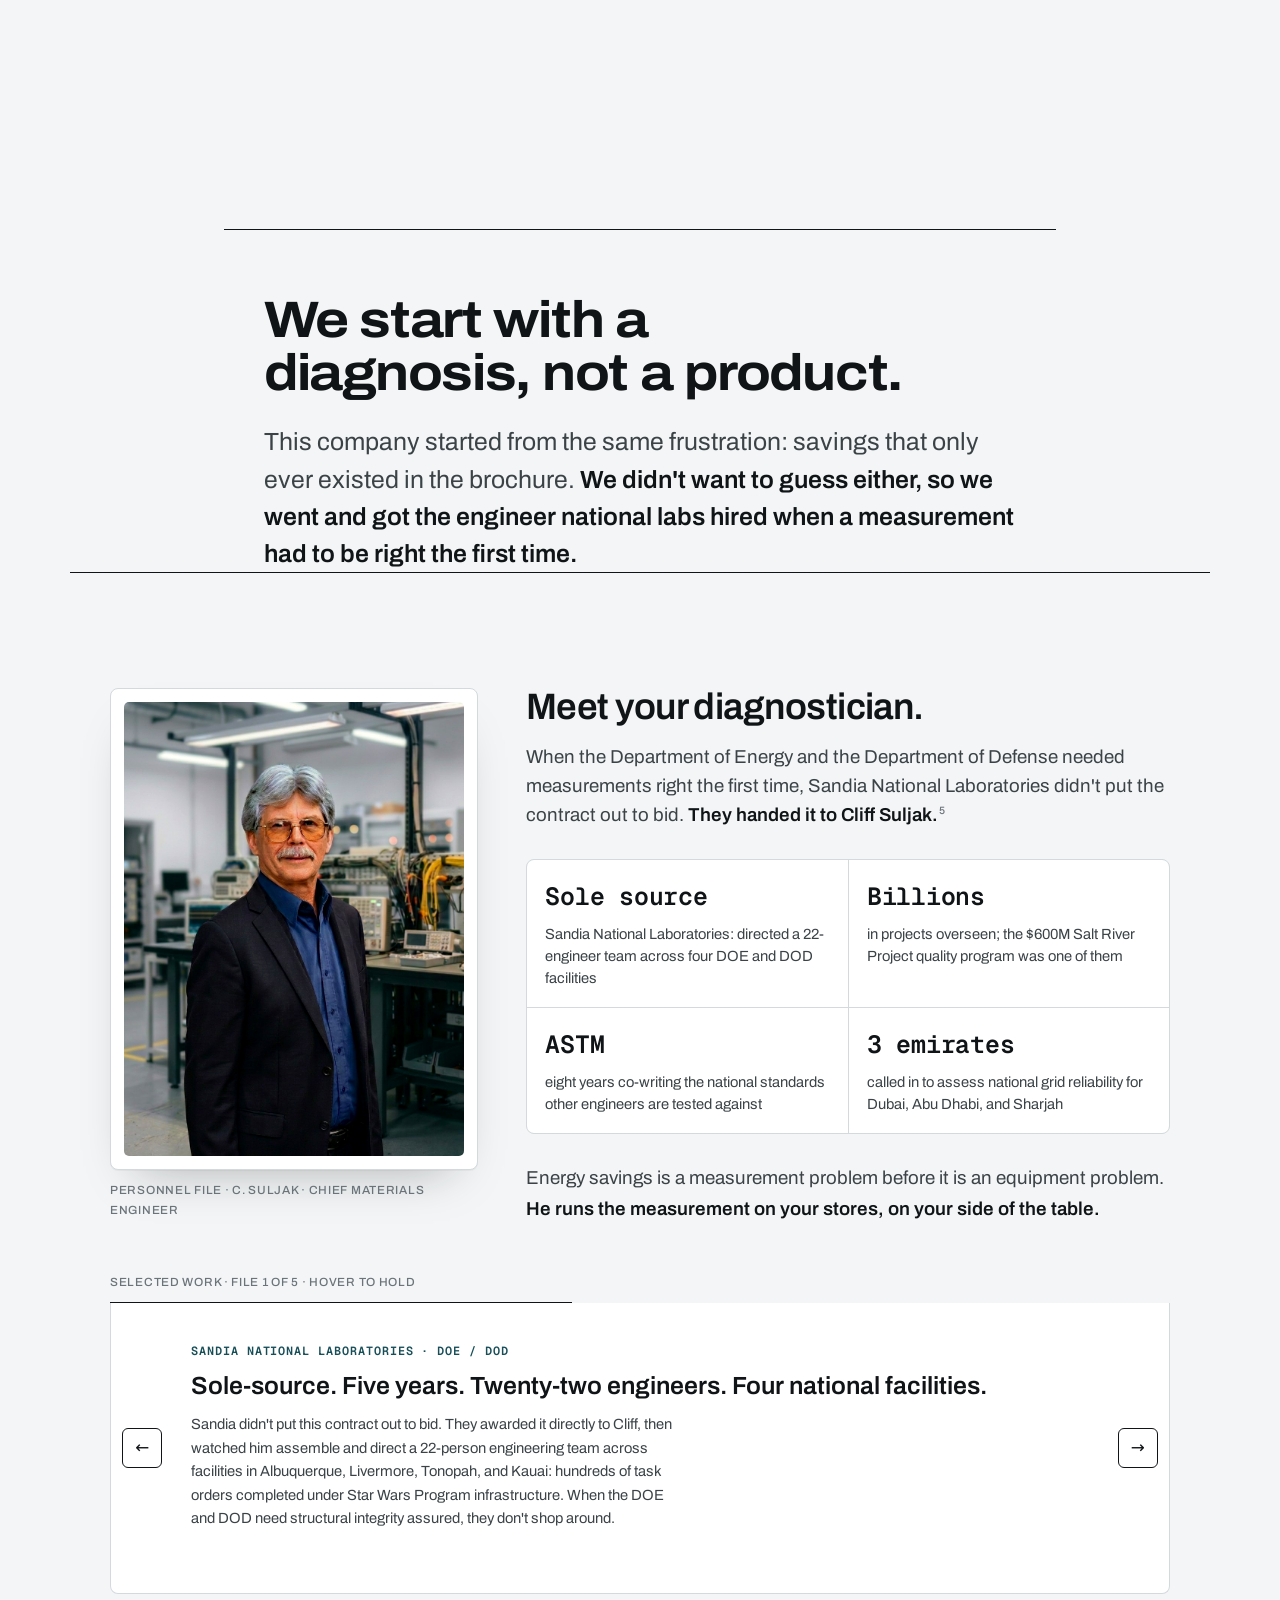
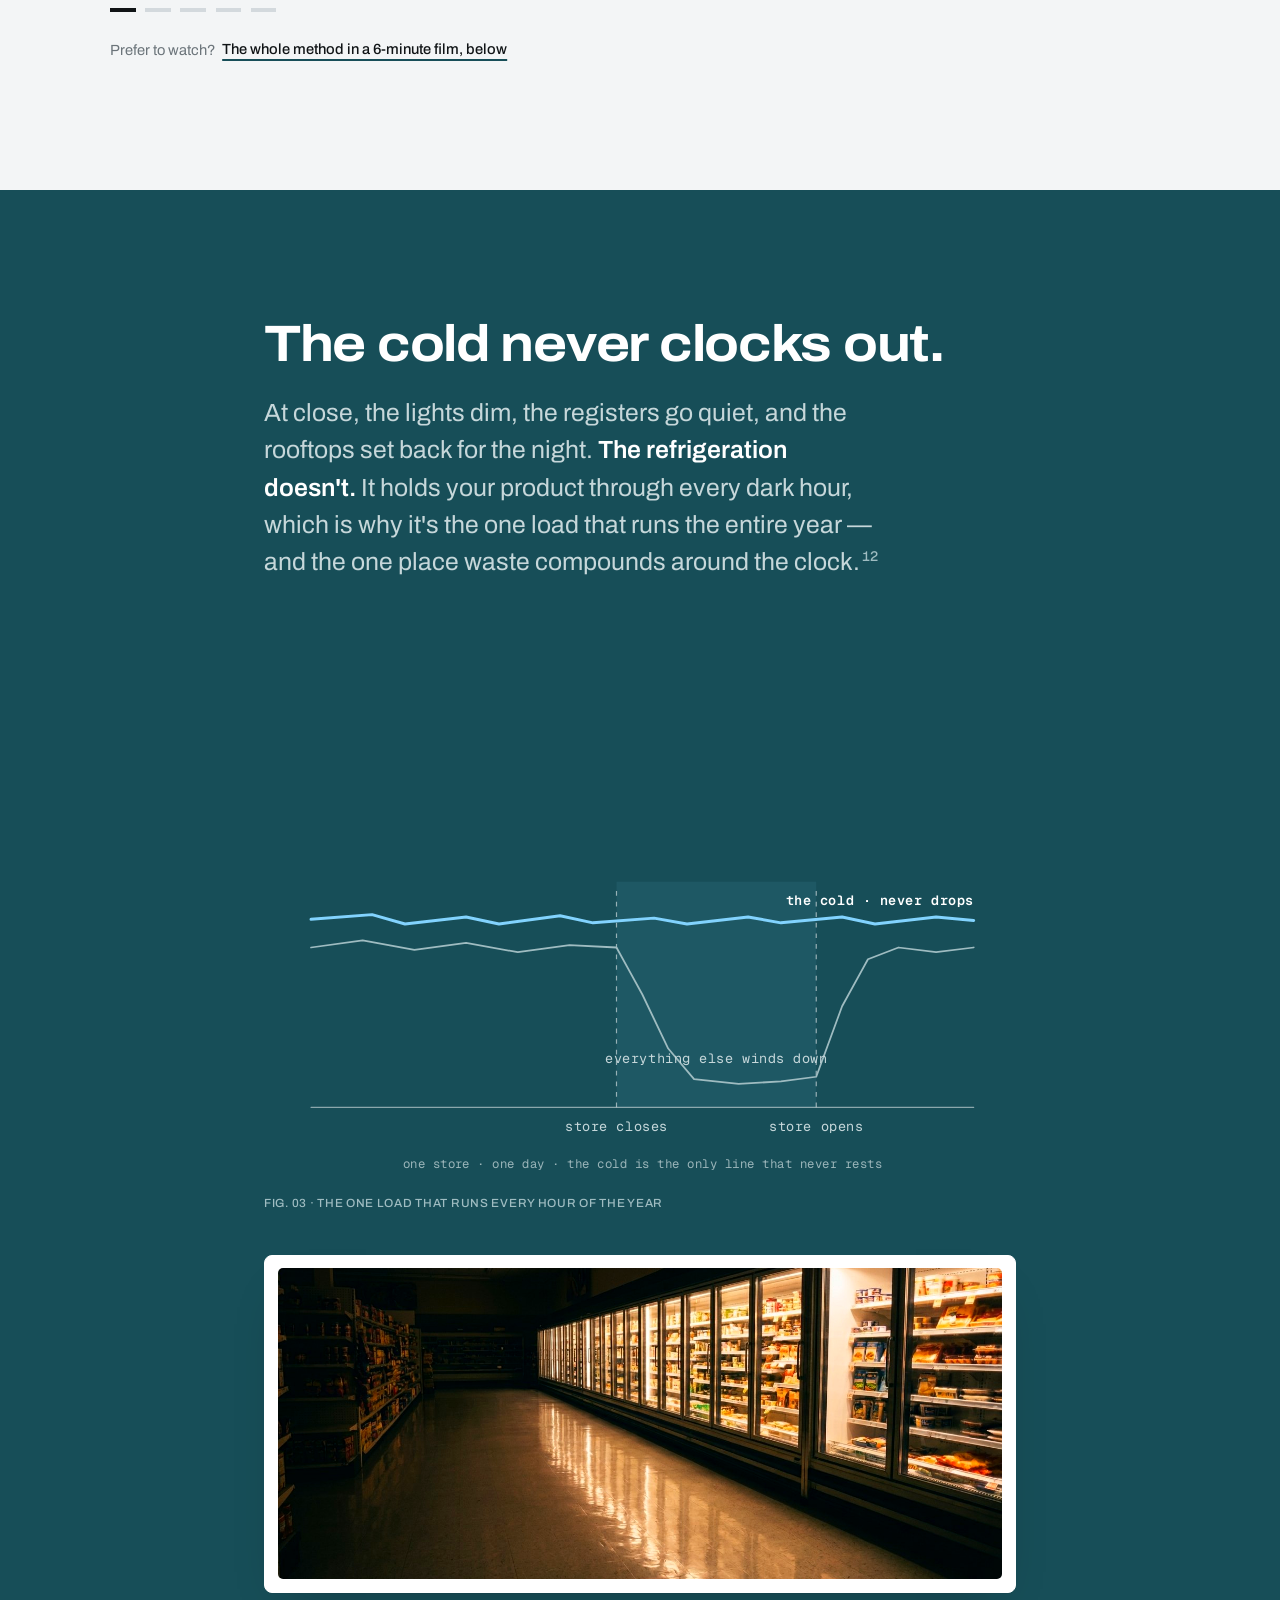
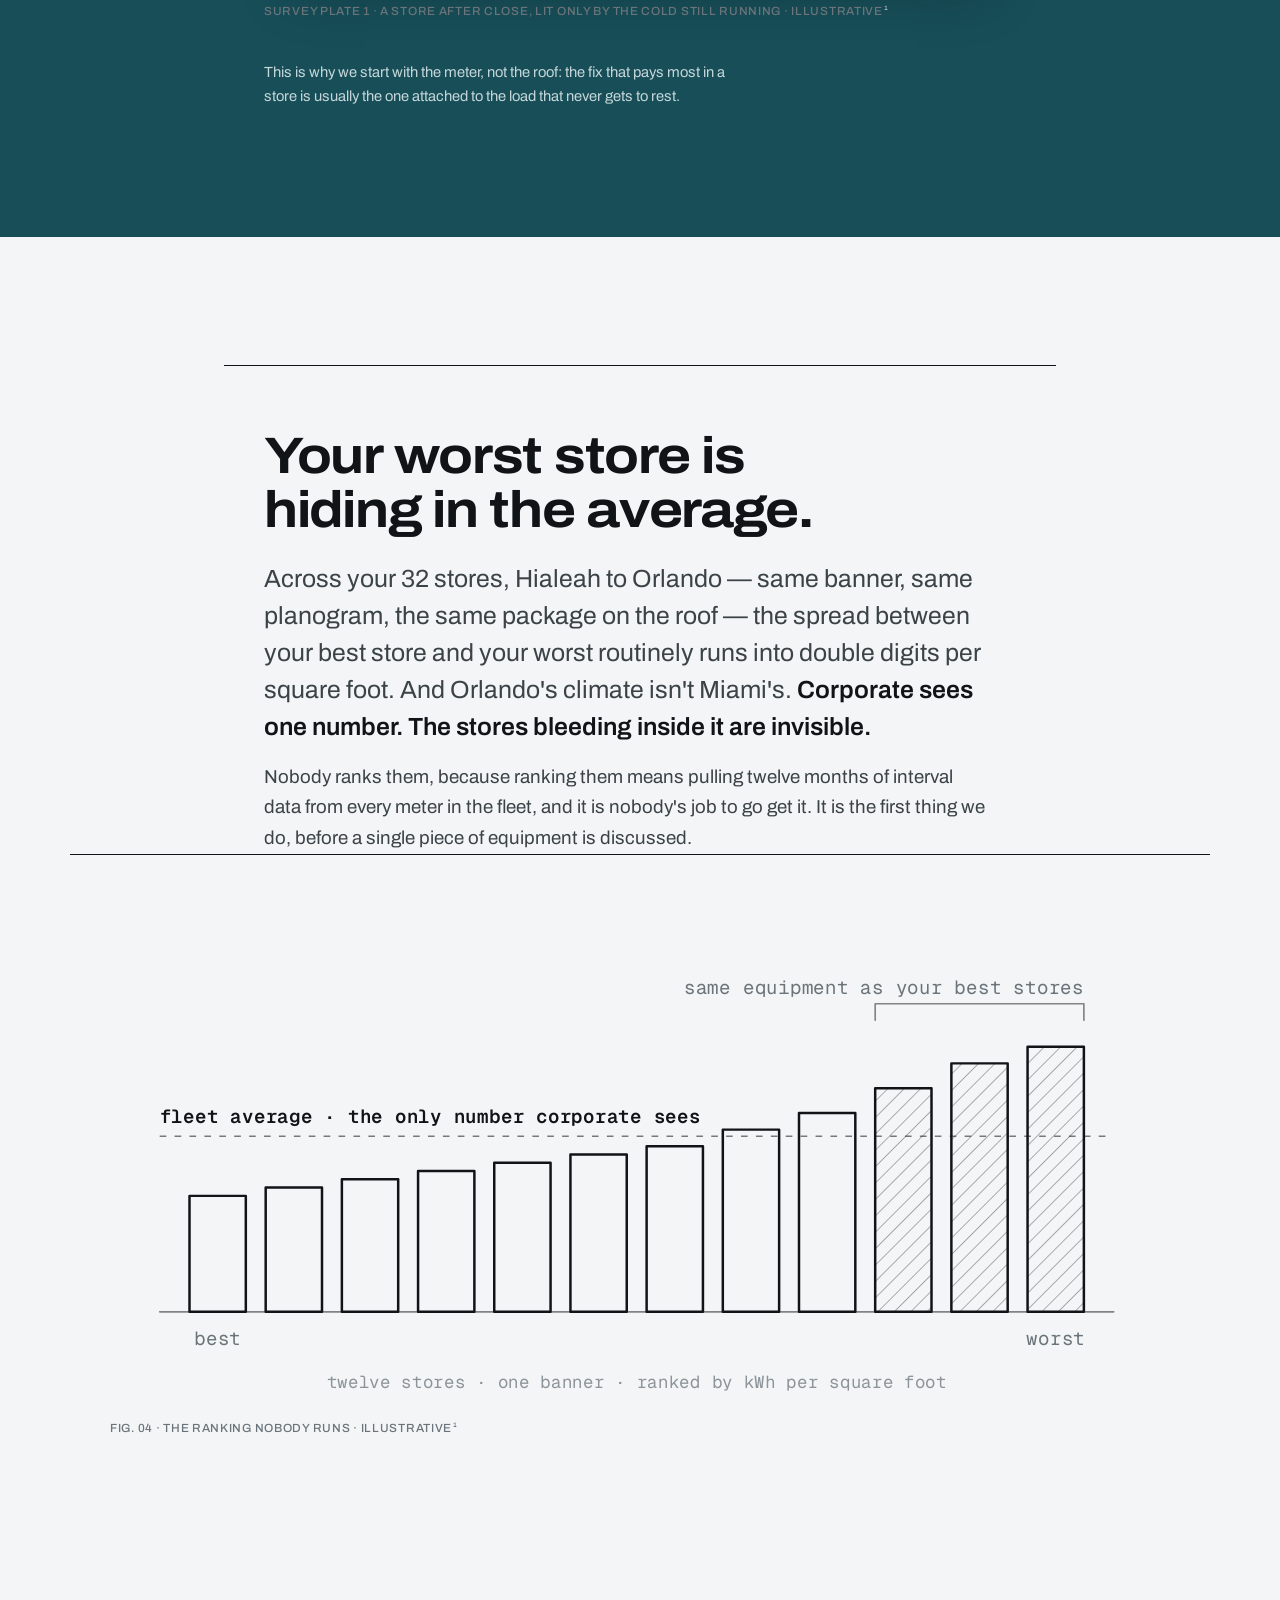
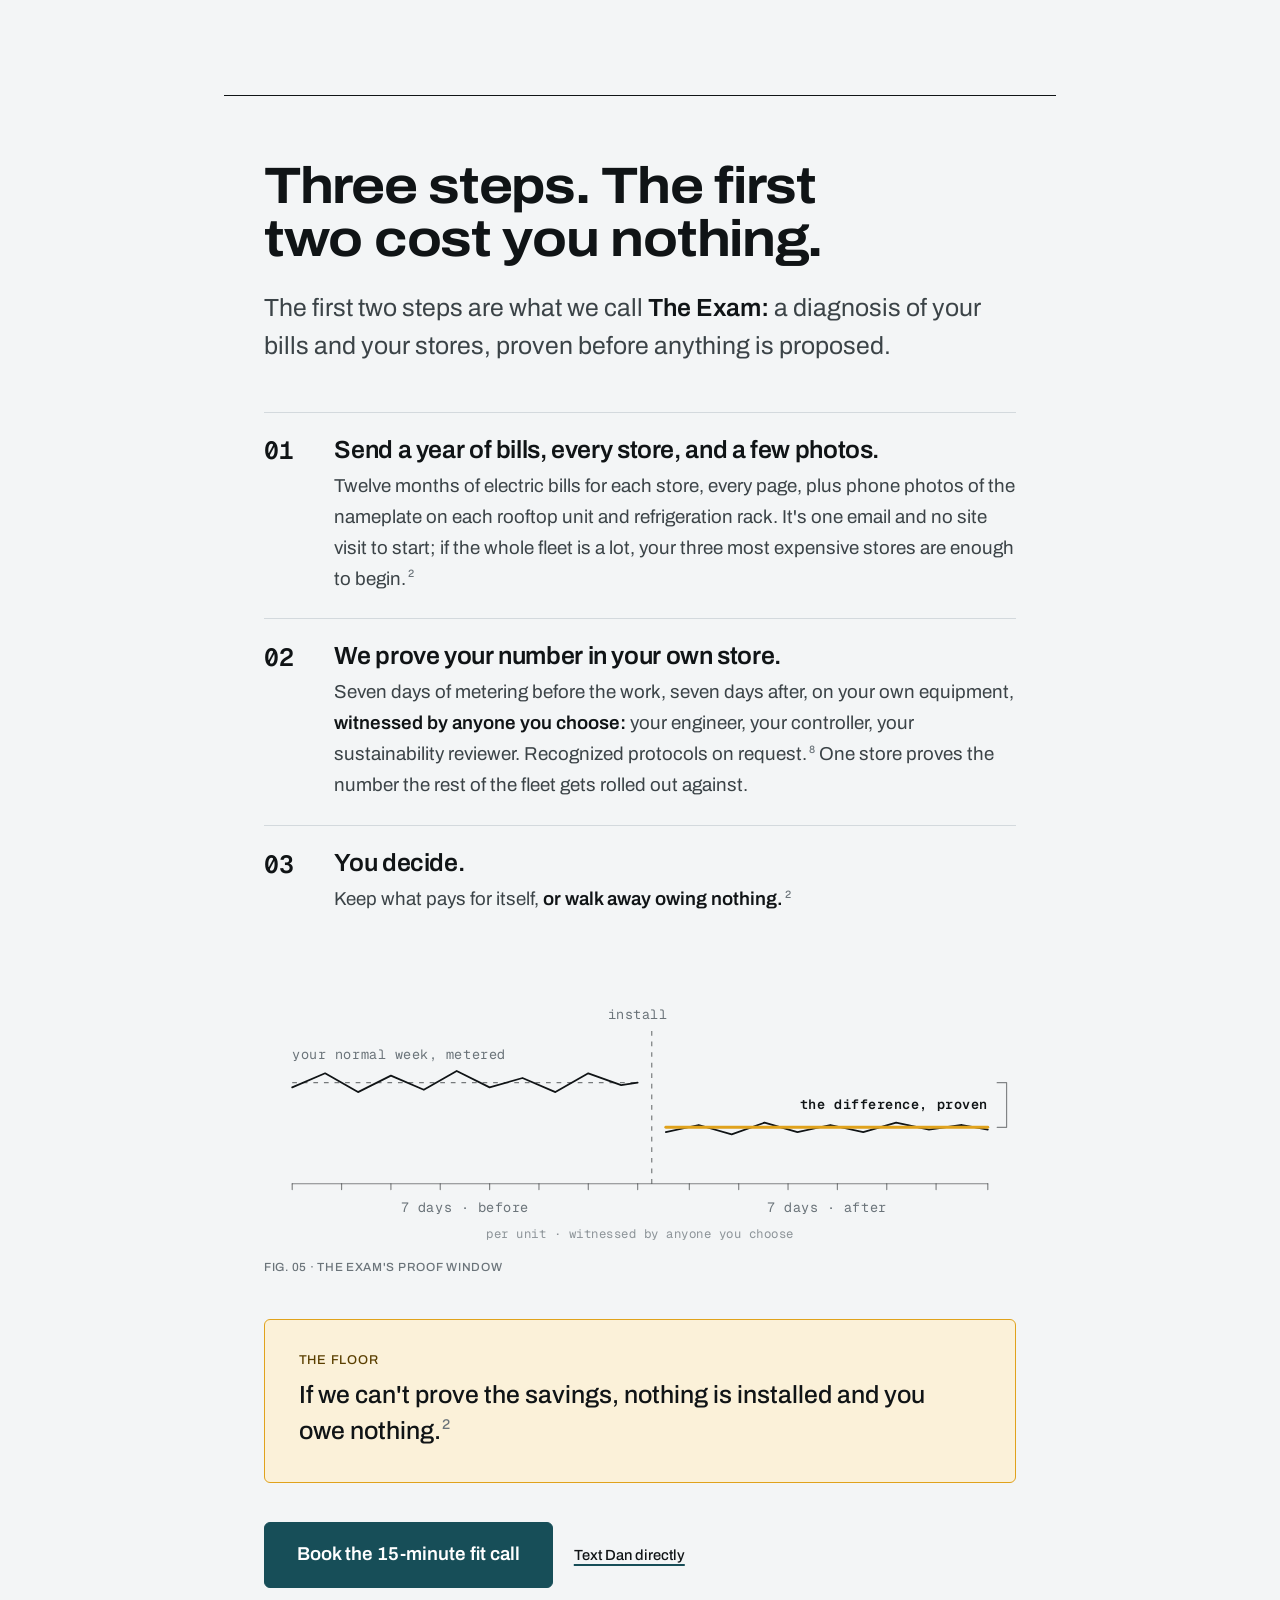
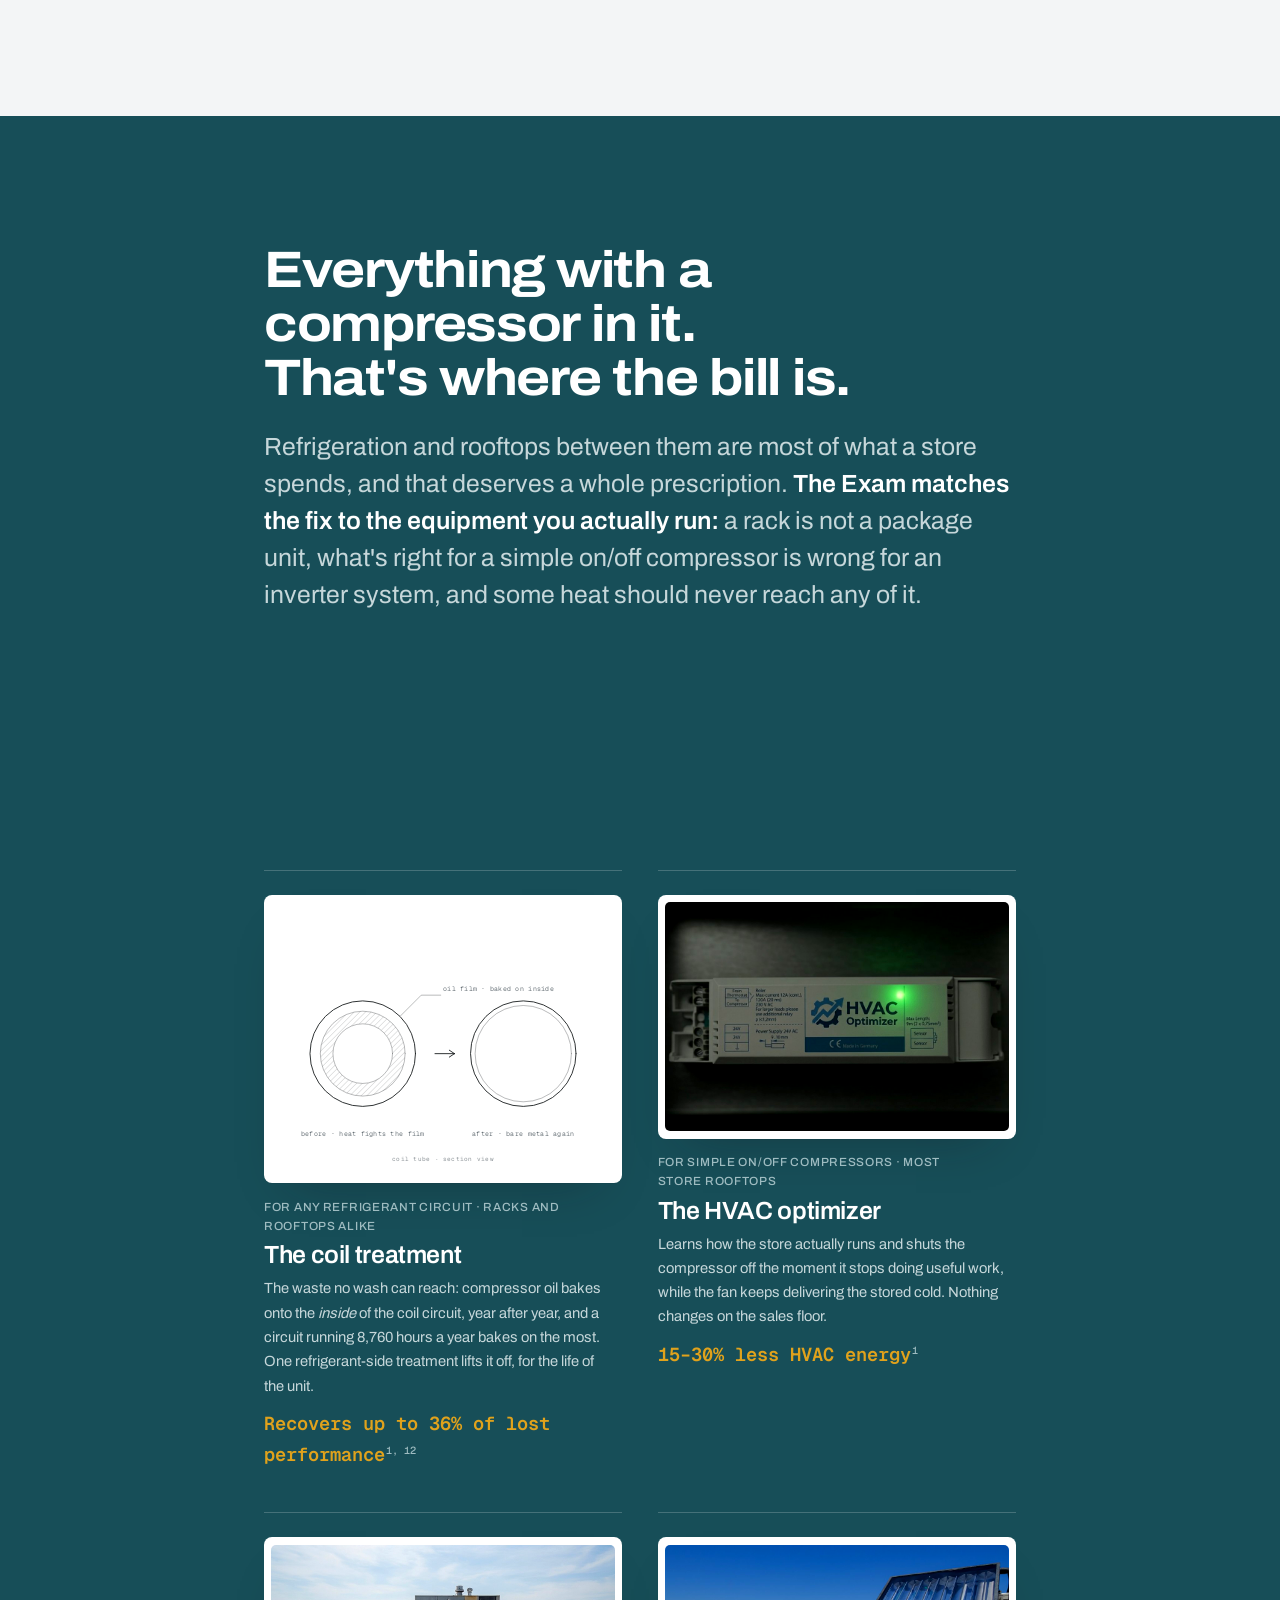
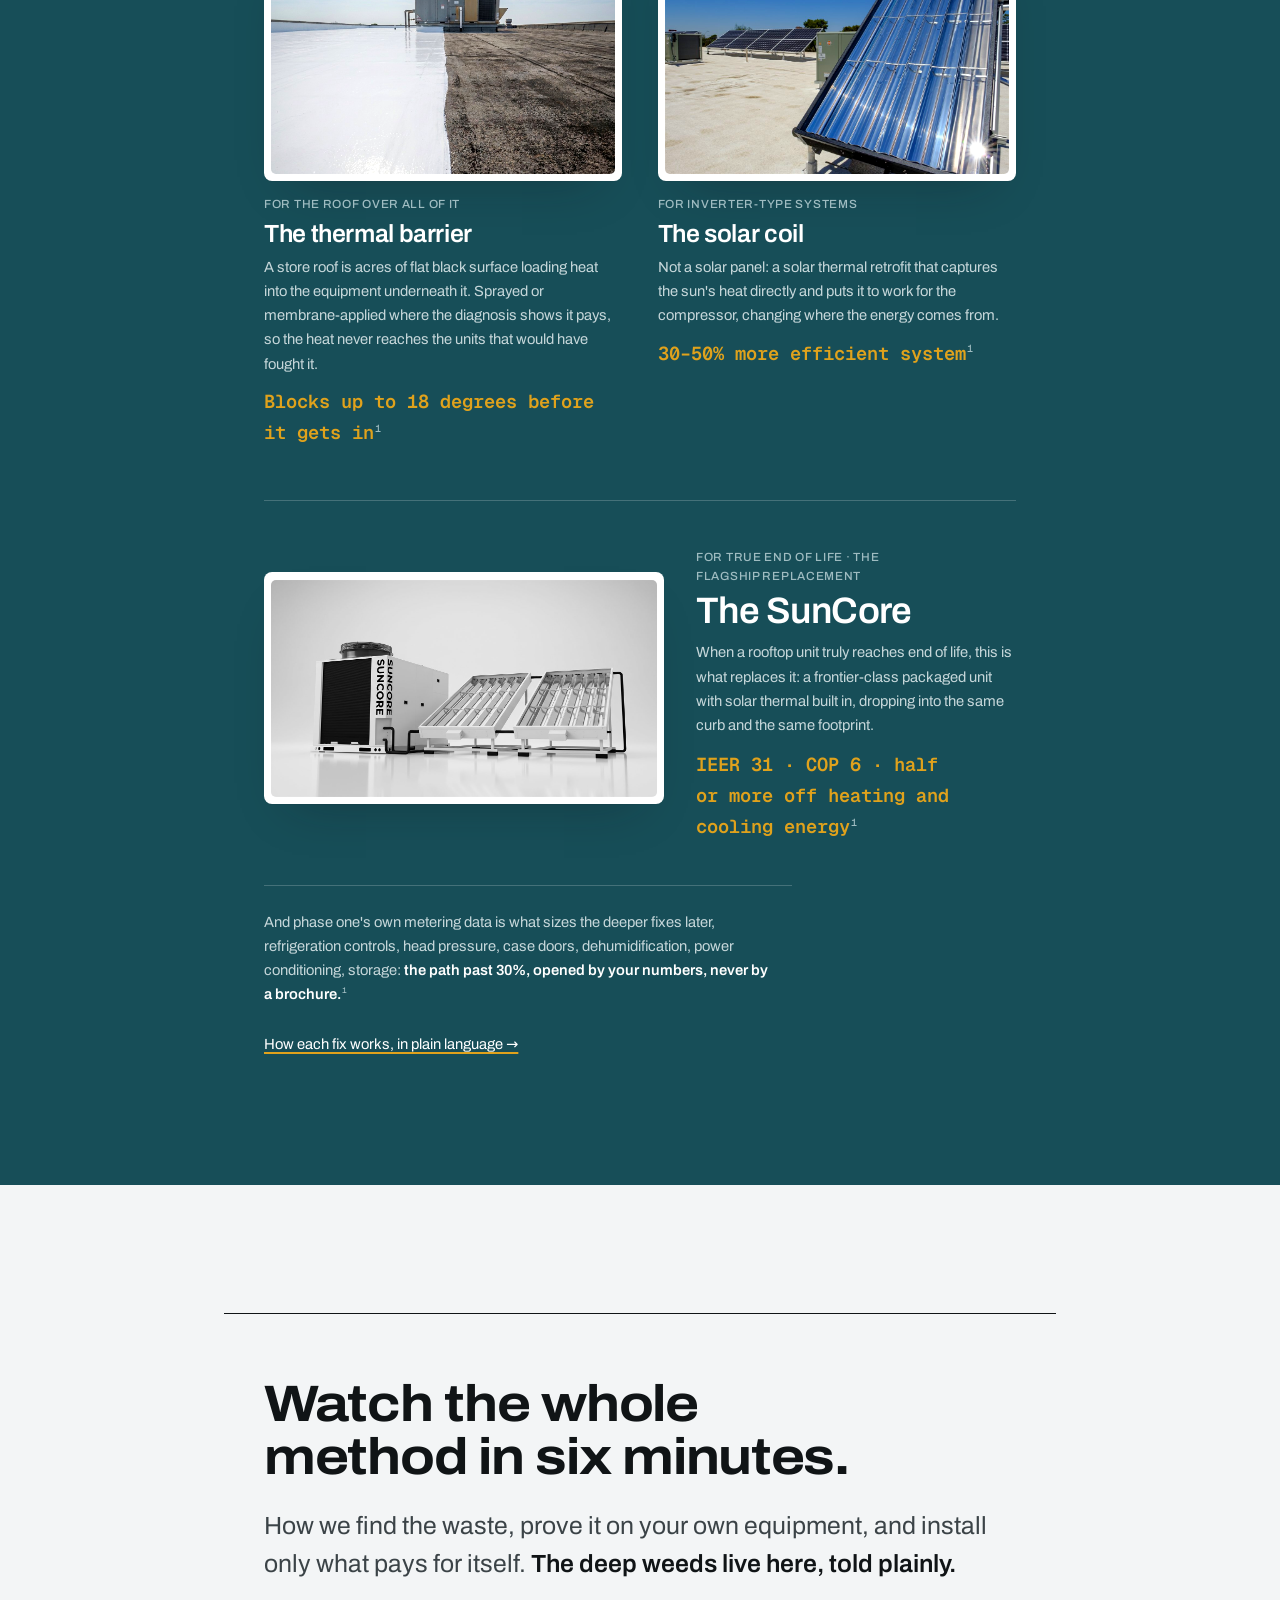
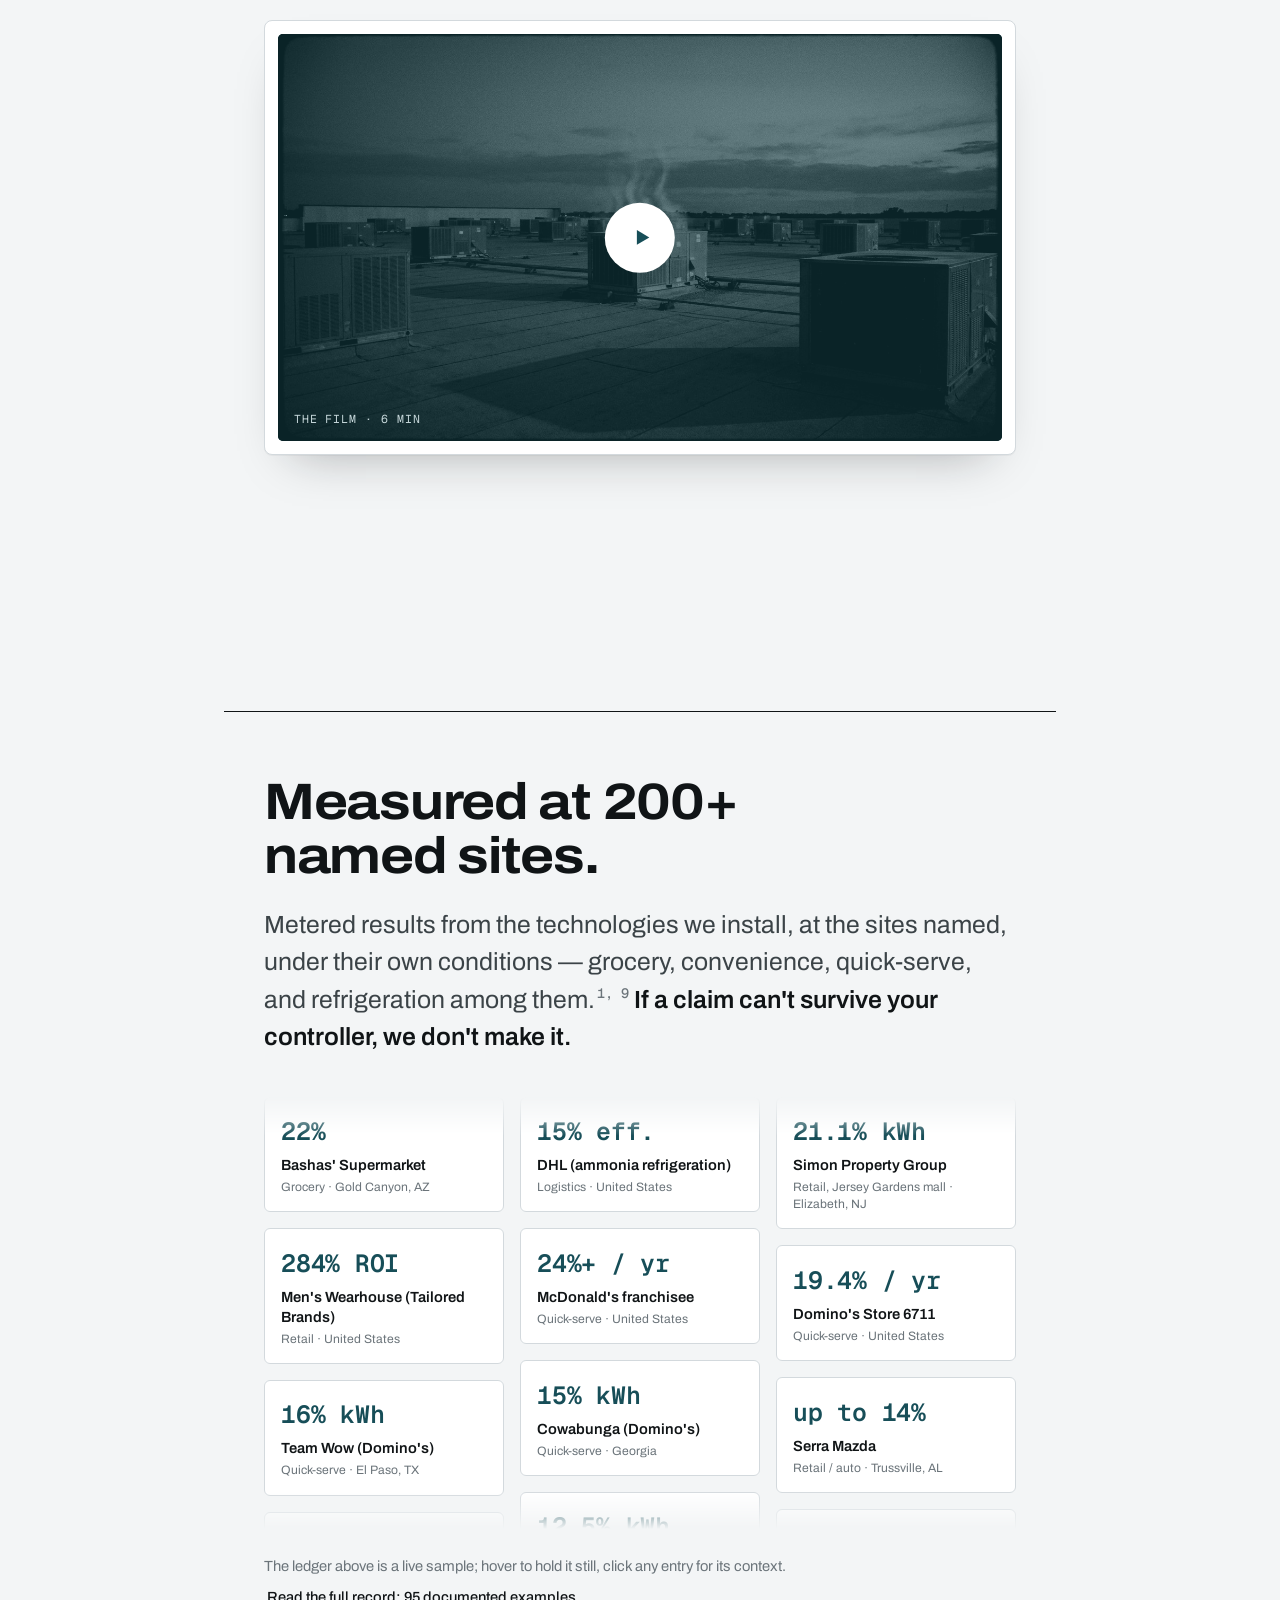
<file: sedanos/index.html>
<!DOCTYPE html>
<html lang="en">
<head>
<meta charset="UTF-8">
<meta name="viewport" content="width=device-width, initial-scale=1.0">
<title>Energy Plus &middot; Prepared for Sedano's Supermarkets</title>
<meta name="description" content="Prepared for Sedano's Supermarkets. In South Florida, refrigeration and humidity are your biggest loads. We find the waste, prove the savings on your own equipment, and install nothing until the number is real.">
<meta property="og:title" content="Energy Plus: energy savings proven in your own stores">
<meta property="og:description" content="Prepared for Sedano's Supermarkets. In South Florida, refrigeration and humidity are your biggest loads. We find the waste, prove the savings on your own equipment, and install nothing until the number is real.">
<meta property="og:type" content="website">
<meta name="color-scheme" content="light">
<meta name="theme-color" content="#fbfbfa">
<link rel="icon" href="../assets/img/energy-plus-logo.png">
<link rel="stylesheet" href="../assets/fonts/report-fonts.css">
<link rel="stylesheet" href="../assets/site.css">
</head>
<body>
<a href="#main" class="skip-link">Skip to content</a>

<header class="head" id="head">
  <div class="wrap head__in">
    <a class="head__mark" href="#top" aria-label="Energy Plus, home"><img src="../assets/img/energy-plus-logo.png" alt="Energy Plus" width="104" height="30"></a>
    <nav class="head__nav" aria-label="Primary">
      <a href="#plan">The plan</a>
      <a href="#proof">Proof</a>
      <a href="../how-it-works.html">How it works</a>
      <button type="button" class="btn btn--sm" data-book>Book the 15-minute fit call</button>
    </nav>
  </div>
</header>

<main id="main">

  <!-- HERO · the exhibit: a bill read on a store that lights up as you scroll -->
  <div class="hero-scrolly">
  <section class="hero" id="top" aria-labelledby="hero-h">
    <div class="hero__media" aria-hidden="true">
      <img src="../assets/img/hero-store-color.jpg" alt="" loading="eager" fetchpriority="high">
      <div class="hero__scrim"></div>
    </div>
    <div class="wrap hero__in hero__grid">
      <div class="hero__copy">
        <p class="hero__kicker" style="font-family:var(--font-mono);font-size:.72rem;font-weight:500;letter-spacing:.14em;text-transform:uppercase;color:oklch(0.8 0.006 260);margin-bottom:1.1rem">Prepared for Sedano's Supermarkets &middot; Hialeah &rarr; Miami</p>
        <h1 id="hero-h">Stop paying for refrigeration that isn't cooling anything.</h1>
        <p class="hero__lede">You already stand next to FPL every hurricane season &mdash; here's what your stores pay them the other 360 days, and how to pay less. In South Florida the humidity never lets up, so refrigeration is your biggest load and it never clocks out. We prove the savings on your own equipment before you spend a dime.</p>
        <div class="cta" data-cta>
          <button type="button" class="btn btn--lg" data-book>Book the 15-minute fit call</button>
          <button type="button" class="textlink js-sms-toggle" aria-expanded="false">Text Dan directly</button>
        </div>
        <div class="sms" role="group" aria-label="Text the founder">
          <p class="sms__to">To Dan &middot; (864) 777-0688</p>
          <textarea rows="4" spellcheck="false" aria-label="Message to Dan">Hi Dan, I handle facilities for a grocery operation and I'd like to see what real energy savings could look like across our stores, without the sales song and dance. What does it take to qualify?</textarea>
          <div class="sms__foot">
            <span class="sms__hint">Opens in your messages, ready to send.</span>
            <a class="btn btn--sm js-sms-send" href="#" data-phone="+18647770688">Send message</a>
          </div>
        </div>
      </div>
      <figure class="bill">
        <svg viewBox="0 0 460 592" role="img" aria-labelledby="bill-t">
          <title id="bill-t">One supermarket's monthly electric bill, marked up the way we read it: refrigeration is most of the energy charge and never shuts off, the demand charge is set by the worst 15 minutes of the month, and at the 1.7% net margin FMI reports for food retailers, covering this one bill takes roughly 1.8 million dollars of sales.</title>
          <rect class="paper" x="14" y="8" width="432" height="576"/>
          <text class="bt" x="40" y="56">COMMERCIAL ELECTRIC SERVICE</text>
          <text class="meta" x="40" y="74">STATEMENT OF ACCOUNT</text>
          <rect class="tag" x="344" y="40" width="76" height="22"/>
          <text class="meta" x="382" y="54.5" text-anchor="middle">SPECIMEN</text>
          <line class="rule" x1="40" y1="92" x2="420" y2="92"/>
          <text class="meta" x="40" y="114">ACCOUNT &middot;&middot;&middot;&middot;0146 &middot; SEDANO'S &middot; STORE __</text>
          <text class="meta" x="286" y="114">RATE &middot; FPL GSD-1</text>
          <text class="meta" x="40" y="132">PERIOD &middot; JUL 01&ndash;JUL 31</text>
          <text class="meta" x="286" y="132">METER &middot; 4K-20881</text>
          <line class="rule" x1="40" y1="150" x2="420" y2="150"/>
          <text class="row" x="40" y="180">Customer charge</text>
          <text class="amt" x="420" y="180" text-anchor="end">88.00</text>
          <text class="row" x="40" y="212">Energy charge &middot; 214,680 kWh</text>
          <text class="amt" x="420" y="212" text-anchor="end">18,033.12</text>
          <text class="row" x="40" y="268">Fuel cost adjustment</text>
          <text class="amt" x="420" y="268" text-anchor="end">1,499.84</text>
          <text class="row" x="40" y="300">Demand charge &middot; 486 kW</text>
          <text class="amt" x="420" y="300" text-anchor="end">8,942.40</text>
          <text class="row" x="40" y="360">Power factor adjustment</text>
          <text class="amt" x="420" y="360" text-anchor="end">366.20</text>
          <text class="row" x="40" y="392">Taxes and riders</text>
          <text class="amt" x="420" y="392" text-anchor="end">2,015.66</text>
          <line class="rule rule--ink" x1="40" y1="416" x2="420" y2="416"/>
          <text class="bt" x="40" y="448">TOTAL DUE</text>
          <text class="amt amt--total" x="420" y="449" text-anchor="end">$30,945.22</text>
          <line class="rule" x1="40" y1="472" x2="420" y2="472"/>
          <text class="meta" x="40" y="496">INTERVAL DATA ON FILE &middot; 2,976 READINGS &middot; 15-MIN</text>
          <rect class="fine" x="40" y="570" width="196" height="3"/>
          <!-- the pen · mark 1: the energy charge -->
          <path class="mk" pathLength="1" style="--d:0" d="M336 221 C 358 226, 398 223, 423 219"/>
          <path class="mk" pathLength="1" style="--d:0" d="M196 233 C 248 240, 296 233, 328 224 M328 224 l -8.5 -1.5 M328 224 l -3.5 7.5"/>
          <text class="mk-t" x="40" y="234" style="--d:0" transform="rotate(-2 40 234)">REFRIGERATION IS MOST OF THIS</text>
          <text class="mk-t" x="40" y="248" style="--d:0" transform="rotate(-2 40 248)">AND IT NEVER SHUTS OFF</text>
          <!-- mark 2: the demand charge -->
          <path class="mk" pathLength="1" style="--d:1" d="M352 296 C 350 281, 428 279, 430 294 C 432 310, 353 313, 351 298 C 350 287, 370 283, 392 282"/>
          <path class="mk" pathLength="1" style="--d:1" d="M282 322 C 310 320, 332 314, 347 306 M347 306 l -8.5 0.5 M347 306 l -4.5 7"/>
          <text class="mk-t" x="40" y="326" style="--d:1" transform="rotate(-2 40 326)">YOUR WORST 15 MINUTES: DEFROST</text>
          <text class="mk-t" x="40" y="340" style="--d:1" transform="rotate(-2 40 340)">MEETING THE ROOFTOPS</text>
          <!-- mark 3: what the total really costs, in sales -->
          <path class="mk" pathLength="1" style="--d:2" d="M330 461 C 356 467, 396 464, 424 459"/>
          <path class="mk" pathLength="1" style="--d:2" d="M244 524 C 296 522, 346 500, 370 472 M370 472 l -9 1.5 M370 472 l -1.5 9"/>
          <text class="mk-t mk-t--big" x="40" y="522" style="--d:2" transform="rotate(-1.5 40 522)">&asymp; $1.8M IN SALES TO COVER.</text>
          <text class="mk-t mk-t--big" x="40" y="546" style="--d:2" transform="rotate(-1.5 40 546)">ONE STORE. ONE MONTH.</text>
        </svg>
        <figcaption class="bill__cap">Exhibit A &middot; one store's month, read the way we read it. Sales equivalent at the 1.7% food-retail net margin FMI reports.<sup class="fn"><a href="#notes" aria-label="See note 13">13</a></sup> Figures illustrative.<sup class="fn"><a href="#notes" aria-label="See note 1">1</a></sup></figcaption>
      </figure>
    </div>
    <div class="scrollcue" aria-hidden="true"><span></span>scroll</div>
  </section>
  </div>

  <!-- BEAT 1 · THE PROBLEM -->
  <section class="beat" id="problem" aria-labelledby="problem-h">
    <div class="wrap beat__grid">
      <p class="monument" aria-hidden="true">59<span class="monument__unit">&times;</span></p>
      <div class="beat__copy">
        <h2 id="problem-h">A dollar you stop spending is worth fifty-nine in sales.</h2>
        <p class="lead">FMI puts food-retail net profit at 1.7%.<sup class="fn"><a href="#notes" aria-label="See note 13">13</a></sup> That's the whole arithmetic: <strong>a dollar of energy you never buy drops straight to the bottom line, and to match it on the floor you'd have to ring up fifty-nine more.</strong></p>
        <p>Meanwhile about a third of the energy an average commercial building buys does nothing at all.<sup class="fn"><a href="#notes" aria-label="See note 1">1</a></sup> Most stores have never had anyone qualified find out where theirs goes.</p>
        <p>You've been pitched savings before, by someone selling a single product, with a payback chart from a different store. Saying no was the right call. But the bills keep arriving, in every store, every month.</p>
        <details class="gate">
          <summary><span class="plus" aria-hidden="true">+</span>See why those pitches fail</summary>
          <div class="gate__body">
            <p>Most energy vendors carry one product, so every store gets the same answer. The case study they show you is a different building's prescription. And the people who know your equipment best, your refrigeration and HVAC service companies, are paid for service hours, not for kilowatt-hours you never use. Nobody in that model is paid to measure your stores first, so the waste survives the upgrade.</p>
            <p>That is the entire difference here: the measurement comes first, and the fix is chosen to match what it finds, from more than four dozen technologies.</p>
          </div>
        </details>
      </div>
    </div>
    <div class="wrap">
      <figure class="fig" aria-label="Diagram: of the energy an average commercial building buys, roughly a third does no work">
        <svg viewBox="0 0 640 150" role="img" aria-hidden="true">
          <defs>
            <pattern id="hatch-waste" width="7" height="7" patternTransform="rotate(45)" patternUnits="userSpaceOnUse">
              <line x1="0" y1="0" x2="0" y2="7" stroke="currentColor" stroke-width="1"/>
            </pattern>
          </defs>
          <rect class="fade" style="--o:0.4" x="440" y="58" width="178" height="44" fill="url(#hatch-waste)"/>
          <rect class="d" pathLength="1" x="22" y="58" width="596" height="44" rx="2" style="--d:0"/>
          <line class="d" pathLength="1" x1="440" y1="58" x2="440" y2="102" style="--d:1"/>
          <path class="d soft" pathLength="1" d="M440 44 L440 34 L618 34 L618 44" style="--d:2"/>
          <text class="lbl lbl--ink" x="529" y="22" text-anchor="middle">~30% · does nothing</text>
          <text class="lbl" x="231" y="130" text-anchor="middle">energy doing work</text>
          <text class="lbl" x="529" y="130" text-anchor="middle">paid for anyway</text>
        </svg>
        <figcaption>Fig. 01 &middot; A dollar of commercial energy, at the EPA's average</figcaption>
      </figure>
    </div>
  </section>

  <!-- BEAT 1.5 · THE DEW POINT WAR · the grocery-native insight -->
  <section class="beat beat--rule" id="dewpoint" aria-labelledby="dewpoint-h">
    <div class="wrap beat__narrow">
      <h2 id="dewpoint-h">Your two biggest systems are fighting each other.</h2>
      <p class="lead">In South Florida the dew point outside works against your cases 365 days a year, not four. The rooftop units set the humidity in the store; the refrigeration racks pay for it. <strong>When the dew point in the aisle drifts up, glass doors fog, cases sweat, anti-sweat heaters switch on, and the racks defrost more often</strong> &mdash; all of it electricity, none of it colder food.</p>
      <p>Those two systems are almost never serviced by the same company, and neither one is measured against the other. Two contractors, two invoices, one dew point, nobody refereeing. It is the most expensive argument in the building, and it never appears as a line item anywhere.</p>
      <p><strong>We measure both sides of it before anyone proposes equipment.</strong> Cheap dehumidification upstream is routinely worth more than expensive refrigeration downstream, and you cannot know which until someone reads both.</p>
    </div>
    <div class="wrap">
      <figure class="fig" aria-label="Diagram: humid air entering the sales floor drives case sweating, anti-sweat heaters, and extra defrost cycles, while the rooftop unit that controls that humidity is run by a different contractor">
        <svg viewBox="0 0 640 306" role="img" aria-hidden="true">
          <!-- the shell, with the doorway left open where the moisture walks in -->
          <path class="d" pathLength="1" style="--d:0" d="M20 96 H436 M436 96 V252 M20 252 H436 M20 96 V186"/>
          <!-- the rooftop unit: it sets the dew point everything else lives in -->
          <rect class="d" pathLength="1" style="--d:1" x="96" y="58" width="88" height="38" rx="2"/>
          <path class="d soft" pathLength="1" style="--d:2" d="M140 96 V128 M140 128 l-6 -8 M140 128 l6 -8"/>
          <text class="lbl" x="140" y="46" text-anchor="middle">rooftop unit &middot; sets the dew point</text>
          <!-- what walks in with every customer -->
          <text class="lbl" x="30" y="170">every door cycle</text>
          <text class="lbl" x="30" y="184">brings moisture in</text>
          <path class="dash" d="M26 224 C 96 226, 132 210, 196 200 C 250 192, 278 190, 316 188"/>
          <!-- the case that pays for it -->
          <rect class="d cold" pathLength="1" style="--d:3" x="316" y="132" width="104" height="120" rx="2"/>
          <path class="d soft" pathLength="1" style="--d:4" d="M316 172 H420 M316 212 H420"/>
          <path class="fade" style="--o:0.5" d="M326 142 v9 M338 145 v7 M350 141 v10 M362 145 v7 M374 142 v9 M386 145 v7 M398 141 v10 M410 144 v8" stroke="currentColor" stroke-width="1.4"/>
          <text class="lbl" x="368" y="122" text-anchor="middle">the case sweats</text>
          <!-- and what that switches on -->
          <path class="d soft" pathLength="1" style="--d:5" d="M420 172 h28"/>
          <text class="lbl lbl--ink" x="456" y="176">anti-sweat heaters on</text>
          <path class="d soft" pathLength="1" style="--d:5" d="M420 216 h28"/>
          <text class="lbl lbl--ink" x="456" y="220">more defrost cycles</text>
          <!-- the bracket: two systems, one dew point -->
          <path class="d soft" pathLength="1" style="--d:6" d="M140 264 v10 H368 v-10"/>
          <text class="lbl soft-t" x="320" y="296" text-anchor="middle">two systems &middot; two contractors &middot; one dew point &middot; nobody refereeing</text>
        </svg>
        <figcaption>Fig. 02 &middot; The most expensive argument in the building</figcaption>
      </figure>
    </div>
  </section>


  <!-- BEAT 2 · THE GUIDE · the diagnostician's dossier -->
  <section class="beat beat--rule" id="guide" aria-labelledby="guide-h">
    <div class="wrap beat__narrow">
      <h2 id="guide-h">We start with a diagnosis, not a product.</h2>
      <p class="lead">This company started from the same frustration: savings that only ever existed in the brochure. <strong>We didn't want to guess either, so we went and got the engineer national labs hired when a measurement had to be right the first time.</strong></p>
    </div>
    <div class="wrap">
      <div class="dossier">
        <figure class="dossier__photo">
          <div class="plate__frame plate__frame--portrait"><img class="js-reveal" src="../assets/img/cliff-lab.jpg" alt="Cliff Suljak, Chief Materials Engineer, standing in a materials testing laboratory" loading="lazy"></div>
          <figcaption class="dossier__cap">Personnel file &middot; C. Suljak &middot; Chief Materials Engineer</figcaption>
        </figure>
        <div class="dossier__body">
          <h3 class="dossier__title">Meet your diagnostician.</h3>
          <p class="dossier__lede">When the Department of Energy and the Department of Defense needed measurements right the first time, Sandia National Laboratories didn't put the contract out to bid. <strong>They handed it to Cliff Suljak.</strong><sup class="fn"><a href="#notes" aria-label="See note 5">5</a></sup></p>
          <ul class="creds" aria-label="Career credentials">
            <li><span class="creds__fig">Sole source</span><span class="creds__desc">Sandia National Laboratories: directed a 22-engineer team across four DOE and DOD facilities</span></li>
            <li><span class="creds__fig">Billions</span><span class="creds__desc">in projects overseen; the $600M Salt River Project quality program was one of them</span></li>
            <li><span class="creds__fig">ASTM</span><span class="creds__desc">eight years co-writing the national standards other engineers are tested against</span></li>
            <li><span class="creds__fig">3 emirates</span><span class="creds__desc">called in to assess national grid reliability for Dubai, Abu Dhabi, and Sharjah</span></li>
          </ul>
          <p class="dossier__why">Energy savings is a measurement problem before it is an equipment problem. <strong>He runs the measurement on your stores, on your side of the table.</strong></p>
        </div>
      </div>
      <div class="workfile" data-workfile>
        <p class="workfile__label">Selected work &middot; file <span data-wf-n>1</span> of 5 &middot; hover to hold</p>
        <div class="workfile__view">
          <div class="workfile__track" data-wf-track>
            <article class="workfile__card">
              <p class="workfile__tag">Sandia National Laboratories &middot; DOE / DOD</p>
              <h4>Sole-source. Five years. Twenty-two engineers. Four national facilities.</h4>
              <p>Sandia didn't put this contract out to bid. They awarded it directly to Cliff, then watched him assemble and direct a 22-person engineering team across facilities in Albuquerque, Livermore, Tonopah, and Kauai: hundreds of task orders completed under Star Wars Program infrastructure. When the DOE and DOD need structural integrity assured, they don't shop around.</p>
            </article>
            <article class="workfile__card">
              <p class="workfile__tag">Salt River Project &middot; Arizona</p>
              <h4>He built the quality control system from scratch. The industry copied it.</h4>
              <p>As Manager of the Materials and Quality Services Division, Cliff created a complete quality control infrastructure for one of the Southwest's largest utilities: metallurgical lab, nondestructive testing, failure analysis, predictive vibration monitoring. The innovations he introduced on the $600M program were later adopted by utilities across the country.</p>
            </article>
            <article class="workfile__card">
              <p class="workfile__tag">York International &middot; Los Angeles County Courts</p>
              <h4>Northridge earthquake. County engineers on the other side. He won.</h4>
              <p>After the Northridge earthquake threatened the world's largest thermal storage system at the LA County Courts facility, York International hired Cliff on a sole-source basis to fix it. He performed the seismic stability analysis, delivered litigation testimony against the county's own engineers and consultants, and prevailed. Then he designed, fabricated, and personally oversaw installation of the custom seismic restraint system.</p>
            </article>
            <article class="workfile__card">
              <p class="workfile__tag">UAE National Power Grid &middot; Dubai &middot; Abu Dhabi &middot; Sharjah</p>
              <h4>Three emirates. One grid. They called him in to assess all of it.</h4>
              <p>What began as a reactive power loss engagement across Dubai, Abu Dhabi, and Sharjah grew into a full operational assessment of the UAE's power grid. Cliff mobilized in-country for extended periods, consulting directly to utility authorities on grid reliability. When a nation's infrastructure is the project, the margin for error is zero.</p>
            </article>
            <article class="workfile__card">
              <p class="workfile__tag">ASTM &middot; Standards Committee &middot; 8 years</p>
              <h4>Eight years helping write the standards everyone else is tested against.</h4>
              <p>For eight years Cliff served on the ASTM committee developing test methods for leading-edge materials diagnostics: advanced composites and ultra-high-strength metals in extreme temperature environments. The methods he helped develop were adopted as national industry acceptance criteria for utility procurement.</p>
            </article>
          </div>
          <button type="button" class="workfile__arrow workfile__arrow--prev" data-wf-prev aria-label="Previous project">&larr;</button>
          <button type="button" class="workfile__arrow workfile__arrow--next" data-wf-next aria-label="Next project">&rarr;</button>
        </div>
        <div class="workfile__dots" data-wf-dots aria-label="Selected work navigation"></div>
      </div>
      <p class="quiet">Prefer to watch? <a class="textlink" href="#film">The whole method in a 6-minute film, below</a></p>
    </div>
  </section>

  <!-- BEAT 1.75 · NEVER CLOCKS OUT · the fork's signature, on graphite -->
  <section class="beat beat--dark always" id="always" aria-labelledby="always-h">
    <div class="wrap beat__narrow">
      <h2 id="always-h">The cold never clocks out.</h2>
      <p class="lead lead--dark always__lede-num">At close, the lights dim, the registers go quiet, and the rooftops set back for the night. <strong>The refrigeration doesn't.</strong> It holds your product through every dark hour, which is why it's the one load that runs the entire year &mdash; and the one place waste compounds around the clock.<sup class="fn"><a href="#notes" aria-label="See note 12">12</a></sup></p>
      <p class="readout readout--cold">8,760<small><strong>hours a year the compressors never stop.</strong> A rooftop rests half the day; a refrigeration circuit never gets to.</small></p>
      <figure class="fig" aria-label="Diagram: over one day, the store's other loads fall away overnight while the refrigeration line stays high the entire time, including through the closed hours">
        <svg viewBox="0 0 640 300" role="img" aria-hidden="true">
          <rect class="nightband fade" style="--o:0.07" x="300" y="44" width="170" height="192"/>
          <line class="dash" x1="300" y1="52" x2="300" y2="236"/>
          <line class="dash" x1="470" y1="52" x2="470" y2="236"/>
          <!-- everything else: high while the store is open, winds down overnight -->
          <path class="d trace-off" pathLength="1" style="--d:1" d="M40 100 L84 94 L128 102 L172 96 L216 104 L260 98 L300 100 L322 140 L344 186 L366 212 L404 216 L440 214 L470 210 L492 150 L514 110 L540 100 L572 104 L604 100"/>
          <!-- the cold: hums and rests in tiny cycles but never drops, all night through -->
          <path class="d cold" pathLength="1" style="--d:0" d="M40 76 L92 72 L120 80 L172 74 L200 80 L252 73 L280 79 L332 75 L360 80 L412 74 L440 79 L492 74 L520 80 L572 74 L604 77"/>
          <line class="d soft" pathLength="1" style="--d:2" x1="40" y1="236" x2="604" y2="236"/>
          <text class="lbl lbl--ink" x="604" y="64" text-anchor="end">the cold &middot; never drops</text>
          <text class="lbl" x="385" y="198" text-anchor="middle">everything else winds down</text>
          <text class="lbl" x="300" y="256" text-anchor="middle">store closes</text>
          <text class="lbl" x="470" y="256" text-anchor="middle">store opens</text>
          <text class="lbl soft-t" x="322" y="288" text-anchor="middle">one store &middot; one day &middot; the cold is the only line that never rests</text>
        </svg>
        <figcaption>Fig. 03 &middot; The one load that runs every hour of the year</figcaption>
      </figure>
      <figure class="plate plate--dark">
        <div class="plate__frame"><img class="js-reveal" src="../assets/img/always-night.jpg" alt="Illustrative: a supermarket after closing, dark except for the glow of the refrigerated cases still running down the aisle" loading="lazy"></div>
        <figcaption>Survey plate 1 &middot; A store after close, lit only by the cold still running &middot; illustrative<sup class="fn"><a href="#notes" aria-label="See note 1">1</a></sup></figcaption>
      </figure>
      <p class="always__note">This is why we start with the meter, not the roof: the fix that pays most in a store is usually the one attached to the load that never gets to rest.</p>
    </div>
  </section>

  <!-- BEAT 2.5 · THE FLEET SPREAD · the multi-site hook -->
  <section class="beat beat--rule" id="spread" aria-labelledby="spread-h">
    <div class="wrap beat__narrow">
      <h2 id="spread-h">Your worst store is hiding in the average.</h2>
      <p class="lead">Across your 32 stores, Hialeah to Orlando &mdash; same banner, same planogram, the same package on the roof &mdash; the spread between your best store and your worst routinely runs into double digits per square foot. And Orlando's climate isn't Miami's. <strong>Corporate sees one number. The stores bleeding inside it are invisible.</strong></p>
      <p>Nobody ranks them, because ranking them means pulling twelve months of interval data from every meter in the fleet, and it is nobody's job to go get it. It is the first thing we do, before a single piece of equipment is discussed.</p>
    </div>
    <div class="wrap">
      <figure class="fig" aria-label="Chart: twelve stores under one banner ranked by energy use per square foot, with the fleet average masking the three worst stores">
        <svg viewBox="0 0 640 268" role="img" aria-hidden="true">
          <defs>
            <pattern id="hatch-spread" width="7" height="7" patternTransform="rotate(45)" patternUnits="userSpaceOnUse">
              <line x1="0" y1="0" x2="0" y2="7" stroke="currentColor" stroke-width="1"/>
            </pattern>
          </defs>
          <rect class="fade" style="--o:0.4" x="462" y="75" width="34" height="135" fill="url(#hatch-spread)"/>
          <rect class="fade" style="--o:0.4" x="508" y="60" width="34" height="150" fill="url(#hatch-spread)"/>
          <rect class="fade" style="--o:0.4" x="554" y="50" width="34" height="160" fill="url(#hatch-spread)"/>
          <rect class="d" pathLength="1" style="--d:0" x="48" y="140" width="34" height="70"/>
          <rect class="d" pathLength="1" style="--d:1" x="94" y="135" width="34" height="75"/>
          <rect class="d" pathLength="1" style="--d:1" x="140" y="130" width="34" height="80"/>
          <rect class="d" pathLength="1" style="--d:2" x="186" y="125" width="34" height="85"/>
          <rect class="d" pathLength="1" style="--d:2" x="232" y="120" width="34" height="90"/>
          <rect class="d" pathLength="1" style="--d:3" x="278" y="115" width="34" height="95"/>
          <rect class="d" pathLength="1" style="--d:3" x="324" y="110" width="34" height="100"/>
          <rect class="d" pathLength="1" style="--d:4" x="370" y="100" width="34" height="110"/>
          <rect class="d" pathLength="1" style="--d:4" x="416" y="90" width="34" height="120"/>
          <rect class="d" pathLength="1" style="--d:5" x="462" y="75" width="34" height="135"/>
          <rect class="d" pathLength="1" style="--d:5" x="508" y="60" width="34" height="150"/>
          <rect class="d" pathLength="1" style="--d:6" x="554" y="50" width="34" height="160"/>
          <line class="d soft" pathLength="1" style="--d:7" x1="30" y1="210" x2="606" y2="210"/>
          <line class="dash" x1="30" y1="104" x2="606" y2="104"/>
          <text class="lbl lbl--ink" x="30" y="96">fleet average &middot; the only number corporate sees</text>
          <path class="d soft" pathLength="1" style="--d:8" d="M462 34 v-10 h126 v10"/>
          <text class="lbl" x="588" y="18" text-anchor="end">same equipment as your best stores</text>
          <text class="lbl" x="65" y="230" text-anchor="middle">best</text>
          <text class="lbl" x="571" y="230" text-anchor="middle">worst</text>
          <text class="lbl soft-t" x="318" y="256" text-anchor="middle">twelve stores &middot; one banner &middot; ranked by kWh per square foot</text>
        </svg>
        <figcaption>Fig. 04 &middot; The ranking nobody runs &middot; illustrative<sup class="fn"><a href="#notes" aria-label="See note 1">1</a></sup></figcaption>
      </figure>
    </div>
  </section>

  <!-- BEAT 3 · THE PLAN -->
  <section class="beat beat--rule" id="plan" aria-labelledby="plan-h">
    <div class="wrap beat__narrow">
      <h2 id="plan-h">Three steps. The first two cost you nothing.</h2>
      <p class="lead">The first two steps are what we call <strong>The Exam:</strong> a diagnosis of your bills and your stores, proven before anything is proposed.</p>
      <ol class="steps">
        <li>
          <h3>Send a year of bills, every store, and a few photos.</h3>
          <p>Twelve months of electric bills for each store, every page, plus phone photos of the nameplate on each rooftop unit and refrigeration rack. It's one email and no site visit to start; if the whole fleet is a lot, your three most expensive stores are enough to begin.<sup class="fn"><a href="#notes" aria-label="See note 2">2</a></sup></p>
        </li>
        <li>
          <h3>We prove your number in your own store.</h3>
          <p>Seven days of metering before the work, seven days after, on your own equipment, <strong>witnessed by anyone you choose:</strong> your engineer, your controller, your sustainability reviewer. Recognized protocols on request.<sup class="fn"><a href="#notes" aria-label="See note 8">8</a></sup> One store proves the number the rest of the fleet gets rolled out against.</p>
        </li>
        <li>
          <h3>You decide.</h3>
          <p>Keep what pays for itself, <strong>or walk away owing nothing.</strong><sup class="fn"><a href="#notes" aria-label="See note 2">2</a></sup></p>
        </li>
      </ol>
      <figure class="fig" aria-label="Diagram of the proof window: seven days metered before the install, seven after, and the verified difference between the two levels">
        <svg viewBox="0 0 640 224" role="img" aria-hidden="true">
          <line class="d soft" pathLength="1" x1="24" y1="170" x2="616" y2="170" style="--d:0"/>
          <path class="d soft" pathLength="1" style="--d:1" d="M24 170 v5 M66 170 v5 M108 170 v5 M150 170 v5 M192 170 v5 M234 170 v5 M276 170 v5 M318 170 v5 M362 170 v5 M404 170 v5 M446 170 v5 M488 170 v5 M530 170 v5 M572 170 v5 M616 170 v5"/>
          <path class="d" pathLength="1" style="--d:2" d="M24 88 L52 76 L80 92 L108 78 L136 90 L164 74 L192 88 L220 80 L248 92 L276 76 L304 86 L318 84"/>
          <line class="dash fade" x1="24" y1="84" x2="318" y2="84"/>
          <line class="dash fade" x1="330" y1="40" x2="330" y2="170"/>
          <path class="d" pathLength="1" style="--d:3" d="M342 126 L370 120 L398 128 L426 118 L454 126 L482 120 L510 126 L538 118 L566 124 L594 120 L616 124"/>
          <line class="d amber" pathLength="1" x1="342" y1="122" x2="616" y2="122" style="--d:4"/>
          <path class="d soft" pathLength="1" d="M624 84 h8 M632 84 v38 M624 122 h8" style="--d:5"/>
          <text class="lbl" x="318" y="30" text-anchor="middle">install</text>
          <text class="lbl" x="24" y="64">your normal week, metered</text>
          <text class="lbl lbl--ink" x="616" y="106" text-anchor="end">the difference, proven</text>
          <text class="lbl" x="171" y="194" text-anchor="middle">7 days &middot; before</text>
          <text class="lbl" x="479" y="194" text-anchor="middle">7 days &middot; after</text>
          <text class="lbl soft-t" x="320" y="216" text-anchor="middle">per unit &middot; witnessed by anyone you choose</text>
        </svg>
        <figcaption>Fig. 05 &middot; The Exam's proof window</figcaption>
      </figure>
      <div class="floor">
        <h3>The Floor</h3>
        <p>If we can't prove the savings, nothing is installed and you owe nothing.<sup class="fn"><a href="#notes" aria-label="See note 2">2</a></sup></p>
      </div>
      <div class="cta" data-cta>
        <button type="button" class="btn btn--lg" data-book>Book the 15-minute fit call</button>
        <button type="button" class="textlink js-sms-toggle" aria-expanded="false">Text Dan directly</button>
      </div>
      <div class="sms" role="group" aria-label="Text the founder">
        <p class="sms__to">To Dan &middot; (864) 777-0688</p>
        <textarea rows="4" spellcheck="false" aria-label="Message to Dan">Hi Dan, I handle facilities for a grocery operation and I'd like to see what real energy savings could look like across our stores, without the sales song and dance. What does it take to qualify?</textarea>
        <div class="sms__foot">
          <span class="sms__hint">Opens in your messages, ready to send.</span>
          <a class="btn btn--sm js-sms-send" href="#" data-phone="+18647770688">Send message</a>
        </div>
      </div>
    </div>
  </section>

  <!-- BEAT 4 · WHERE THE MONEY IS (dark) -->
  <section class="beat beat--dark" id="money" aria-labelledby="money-h">
    <div class="wrap beat__narrow">
      <h2 id="money-h">Everything with a compressor in it. That's where the bill is.</h2>
      <p class="lead lead--dark">Refrigeration and rooftops between them are most of what a store spends, and that deserves a whole prescription. <strong>The Exam matches the fix to the equipment you actually run:</strong> a rack is not a package unit, what's right for a simple on/off compressor is wrong for an inverter system, and some heat should never reach any of it.</p>
      <p class="readout">20&ndash;55%<small><strong>off the HVAC portion of your bill, combined,</strong> and we quote the floor, not the peak.<sup class="fn"><a href="#notes" aria-label="See note 1">1</a></sup></small></p>
      <ul class="kit" aria-label="The four phase-one systems">
        <li>
          <div class="kit__img kit__img--draw">
            <figure class="fig fig--kit" aria-label="Cutaway drawing of a coil tube: an oil film lining the inside wall before treatment, bare metal restored after">
              <svg viewBox="0 0 600 400" role="img" aria-hidden="true">
                <defs>
                  <pattern id="hatch-oil" width="7" height="7" patternTransform="rotate(45)" patternUnits="userSpaceOnUse">
                    <line x1="0" y1="0" x2="0" y2="7" stroke="currentColor" stroke-width="1"/>
                  </pattern>
                </defs>
                <circle class="d" pathLength="1" cx="160" cy="186" r="92" style="--d:0"/>
                <circle class="d soft" pathLength="1" cx="160" cy="186" r="74" style="--d:1"/>
                <circle class="d soft" pathLength="1" cx="160" cy="186" r="52" style="--d:1"/>
                <path class="fade" style="--o:0.4" d="M160 112 a74 74 0 1 0 0.01 0 Z M160 134 a52 52 0 1 1 -0.01 0 Z" fill-rule="evenodd" fill="url(#hatch-oil)"/>
                <path class="d soft" pathLength="1" style="--d:2" d="M226 120 L262 84 L296 84"/>
                <circle class="d" pathLength="1" cx="440" cy="186" r="92" style="--d:3"/>
                <circle class="d soft" pathLength="1" cx="440" cy="186" r="84" style="--d:4"/>
                <path class="d" pathLength="1" style="--d:5" d="M286 186 h34 M320 186 l-9 -6 M320 186 l-9 6"/>
                <text class="lbl" x="300" y="76" text-anchor="start">oil film &middot; baked on inside</text>
                <text class="lbl" x="160" y="330" text-anchor="middle">before &middot; heat fights the film</text>
                <text class="lbl" x="440" y="330" text-anchor="middle">after &middot; bare metal again</text>
                <text class="lbl soft-t" x="300" y="374" text-anchor="middle">coil tube &middot; section view</text>
              </svg>
            </figure>
          </div>
          <p class="kit__fit">For any refrigerant circuit &middot; racks and rooftops alike</p>
          <h3>The coil treatment</h3>
          <p>The waste no wash can reach: compressor oil bakes onto the <em>inside</em> of the coil circuit, year after year, and a circuit running 8,760 hours a year bakes on the most. One refrigerant-side treatment lifts it off, for the life of the unit.</p>
          <p class="kit__fig">Recovers up to 36% of lost performance<sup class="fn"><a href="#notes" aria-label="See notes 1 and 12">1, 12</a></sup></p>
        </li>
        <li>
          <div class="kit__img"><img class="js-reveal" src="../assets/img/kit-optimizer.jpg" alt="The HVAC optimizer control module, photographed on its mounting panel" loading="lazy"></div>
          <p class="kit__fit">For simple on/off compressors &middot; most store rooftops</p>
          <h3>The HVAC optimizer</h3>
          <p>Learns how the store actually runs and shuts the compressor off the moment it stops doing useful work, while the fan keeps delivering the stored cold. Nothing changes on the sales floor.</p>
          <p class="kit__fig">15&ndash;30% less HVAC energy<sup class="fn"><a href="#notes" aria-label="See note 1">1</a></sup></p>
        </li>
        <li>
          <div class="kit__img"><img class="js-reveal" src="../assets/img/kit-barrier.jpg" alt="Illustrative: a commercial flat roof half-coated in a bright reflective thermal barrier" loading="lazy"></div>
          <p class="kit__fit">For the roof over all of it</p>
          <h3>The thermal barrier</h3>
          <p>A store roof is acres of flat black surface loading heat into the equipment underneath it. Sprayed or membrane-applied where the diagnosis shows it pays, so the heat never reaches the units that would have fought it.</p>
          <p class="kit__fig">Blocks up to 18 degrees before it gets in<sup class="fn"><a href="#notes" aria-label="See note 1">1</a></sup></p>
        </li>
        <li>
          <div class="kit__img"><img class="js-reveal" src="../assets/img/kit-solarcoil.jpg" alt="A solar coil collector installed on a commercial roof, rooftop units behind it" loading="lazy"></div>
          <p class="kit__fit">For inverter-type systems</p>
          <h3>The solar coil</h3>
          <p>Not a solar panel: a solar thermal retrofit that captures the sun's heat directly and puts it to work for the compressor, changing where the energy comes from.</p>
          <p class="kit__fig">30&ndash;50% more efficient system<sup class="fn"><a href="#notes" aria-label="See note 1">1</a></sup></p>
        </li>
      </ul>
      <div class="kit__flag">
        <div class="kit__img"><video src="../assets/img/suncore-rotate.mp4" poster="../assets/img/kit-suncore.jpg" muted loop playsinline preload="metadata" aria-label="The SunCore packaged unit with its two integrated solar thermal collectors, rotating slowly"></video></div>
        <div class="kit__flag-copy">
          <p class="kit__fit">For true end of life &middot; the flagship replacement</p>
          <h3>The SunCore</h3>
          <p>When a rooftop unit truly reaches end of life, this is what replaces it: a frontier-class packaged unit with solar thermal built in, dropping into the same curb and the same footprint.</p>
          <p class="kit__fig">IEER 31 &middot; COP 6 &middot; half or more off heating and cooling energy<sup class="fn"><a href="#notes" aria-label="See note 1">1</a></sup></p>
        </div>
      </div>
      <p class="kit__more">And phase one's own metering data is what sizes the deeper fixes later, refrigeration controls, head pressure, case doors, dehumidification, power conditioning, storage: <strong>the path past 30%, opened by your numbers, never by a brochure.</strong><sup class="fn"><a href="#notes" aria-label="See note 1">1</a></sup></p>
      <p class="quiet quiet--dark"><a href="../how-it-works.html">How each fix works, in plain language &rarr;</a></p>
    </div>
  </section>

  <!-- THE FILM · the deep weeds, told plainly -->
  <section class="beat beat--rule" id="film" aria-labelledby="film-h">
    <div class="wrap beat__narrow">
      <h2 id="film-h">Watch the whole method in six minutes.</h2>
      <p class="lead">How we find the waste, prove it on your own equipment, and install only what pays for itself. <strong>The deep weeds live here, told plainly.</strong></p>
      <div class="film-inline">
        <button type="button" class="film-inline__facade" data-film-inline aria-label="Play the six-minute Energy Plus film">
          <img src="../assets/img/film-cover.jpg" alt="" loading="lazy">
          <span class="film-inline__scrim" aria-hidden="true"></span>
          <span class="film-inline__play" aria-hidden="true"><svg viewBox="0 0 24 24" fill="currentColor"><path d="M8 5.5v13l11-6.5z"/></svg></span>
          <span class="film-inline__meta" aria-hidden="true">The film &middot; 6 min</span>
        </button>
      </div>
    </div>
  </section>

  <!-- BEAT 5 · PROOF -->
  <section class="beat beat--rule" id="proof" aria-labelledby="proof-h">
    <div class="wrap beat__narrow">
      <h2 id="proof-h">Measured at 200+ named sites.</h2>
      <p class="lead">Metered results from the technologies we install, at the sites named, under their own conditions &mdash; grocery, convenience, quick-serve, and refrigeration among them.<sup class="fn"><a href="#notes" aria-label="See notes 1 and 9">1, 9</a></sup> <strong>If a claim can't survive your controller, we don't make it.</strong></p>
      <div class="ledger" id="ledger" aria-hidden="true">
        <div class="ledger__col" style="--dur: 210s"></div>
        <div class="ledger__col" style="--dur: 260s"></div>
        <div class="ledger__col" style="--dur: 180s"></div>
      </div>
      <p class="quiet">The ledger above is a live sample; hover to hold it still, click any entry for its context. <button type="button" class="textlink" id="record-open" aria-haspopup="dialog">Read the full record: 95 documented examples</button></p>
    </div>
  </section>

  <!-- BEAT 6 · THE CHAIN -->
  <section class="beat beat--rule" id="chain" aria-labelledby="chain-h">
    <div class="wrap beat__narrow">
      <h2 id="chain-h">One page for everyone who has to say yes.</h2>
      <p class="lead">A facilities director finds us, a VP signs, a controller checks the math. <strong>This page is written to be forwarded.</strong></p>
      <details class="gate">
        <summary><span class="plus" aria-hidden="true">+</span>If you run the stores</summary>
        <div class="gate__body">
          <p>No product moves, no case comes offline, no store closes. The work happens on the equipment you already run, typically an afternoon per unit, with case temperatures and comfort held or improved.<sup class="fn"><a href="#notes" aria-label="See notes 1 and 12">1, 12</a></sup> <strong>Your incumbent refrigeration and HVAC companies stay your contractors:</strong> we prefer to certify and work through them, not around them, and your service agreements stay where they are. Less compressor runtime and cleaner coils mean fewer emergency calls and fewer temperature alarms at two in the morning.</p>
        </div>
      </details>
      <details class="gate">
        <summary><span class="plus" aria-hidden="true">+</span>If you own the P&amp;L</summary>
        <div class="gate__body">
          <p>Every fix must clear a roughly two-year payback bar, or run cash-flow positive from day one, on your own numbers.<sup class="fn"><a href="#notes" aria-label="See notes 1 and 2">1, 2</a></sup> A two-year payback on energy is the cheapest profit available to a family-owned grocer, and it repeats in every store your family runs.<sup class="fn"><a href="#notes" aria-label="See note 13">13</a></sup> If we can't prove the savings, nothing is installed and you owe nothing. Every rebate, credit, and deduction your project qualifies for is found and filed for you.<sup class="fn"><a href="#notes" aria-label="See notes 3 and 4">3, 4</a></sup></p>
        </div>
      </details>
      <details class="gate">
        <summary><span class="plus" aria-hidden="true">+</span>If you answer for ESG or risk</summary>
        <div class="gate__body">
          <p>Seven days of metering before and after, per unit, witnessed by any third party you choose. Recognized protocols on request: IPMVP Option C, ASHRAE Guideline 14.<sup class="fn"><a href="#notes" aria-label="See note 8">8</a></sup> The result is verified kWh you can carry straight into energy and emissions reporting for the whole banner, not a marketing claim. Case temperatures are held or improved, and your existing temperature logging is untouched.<sup class="fn"><a href="#notes" aria-label="See notes 1 and 12">1, 12</a></sup></p>
        </div>
      </details>
      <p class="quiet">Forward this page to the person whose yes you need next, or <a href="../energy-plus-one-pager.pdf" download>download the one-page version (PDF)</a> to put on their desk. It was written for them too.</p>
    </div>
  </section>

  <!-- BEAT 7 · YOUR NUMBER -->
  <section class="beat beat--rule" id="calculator" aria-labelledby="calc-h">
    <div class="wrap beat__narrow">
      <h2 id="calc-h">Run your own number.</h2>
      <p class="lead">Two minutes, conservative by design, built around a South Florida store's refrigeration and humidity load at Florida rates. <strong>A model, not a quote; the exam confirms the real figure.</strong><sup class="fn"><a href="#notes" aria-label="See note 1">1</a></sup></p>
      <div class="calc" data-calc>
        <p class="calc__loading" aria-hidden="true">Loading the estimator&hellip;</p>
        <iframe id="calc-frame" src="../calculator/?s=Florida&l=en" title="Supermarket energy savings estimator" loading="lazy"></iframe>
      </div>
      <p class="quiet">Prefer a paper walk-through? <a href="../energy-plus-self-exam.pdf" download>The 20-Minute Self-Exam worksheet (PDF)</a> finds the same waste with a bill, your phone, and a walk to the roof and the back room.</p>
    </div>
  </section>

  <!-- BEAT 8 · STAKES -->
  <section class="beat beat--rule" id="stakes" aria-labelledby="stakes-h">
    <div class="wrap beat__narrow">
      <h2 id="stakes-h">Waiting isn't neutral, and warm is expensive twice.</h2>
      <p class="lead">The same waste that pads the bill runs through your compressors and wears them out years early. <strong>Replacing an aged-out rooftop fleet runs $260K to $480K per store.</strong><sup class="fn"><a href="#notes" aria-label="See note 1">1</a></sup></p>
      <p class="lead">And a case that drifts <span class="drift">two degrees</span> is not a service call. It is shorter shelf life on everything in it, marked down or thrown out weeks later, showing up in shrink where nobody connects it back to a compressor.<sup class="fn"><a href="#notes" aria-label="See notes 1 and 12">1, 12</a></sup> <strong>None of it appears on any bill until the day it all does.</strong></p>
      <figure class="plate">
        <div class="plate__frame"><img class="js-reveal" src="../assets/img/stakes-cases.jpg" alt="Illustrative: a long line of open refrigerated grocery display cases, the cold that turns into shrink the moment it drifts" loading="lazy"></div>
        <figcaption>Survey plate 2 &middot; The cold that becomes shrink the day it drifts &middot; illustrative</figcaption>
      </figure>
    </div>
  </section>

  <!-- BEAT 9 · SUCCESS -->
  <section class="beat beat--rule" id="success" aria-labelledby="success-h">
    <div class="wrap beat__narrow">
      <h2 id="success-h">What it looks like when the number is real.</h2>
      <p class="lead">A lower bill in every store, proven on your own meters and holding month after month.<sup class="fn"><a href="#notes" aria-label="See note 1">1</a></sup> Compressors that outlive their replacement schedule instead of dying early.<sup class="fn"><a href="#notes" aria-label="See note 12">12</a></sup> A fleet you can finally rank. And the part people remember: <strong>walking into the next budget meeting with a number nobody can argue with.</strong></p>
    </div>
  </section>

  <!-- CLOSE -->
  <section class="close" aria-labelledby="close-h">
    <div class="close__media" aria-hidden="true">
      <img src="../assets/img/close-store.jpg" alt="" loading="lazy">
      <div class="hero__scrim"></div>
    </div>
    <div class="wrap close__in">
      <h2 id="close-h">Find out what your stores are wasting.</h2>
      <p class="hero__lede">Fifteen minutes tells you whether your fleet qualifies. The diagnosis is on us.<sup class="fn"><a href="#notes" aria-label="See note 2">2</a></sup></p>
      <div class="cta" data-cta>
        <button type="button" class="btn btn--lg" data-book>Book the 15-minute fit call</button>
        <button type="button" class="textlink textlink--dark js-sms-toggle" aria-expanded="false">Text Dan directly</button>
      </div>
      <div class="sms" role="group" aria-label="Text the founder">
        <p class="sms__to">To Dan &middot; (864) 777-0688</p>
        <textarea rows="4" spellcheck="false" aria-label="Message to Dan">Hi Dan, I handle facilities for a grocery operation and I'd like to see what real energy savings could look like across our stores, without the sales song and dance. What does it take to qualify?</textarea>
        <div class="sms__foot">
          <span class="sms__hint">Opens in your messages, ready to send.</span>
          <a class="btn btn--sm js-sms-send" href="#" data-phone="+18647770688">Send message</a>
        </div>
      </div>
      <details class="gate gate--dark">
        <summary><span class="plus" aria-hidden="true">+</span>Meet the people behind the numbers</summary>
        <div class="gate__body">
          <div class="team">
            <div class="person"><img src="../assets/img/daniel.jpeg" alt="Daniel Gutierrez" loading="lazy"><div><h3>Daniel Gutierrez</h3><p class="person__role">CEO + Founder</p><p>Born in Hialeah to a Cuban refugee family, and raised in Miami shopping at Sedano&rsquo;s. 19 years connecting people, capital, and opportunity across 14+ industries. Former director of FDA-registered clinical trials. Works fee-for-performance.</p></div></div>
            <div class="person"><img src="../assets/img/ronson.jpeg" alt="Ronson Provido" loading="lazy"><div><h3>Ronson Provido</h3><p class="person__role">Principal Engineering Advisor</p><p>20+ years in electrical engineering across design, commissioning, and project management, including LAX. Licensed PE, Title 24 and LEED qualified.</p></div></div>
            <div class="person"><img src="../assets/img/cj.jpeg" alt="CJ Metz" loading="lazy"><div><h3>CJ Metz</h3><p class="person__role">Strategic Account Manager</p><p>23+ years in technology leadership, sales, and consulting. Air Force veteran with major initiatives for Fortune 500 firms.</p></div></div>
            <div class="person"><img src="../assets/img/pepper.jpeg" alt="Pepper J. Matanga" loading="lazy"><div><h3>Pepper J. Matanga</h3><p class="person__role">Partnerships &amp; Business Development</p><p>25+ years leading P.E.P. &amp; Associates, with partnerships from AT&amp;T, Boeing, and NASA to the US Marine Corps and Navy.</p></div></div>
            <div class="person"><img src="../assets/img/raul.jpeg" alt="Raul Solis" loading="lazy"><div><h3>Raul Solis</h3><p class="person__role">International Market Development</p><p>A decade opening retail, commercial, and government channels in Mexican and South American markets.</p></div></div>
          </div>
        </div>
      </details>
    </div>
  </section>
</main>

<footer class="foot">
  <div class="wrap">
    <img src="../assets/img/energy-plus-logo.png" alt="Energy Plus" width="104" height="30">
    <p class="foot__tagline">Independent energy partner to Florida's grocers. We diagnose the stores first, then prove the savings in them.</p>

    <div class="foot__notes" id="notes">
      <p><strong>How to read this page.</strong> Energy Plus is an independent energy solutions partner. We do not manufacture equipment. We diagnose each property and procure, size, and integrate the right technologies from our stack for that specific building. The numbered notes below apply to the marked figures and statements throughout this page.</p>
      <ul>
        <li><span class="n">1</span><span><strong>Savings and performance figures.</strong> All savings, bill-reduction, equipment-life, maintenance, and payback figures shown (including the heating-and-cooling savings ranges such as 20 to 55% of the HVAC portion of a bill) are illustrative estimates or results achieved at specific facilities under their own conditions. They are not predictions or guarantees of your results. Your actual results depend on your building, climate, occupancy, equipment condition, and utility rates, which is exactly why we prove your savings on site before you commit. Modeled numbers are directional estimates, not quotes.</span></li>
        <li><span class="n">2</span><span><strong>Program terms and eligibility.</strong> Our done-for-you program, including negotiation, pricing, and contract terms, is offered case-by-case and depends on factors such as the number of facilities in your portfolio and the size of your electricity bills. Properties that do not qualify for the done-for-you program may instead be offered self-directed options, which carry different terms, pricing, and responsibilities. "No cost," "the diagnosis is on us," and "nothing owed" describe the diagnosis and pilot phase for qualifying properties; they do not describe the cost of any installed solution. Eligibility, scheduling, and availability are determined during the application and diagnosis process.</span></li>
        <li><span class="n">3</span><span><strong>Tax incentives.</strong> Any tax figures shown are potential amounts based on current federal rules and assumptions; they are not tax advice. Actual deductions depend on your building, the work performed, and your tax situation. Consult a qualified tax advisor.</span></li>
        <li><span class="n">4</span><span><strong>Utility and incentive programs.</strong> Utility-program coverage varies by state, utility, and program, and is subject to program availability, funding, and qualification. Amounts shown are illustrative and are not guaranteed.</span></li>
        <li><span class="n">5</span><span><strong>Professional history and credentials.</strong> Biographical and credential statements reflect documented professional history. Supporting documentation is available for verification on request.</span></li>
        <li><span class="n">8</span><span><strong>Measurement and verification.</strong> Independent measurement and verification of results, including under recognized protocols such as IPMVP Option C and ASHRAE Guideline 14, is available upon request on qualifying projects. Where performed, verification confirms measured results for that specific project only.</span></li>
        <li><span class="n">9</span><span><strong>Third-party evaluations and named organizations.</strong> References to NASA, named utilities, and other organizations reflect publicly available reports and evaluations concerning the underlying technologies that Energy Plus deploys. They do not refer to Energy Plus itself, and do not constitute or imply endorsement, sponsorship, certification, or affiliation.</span></li>
        <li><span class="n">12</span><span><strong>Equipment life, maintenance, and product condition.</strong> Statements regarding extended equipment life, reduced maintenance, improved humidity control, case temperature stability, product shelf life, shrink, and single-application or long-lasting benefits assume proper installation, operation, and maintenance. They are not a warranty, and actual outcomes will vary. Nothing here replaces your own food-safety monitoring, temperature logging, or regulatory obligations.</span></li>
        <li><span class="n">13</span><span><strong>Grocery margin arithmetic.</strong> The 1.7% net profit margin is the figure FMI (the Food Industry Association) reports for food retailers in <em>The Food Retailing Industry Speaks 2025</em>. It is an industry-wide published benchmark, not a measurement of your company, and margins vary widely by banner, format, and region. The "fifty-nine dollars in sales" and "$1.8M in sales" figures shown on this page are straight arithmetic on that published margin, illustrating what a dollar of avoided cost is worth relative to revenue at industry-typical margins. They are not a claim about your margins, your sales, or the savings available at your stores.</span></li>
      </ul>
    </div>

    <details class="disclosures" id="disclosures-terms">
      <summary>Important Disclosures and Terms <span class="plus" aria-hidden="true">+</span></summary>
      <div class="disclosures__body">
        <p><em>Effective date: February 4, 2026.</em> These disclosures apply to Energy Plus marketing and informational materials, including videos, presentations, web pages, and printed materials. They explain the basis for the statements, figures, and offers presented in those materials. By viewing or relying on those materials, you acknowledge these disclosures. Where a signed agreement exists, that agreement governs.</p>
        <h4>1. General</h4>
        <p>This content is provided for general informational purposes only. It is not an offer, warranty, guarantee, or professional advice. All figures are estimates, are illustrative, and are subject to change without notice. The only binding commitments between you and Energy Plus are those set out in a signed written agreement. Results vary by facility.</p>
        <h4>2. Performance figures</h4>
        <p>Stated efficiency and savings ranges, including but not limited to 15 to 30 percent, 30 to 50 percent, 20 to 55 percent of the heating-and-cooling portion of a bill, up to 36 percent, an IEER of 31, a COP of 6, and more than 10 degrees, reflect results observed under specific conditions or reported in specific studies. Where a range is quoted for combined measures, the low end reflects the outcomes we treat as the planning floor and the high end requires per-site modeling. Actual performance depends on factors including equipment type, equipment age, baseline efficiency, climate, occupancy, usage patterns, maintenance, and installation quality. Your actual results may differ from, and may fall below, the ranges shown.</p>
        <h4>3. System and technical statements</h4>
        <p>Descriptions of how heating and cooling systems operate, including any statement that the compressor accounts for a majority or a stated share of system energy use, are typical or representative rather than universal. Actual values vary by system design, configuration, and operation.</p>
        <h4>4. Savings and return on investment</h4>
        <p>Any savings, payback period, or return on investment figure is an estimate based on assumptions that may not reflect the conditions at your facility. It is not a guarantee of any specific financial outcome. Modeled results and prior results do not predict future performance.</p>
        <h4>5. Cash flow and program cost</h4>
        <p>Statements that a project can be cash-flow positive from day one, or that incentives can cover a significant share of a program, describe outcomes that are achievable only under certain financing structures, utility rates, program eligibility, and tax positions. These outcomes are not available in all cases and are not promised for any particular customer.</p>
        <h4>6. Tax credits, deductions, and rebates</h4>
        <p>The availability, amounts, and eligibility requirements of tax deductions, tax credits, and utility rebates depend on jurisdiction, current law, program funding, and your individual tax situation. Programs change and may end without notice. Energy Plus does not provide tax, accounting, or legal advice and does not guarantee that any incentive will be approved or received. Consult your own qualified advisor regarding your specific circumstances.</p>
        <h4>7. Measurement and verification</h4>
        <p>Independent measurement and verification of results, including under recognized protocols such as the International Performance Measurement and Verification Protocol (IPMVP) Option C and ASHRAE Guideline 14, is available upon request on qualifying projects. Where performed, verification confirms measured results for that specific project only and does not guarantee future results or results at any other site.</p>
        <h4>8. Third-party evaluations and named organizations</h4>
        <p>References to NASA, Durham College, named utilities, and other organizations reflect publicly available reports and evaluations concerning the underlying technologies that Energy Plus deploys. They do not refer to Energy Plus itself. Such references are provided for identification and descriptive purposes only and do not constitute or imply endorsement, sponsorship, certification, or affiliation by those organizations with Energy Plus, unless expressly stated in writing.</p>
        <h4>9. Case studies and references</h4>
        <p>Case studies, study counts, and climate or geographic references reflect specific installations completed under specific conditions. They are illustrative and are not predictive of the results you will achieve at your facility.</p>
        <h4>10. Third-party products and trademarks</h4>
        <p>Certain technologies referenced are manufactured or supplied by third parties. All product names, logos, and trademarks are the property of their respective owners. Specifications are subject to change without notice.</p>
        <h4>11. Equipment life and maintenance</h4>
        <p>Statements regarding extended equipment life, reduced maintenance, improved humidity control, and single-application or long-lasting benefits assume proper installation, operation, and maintenance. They are not a warranty, and actual outcomes will vary. Warranty terms, if any, are provided separately in writing.</p>
        <h4>12. Forward-looking statements</h4>
        <p>Statements about future benefits, savings, performance, and outcomes are forward-looking and inherently uncertain. Actual results may differ materially from those expressed or implied.</p>
        <h4>13. Not professional advice; assessment required</h4>
        <p>The information presented is general and educational in nature. It is not engineering, financial, tax, or legal advice for your specific situation. A formal assessment of your facility is required before any specific recommendation, scope, or projected result can be provided.</p>
        <h4>14. Analogies</h4>
        <p>References to diagnosis, examinations, prescriptions, or disease are analogies used to describe the energy assessment process. They are not medical statements and are not intended to convey any medical meaning.</p>
        <p><strong>Questions.</strong> For questions about these disclosures or any statement in our materials, contact Energy Plus at <a href="mailto:dan@yourenergyplus.com">dan@yourenergyplus.com</a> or <a href="tel:+18647770688">(864) 777-0688</a>.</p>
      </div>
    </details>

    <div class="foot__meta">
      <span>&copy; 2026 Energy Plus</span>
      <span>Prepared for Sedano's Supermarkets &middot; Hialeah &rarr; Miami</span>
      <span>Independent Energy Solutions Partner</span>
    </div>
  </div>
</footer>

<dialog class="sheet" id="record-sheet" aria-labelledby="record-title">
  <div class="sheet__bar">
    <h2 id="record-title">The full record</h2>
    <button type="button" class="sheet__close" id="record-close" aria-label="Close the full record">&times;</button>
  </div>
  <div class="sheet__body" id="record-body">
    <noscript><p>The full record requires JavaScript. The four results above are representative; documentation for all 95 is available on request.</p></noscript>
  </div>
  <p class="sheet__note">Every result was measured at the named site under its own conditions; it is not a prediction for your stores. Regional programs aggregate hundreds of additional sites into the 200-plus total.<sup class="fn"><a href="#notes">1, 9</a></sup></p>
</dialog>

<script src="../assets/site.js" defer></script>
</body>
</html>
</file>
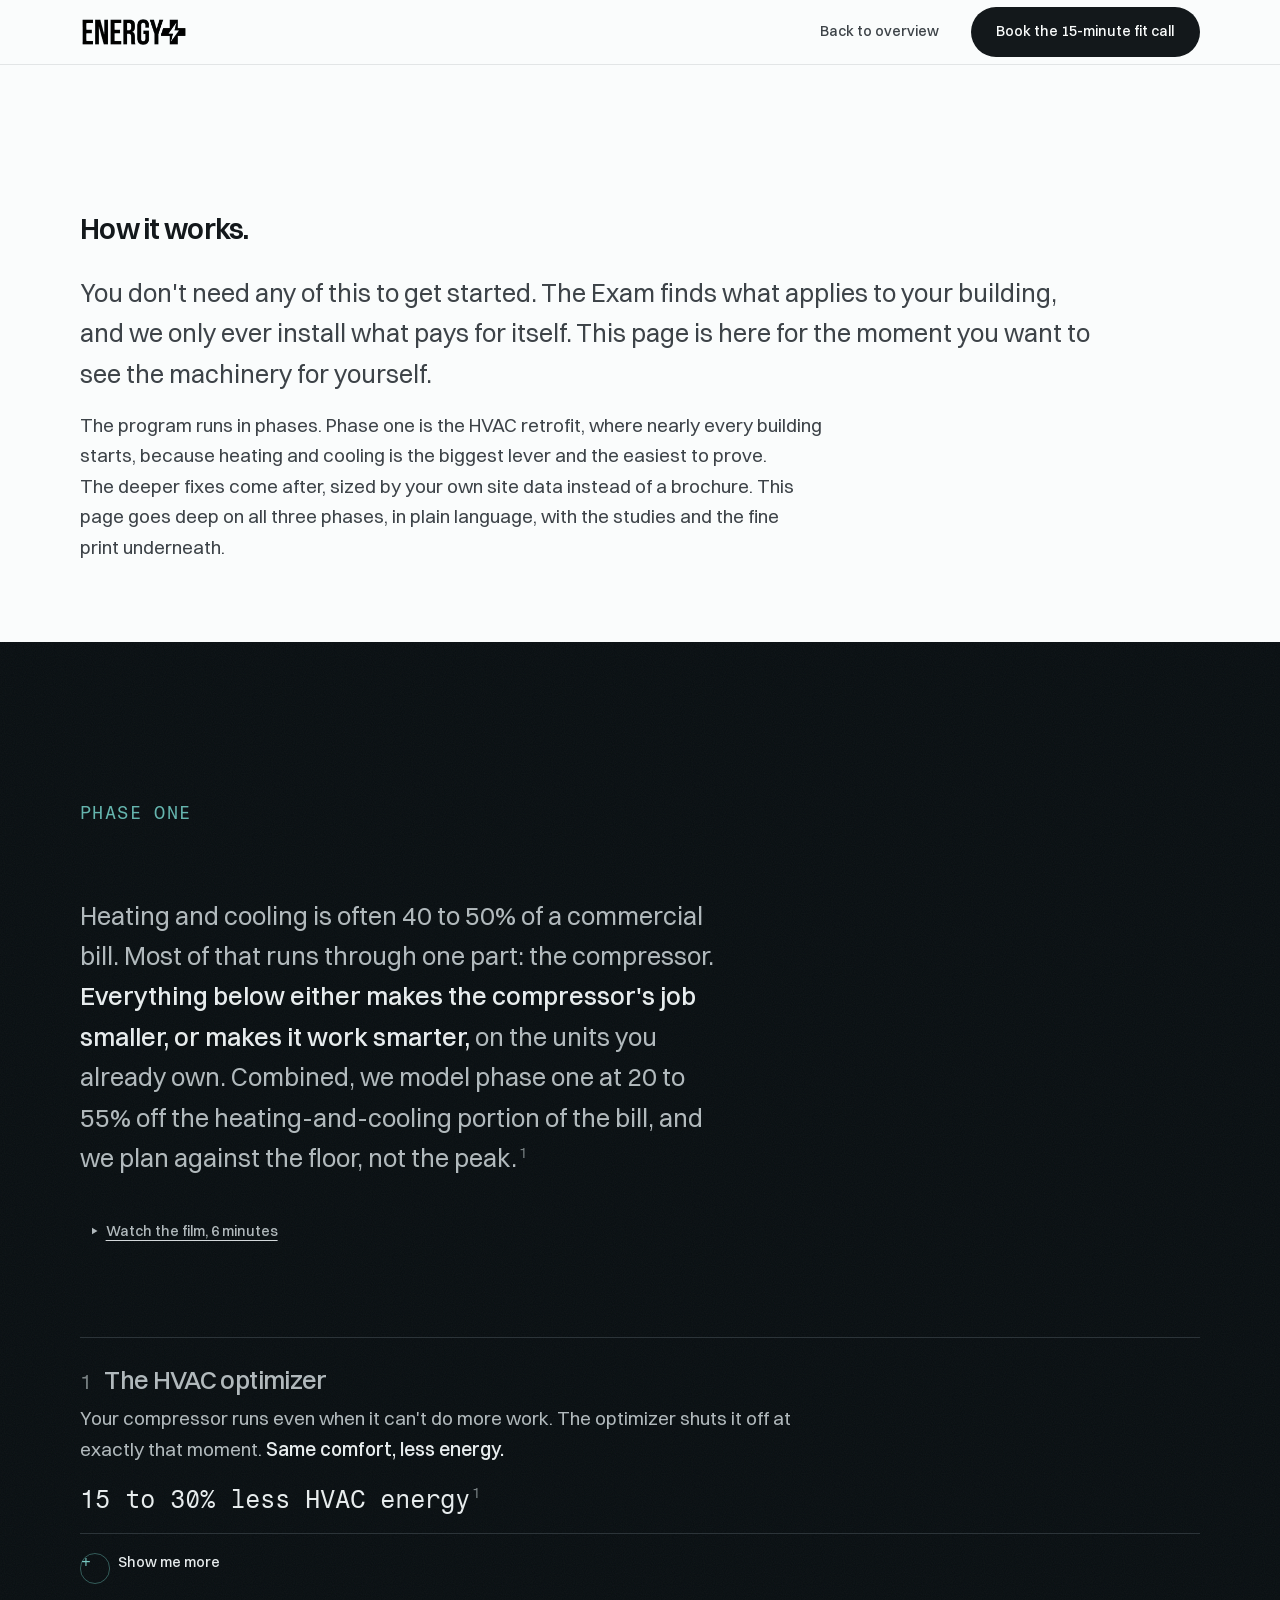
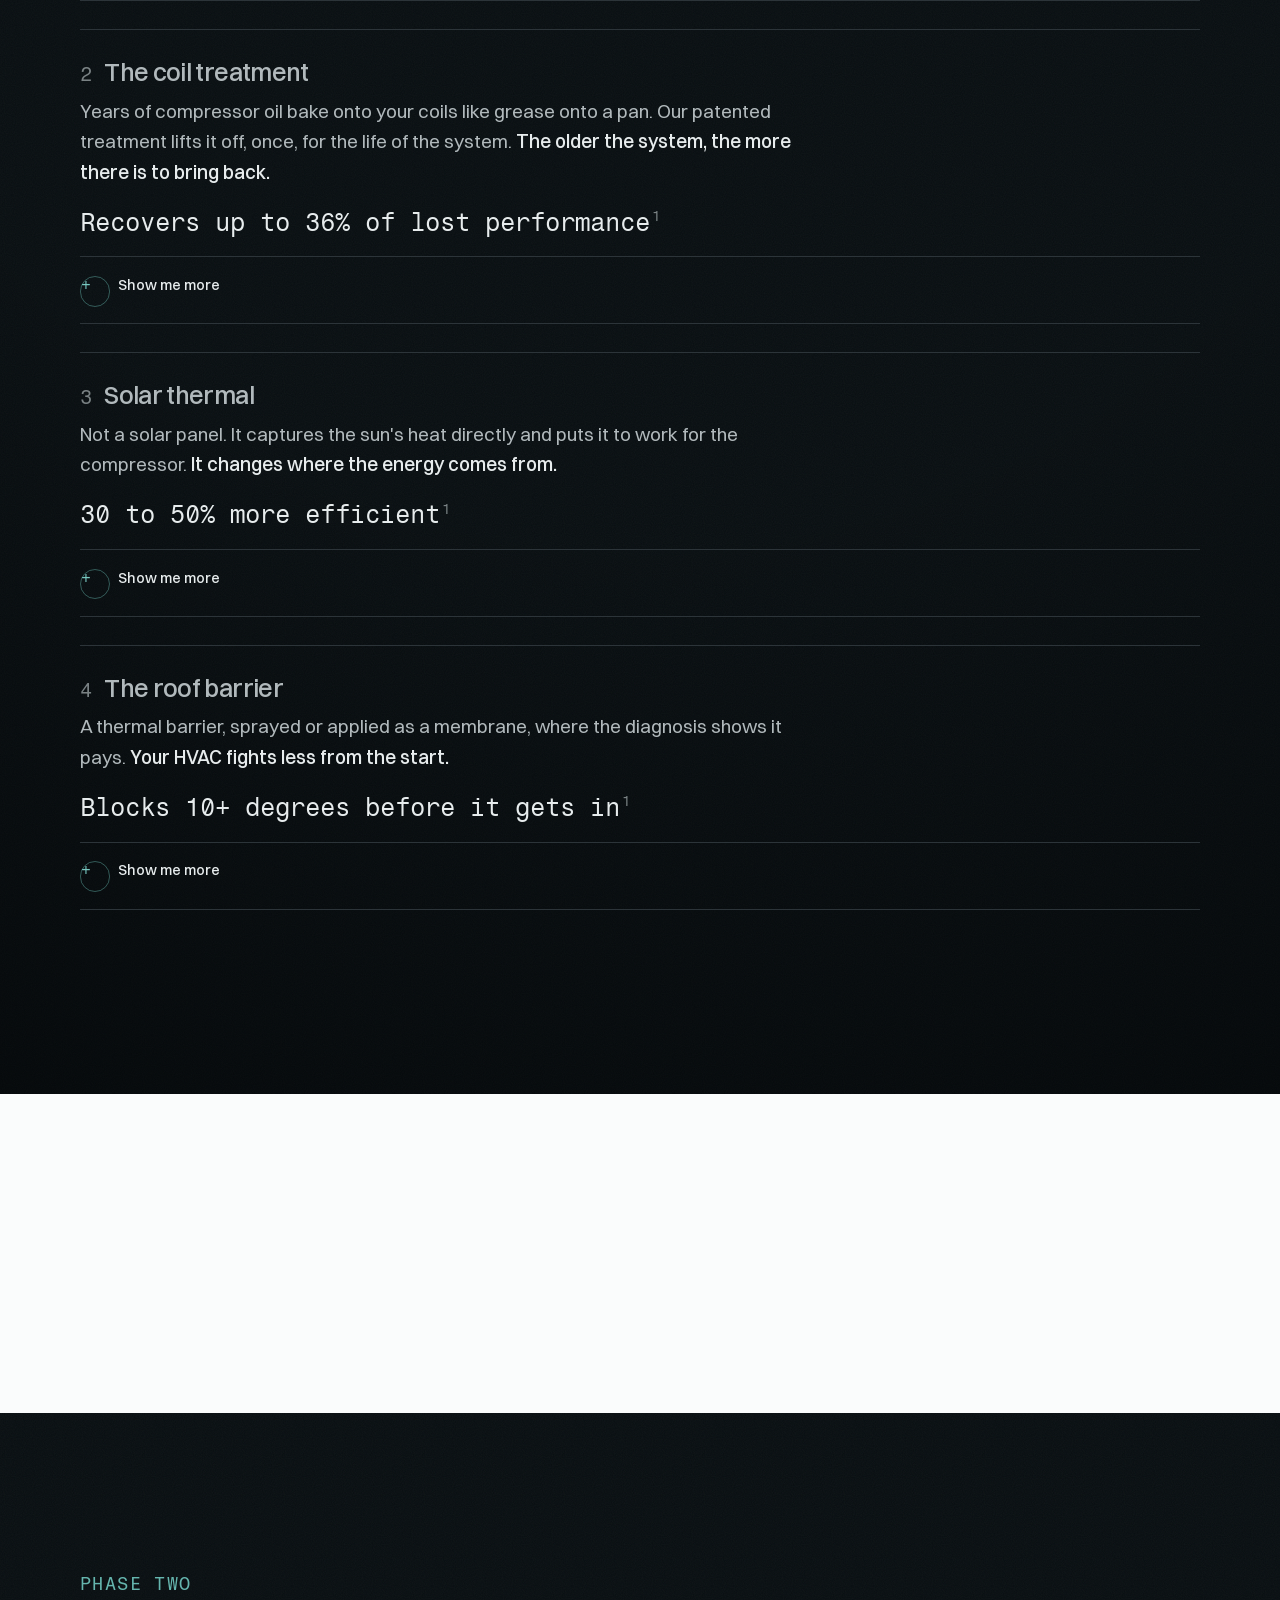
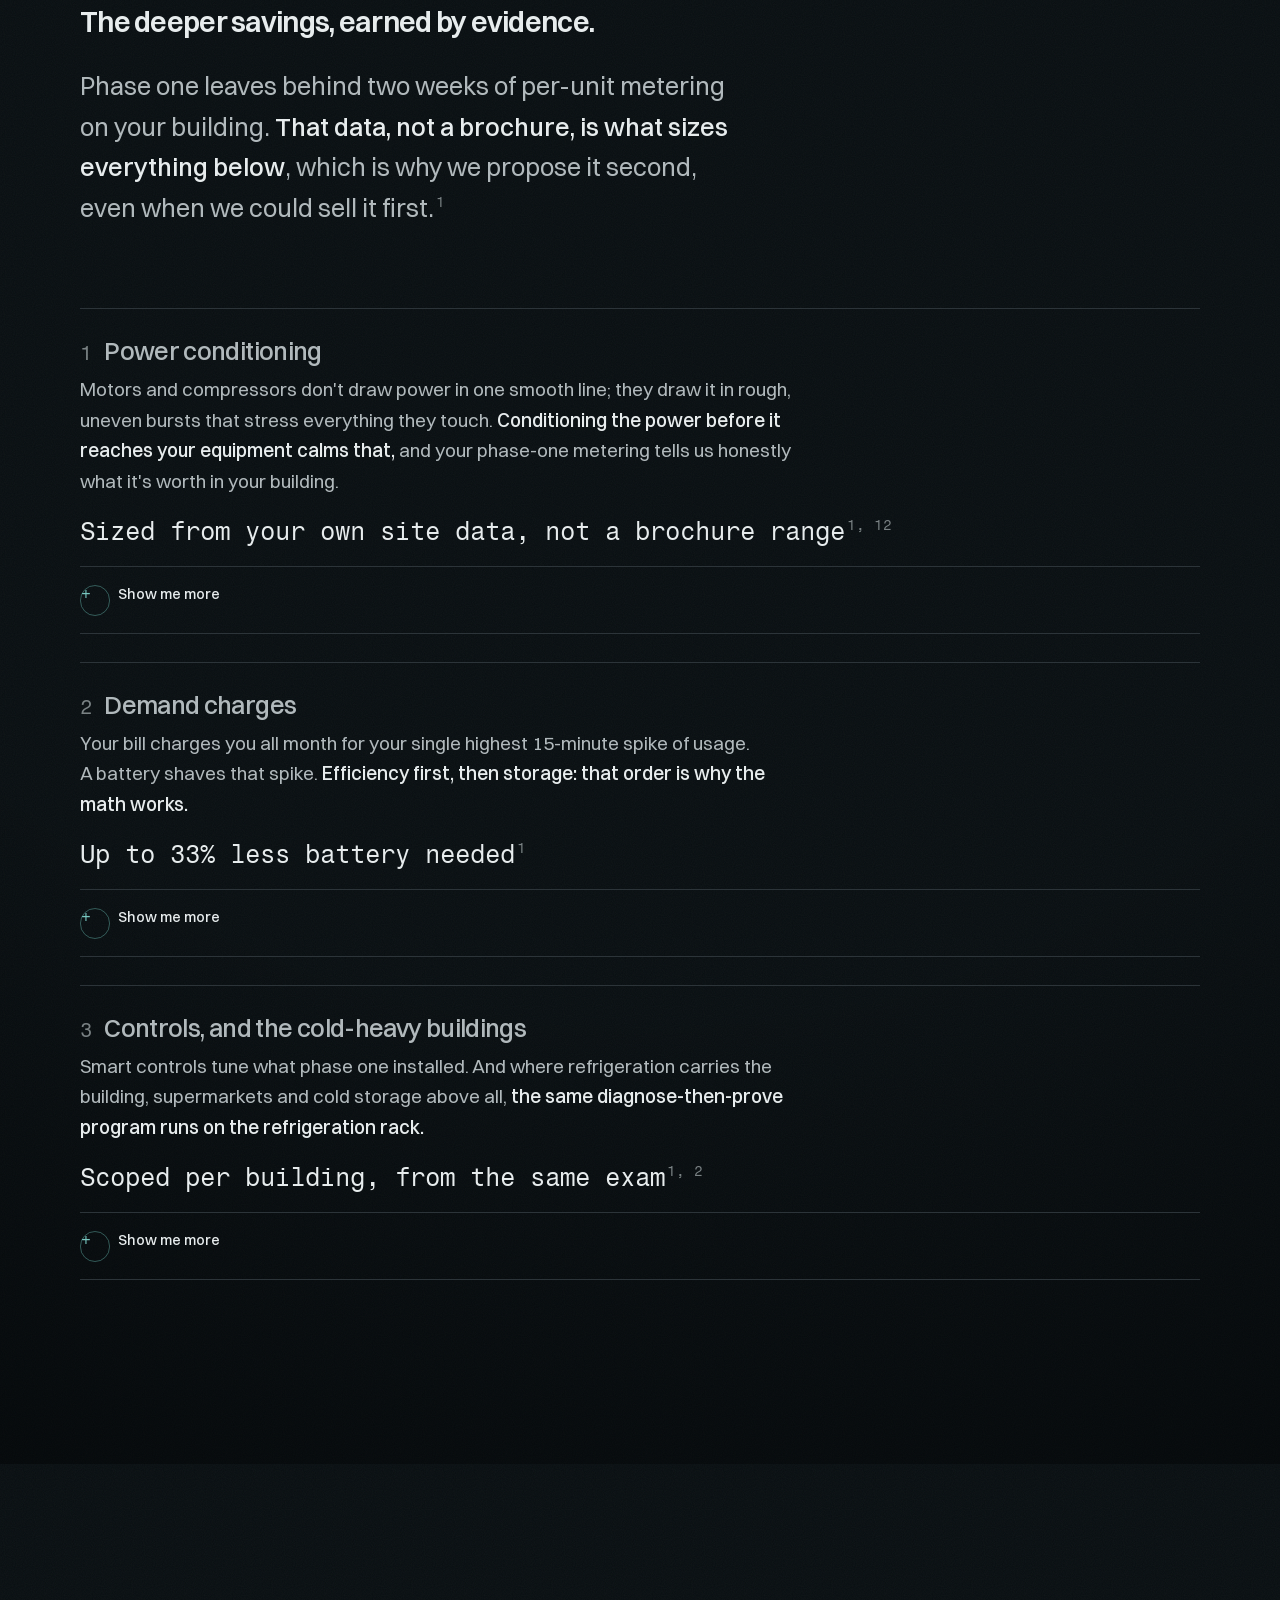
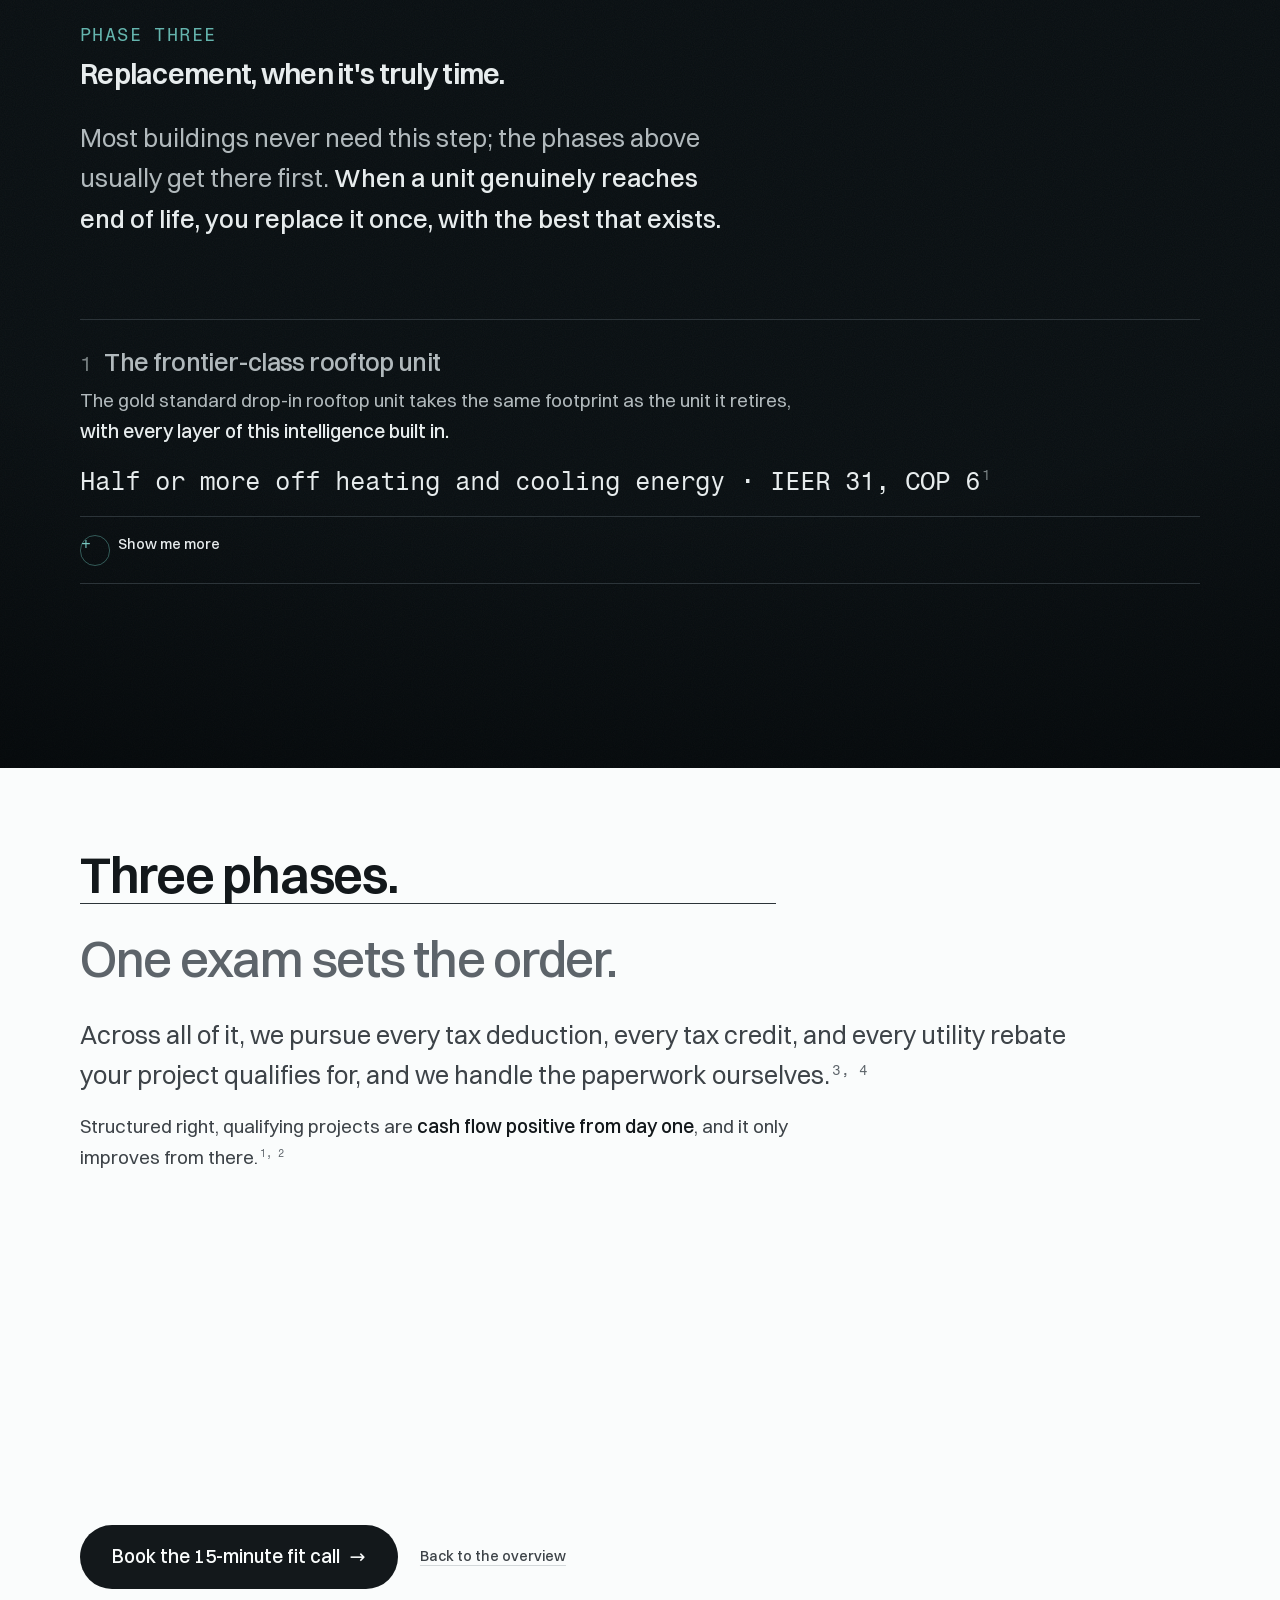
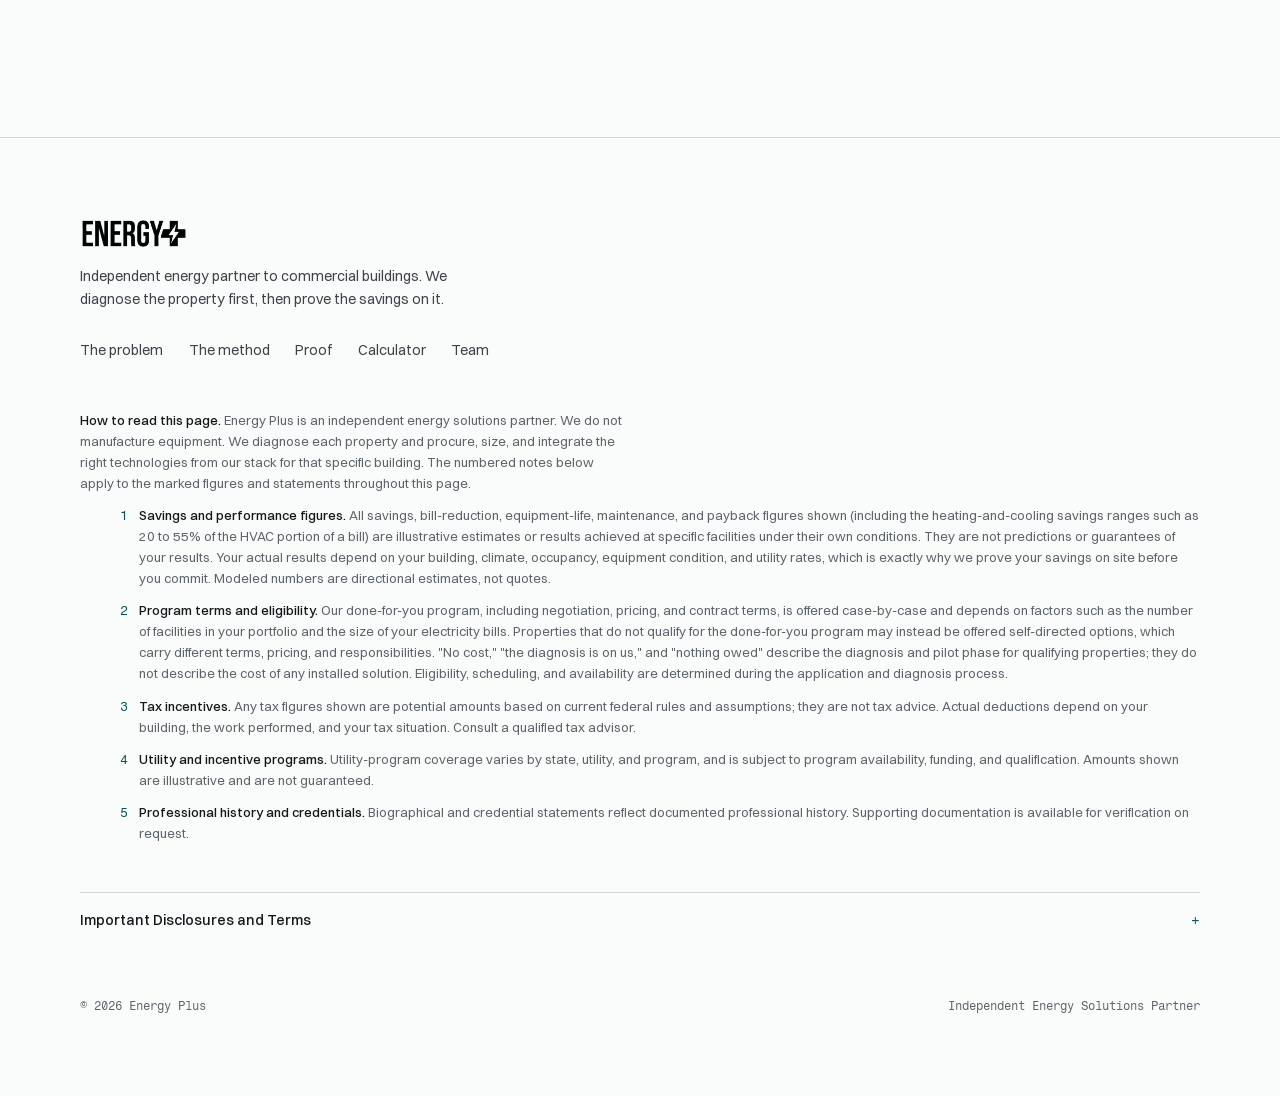
<file: how-it-works.html>
<!DOCTYPE html>
<html lang="en">
<head>
<meta charset="UTF-8">
<meta name="viewport" content="width=device-width, initial-scale=1.0">
<title>How it works: the machinery behind your savings | Energy Plus</title>
<meta name="description" content="The mechanism behind Energy Plus savings, phase by phase: the compressor and the coils first, then the deeper fixes your own site data justifies.">
<meta property="og:title" content="How it works: the machinery behind your savings | Energy Plus">
<meta property="og:description" content="The mechanism behind Energy Plus savings, phase by phase: the compressor and the coils first, then the deeper fixes your own site data justifies.">
<meta property="og:type" content="website">
<meta name="color-scheme" content="light">
<meta name="theme-color" content="#fbfbfa">
<link rel="icon" href="assets/img/energy-plus-logo.png">
<link rel="stylesheet" href="assets/fonts/fonts.css">
<link rel="stylesheet" href="assets/fonts/display.css">
<link rel="stylesheet" href="assets/styles.css">
</head>
<body>
<a href="#main" class="skip-link">Skip to content</a>

<header class="site-head">
  <div class="container site-head__in">
    <a href="index.html" aria-label="Energy Plus, home"><img src="assets/img/energy-plus-logo.png" alt="Energy Plus" width="108" height="31"></a>
    <nav class="site-nav" aria-label="Primary">
      <a href="index.html">Back to overview</a>
      <button type="button" class="pill" data-book>Book the 15-minute fit call</button>
    </nav>
  </div>
</header>

<main id="main">

  <!-- INTRO -->
  <section class="sect" id="top" aria-labelledby="hiw-title" style="padding-top: var(--space-chapter)">
    <div class="container">
      <div class="prose">
        <h1 id="hiw-title" class="reveal">How it works.</h1>
        <p class="lede reveal" style="--ri:1">You don't need any of this to get started. The Exam finds what applies to your building, and we only ever install what pays for itself. This page is here for the moment you want to see the machinery for yourself.</p>
        <p class="reveal" style="--ri:2">The program runs in phases. Phase one is the HVAC retrofit, where nearly every building starts, because heating and cooling is the biggest lever and the easiest to prove. The deeper fixes come after, sized by your own site data instead of a brochure. This page goes deep on all three phases, in plain language, with the studies and the fine print underneath.</p>
      </div>
    </div>
  </section>

  <!-- CHAPTER ONE · PHASE ONE, THE HVAC RETROFIT (cinema) -->
  <span id="heat" aria-hidden="true"></span>
  <section class="cinema cinema-pad" id="phase-1" aria-labelledby="heat-title">
    <div class="container">
      <div class="method-intro">
        <p class="m reveal" style="color: oklch(0.72 0.08 188); letter-spacing: 0.08em;">PHASE ONE</p>
        <h2 id="heat-title" class="reveal" style="margin-top: 0.6rem;">The HVAC retrofit.</h2>
        <p class="lede reveal" style="--ri:1">Heating and cooling is often 40 to 50% of a commercial bill. Most of that runs through one part: the compressor. <strong>Everything below either makes the compressor's job smaller, or makes it work smarter,</strong> on the units you already own. Combined, we model phase one at 20 to 55% off the heating-and-cooling portion of the bill, and we plan against the floor, not the peak.<sup class="fn"><a href="#notes">1</a></sup></p>
        <div class="cta-row reveal" style="--ri:2; margin-top: var(--space-3)">
          <button type="button" class="ghostlink" data-open-film><svg width="12" height="12" viewBox="0 0 24 24" fill="currentColor" aria-hidden="true" style="vertical-align: -1px; margin-right: 0.35rem;"><path d="M8 5.5v13l11-6.5z"/></svg>Watch the film, 6 minutes</button>
        </div>
      </div>

      <div class="method__list" style="margin-top: var(--space-5)">
        <article class="layer">
          <h3><span class="idx">1</span> The HVAC optimizer</h3>
          <p class="mech">Your compressor runs even when it can't do more work. The optimizer shuts it off at exactly that moment. <strong>Same comfort, less energy.</strong></p>
          <p class="fig">15 to 30% less HVAC energy<sup class="fn"><a href="#notes">1</a></sup></p>
          <details class="gate"><summary><span class="plus" aria-hidden="true">+</span> Show me more</summary>
            <div class="gate__body">
              <p>The most common HVAC systems in America run on a simple on-off compressor. You ask for cold air, it turns on, and it stays on even when it's doing nothing useful, because more than 80% of your HVAC's energy draw runs through that one part.</p>
              <p>Think of a sponge. Once it's saturated with water, it can't take on any more. Your coils work the same way: once they're saturated, the air can't get any colder, yet the compressor keeps running. That's pure waste. The optimizer learns how your building and your systems actually run, and keeps adapting week after week to changing weather and changing use. When your coils are saturated, it shuts the compressor down, and the fan keeps pushing the stored cold into the room.</p>
              <p>Verified in more than 150 independent studies in 11 countries on six continents, by institutions including NASA, JPL, and Durham College, and approved by utilities from California to Ontario. Proven in San Diego summers, Canadian winters, Dubai deserts, Mumbai humidity, and Bangladesh monsoons.<sup class="fn"><a href="#notes">1, 9</a></sup></p>
            </div>
          </details>
        </article>

        <article class="layer">
          <h3><span class="idx">2</span> The coil treatment</h3>
          <p class="mech">Years of compressor oil bake onto your coils like grease onto a pan. Our patented treatment lifts it off, once, for the life of the system. <strong>The older the system, the more there is to bring back.</strong></p>
          <p class="fig">Recovers up to 36% of lost performance<sup class="fn"><a href="#notes">1</a></sup></p>
          <details class="gate"><summary><span class="plus" aria-hidden="true">+</span> Show me more</summary>
            <div class="gate__body">
              <p>In nearly every aging system, something invisible is happening. The compressor slowly leaks oil into the refrigerant, and that oil bakes onto the coils: a thin insulating film that heat can no longer pass through, growing for years with no one to tell you.</p>
              <p>Our multi-patented treatment lifts that film away and leaves the metal clean and protected, so oil can't bake on the way it did. Heat transfer returns, so the system reaches temperature faster, shuts off sooner, and lasts longer. And because a clean coil runs colder, it pulls more moisture from the air. Drier air feels colder, so the same comfort arrives at a higher setting, saving even more. Mold and mustiness lose their grip, and the whole building feels fresher. One application, lasting the life of the system.<sup class="fn"><a href="#notes">1, 12</a></sup></p>
            </div>
          </details>
        </article>

        <article class="layer">
          <h3><span class="idx">3</span> Solar thermal</h3>
          <p class="mech">Not a solar panel. It captures the sun's heat directly and puts it to work for the compressor. <strong>It changes where the energy comes from.</strong></p>
          <p class="fig">30 to 50% more efficient<sup class="fn"><a href="#notes">1</a></sup></p>
          <details class="gate"><summary><span class="plus" aria-hidden="true">+</span> Show me more</summary>
            <div class="gate__body">
              <p>Panels are large and expensive, and they only add power to feed a system that's still wasting it. Solar thermal takes a fraction of the space by capturing the sun's heat directly and putting it to work for the compressor. It still works on cloudy days, and can even store energy for later.</p>
              <p>For HVAC systems that are already supposed to be efficient, this changes where the energy comes from, instead of squeezing what's left of what you buy. Where phase one meets an inverter-based system, this is the fix we reach for.<sup class="fn"><a href="#notes">1</a></sup></p>
            </div>
          </details>
        </article>

        <article class="layer">
          <h3><span class="idx">4</span> The roof barrier</h3>
          <p class="mech">A thermal barrier, sprayed or applied as a membrane, where the diagnosis shows it pays. <strong>Your HVAC fights less from the start.</strong></p>
          <p class="fig">Blocks 10+ degrees before it gets in<sup class="fn"><a href="#notes">1</a></sup></p>
          <details class="gate"><summary><span class="plus" aria-hidden="true">+</span> Show me more</summary>
            <div class="gate__body">
              <p>Where it makes sense, we treat the roof so less heat enters the building in the first place, blocking more than 10 degrees before it gets in. Less heat in means less cooling bought, every day the sun is up. It's applied where the diagnosis shows it pays, not everywhere by default.<sup class="fn"><a href="#notes">1</a></sup></p>
            </div>
          </details>
        </article>

      </div>
    </div>
  </section>

  <!-- chapter break -->
  <div class="chapter container" aria-hidden="true">
    <p class="chapter__line reveal reveal--mask">Phase one pays for the proof. <span class="dim">The proof pays for what follows.</span></p>
  </div>

  <!-- CHAPTER TWO · PHASE TWO, THE DEEPER SAVINGS (cinema) -->
  <span id="wear" aria-hidden="true"></span>
  <section class="cinema cinema-pad" id="phase-2" aria-labelledby="wear-title">
    <div class="container">
      <div class="method-intro">
        <p class="m reveal" style="color: oklch(0.72 0.08 188); letter-spacing: 0.08em;">PHASE TWO</p>
        <h2 id="wear-title" class="reveal" style="margin-top: 0.6rem;">The deeper savings, earned by evidence.</h2>
        <p class="lede reveal" style="--ri:1">Phase one leaves behind two weeks of per-unit metering on your building. <strong>That data, not a brochure, is what sizes everything below</strong>, which is why we propose it second, even when we could sell it first.<sup class="fn"><a href="#notes">1</a></sup></p>
      </div>

      <div class="method__list" style="margin-top: var(--space-5)">
        <article class="layer">
          <h3><span class="idx">1</span> Power conditioning</h3>
          <p class="mech">Motors and compressors don't draw power in one smooth line; they draw it in rough, uneven bursts that stress everything they touch. <strong>Conditioning the power before it reaches your equipment calms that,</strong> and your phase-one metering tells us honestly what it's worth in your building.</p>
          <p class="fig">Sized from your own site data, not a brochure range<sup class="fn"><a href="#notes">1, 12</a></sup></p>
          <details class="gate"><summary><span class="plus" aria-hidden="true">+</span> Show me more</summary>
            <div class="gate__body">
              <p>The roughness starts inside your building, not on the grid. It costs you in two ways: it makes equipment work harder than the job requires, and it wears out everything it touches. Elevator motors hard-start every time the cab moves. RTU fleets run under that stress around the clock and age years early. Pump, spa, and laundry drives fail the same way.</p>
              <p>The fix conditions power as it enters the building, before it reaches your equipment: motors run cooler and steadier, breakdowns drop, and equipment lives longer. Documented results exist at named sites running this technology, including the 24%-of-total-bill project at Edward Hospital in the full record on the overview page; results vary widely by building, which is exactly why we quantify yours from your own phase-one data instead of quoting someone else's number.<sup class="fn"><a href="#notes">1, 9, 12</a></sup></p>
            </div>
          </details>
        </article>

        <article class="layer">
          <h3><span class="idx">2</span> Demand charges</h3>
          <p class="mech">Your bill charges you all month for your single highest 15-minute spike of usage. A battery shaves that spike. <strong>Efficiency first, then storage: that order is why the math works.</strong></p>
          <p class="fig">Up to 33% less battery needed<sup class="fn"><a href="#notes">1</a></sup></p>
          <details class="gate"><summary><span class="plus" aria-hidden="true">+</span> Show me more</summary>
            <div class="gate__body">
              <p>Demand charges are one of the largest lines on a commercial bill: your single highest 15-minute spike sets the price for the whole month, no matter how low your usage runs the rest of the time. A battery shaves that spike down.</p>
              <p>Because phase one has already shrunk your load, the battery you need is up to a third smaller than it would have been on day one. Efficiency first, storage second: that order is what keeps the cost of the battery in proportion to what it saves you.<sup class="fn"><a href="#notes">1</a></sup></p>
            </div>
          </details>
        </article>

        <article class="layer">
          <h3><span class="idx">3</span> Controls, and the cold-heavy buildings</h3>
          <p class="mech">Smart controls tune what phase one installed. And where refrigeration carries the building, supermarkets and cold storage above all, <strong>the same diagnose-then-prove program runs on the refrigeration rack.</strong></p>
          <p class="fig">Scoped per building, from the same exam<sup class="fn"><a href="#notes">1, 2</a></sup></p>
          <details class="gate"><summary><span class="plus" aria-hidden="true">+</span> Show me more</summary>
            <div class="gate__body">
              <p>In a grocery store, refrigeration can be half or more of the electric load, which is why cold-heavy buildings get their own phase-two track: coil treatment on refrigeration systems today, with optimization and heat-recovery technologies staged behind it. The method doesn't change: measure first, prove on your bill, then expand.<sup class="fn"><a href="#notes">1, 2</a></sup></p>
            </div>
          </details>
        </article>
      </div>
    </div>
  </section>

  <!-- CHAPTER THREE · PHASE THREE, REPLACEMENT (cinema) -->
  <section class="cinema cinema-pad" id="phase-3" aria-labelledby="phase3-title">
    <div class="container">
      <div class="method-intro">
        <p class="m reveal" style="color: oklch(0.72 0.08 188); letter-spacing: 0.08em;">PHASE THREE</p>
        <h2 id="phase3-title" class="reveal" style="margin-top: 0.6rem;">Replacement, when it's truly time.</h2>
        <p class="lede reveal" style="--ri:1">Most buildings never need this step; the phases above usually get there first. <strong>When a unit genuinely reaches end of life, you replace it once, with the best that exists.</strong></p>
      </div>

      <div class="method__list" style="margin-top: var(--space-5)">
        <article class="layer">
          <h3><span class="idx">1</span> The frontier-class rooftop unit</h3>
          <p class="mech">The gold standard drop-in rooftop unit takes the same footprint as the unit it retires, <strong>with every layer of this intelligence built in.</strong></p>
          <p class="fig">Half or more off heating and cooling energy &middot; IEER 31, COP 6<sup class="fn"><a href="#notes">1</a></sup></p>
          <details class="gate"><summary><span class="plus" aria-hidden="true">+</span> Show me more</summary>
            <div class="gate__body">
              <p>When replacement is genuinely the right answer, one simple unit with far less maintenance reaches an IEER of 31 and a COP of 6, cutting heating and cooling energy by half or more. Because phase one already told us exactly how each of your units runs, the replacement decision is made on your data and your depreciation schedule, never on a salesman's timetable.<sup class="fn"><a href="#notes">1</a></sup></p>
            </div>
          </details>
        </article>
      </div>
    </div>
  </section>

  <!-- CLOSING · THREE PHASES -->
  <section class="sect" id="two-kinds" aria-labelledby="two-kinds-title">
    <div class="container">
      <div class="prose">
        <h2 id="two-kinds-title" class="reveal">Three phases. <span class="beat">One exam sets the order.</span></h2>
        <p class="lede reveal" style="--ri:1">Across all of it, we pursue every tax deduction, every tax credit, and every utility rebate your project qualifies for, and we handle the paperwork ourselves.<sup class="fn"><a href="#notes">3, 4</a></sup></p>
        <p class="reveal" style="--ri:2">Structured right, qualifying projects are <strong>cash flow positive from day one</strong>, and it only improves from there.<sup class="fn"><a href="#notes">1, 2</a></sup></p>
      </div>
    </div>
  </section>

  <!-- CLOSE -->
  <section class="close-echo" aria-label="Book a call">
    <div class="container">
      <h2 class="reveal reveal--mask">Start with The Exam. <span style="color: var(--muted)">The rest follows.</span></h2>
      <div class="cta-block">
        <div class="cta-row reveal" style="--ri:1">
          <button type="button" class="pill pill--lg" data-book>Book the 15-minute fit call <span class="arrow" aria-hidden="true">&rarr;</span></button>
          <a class="ghostlink" href="index.html">Back to the overview</a>
        </div>
      </div>
    </div>
  </section>
</main>

<footer class="site-foot">
  <div class="container">
    <img src="assets/img/energy-plus-logo.png" alt="Energy Plus" width="108" height="31">
    <p class="tagline">Independent energy partner to commercial buildings. We diagnose the property first, then prove the savings on it.</p>
    <nav class="foot-nav" aria-label="Footer">
      <a href="index.html#problem">The problem</a>
      <a href="index.html#method">The method</a>
      <a href="index.html#proof">Proof</a>
      <a href="index.html#calculator">Calculator</a>
      <a href="index.html#team">Team</a>
    </nav>

    <div class="foot-notes" id="notes">
      <p><strong>How to read this page.</strong> Energy Plus is an independent energy solutions partner. We do not manufacture equipment. We diagnose each property and procure, size, and integrate the right technologies from our stack for that specific building. The numbered notes below apply to the marked figures and statements throughout this page.</p>
      <ul>
        <li><span class="n">1</span><span><strong>Savings and performance figures.</strong> All savings, bill-reduction, equipment-life, maintenance, and payback figures shown (including the heating-and-cooling savings ranges such as 20 to 55% of the HVAC portion of a bill) are illustrative estimates or results achieved at specific facilities under their own conditions. They are not predictions or guarantees of your results. Your actual results depend on your building, climate, occupancy, equipment condition, and utility rates, which is exactly why we prove your savings on site before you commit. Modeled numbers are directional estimates, not quotes.</span></li>
        <li><span class="n">2</span><span><strong>Program terms and eligibility.</strong> Our done-for-you program, including negotiation, pricing, and contract terms, is offered case-by-case and depends on factors such as the number of facilities in your portfolio and the size of your electricity bills. Properties that do not qualify for the done-for-you program may instead be offered self-directed options, which carry different terms, pricing, and responsibilities. "No cost," "the diagnosis is on us," and "nothing owed" describe the diagnosis and pilot phase for qualifying properties; they do not describe the cost of any installed solution. Eligibility, scheduling, and availability are determined during the application and diagnosis process.</span></li>
        <li><span class="n">3</span><span><strong>Tax incentives.</strong> Any tax figures shown are potential amounts based on current federal rules and assumptions; they are not tax advice. Actual deductions depend on your building, the work performed, and your tax situation. Consult a qualified tax advisor.</span></li>
        <li><span class="n">4</span><span><strong>Utility and incentive programs.</strong> Utility-program coverage varies by state, utility, and program, and is subject to program availability, funding, and qualification. Amounts shown are illustrative and are not guaranteed.</span></li>
        <li><span class="n">5</span><span><strong>Professional history and credentials.</strong> Biographical and credential statements reflect documented professional history. Supporting documentation is available for verification on request.</span></li>
      </ul>
    </div>

    <details class="disclosures" id="disclosures-terms">
      <summary>Important Disclosures and Terms <span class="plus" aria-hidden="true">+</span></summary>
      <div class="disclosures__body">
        <p><em>Effective date: February 4, 2026.</em> These disclosures apply to Energy Plus marketing and informational materials, including videos, presentations, web pages, and printed materials. They explain the basis for the statements, figures, and offers presented in those materials. By viewing or relying on those materials, you acknowledge these disclosures. Where a signed agreement exists, that agreement governs.</p>
        <h4>1. General</h4>
        <p>This content is provided for general informational purposes only. It is not an offer, warranty, guarantee, or professional advice. All figures are estimates, are illustrative, and are subject to change without notice. The only binding commitments between you and Energy Plus are those set out in a signed written agreement. Results vary by facility.</p>
        <h4>2. Performance figures</h4>
        <p>Stated efficiency and savings ranges, including but not limited to 15 to 30 percent, 30 to 50 percent, 20 to 55 percent of the heating-and-cooling portion of a bill, up to 36 percent, up to 33 percent, an IEER of 31, a COP of 6, and more than 10 degrees, reflect results observed under specific conditions or reported in specific studies. Where a range is quoted for combined measures, the low end reflects the outcomes we treat as the planning floor and the high end requires per-site modeling. Actual performance depends on factors including equipment type, equipment age, baseline efficiency, climate, occupancy, usage patterns, maintenance, and installation quality. Your actual results may differ from, and may fall below, the ranges shown.</p>
        <h4>3. System and technical statements</h4>
        <p>Descriptions of how heating and cooling systems operate, including any statement that the compressor accounts for a majority or a stated share of system energy use, are typical or representative rather than universal. Actual values vary by system design, configuration, and operation.</p>
        <h4>4. Savings and return on investment</h4>
        <p>Any savings, payback period, or return on investment figure is an estimate based on assumptions that may not reflect the conditions at your facility. It is not a guarantee of any specific financial outcome. Modeled results and prior results do not predict future performance.</p>
        <h4>5. Cash flow and program cost</h4>
        <p>Statements that a project can be cash-flow positive from day one, or that incentives can cover the entire program, describe outcomes that are achievable only under certain financing structures, utility rates, program eligibility, and tax positions. These outcomes are not available in all cases and are not promised for any particular customer.</p>
        <h4>6. Tax credits, deductions, and rebates</h4>
        <p>The availability, amounts, and eligibility requirements of tax deductions, tax credits, and utility rebates depend on jurisdiction, current law, program funding, and your individual tax situation. Programs change and may end without notice. Energy Plus does not provide tax, accounting, or legal advice and does not guarantee that any incentive will be approved or received. Consult your own qualified advisor regarding your specific circumstances.</p>
        <h4>7. Best-return and finder's-fee offer</h4>
        <p>Any offer to pay a finder's fee in connection with a demonstrably better return is subject to separate written terms and conditions. Such an offer requires a like-for-like comparison on equivalent scope, equipment, and methodology, and is subject to verification by Energy Plus. Energy Plus reserves the right to verify, interpret, and administer the offer, and to modify or withdraw it at any time. The offer is void where prohibited by law.</p>
        <h4>8. Measurement and verification</h4>
        <p>Independent measurement and verification of results, including under recognized protocols such as the International Performance Measurement and Verification Protocol (IPMVP) Option C and ASHRAE Guideline 14, is available upon request on qualifying projects. Where performed, verification confirms measured results for that specific project only and does not guarantee future results or results at any other site.</p>
        <h4>9. Third-party evaluations and named organizations</h4>
        <p>References to NASA, Durham College, named utilities, and other organizations reflect publicly available reports and evaluations concerning the underlying technologies that Energy Plus deploys. They do not refer to Energy Plus itself. Such references are provided for identification and descriptive purposes only and do not constitute or imply endorsement, sponsorship, certification, or affiliation by those organizations with Energy Plus, unless expressly stated in writing.</p>
        <h4>10. Case studies and references</h4>
        <p>Case studies, study counts, and climate or geographic references reflect specific installations completed under specific conditions. They are illustrative and are not predictive of the results you will achieve at your facility.</p>
        <h4>11. Third-party products and trademarks</h4>
        <p>Certain technologies referenced are manufactured or supplied by third parties. All product names, logos, and trademarks are the property of their respective owners. Specifications are subject to change without notice.</p>
        <h4>12. Equipment life and maintenance</h4>
        <p>Statements regarding extended equipment life, reduced maintenance, improved humidity control, and single-application or long-lasting benefits assume proper installation, operation, and maintenance. They are not a warranty, and actual outcomes will vary. Warranty terms, if any, are provided separately in writing.</p>
        <h4>13. Forward-looking statements</h4>
        <p>Statements about future benefits, savings, performance, and outcomes are forward-looking and inherently uncertain. Actual results may differ materially from those expressed or implied.</p>
        <h4>14. Not professional advice; assessment required</h4>
        <p>The information presented is general and educational in nature. It is not engineering, financial, tax, or legal advice for your specific situation. A formal assessment of your facility is required before any specific recommendation, scope, or projected result can be provided.</p>
        <h4>15. Analogies</h4>
        <p>References to diagnosis, examinations, prescriptions, or disease are analogies used to describe the energy assessment process. They are not medical statements and are not intended to convey any medical meaning.</p>
        <p><strong>Questions.</strong> For questions about these disclosures or any statement in our materials, contact Energy Plus at <a href="mailto:dan@yourenergyplus.com">dan@yourenergyplus.com</a> or <a href="tel:+18647770688">(864) 777-0688</a>. Energy Plus. Your Energy Partner.</p>
      </div>
    </details>

    <div class="foot-meta">
      <span>&copy; 2026 Energy Plus</span>
      <span>Independent Energy Solutions Partner</span>
    </div>
  </div>
</footer>

<dialog class="film-modal" id="film-modal" aria-label="Energy Plus film">
  <button type="button" class="film-modal__close" aria-label="Close film">&times;</button>
  <div class="film-modal__frame"></div>
</dialog>

<script src="assets/vendor/gsap.min.js" defer></script>
<script src="assets/vendor/ScrollTrigger.min.js" defer></script>
<script src="assets/main.js" defer></script>
<script src="assets/choreo.js" defer></script>
</body>
</html>
</file>
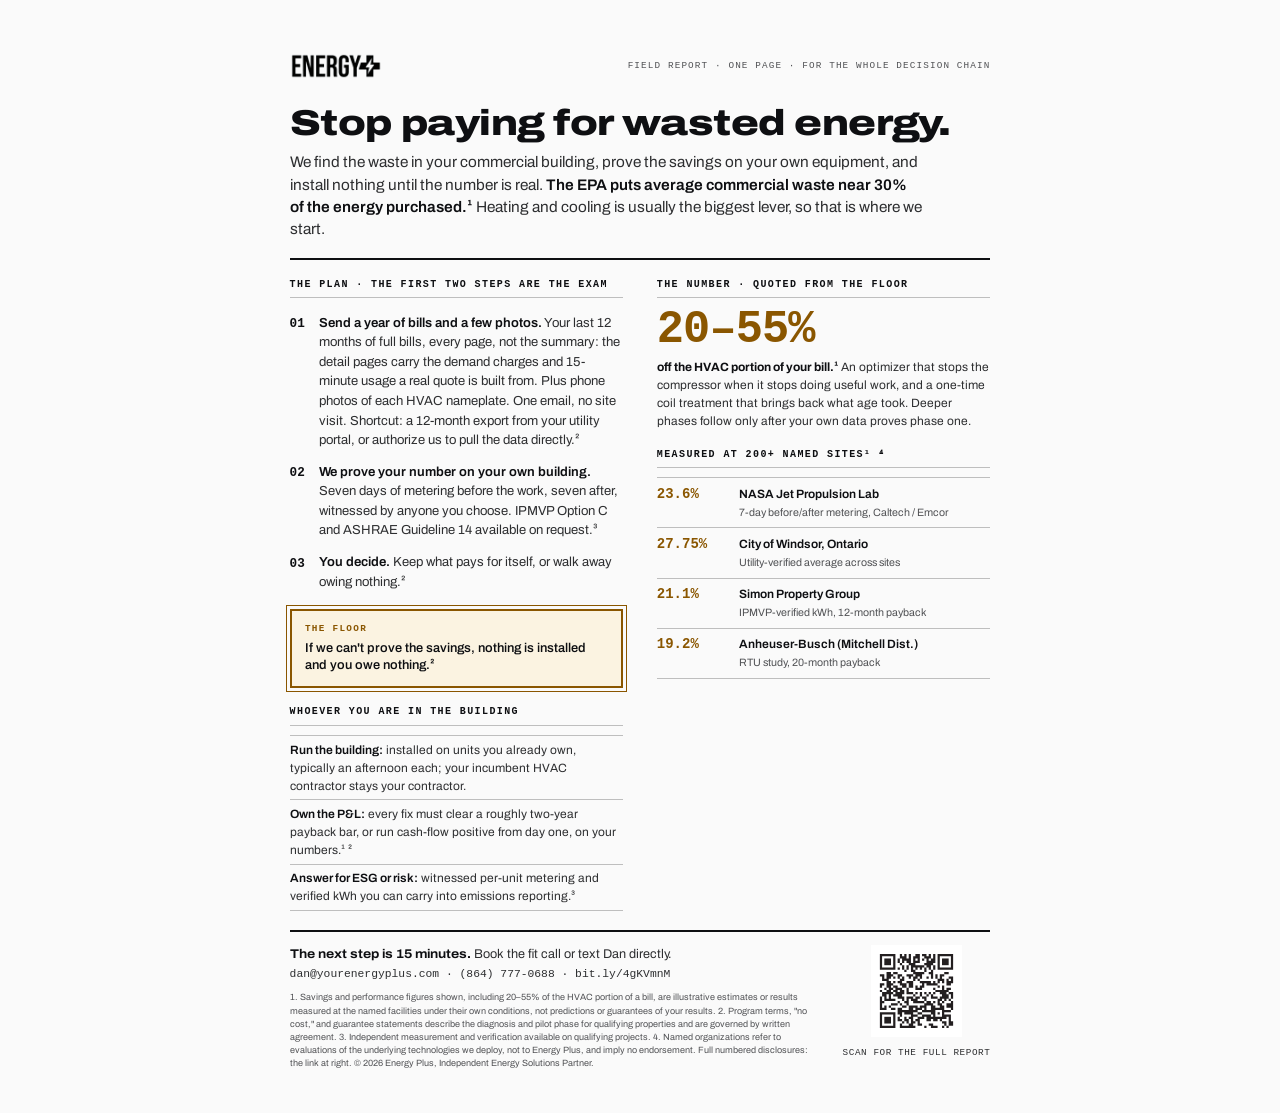
<file: one-pager.html>
<!DOCTYPE html>
<html lang="en">
<head>
<meta charset="UTF-8">
<meta name="viewport" content="width=device-width, initial-scale=1.0">
<title>Energy Plus: the one-page field report</title>
<meta name="robots" content="noindex">
<link rel="stylesheet" href="assets/fonts/report-fonts.css">
<style>
  :root {
    --paper: oklch(0.985 0 0);
    --rule: oklch(0.8 0 0);
    --ink: oklch(0.17 0.005 270);
    --body-c: oklch(0.3 0.005 270);
    --faint: oklch(0.44 0.005 270);
    --amber-ink: oklch(0.5 0.11 70);
    --amber-wash: oklch(0.965 0.025 85);
    --sans: "Archivo", system-ui, sans-serif;
    --mono: "Spline Sans Mono", ui-monospace, monospace;
  }
  * { box-sizing: border-box; margin: 0; }
  @page { size: letter; margin: 0; }
  html, body { background: var(--paper); }
  body {
    width: 8.5in; min-height: 11in; margin: 0 auto; padding: 0.55in 0.6in 0.45in;
    font-family: var(--sans); font-size: 9.8pt; line-height: 1.5; color: var(--body-c);
    -webkit-print-color-adjust: exact; print-color-adjust: exact;
  }
  header { display: flex; justify-content: space-between; align-items: center; }
  header img { width: 92px; filter: invert(1) hue-rotate(180deg); }
  .doc-id { font-family: var(--mono); font-size: 7pt; letter-spacing: 0.12em; text-transform: uppercase; color: var(--faint); }
  h1 { margin-top: 0.28in; font-weight: 840; font-stretch: 122%; font-size: 27pt; line-height: 0.98; letter-spacing: -0.015em; color: var(--ink); }
  .promise { margin-top: 8pt; font-size: 11.5pt; line-height: 1.45; color: var(--body-c); max-width: 6.6in; }
  .promise strong { color: var(--ink); font-weight: 620; }
  .bar { border: 0; border-top: 2px solid var(--ink); margin: 0.18in 0; }
  .cols { display: grid; grid-template-columns: 1fr 1fr; gap: 0.35in; }
  h2 { font-family: var(--mono); font-weight: 600; font-size: 7.5pt; letter-spacing: 0.14em; text-transform: uppercase; color: var(--ink); border-bottom: 1px solid var(--rule); padding-bottom: 4pt; margin-bottom: 7pt; }
  section + section { margin-top: 0.17in; }
  .steps { list-style: none; padding: 0; counter-reset: s; }
  .steps li { counter-increment: s; position: relative; padding: 4.5pt 0 4.5pt 22pt; }
  .steps li::before { content: "0" counter(s); position: absolute; left: 0; top: 5pt; font-family: var(--mono); font-weight: 600; font-size: 9.5pt; color: var(--ink); }
  .steps b { color: var(--ink); font-weight: 620; }
  .floor { margin-top: 8pt; border: 1.5pt solid var(--amber-ink); outline: 0.75pt solid var(--amber-ink); outline-offset: 2.5pt; background: var(--amber-wash); padding: 8pt 10pt; }
  .floor h3 { font-family: var(--mono); font-weight: 600; font-size: 7pt; letter-spacing: 0.14em; text-transform: uppercase; color: var(--amber-ink); }
  .floor p { margin-top: 3pt; color: var(--ink); font-weight: 560; font-size: 9.6pt; line-height: 1.4; }
  .readout { font-family: var(--mono); font-weight: 560; font-size: 34pt; line-height: 1; color: var(--amber-ink); letter-spacing: -0.02em; }
  .readout-cap { margin-top: 4pt; font-size: 9pt; color: var(--body-c); }
  .readout-cap b { color: var(--ink); }
  .rec { list-style: none; padding: 0; }
  .rec li { display: grid; grid-template-columns: 0.75in 1fr; gap: 8pt; padding: 4pt 0; border-bottom: 0.75pt solid var(--rule); align-items: baseline; }
  .rec li:first-child { border-top: 0.75pt solid var(--rule); }
  .rec .f { font-family: var(--mono); font-weight: 600; font-size: 10.5pt; color: var(--amber-ink); }
  .rec .w b { display: block; color: var(--ink); font-weight: 620; font-size: 9pt; }
  .rec .w span { font-size: 8pt; color: var(--faint); }
  .roles p { padding: 3.5pt 0; border-bottom: 0.75pt solid var(--rule); font-size: 9pt; }
  .roles p:first-of-type { border-top: 0.75pt solid var(--rule); }
  .roles b { color: var(--ink); font-weight: 620; }
  footer { margin-top: 0.2in; border-top: 2px solid var(--ink); padding-top: 10pt; display: grid; grid-template-columns: 1fr auto; gap: 0.3in; align-items: start; }
  .contact { font-size: 9.5pt; }
  .contact b { color: var(--ink); font-weight: 680; font-stretch: 110%; }
  .contact .mono { font-family: var(--mono); font-size: 8.5pt; color: var(--body-c); }
  .legal { margin-top: 6pt; font-size: 6.8pt; line-height: 1.45; color: var(--faint); max-width: 5.4in; }
  .qr { text-align: center; }
  .qr img { width: 0.95in; height: 0.95in; }
  .qr p { font-family: var(--mono); font-size: 7pt; letter-spacing: 0.06em; color: var(--body-c); margin-top: 2pt; }
</style>
</head>
<body>
  <header>
    <img src="assets/img/energy-plus-logo.png" alt="Energy Plus">
    <p class="doc-id">Field report &middot; One page &middot; For the whole decision chain</p>
  </header>

  <h1>Stop paying for wasted energy.</h1>
  <p class="promise">We find the waste in your commercial building, prove the savings on your own equipment, and install nothing until the number is real. <strong>The EPA puts average commercial waste near 30% of the energy purchased.&sup1;</strong> Heating and cooling is usually the biggest lever, so that is where we start.</p>

  <hr class="bar">

  <div class="cols">
    <div>
      <section>
        <h2>The plan &middot; the first two steps are The Exam</h2>
        <ol class="steps">
          <li><b>Send a year of bills and a few photos.</b> Your last 12 months of full bills, every page, not the summary: the detail pages carry the demand charges and 15-minute usage a real quote is built from. Plus phone photos of each HVAC nameplate. One email, no site visit. Shortcut: a 12-month export from your utility portal, or authorize us to pull the data directly.&sup2;</li>
          <li><b>We prove your number on your own building.</b> Seven days of metering before the work, seven after, witnessed by anyone you choose. IPMVP Option C and ASHRAE Guideline 14 available on request.&sup3;</li>
          <li><b>You decide.</b> Keep what pays for itself, or walk away owing nothing.&sup2;</li>
        </ol>
        <div class="floor">
          <h3>The Floor</h3>
          <p>If we can't prove the savings, nothing is installed and you owe nothing.&sup2;</p>
        </div>
      </section>
      <section>
        <h2>Whoever you are in the building</h2>
        <div class="roles">
          <p><b>Run the building:</b> installed on units you already own, typically an afternoon each; your incumbent HVAC contractor stays your contractor.</p>
          <p><b>Own the P&amp;L:</b> every fix must clear a roughly two-year payback bar, or run cash-flow positive from day one, on your numbers.&sup1;&nbsp;&sup2;</p>
          <p><b>Answer for ESG or risk:</b> witnessed per-unit metering and verified kWh you can carry into emissions reporting.&sup3;</p>
        </div>
      </section>
    </div>
    <div>
      <section>
        <h2>The number &middot; quoted from the floor</h2>
        <p class="readout">20&ndash;55%</p>
        <p class="readout-cap"><b>off the HVAC portion of your bill.&sup1;</b> An optimizer that stops the compressor when it stops doing useful work, and a one-time coil treatment that brings back what age took. Deeper phases follow only after your own data proves phase one.</p>
      </section>
      <section>
        <h2>Measured at 200+ named sites&sup1;&nbsp;&#8308;</h2>
        <ul class="rec">
          <li><span class="f">23.6%</span><span class="w"><b>NASA Jet Propulsion Lab</b><span>7-day before/after metering, Caltech / Emcor</span></span></li>
          <li><span class="f">27.75%</span><span class="w"><b>City of Windsor, Ontario</b><span>Utility-verified average across sites</span></span></li>
          <li><span class="f">21.1%</span><span class="w"><b>Simon Property Group</b><span>IPMVP-verified kWh, 12-month payback</span></span></li>
          <li><span class="f">19.2%</span><span class="w"><b>Anheuser-Busch (Mitchell Dist.)</b><span>RTU study, 20-month payback</span></span></li>
        </ul>
      </section>
    </div>
  </div>

  <footer>
    <div class="contact">
      <b>The next step is 15 minutes.</b> Book the fit call or text Dan directly.<br>
      <span class="mono">dan@yourenergyplus.com &middot; (864) 777-0688 &middot; bit.ly/4gKVmnM</span>
      <p class="legal">1. Savings and performance figures shown, including 20&ndash;55% of the HVAC portion of a bill, are illustrative estimates or results measured at the named facilities under their own conditions, not predictions or guarantees of your results. 2. Program terms, "no cost," and guarantee statements describe the diagnosis and pilot phase for qualifying properties and are governed by written agreement. 3. Independent measurement and verification available on qualifying projects. 4. Named organizations refer to evaluations of the underlying technologies we deploy, not to Energy Plus, and imply no endorsement. Full numbered disclosures: the link at right. &copy; 2026 Energy Plus, Independent Energy Solutions Partner.</p>
    </div>
    <div class="qr">
      <img src="assets/img/qr-fit-call.svg" alt="QR code linking to the Energy Plus site">
      <p>SCAN FOR THE FULL REPORT</p>
    </div>
  </footer>
</body>
</html>
</file>
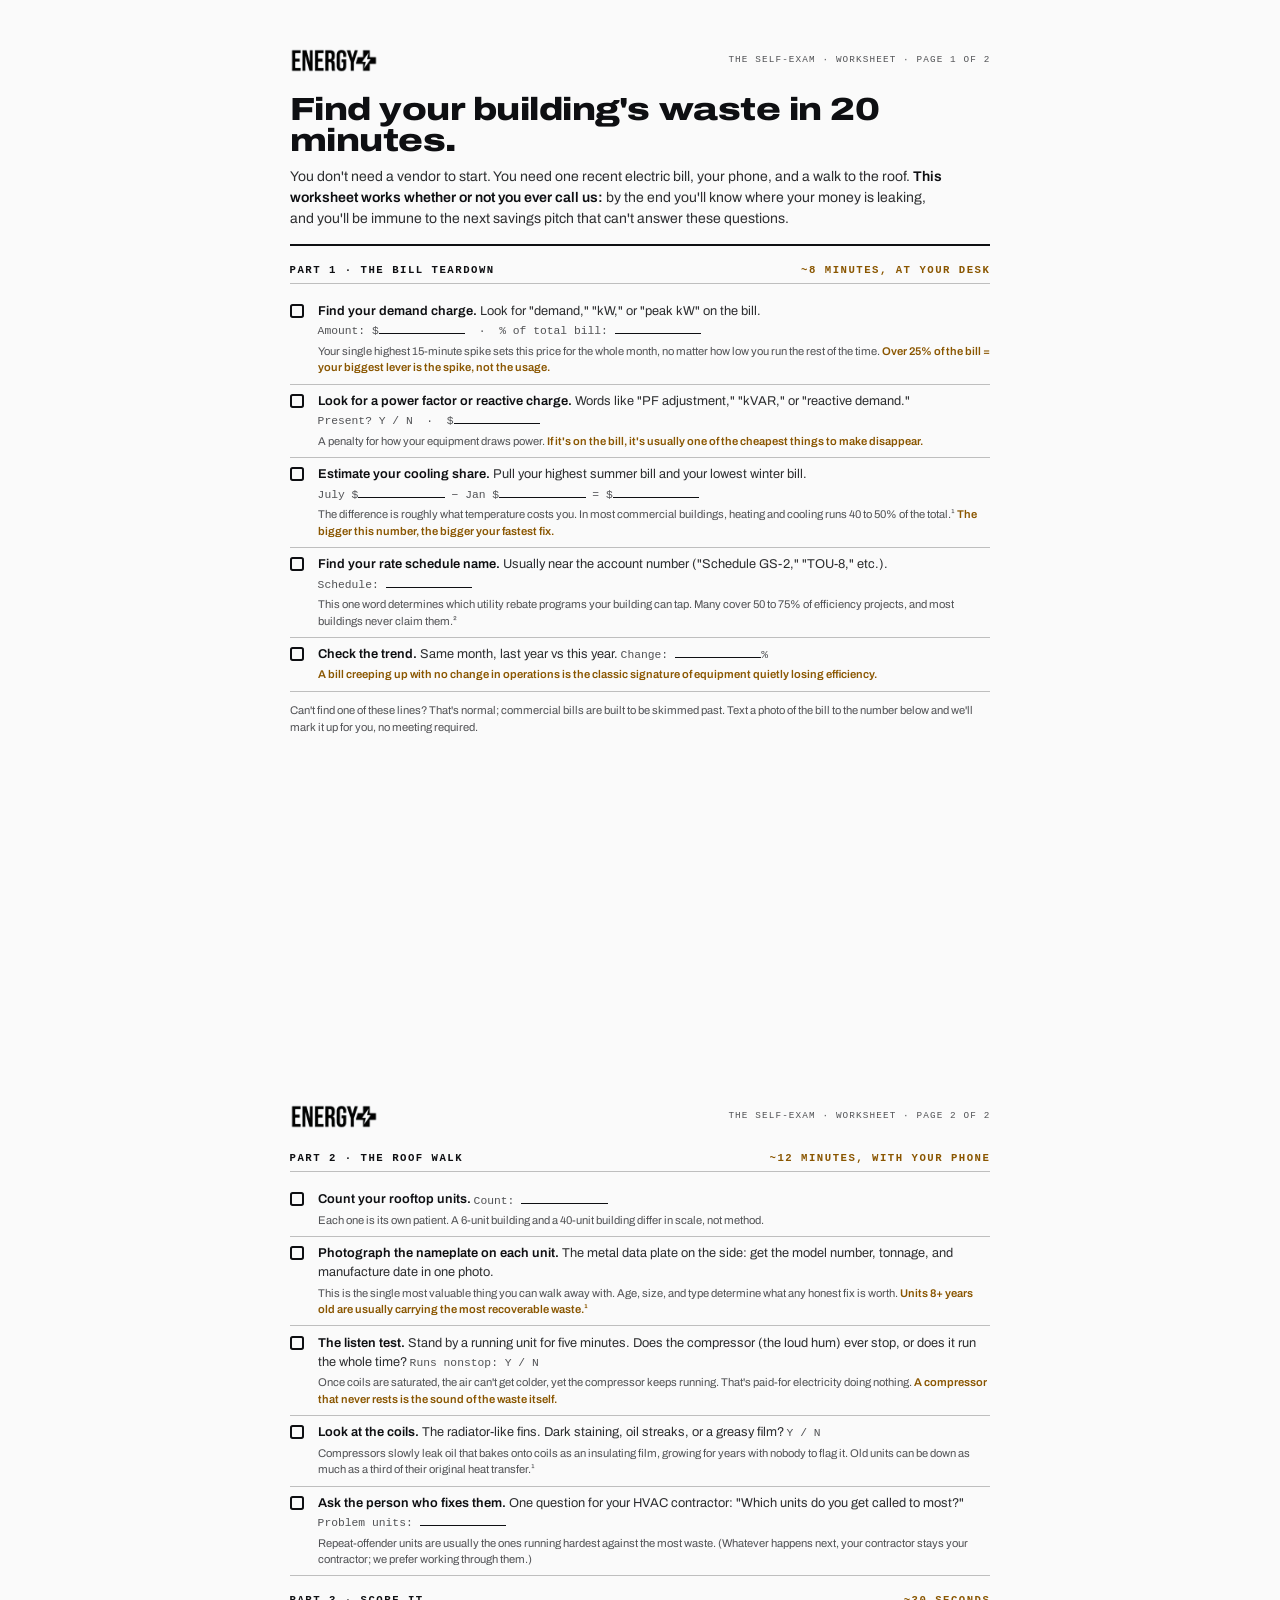
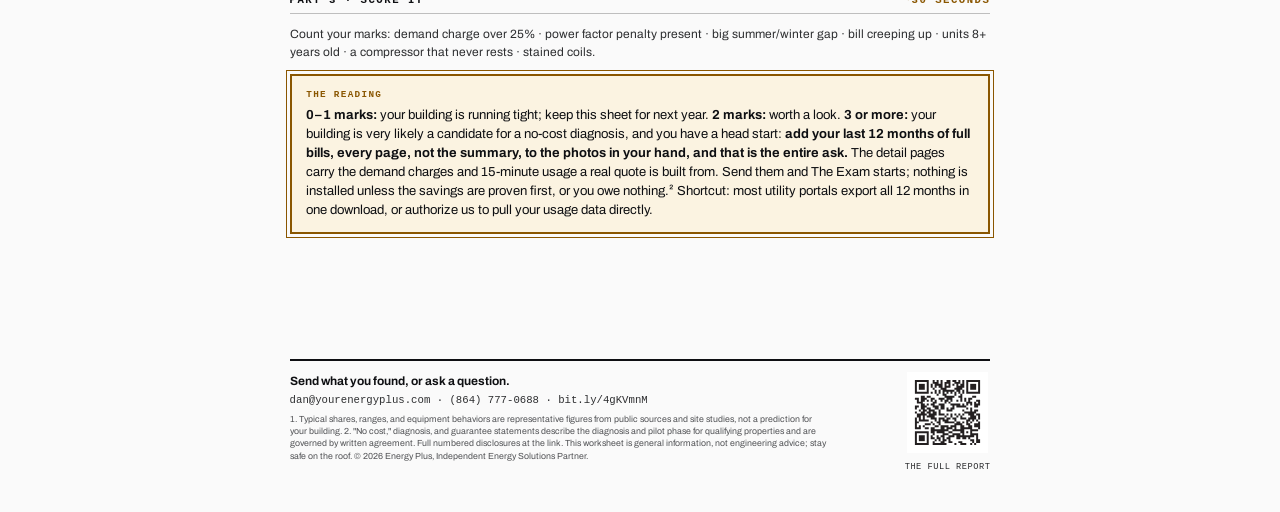
<file: self-exam.html>
<!DOCTYPE html>
<html lang="en">
<head>
<meta charset="UTF-8">
<meta name="viewport" content="width=device-width, initial-scale=1.0">
<title>The 20-Minute Building Self-Exam | Energy Plus</title>
<meta name="robots" content="noindex">
<link rel="stylesheet" href="assets/fonts/report-fonts.css">
<style>
  :root {
    --paper: oklch(0.985 0 0);
    --rule: oklch(0.8 0 0);
    --ink: oklch(0.17 0.005 270);
    --body-c: oklch(0.3 0.005 270);
    --faint: oklch(0.44 0.005 270);
    --amber-ink: oklch(0.5 0.11 70);
    --amber-wash: oklch(0.965 0.025 85);
    --sans: "Archivo", system-ui, sans-serif;
    --mono: "Spline Sans Mono", ui-monospace, monospace;
  }
  * { box-sizing: border-box; margin: 0; }
  @page { size: letter; margin: 0; }
  html, body { background: var(--paper); }
  body { font-family: var(--sans); font-size: 9.6pt; line-height: 1.5; color: var(--body-c); -webkit-print-color-adjust: exact; print-color-adjust: exact; }
  .page { width: 8.5in; height: 11in; margin: 0 auto; padding: 0.5in 0.6in 0.42in; page-break-after: always; position: relative; }
  .page:last-child { page-break-after: auto; }
  header { display: flex; justify-content: space-between; align-items: center; }
  header img { width: 88px; filter: invert(1) hue-rotate(180deg); }
  .doc-id { font-family: var(--mono); font-size: 7pt; letter-spacing: 0.12em; text-transform: uppercase; color: var(--faint); }
  h1 { margin-top: 0.22in; font-weight: 840; font-stretch: 122%; font-size: 24pt; line-height: 0.98; letter-spacing: -0.015em; color: var(--ink); }
  .promise { margin-top: 7pt; font-size: 10.5pt; line-height: 1.5; max-width: 6.9in; }
  .promise strong { color: var(--ink); font-weight: 620; }
  .bar { border: 0; border-top: 2px solid var(--ink); margin: 0.16in 0; }
  h2 { font-family: var(--mono); font-weight: 600; font-size: 8pt; letter-spacing: 0.14em; text-transform: uppercase; color: var(--ink); border-bottom: 1px solid var(--rule); padding-bottom: 4pt; margin-bottom: 8pt; }
  h2 .time { float: right; color: var(--amber-ink); }
  section + section { margin-top: 0.16in; }
  .item { display: grid; grid-template-columns: 14pt 1fr; gap: 7pt; padding: 5.5pt 0; border-bottom: 0.75pt solid var(--rule); align-items: start; }
  .box { width: 10.5pt; height: 10.5pt; border: 1.5pt solid var(--ink); border-radius: 2pt; margin-top: 1.5pt; }
  .item b { color: var(--ink); font-weight: 620; }
  .item .why { display: block; font-size: 8.4pt; color: var(--faint); margin-top: 1.5pt; }
  .write { font-family: var(--mono); font-size: 8.5pt; color: var(--faint); white-space: nowrap; }
  .write i { display: inline-block; min-width: 0.9in; border-bottom: 0.75pt solid var(--ink); height: 10pt; font-style: normal; }
  .flag { color: var(--amber-ink); font-weight: 600; }
  .note { margin-top: 8pt; font-size: 8.4pt; color: var(--faint); }
  .verdict { margin-top: 0.14in; border: 1.5pt solid var(--amber-ink); outline: 0.75pt solid var(--amber-ink); outline-offset: 2.5pt; background: var(--amber-wash); padding: 9pt 11pt; }
  .verdict h3 { font-family: var(--mono); font-weight: 600; font-size: 7pt; letter-spacing: 0.14em; text-transform: uppercase; color: var(--amber-ink); }
  .verdict p { margin-top: 3pt; color: var(--ink); font-size: 9.8pt; line-height: 1.45; }
  .verdict b { font-weight: 680; }
  footer { position: absolute; left: 0.6in; right: 0.6in; bottom: 0.4in; border-top: 2px solid var(--ink); padding-top: 8pt; display: grid; grid-template-columns: 1fr auto; gap: 0.3in; align-items: start; }
  .contact { font-size: 9pt; }
  .contact b { color: var(--ink); font-weight: 680; }
  .contact .mono { font-family: var(--mono); font-size: 8pt; color: var(--body-c); }
  .legal { margin-top: 4pt; font-size: 6.6pt; line-height: 1.4; color: var(--faint); max-width: 5.6in; }
  .qr { text-align: center; }
  .qr img { width: 0.85in; height: 0.85in; }
  .qr p { font-family: var(--mono); font-size: 6.5pt; letter-spacing: 0.06em; color: var(--body-c); margin-top: 1pt; }
  .pageno { font-family: var(--mono); font-size: 7pt; color: var(--faint); }
  .cols2 { display: grid; grid-template-columns: 1fr 1fr; gap: 0.3in; }
</style>
</head>
<body>

<div class="page">
  <header>
    <img src="assets/img/energy-plus-logo.png" alt="Energy Plus">
    <p class="doc-id">The self-exam &middot; worksheet &middot; page 1 of 2</p>
  </header>

  <h1>Find your building's waste in 20 minutes.</h1>
  <p class="promise">You don't need a vendor to start. You need one recent electric bill, your phone, and a walk to the roof. <strong>This worksheet works whether or not you ever call us:</strong> by the end you'll know where your money is leaking, and you'll be immune to the next savings pitch that can't answer these questions.</p>

  <hr class="bar">

  <section>
    <h2>Part 1 &middot; The bill teardown <span class="time">~8 minutes, at your desk</span></h2>

    <div class="item"><span class="box"></span><div>
      <b>Find your demand charge.</b> Look for "demand," "kW," or "peak kW" on the bill. <span class="write">Amount: $<i></i> &nbsp;&middot;&nbsp; % of total bill: <i></i></span>
      <span class="why">Your single highest 15-minute spike sets this price for the whole month, no matter how low you run the rest of the time. <span class="flag">Over 25% of the bill = your biggest lever is the spike, not the usage.</span></span>
    </div></div>

    <div class="item"><span class="box"></span><div>
      <b>Look for a power factor or reactive charge.</b> Words like "PF adjustment," "kVAR," or "reactive demand." <span class="write">Present? Y / N &nbsp;&middot;&nbsp; $<i></i></span>
      <span class="why">A penalty for how your equipment draws power. <span class="flag">If it's on the bill, it's usually one of the cheapest things to make disappear.</span></span>
    </div></div>

    <div class="item"><span class="box"></span><div>
      <b>Estimate your cooling share.</b> Pull your highest summer bill and your lowest winter bill. <span class="write">July $<i></i> &minus; Jan $<i></i> = $<i></i></span>
      <span class="why">The difference is roughly what temperature costs you. In most commercial buildings, heating and cooling runs 40 to 50% of the total.&sup1; <span class="flag">The bigger this number, the bigger your fastest fix.</span></span>
    </div></div>

    <div class="item"><span class="box"></span><div>
      <b>Find your rate schedule name.</b> Usually near the account number ("Schedule GS-2," "TOU-8," etc.). <span class="write">Schedule: <i></i></span>
      <span class="why">This one word determines which utility rebate programs your building can tap. Many cover 50 to 75% of efficiency projects, and most buildings never claim them.&sup2;</span>
    </div></div>

    <div class="item"><span class="box"></span><div>
      <b>Check the trend.</b> Same month, last year vs this year. <span class="write">Change: <i></i>%</span>
      <span class="why"><span class="flag">A bill creeping up with no change in operations is the classic signature of equipment quietly losing efficiency.</span></span>
    </div></div>

    <p class="note">Can't find one of these lines? That's normal; commercial bills are built to be skimmed past. Text a photo of the bill to the number below and we'll mark it up for you, no meeting required.</p>
  </section>
</div>

<div class="page">
  <header>
    <img src="assets/img/energy-plus-logo.png" alt="Energy Plus">
    <p class="doc-id">The self-exam &middot; worksheet &middot; page 2 of 2</p>
  </header>

  <section style="margin-top: 0.22in">
    <h2>Part 2 &middot; The roof walk <span class="time">~12 minutes, with your phone</span></h2>

    <div class="item"><span class="box"></span><div>
      <b>Count your rooftop units.</b> <span class="write">Count: <i></i></span>
      <span class="why">Each one is its own patient. A 6-unit building and a 40-unit building differ in scale, not method.</span>
    </div></div>

    <div class="item"><span class="box"></span><div>
      <b>Photograph the nameplate on each unit.</b> The metal data plate on the side: get the model number, tonnage, and manufacture date in one photo.
      <span class="why">This is the single most valuable thing you can walk away with. Age, size, and type determine what any honest fix is worth. <span class="flag">Units 8+ years old are usually carrying the most recoverable waste.&sup1;</span></span>
    </div></div>

    <div class="item"><span class="box"></span><div>
      <b>The listen test.</b> Stand by a running unit for five minutes. Does the compressor (the loud hum) ever stop, or does it run the whole time? <span class="write">Runs nonstop: Y / N</span>
      <span class="why">Once coils are saturated, the air can't get colder, yet the compressor keeps running. That's paid-for electricity doing nothing. <span class="flag">A compressor that never rests is the sound of the waste itself.</span></span>
    </div></div>

    <div class="item"><span class="box"></span><div>
      <b>Look at the coils.</b> The radiator-like fins. Dark staining, oil streaks, or a greasy film? <span class="write">Y / N</span>
      <span class="why">Compressors slowly leak oil that bakes onto coils as an insulating film, growing for years with nobody to flag it. Old units can be down as much as a third of their original heat transfer.&sup1;</span>
    </div></div>

    <div class="item"><span class="box"></span><div>
      <b>Ask the person who fixes them.</b> One question for your HVAC contractor: "Which units do you get called to most?" <span class="write">Problem units: <i></i></span>
      <span class="why">Repeat-offender units are usually the ones running hardest against the most waste. (Whatever happens next, your contractor stays your contractor; we prefer working through them.)</span>
    </div></div>
  </section>

  <section>
    <h2>Part 3 &middot; Score it <span class="time">~30 seconds</span></h2>
    <p style="font-size: 9pt">Count your marks: demand charge over 25% &middot; power factor penalty present &middot; big summer/winter gap &middot; bill creeping up &middot; units 8+ years old &middot; a compressor that never rests &middot; stained coils.</p>
    <div class="verdict">
      <h3>The reading</h3>
      <p><b>0&ndash;1 marks:</b> your building is running tight; keep this sheet for next year. <b>2 marks:</b> worth a look. <b>3 or more:</b> your building is very likely a candidate for a no-cost diagnosis, and you have a head start: <b>add your last 12 months of full bills, every page, not the summary, to the photos in your hand, and that is the entire ask.</b> The detail pages carry the demand charges and 15-minute usage a real quote is built from. Send them and The Exam starts; nothing is installed unless the savings are proven first, or you owe nothing.&sup2; Shortcut: most utility portals export all 12 months in one download, or authorize us to pull your usage data directly.</p>
    </div>
  </section>

  <footer>
    <div class="contact">
      <b>Send what you found, or ask a question.</b><br>
      <span class="mono">dan@yourenergyplus.com &middot; (864) 777-0688 &middot; bit.ly/4gKVmnM</span>
      <p class="legal">1. Typical shares, ranges, and equipment behaviors are representative figures from public sources and site studies, not a prediction for your building. 2. "No cost," diagnosis, and guarantee statements describe the diagnosis and pilot phase for qualifying properties and are governed by written agreement. Full numbered disclosures at the link. This worksheet is general information, not engineering advice; stay safe on the roof. &copy; 2026 Energy Plus, Independent Energy Solutions Partner.</p>
    </div>
    <div class="qr">
      <img src="assets/img/qr-fit-call.svg" alt="QR code linking to the Energy Plus site">
      <p>THE FULL REPORT</p>
    </div>
  </footer>
</div>

</body>
</html>
</file>
<file: assets/fonts/report-fonts.css>
/* Energy+ type system: Archivo writes, Geist Mono counts.
   Archivo variable carries body (normal width) and display (wdth 112, 700);
   Geist Mono variable is reserved for metered values, figures, and footnote markers. */
@font-face {
  font-family: "Archivo";
  font-style: normal;
  font-weight: 100 900;
  font-stretch: 62% 125%;
  font-display: swap;
  src: url("archivo-var.woff2") format("woff2");
}
@font-face {
  font-family: "Geist Mono";
  font-style: normal;
  font-weight: 100 900;
  font-display: swap;
  src: url("GeistMono-400.woff2") format("woff2");
}
</file>
<file: assets/site.css>
/* Energy Plus · THE FIELD REPORT
   The page is a measurement document, not a brochure: chroma-zero report paper,
   ink typography with a real width axis, survey-plate photography, and three
   graphite instrument moments (open, the readout, close). One amber signal with
   one meaning: a verified, metered value. Nothing moves unless it says something.

   RE-SKIN CONTRACT (hotel / supermarket verticals): override only
   (1) the tokens below, (2) the three photo slots (assets/img/film-cover.jpg,
   stakes-roof.jpg, close-dusk.jpg), (3) copy slots, including the hero bill's
   line items. Layout, motion, and disclosure wiring do not fork. */

:root {
  /* document ground: cool white, never cream; the card is always white */
  --paper: #f3f5f6;
  --paper-2: #e9edf0;
  --card: #ffffff;
  --rule: #d3d9dd;
  --rule-soft: #e3e8eb;
  --ink: #101416;
  --body-c: #3b4347;
  --faint: #6b747a;

  /* the instrument moments: petrol ground, white on it */
  --graphite: #174e58;
  --graphite-2: #1f5c67;
  --graphite-rule: rgb(255 255 255 / 0.2);
  --panel-ink: #ffffff;
  --panel-body: #c6d7da;
  --panel-faint: #9fbcc1;
  --panel-btn-bg: #ffffff;
  --panel-btn-fg: #174e58;

  /* the one mark: ochre, only on a verified or metered value */
  --amber: #e0a21c;
  --amber-ink: #5a3f00;
  --amber-wash: #fbf1d9;
  --link: #174e58;

  --font-sans: "Archivo", system-ui, -apple-system, "Segoe UI", sans-serif;
  --font-mono: "Geist Mono", ui-monospace, "Cascadia Mono", monospace;

  --step--1: clamp(0.85rem, 0.81rem + 0.16vw, 0.92rem);
  --step-0: clamp(1.05rem, 1rem + 0.28vw, 1.17rem);
  --step-1: clamp(1.32rem, 1.22rem + 0.5vw, 1.55rem);
  --step-2: clamp(1.75rem, 1.55rem + 1vw, 2.3rem);
  --step-3: clamp(2.2rem, 1.8rem + 2vw, 3.2rem);
  --step-4: clamp(2.7rem, 2rem + 3.4vw, 4.6rem);
  --monument: clamp(4.6rem, 3rem + 8.5vw, 10rem);

  --beat-pad: clamp(4.5rem, 3.6rem + 5.5vw, 9rem);
  --ease: cubic-bezier(0.19, 1, 0.22, 1);
  --ease-over: cubic-bezier(0.34, 1.3, 0.64, 1);
  --wrap: 1140px;
  --narrow: 47rem;
  --z-head: 20;
  --z-sheet: 40;
  --r-card: 8px;
  --r-ctrl: 6px;
  /* vertical tokens carried over */
  --cold: oklch(0.83 0.1 233);        /* on graphite: frost signal */
  --cold-ink: oklch(0.52 0.1 240);    /* on paper: AA case-temperature accent */
  --cold-wash: oklch(0.965 0.022 235);
  --shadow-card: 0 1px 0 rgb(16 20 22 / 0.04), 0 24px 48px -28px rgb(16 20 22 / 0.35);
}

/* ---------- base ---------- */
* { box-sizing: border-box; margin: 0; }
html { scroll-behavior: smooth; }
body {
  background-color: var(--paper); color: var(--body-c);
  font-family: var(--font-sans); font-size: var(--step-0); line-height: 1.65;
  -webkit-font-smoothing: antialiased; text-rendering: optimizeLegibility;
}
img { max-width: 100%; height: auto; display: block; }
h1, h2, h3 {
  color: var(--ink); font-weight: 700; font-stretch: 112%;
  line-height: 1.05; letter-spacing: -0.025em; text-wrap: balance;
}
h3 { font-stretch: 100%; font-weight: 600; letter-spacing: -0.015em; }
p { text-wrap: pretty; max-width: 66ch; }
a { color: var(--ink); text-decoration-thickness: 1.5px; text-decoration-color: var(--link); text-underline-offset: 3px; }
a:hover { text-decoration-color: var(--ink); }
strong { color: var(--ink); font-weight: 600; }
button { font: inherit; cursor: pointer; }
::selection { background: var(--graphite); color: var(--panel-ink); }
:focus-visible { outline: 2px solid var(--graphite); outline-offset: 3px; }

.wrap { max-width: var(--wrap); margin-inline: auto; padding-inline: clamp(1.25rem, 4vw, 2.5rem); }
[id] { scroll-margin-top: 76px; }
.skip-link { position: absolute; left: -999px; top: 0; z-index: var(--z-sheet); background: var(--ink); color: var(--paper); padding: 0.6rem 1rem; }
.skip-link:focus { left: 0; }

sup.fn { font-family: var(--font-mono); font-size: 0.55em; font-weight: 500; color: var(--faint); margin-left: 0.12em; }
sup.fn a { color: inherit; text-decoration: none; }

/* ---------- controls: form-solid rectangles, not pills ---------- */
.btn {
  display: inline-flex; align-items: center; gap: 0.55rem;
  background: var(--graphite); color: var(--panel-ink); border: 1px solid var(--graphite);
  border-radius: var(--r-ctrl); padding: 0.85rem 1.5rem;
  font-weight: 600; font-stretch: 100%; font-size: var(--step--1); letter-spacing: 0;
  transition: transform 220ms var(--ease), box-shadow 220ms var(--ease), opacity 300ms var(--ease);
}
.btn:hover { background: var(--graphite-2); border-color: var(--graphite-2); transform: none; box-shadow: none; }
.btn:active { transform: scale(0.985); }
.btn--lg { padding: 1.05rem 2rem; font-size: var(--step-0); }
.hero .btn, .close .btn { background: var(--panel-btn-bg); color: var(--panel-btn-fg); border-color: var(--panel-btn-bg); }
.hero .btn:hover, .close .btn:hover { background: var(--panel-btn-bg); border-color: var(--panel-btn-bg); opacity: 0.92; }
.btn--sm { padding: 0.55rem 1.05rem; }
.textlink {
  background: none; border: 0; padding: 0.4rem 0.2rem;
  color: var(--ink); font-weight: 500; font-size: var(--step--1);
  text-decoration: underline; text-decoration-thickness: 1.5px;
  text-decoration-color: var(--link); text-underline-offset: 4px;
}
.textlink:hover { text-decoration-color: var(--ink); }
.hero .textlink, .close .textlink, .textlink--dark { color: var(--panel-ink); text-decoration-color: var(--graphite-rule); }
.hero .textlink:hover, .close .textlink:hover { text-decoration-color: var(--panel-ink); }

.cta { display: flex; flex-wrap: wrap; align-items: center; gap: 1.1rem; margin-top: clamp(1.6rem, 3vw, 2.4rem); }

/* SMS panel */
.sms { display: none; margin-top: 1rem; max-width: 30rem; background: var(--card); border: 1px solid var(--rule); border-radius: var(--r-card); padding: 1rem; }
.sms.is-open { display: block; }
.sms__to { font-family: var(--font-sans); font-size: 0.78rem; font-weight: 500; letter-spacing: 0.04em; color: var(--faint); }
.sms textarea { width: 100%; margin-top: 0.6rem; border: 1px solid var(--rule); border-radius: var(--r-ctrl); background: var(--card); color: var(--body-c); font: inherit; font-size: var(--step--1); padding: 0.7rem; resize: none; }
.sms__foot { display: flex; align-items: center; justify-content: space-between; gap: 1rem; margin-top: 0.7rem; }
.sms__hint { font-size: 0.76rem; color: var(--faint); }
/* on petrol the sms panel is the white card */
.hero .sms, .close .sms { background: var(--card); border-color: var(--card); box-shadow: var(--shadow-card); }
.hero .sms textarea, .close .sms textarea { background: var(--card); color: var(--body-c); border-color: var(--rule); }
.hero .sms__to, .close .sms__to, .hero .sms__hint, .close .sms__hint { color: var(--faint); }
.hero .sms .btn, .close .sms .btn { background: var(--graphite); color: var(--panel-ink); border-color: var(--graphite); }

/* ---------- header ---------- */
.head {
  position: fixed; inset-inline: 0; top: 0; z-index: var(--z-head);
  background: color-mix(in srgb, var(--paper) 94%, transparent);
  border-bottom: 1px solid var(--rule);
  backdrop-filter: blur(10px);
  transition: background 400ms var(--ease), border-color 400ms var(--ease);
}
.head__in { display: flex; align-items: center; justify-content: space-between; min-height: 58px; }
.head__mark img { width: 100px; filter: invert(1) hue-rotate(180deg); }
.head__nav { display: flex; align-items: center; gap: clamp(1rem, 2.5vw, 2rem); }
.head__nav a { color: var(--body-c); text-decoration: none; font-size: var(--step--1); font-weight: 500; }
.head__nav a:hover { color: var(--ink); }
@media (max-width: 700px) { .head__nav a { display: none; } }

/* over the graphite moments the header carries the mark alone */
.head.is-clear { background: transparent; border-color: transparent; backdrop-filter: none; }
.head.is-clear .head__mark img { filter: brightness(0) invert(1); }
.head__nav a, .head__nav .btn { transition: opacity 320ms var(--ease), visibility 0s; }
.head.is-clear .head__nav a, .head.is-clear .head__nav .btn {
  opacity: 0; visibility: hidden; pointer-events: none;
  transition: opacity 320ms var(--ease), visibility 0s 320ms;
}

/* ---------- instrument moments: hero + close ---------- */
.hero, .close { position: relative; color: var(--panel-ink); overflow: clip; background: var(--graphite); }
.hero {
  min-height: 92svh; display: grid; align-items: center;
  background: var(--graphite);
}
.close { padding-block: var(--beat-pad); }
.hero__media, .close__media { position: absolute; inset: 0; }
.hero__media img, .close__media img {
  width: 100%; height: 100%; object-fit: cover;
  filter: grayscale(1) contrast(1.06) brightness(0.9);
}
.hero__scrim {
  position: absolute; inset: 0;
  background:
    linear-gradient(to right, rgb(23 78 88 / 0.92) 0%, rgb(23 78 88 / 0.62) 55%, rgb(23 78 88 / 0.4) 100%),
    linear-gradient(to top, rgb(23 78 88 / 0.9), transparent 45%);
}
/* HERO-B: the specimen bill floats over a darkened, working-store photo.
   Both overrides are scoped to .hero so the close section's media/scrim are untouched;
   they are inert until the hero markup carries a .hero__media element. */
.hero .hero__media img { filter: grayscale(1) contrast(1.05) brightness(0.55); }
.hero .hero__scrim {
  background:
    linear-gradient(to right, rgb(23 78 88 / 0.93) 0%, rgb(23 78 88 / 0.55) 42%, rgb(23 78 88 / 0.52) 70%, rgb(23 78 88 / 0.85) 100%),
    linear-gradient(to top, rgb(23 78 88 / 0.86), transparent 52%),
    radial-gradient(95% 78% at 60% 42%, transparent 0%, rgb(23 78 88 / 0.32) 78%);
}

/* HERO signature: pinned scroll-scrub. The store photo is a COLOUR image shown
   grayscale at rest (matching the documentary system); site.js adds .hero-pin on
   desktop with motion allowed, and one --p (0..1, set on .hero-scrolly) drives the
   pen marks drawing onto the bill and the B&W->colour reveal while the hero is
   pinned, then it releases. Reduced motion / small screens keep the static resting
   frame above (no pin), so nobody is trapped in a sticky scroll. This is the page's
   one deliberate colour moment. */
.hero-scrolly { position: relative; }
.hero-pin .hero-scrolly { height: 230vh; }
.hero-pin .hero { position: sticky; top: 0; height: 100svh; min-height: 0; }
.hero-pin .hero { --rev: clamp(0, calc(var(--p, 0) / 0.55), 1); }
.hero-pin .hero .hero__media img {
  filter:
    grayscale(calc(1 - var(--rev)))
    saturate(calc(1 + 0.35 * var(--rev)))
    contrast(1.05)
    brightness(calc(0.55 + 0.30 * var(--rev)));
}
.hero-pin .hero .hero__scrim { opacity: calc(1 - 0.32 * var(--rev)); }
/* marks + notes become scroll-driven; suppress the load-time draw while pinned.
   Match .anim-ready's [pathLength] specificity and rely on later source order. */
/* html.hero-pin (not just .hero-pin) so these outrank the equal-specificity, later
   .anim-ready load-draw rules — otherwise the timed billDraw would override the scrub. */
html.hero-pin .bill svg { animation: none; }
html.hero-pin .bill .mk[pathLength] {
  animation: none; stroke-dasharray: 1;
  --s: calc(0.10 + var(--d, 0) * 0.14);
  stroke-dashoffset: clamp(0, calc(1 - (var(--p, 0) - var(--s)) / 0.16), 1);
}
html.hero-pin .bill .mk-t {
  animation: none;
  --s: calc(0.17 + var(--d, 0) * 0.14);
  opacity: clamp(0, calc((var(--p, 0) - var(--s)) / 0.10), 1);
}
.scrollcue { display: none; }
.hero-pin .scrollcue {
  display: flex; position: absolute; left: 50%; bottom: 26px; transform: translateX(-50%); z-index: 3;
  gap: 0.5rem; align-items: center;
  font-family: var(--font-mono); font-size: 11px; letter-spacing: 0.14em; text-transform: uppercase;
  color: var(--panel-body); opacity: clamp(0, calc(1 - var(--p, 0) * 3), 1); pointer-events: none;
}
.hero-pin .scrollcue span { width: 1px; height: 22px; background: currentColor; opacity: 0.6; }

/* scroll-reveal: photographs come alive from B&W to colour as they cross the viewport
   centre. site.js adds .reveal-on (motion allowed) and drives each img.js-reveal by its
   own --c (0..1). Higher specificity (html.reveal-on img.js-reveal) so it overrides the
   base grayscale filters on plates, the portrait, and the kit photos. Technical line
   drawings (the coil cutaway) and the B&W SunCore are deliberately NOT tagged, so they
   stay in ink — the measurement register stays measurement; the real places come alive. */
html.reveal-on img.js-reveal {
  filter:
    grayscale(calc(1 - var(--c, 0)))
    saturate(calc(1 + 0.25 * var(--c, 0)))
    contrast(1.05)
    brightness(calc(0.9 + 0.1 * var(--c, 0)));
  transition: filter 90ms linear;
}
.hero__in, .close__in { position: relative; padding-block: clamp(6rem, 12vh, 9rem); }
.hero h1 {
  color: var(--panel-ink); font-size: var(--step-4); font-weight: 700; font-stretch: 112%;
  letter-spacing: -0.025em; line-height: 1.02; max-width: 14ch; text-transform: none;
}
.hero h1 em, .close h2 em, .beat h2 em { font-style: normal; color: var(--amber); }
.beat h2 em { color: var(--graphite); }
.close h2 { color: var(--panel-ink); font-size: var(--step-3); font-weight: 700; font-stretch: 112%; max-width: 18ch; }
.hero__lede { margin-top: 1.5rem; font-size: var(--step-1); line-height: 1.5; color: var(--panel-body); max-width: 42ch; }

/* the exhibit: a specimen bill under the pen */
.hero__grid { display: grid; gap: clamp(3rem, 6vw, 4.5rem); align-items: center; }
@media (min-width: 980px) { .hero__grid { grid-template-columns: 11fr 9fr; } }
.hero__grid > * { min-width: 0; }
.bill { margin: 0; width: 100%; max-width: min(26.5rem, 100%); justify-self: center; }
@media (min-width: 980px) { .bill { justify-self: end; } }
.bill svg {
  width: 100%; height: auto; display: block;
  filter: drop-shadow(0 24px 40px rgb(0 0 0 / 0.28));
}
.bill .paper { fill: var(--card); stroke: var(--rule); stroke-width: 0.5; }
.bill .tag { fill: none; stroke: var(--rule); stroke-width: 1; }
.bill .bt { font-family: var(--font-sans); font-size: 13px; font-weight: 600; letter-spacing: 0.01em; fill: var(--ink); }
.bill .row { font-family: var(--font-sans); font-size: 11.5px; fill: var(--body-c); }
.bill .amt { font-family: var(--font-mono); font-size: 11.5px; font-weight: 500; fill: var(--ink); font-variant-numeric: tabular-nums; }
.bill .amt--total { font-size: 16px; font-weight: 600; }
.bill .meta { font-family: var(--font-mono); font-size: 8.5px; font-weight: 500; letter-spacing: 0.08em; fill: var(--faint); }
.bill .rule { stroke: var(--rule); stroke-width: 1; }
.bill .rule--ink { stroke: var(--ink); stroke-width: 2; }
.bill .fine { fill: var(--rule); opacity: 0.55; }
.bill .mk { fill: none; stroke: var(--amber-ink); stroke-width: 2.2; stroke-linecap: round; stroke-linejoin: round; }
.bill .mk-t { font-family: var(--font-mono); font-size: 9.5px; font-weight: 600; letter-spacing: 0.05em; fill: var(--amber-ink); }
/* one note carries the whole argument: what the bill costs in sales */
.bill .mk-t--big { font-size: 15.5px; font-weight: 700; letter-spacing: 0.01em; }
.bill__cap {
  margin-top: 0.9rem; font-family: var(--font-mono); font-size: 0.7rem; font-weight: 500;
  letter-spacing: 0.08em; text-transform: uppercase; color: var(--panel-faint);
}
.bill__cap sup.fn { color: var(--panel-faint); }

/* ---------- beats: pages of the report ---------- */
.beat { padding-block: var(--beat-pad); }
/* the document divider: one confident ink rule, not a hairline */
.beat--rule > .wrap { border-top: 1px solid var(--ink); padding-top: clamp(2.5rem, 5vw, 4rem); }
.beat__narrow { max-width: calc(var(--narrow) + 2 * clamp(1.25rem, 4vw, 2.5rem)); }
.beat h2 { font-size: var(--step-3); max-width: 24ch; }
.lead { margin-top: 1.4rem; font-size: var(--step-1); line-height: 1.5; }
.lead + p { margin-top: 1rem; }
.quiet { margin-top: 1.6rem; font-size: var(--step--1); color: var(--faint); }
.quiet--dark { color: var(--panel-body); }
.quiet--dark a { color: var(--panel-ink); text-decoration-color: var(--amber); }

/* problem: the monument beside the claim */
.beat__grid { display: grid; gap: clamp(1.5rem, 3vw, 2.5rem); align-items: start; }
@media (min-width: 920px) { .beat__grid { grid-template-columns: 5fr 7fr; border-top: 1px solid var(--ink); padding-top: clamp(2.5rem, 5vw, 4rem); } }
@media (max-width: 919.9px) { #problem .wrap { border-top: 1px solid var(--ink); padding-top: 2.5rem; } }
.monument {
  font-family: var(--font-mono); font-weight: 600; font-size: var(--monument); line-height: 0.9;
  letter-spacing: -0.04em; color: var(--graphite); font-variant-numeric: tabular-nums;
}
.monument__unit { font-size: 0.4em; font-weight: 500; color: var(--faint); }

/* the listen test: two instruments, one difference */
.listen { margin-top: clamp(1.8rem, 4vw, 2.6rem); display: grid; gap: 1.1rem; }
@media (min-width: 760px) { .listen { grid-template-columns: 1fr 1fr; gap: 1.4rem; } }
.listen__card {
  display: grid; grid-template-columns: auto 1fr; gap: 1rem 1.15rem; align-items: center;
  background: var(--graphite); border-radius: var(--r-card); padding: 1.3rem 1.4rem 1.35rem;
  color: var(--panel-body);
  box-shadow: var(--shadow-card);
}
.listen__card h3 { color: var(--panel-ink); font-size: var(--step-0); }
.listen__info p { margin-top: 0.3rem; font-size: var(--step--1); line-height: 1.45; }
.listen__btn {
  width: 3.3rem; height: 3.3rem; border-radius: 50%;
  border: 1.5px solid var(--panel-ink); background: transparent; color: var(--panel-ink);
  display: grid; place-items: center;
  transition: background 220ms var(--ease), color 220ms var(--ease), transform 220ms var(--ease);
}
.listen__btn:hover { background: var(--panel-ink); color: var(--graphite); transform: scale(1.04); }
.listen__btn svg { width: 1.15rem; height: 1.15rem; grid-area: 1 / 1; }
.listen__btn .i-stop { display: none; }
.listen__btn[aria-pressed="true"] { background: var(--panel-ink); color: var(--graphite); }
.listen__btn[aria-pressed="true"] .i-play { display: none; }
.listen__btn[aria-pressed="true"] .i-stop { display: block; }
.listen__meter { grid-column: 1 / -1; display: flex; gap: 3px; height: 1.6rem; align-items: flex-end; }
.listen__meter i { flex: 1; height: 12%; background: var(--graphite-rule); transition: height 90ms linear, background 300ms var(--ease); }
.listen__card.is-live .listen__meter i { background: var(--panel-ink); }

/* the plan: the page's only numbered sequence, set like a form */
.steps { list-style: none; margin: clamp(1.8rem, 4vw, 3rem) 0 0; padding: 0; counter-reset: step; }
.steps > li { counter-increment: step; position: relative; padding: 1.5rem 0 1.5rem 4.4rem; border-top: 1px solid var(--rule); }
.steps > li::before {
  content: "0" counter(step); position: absolute; left: 0; top: 1.6rem;
  font-family: var(--font-mono); font-weight: 600; font-size: var(--step-1); line-height: 1; color: var(--ink);
}
.steps h3 { font-size: var(--step-1); }
.steps p { margin-top: 0.5rem; }

/* the guarantee: the stamped plate, the signal's home ground */
.floor {
  margin-top: clamp(1.8rem, 4vw, 2.6rem); padding: clamp(1.4rem, 3vw, 2.1rem);
  border: 1.5px solid var(--amber); outline: 0;
  border-radius: var(--r-ctrl); background: var(--amber-wash);
}
.floor h3 { font-family: var(--font-sans); font-weight: 500; font-size: 0.8rem; letter-spacing: 0.06em; text-transform: uppercase; color: var(--amber-ink); }
.floor p { margin-top: 0.6rem; color: var(--ink); font-size: var(--step-1); line-height: 1.45; font-weight: 500; }

/* the readout: the one instrument interlude mid-document */
.beat--dark { background: var(--graphite); color: var(--panel-body); }
.beat--dark h2 { color: var(--panel-ink); }
.beat--dark strong { color: var(--panel-ink); }
.beat--dark sup.fn { color: var(--panel-faint); }
.beat--dark.beat--rule > .wrap { border-top-color: var(--graphite-rule); }
.lead--dark { color: var(--panel-body); }
.readout {
  margin-top: clamp(1.8rem, 4vw, 2.8rem);
  font-family: var(--font-mono); font-weight: 600; line-height: 1;
  font-size: clamp(3.4rem, 2.2rem + 6.5vw, 7.5rem);
  color: var(--amber); letter-spacing: -0.04em; font-variant-numeric: tabular-nums;
}
.readout small {
  display: block; margin-top: 0.9rem;
  font-family: var(--font-sans); font-size: var(--step-0); font-weight: 500; letter-spacing: 0;
  color: var(--panel-body); max-width: 40ch; line-height: 1.5;
}
.readout small strong { color: var(--panel-ink); }

/* the signature beat: the one load that never clocks out.
   Same graphite instrument surface as the money readout, but the figure is
   time, not money, so it wears the cold signal instead of amber. */
.always__lede-num { max-width: 44ch; }
.readout--cold { color: var(--cold);  }
.readout--cold small { max-width: 42ch; }
.always__note { margin-top: clamp(1.6rem, 3.5vw, 2.4rem); font-size: var(--step--1); color: var(--panel-body); max-width: 58ch; }
.always__note strong { color: var(--panel-ink); }
/* the night band the cold keeps running through */
.fig .nightband { fill: var(--cold); }
.fig .trace-off { stroke: var(--panel-body); }
.beat--dark .fig .trace-off { stroke: var(--panel-faint); }

/* a survey plate that stays inside the night, not a white lightbox on graphite */
.plate--dark .plate__frame { background: var(--card); border-color: var(--card); }
.plate--dark .plate img { filter: grayscale(1) contrast(1.05) brightness(0.9); }
.plate--dark figcaption { color: var(--panel-faint); }

/* the case temperature that must hold: the one on-paper cold accent */
.drift { color: var(--cold-ink); font-weight: 560; white-space: nowrap; }

/* proof: the measured ledger; verified figures wear the signal */
.record { list-style: none; margin: clamp(1.8rem, 4vw, 2.6rem) 0 0; padding: 0; }
.record li { display: grid; grid-template-columns: 8rem 1fr; align-items: baseline; gap: 0.4rem 1.4rem; padding: 1.05rem 0; border-top: 1px solid var(--rule); }
.record li:last-child { border-bottom: 1px solid var(--rule); }
.record__fig { font-family: var(--font-mono); font-weight: 600; font-size: var(--step-2); color: var(--graphite); font-variant-numeric: tabular-nums; letter-spacing: -0.02em; }
.record__who { font-weight: 600; color: var(--ink); }
.record__who em { display: block; font-style: normal; font-weight: 400; font-size: var(--step--1); color: var(--faint); margin-top: 0.2rem; }
@media (max-width: 560px) { .record li { grid-template-columns: 1fr; gap: 0.15rem; } }

/* survey plate: photography treated as documentation */
.plate { margin-top: clamp(1.8rem, 4vw, 2.6rem); max-width: 100%; }
.plate__frame {
  border: 1px solid var(--rule); border-radius: var(--r-card); padding: clamp(0.5rem, 1.2vw, 0.8rem); background: var(--card);
  box-shadow: var(--shadow-card);
}
.plate__frame img { border-radius: calc(var(--r-card) - 3px); }
.plate img { width: 100%; filter: grayscale(1) contrast(1.05); aspect-ratio: 21 / 9; object-fit: cover; }
.plate figcaption { margin-top: 0.6rem; font-family: var(--font-sans); font-size: 0.74rem; font-weight: 500; letter-spacing: 0.06em; text-transform: uppercase; color: var(--faint); }

/* the gate: trade the worksheet for an address, stated plainly */
.gatekeeper {
  margin-top: clamp(1.6rem, 3vw, 2.4rem); padding: clamp(1.4rem, 3vw, 2.1rem);
  border: 1px solid var(--rule); border-radius: var(--r-card); background: var(--card);
}
.gatekeeper__label { font-family: var(--font-mono); font-weight: 600; font-size: 0.78rem; letter-spacing: 0.1em; text-transform: uppercase; color: var(--ink); }
.gatekeeper__copy { margin-top: 0.7rem; font-size: var(--step--1); }
.gatekeeper form { display: flex; flex-wrap: wrap; gap: 0.7rem; margin-top: 1.1rem; }
.gatekeeper input[type="email"] {
  flex: 1 1 16rem; padding: 0.8rem 1rem; font: inherit; font-size: var(--step--1);
  border: 1px solid var(--rule); border-radius: var(--r-ctrl); background: var(--card); color: var(--ink);
}
.gatekeeper input[type="email"]::placeholder { color: var(--faint); }

/* calculator */
.calc { position: relative; margin-top: clamp(1.6rem, 3vw, 2.4rem); }
.calc__loading { position: absolute; inset: 0; display: grid; place-items: center; font-family: var(--font-mono); font-size: 0.78rem; color: var(--faint); }
.calc iframe { position: relative; display: block; width: 100%; min-height: 420px; height: 520px; border: 0; background: transparent; transition: height 380ms var(--ease); }

/* ---------- disclosure gates: controls at a glance ---------- */
details.gate { border-top: 1px solid var(--rule); margin-top: clamp(1.4rem, 3vw, 2rem); }
details.gate + details.gate { margin-top: 0; }
details.gate:last-of-type { border-bottom: 1px solid var(--rule); }
details.gate > summary {
  list-style: none; display: flex; align-items: center; gap: 0.9rem;
  padding: 1.05rem 0.6rem; margin-inline: -0.6rem; cursor: pointer;
  color: var(--ink); font-weight: 600; border-radius: var(--r-ctrl);
  transition: background 220ms var(--ease);
}
details.gate > summary:hover { background: var(--paper-2); }
details.gate > summary::-webkit-details-marker { display: none; }
details.gate > summary .plus {
  flex: none; display: inline-grid; place-items: center;
  width: 1.9rem; height: 1.9rem; border-radius: 5px;
  border: 1px solid var(--ink); background: transparent;
  font-family: var(--font-mono); font-size: 1rem; line-height: 1; color: var(--ink);
  transition: transform 280ms var(--ease), background 220ms var(--ease), color 220ms var(--ease);
}
details.gate > summary:hover .plus { background: var(--ink); color: var(--paper); }
details.gate[open] > summary .plus { transform: rotate(45deg); }
details.gate .gate__body { padding: 0.4rem 0.2rem 1.6rem; }
details.gate .gate__body > * + * { margin-top: 1rem; }
.beat--dark details.gate, .beat--dark details.gate:last-of-type { border-color: var(--graphite-rule); }
.beat--dark details.gate > summary { color: var(--panel-ink); }
.beat--dark details.gate > summary:hover { background: var(--graphite-2); }
.beat--dark details.gate > summary .plus { color: var(--panel-ink); border-color: var(--panel-ink); }
.beat--dark details.gate > summary:hover .plus { background: var(--panel-ink); color: var(--graphite); }
.gate--dark, .gate--dark:last-of-type { border-color: var(--graphite-rule); margin-top: clamp(2rem, 4vw, 3rem); }
.gate--dark > summary { color: var(--panel-ink); }
.gate--dark > summary:hover { background: var(--graphite-2); }
.gate--dark > summary .plus { color: var(--panel-ink); border-color: var(--panel-ink); }
.gate--dark > summary:hover .plus { background: var(--panel-ink); color: var(--graphite); }
.gate--dark .gate__body { color: var(--panel-body); }
.gate--dark h3 { color: var(--panel-ink); }

/* ---------- the dossier: the diagnostician's personnel file ---------- */
.dossier {
  margin-top: clamp(2rem, 4.5vw, 3.2rem);
  display: grid; gap: clamp(1.8rem, 4vw, 3rem); align-items: start;
}
@media (min-width: 880px) { .dossier { grid-template-columns: 4fr 7fr; } }
.dossier__photo { margin: 0; max-width: 24rem; }
.plate__frame--portrait img { aspect-ratio: 3 / 4; object-fit: cover; filter: grayscale(1) contrast(1.05); transition: filter 500ms var(--ease); }
.dossier__photo:hover .plate__frame--portrait img { filter: none; }
.dossier__cap {
  margin-top: 0.7rem; font-family: var(--font-sans); font-size: 0.74rem; font-weight: 500;
  letter-spacing: 0.06em; text-transform: uppercase; color: var(--faint);
}
.dossier__title { font-size: var(--step-2); }
.dossier__lede { margin-top: 1rem; font-size: var(--step-0); line-height: 1.55; }
.creds { list-style: none; margin: clamp(1.2rem, 2.5vw, 1.8rem) 0 0; padding: 0; display: grid; gap: 1px; background: var(--rule); border: 1px solid var(--rule); border-radius: var(--r-card); overflow: hidden; }
@media (min-width: 640px) { .creds { grid-template-columns: 1fr 1fr; } }
.creds li { background: var(--card); padding: 1rem 1.15rem 1.1rem; }
.creds__fig {
  display: block; font-family: var(--font-mono); font-weight: 600; font-size: var(--step-1);
  color: var(--ink); letter-spacing: -0.01em; font-variant-numeric: tabular-nums;
}
.creds__desc { display: block; margin-top: 0.4rem; font-size: var(--step--1); line-height: 1.5; color: var(--body-c); }
.dossier__why { margin-top: clamp(1.2rem, 2.5vw, 1.8rem); font-size: var(--step-0); }

/* selected work: one exhibit at a time, advancing on its own */
.workfile { margin-top: clamp(2rem, 4.5vw, 3rem); }
.workfile__label {
  font-family: var(--font-sans); font-size: 0.74rem; font-weight: 500;
  letter-spacing: 0.06em; text-transform: uppercase; color: var(--faint);
  padding-bottom: 0.6rem; border-bottom: 1px solid var(--ink);
}
.workfile__view { position: relative; overflow: hidden; border: 1px solid var(--rule); border-top: 0; border-radius: 0 0 var(--r-card) var(--r-card); background: var(--card); }
.workfile__track { display: flex; transition: transform 600ms var(--ease); }
.workfile__card { min-width: 100%; padding: clamp(1.4rem, 3.5vw, 2.4rem) clamp(3.6rem, 7vw, 5rem); }
.workfile__tag {
  font-family: var(--font-mono); font-size: 0.74rem; font-weight: 600;
  letter-spacing: 0.08em; text-transform: uppercase; color: var(--graphite);
}
.workfile__card h4 { margin-top: 0.7rem; font-size: var(--step-1); color: var(--ink); font-weight: 600; font-stretch: 100%; line-height: 1.15; text-wrap: balance; }
.workfile__card p:last-child { margin-top: 0.8rem; font-size: var(--step--1); line-height: 1.6; max-width: 62ch; }
.workfile__arrow {
  position: absolute; top: 50%; transform: translateY(-50%); z-index: 2;
  display: grid; place-items: center; width: 2.5rem; height: 2.5rem; border-radius: var(--r-ctrl);
  border: 1px solid var(--ink); background: var(--card); color: var(--ink); font-size: 1.05rem;
  transition: background 220ms var(--ease), color 220ms var(--ease);
}
.workfile__arrow:hover { background: var(--ink); color: var(--paper); }
.workfile__arrow--prev { left: 0.7rem; }
.workfile__arrow--next { right: 0.7rem; }
.workfile__dots { display: flex; gap: 0.6rem; margin-top: 0.9rem; }
.workfile__dot {
  width: 1.6rem; height: 4px; padding: 0; border: 0; cursor: pointer;
  background: var(--rule); transition: background 300ms var(--ease);
}
.workfile__dot.is-active { background: var(--ink); }
@media (max-width: 560px) {
  .workfile__card { padding-inline: 1.2rem; padding-bottom: 4.2rem; }
  .workfile__arrow { top: auto; bottom: 0.9rem; transform: none; }
  .workfile__arrow--prev { left: auto; right: 3.9rem; }
}

/* ---------- the living ledger: the record is longer than the window ----------
   The one deliberate exception to "nothing loops": the drift is how you feel
   that 95 rows don't fit in a viewport. Hover holds it; static mode freezes it. */
.ledger {
  margin-top: clamp(1.8rem, 4vw, 2.6rem);
  display: grid; grid-template-columns: 1fr 1fr 1fr; gap: 1rem;
  height: 27rem; overflow: hidden; cursor: pointer;
  -webkit-mask-image: linear-gradient(to bottom, transparent, black 9%, black 91%, transparent);
  mask-image: linear-gradient(to bottom, transparent, black 9%, black 91%, transparent);
}
@media (max-width: 820px) { .ledger { grid-template-columns: 1fr 1fr; } .ledger__col:nth-child(3) { display: none; } }
@media (max-width: 540px) { .ledger { grid-template-columns: 1fr; height: 24rem; } .ledger__col:nth-child(2) { display: none; } }
.ledger__col { display: flex; flex-direction: column; }
.ledger__card {
  flex: none; border: 1px solid var(--rule); background: var(--card);
  padding: 0.85rem 1rem 0.95rem; border-radius: var(--r-ctrl);
  margin-bottom: 1rem; /* margin, not gap: the -50% loop must halve exactly */
}
.ledger__card .r { display: block; font-family: var(--font-mono); font-weight: 600; font-size: var(--step-1); color: var(--graphite); font-variant-numeric: tabular-nums; letter-spacing: -0.01em; }
.ledger__card .n { display: block; margin-top: 0.25rem; font-weight: 600; color: var(--ink); font-size: var(--step--1); line-height: 1.35; }
.ledger__card .w { display: block; margin-top: 0.2rem; font-size: 0.76rem; color: var(--faint); line-height: 1.4; }
@keyframes ledgerDrift { to { transform: translateY(-50%); } }
.anim-ready .ledger__col { animation: ledgerDrift var(--dur, 220s) linear infinite; }
.ledger:hover .ledger__col { animation-play-state: paused; }

/* people */
.person { display: grid; grid-template-columns: 92px 1fr; gap: 1.2rem; align-items: start; }
.person img { width: 92px; height: 92px; object-fit: cover; border-radius: var(--r-ctrl); filter: grayscale(1); transition: filter 400ms var(--ease); }
.person:hover img { filter: grayscale(0); }
.person h3 { font-size: var(--step-0); }
.person__role { font-family: var(--font-sans); font-size: 0.74rem; font-weight: 500; letter-spacing: 0.06em; text-transform: uppercase; color: var(--faint); margin: 0.15rem 0 0.4rem; }
.person p { font-size: var(--step--1); }
.gate--dark .person__role { color: var(--panel-body); }
.team { display: grid; gap: 1.6rem; }
@media (min-width: 860px) { .team { grid-template-columns: 1fr 1fr; } }
@media (max-width: 480px) { .person { grid-template-columns: 64px 1fr; } .person img { width: 64px; height: 64px; } }

/* ---------- record sheet + film dialogs ---------- */
dialog.sheet, dialog.film { border: 0; padding: 0; }
dialog.sheet { width: 100vw; height: 100dvh; max-width: none; max-height: none; background: var(--paper); color: var(--body-c); display: none; flex-direction: column; }
dialog.sheet[open] { display: flex; }
dialog::backdrop { background: rgb(16 20 22 / 0.7); }
.sheet__bar { flex: none; display: flex; align-items: center; justify-content: space-between; gap: 1rem; padding: 1rem clamp(1.25rem, 4vw, 2.5rem); border-bottom: 1px solid var(--ink); }
.sheet__bar h2 { font-size: var(--step-1); font-weight: 700; font-stretch: 112%; }
.sheet__close { flex: none; width: 2.5rem; height: 2.5rem; border-radius: var(--r-ctrl); border: 1px solid var(--ink); background: var(--card); color: var(--ink); font-size: 1.3rem; line-height: 1; }
.sheet__close:hover { background: var(--ink); color: var(--paper); }
.sheet__body { flex: 1; overflow-y: auto; padding: clamp(1.5rem, 4vw, 2.5rem) clamp(1.25rem, 4vw, 2.5rem); }
.sheet__note { flex: none; padding: 0.9rem clamp(1.25rem, 4vw, 2.5rem); border-top: 1px solid var(--rule); font-size: 0.78rem; color: var(--faint); max-width: none; }
.rec-group { max-width: 60rem; margin: 0 auto 2.5rem; }
.rec-group h3 { font-family: var(--font-mono); font-size: 0.78rem; font-weight: 600; letter-spacing: 0.08em; text-transform: uppercase; color: var(--ink); padding-bottom: 0.5rem; border-bottom: 1px solid var(--ink); }
.rec-group h3 span { float: right; color: var(--faint); }
.rec-group ul { list-style: none; margin: 0; padding: 0; }
.rec-group li { display: grid; grid-template-columns: 7.5rem 1fr minmax(0, 16rem); gap: 0.3rem 1.2rem; padding: 0.7rem 0; border-bottom: 1px solid var(--rule-soft); font-size: var(--step--1); }
.rec-group .r { font-family: var(--font-mono); font-weight: 600; color: var(--graphite); font-variant-numeric: tabular-nums; }
.rec-group .n b { display: block; font-weight: 600; color: var(--ink); }
.rec-group .n span { color: var(--faint); }
.rec-group .b { color: var(--body-c); }
@media (max-width: 640px) { .rec-group li { grid-template-columns: 5.5rem 1fr; } .rec-group .b { grid-column: 2; } }

/* the film, inline: a plate that becomes the player in place */
.film-inline {
  margin-top: clamp(1.6rem, 3vw, 2.4rem);
  border: 1px solid var(--rule); border-radius: var(--r-card); padding: clamp(0.5rem, 1.2vw, 0.8rem); background: var(--card);
  box-shadow: var(--shadow-card);
}
.film-inline__facade {
  position: relative; display: block; width: 100%; aspect-ratio: 16 / 9;
  padding: 0; border: 0; background: var(--graphite); border-radius: calc(var(--r-card) - 3px); overflow: hidden; cursor: pointer;
}
.film-inline__facade img { width: 100%; height: 100%; object-fit: cover; filter: grayscale(1) contrast(1.06) brightness(0.85); transition: transform 700ms var(--ease); }
.film-inline__facade:hover img { transform: scale(1.02); }
.film-inline__scrim { position: absolute; inset: 0; background: rgb(23 78 88 / 0.45); }
.film-inline__play {
  position: absolute; top: 50%; left: 50%; transform: translate(-50%, -50%);
  display: grid; place-items: center; width: 4.4rem; height: 4.4rem; border-radius: 50%;
  background: white; color: var(--graphite); transition: transform 300ms var(--ease);
}
.film-inline__play svg { width: 1.7rem; height: 1.7rem; margin-left: 0.2rem; }
.film-inline__facade:hover .film-inline__play { transform: translate(-50%, -50%) scale(1.06); }
.film-inline__meta {
  position: absolute; left: 1rem; bottom: 0.85rem;
  font-family: var(--font-mono); font-size: 0.72rem; letter-spacing: 0.08em; text-transform: uppercase; color: var(--panel-body);
}
.film-inline iframe { display: block; width: 100%; aspect-ratio: 16 / 9; border: 0; background: var(--graphite); }

/* the kit: phase one's four systems, set as catalog plates */
.kit { list-style: none; margin: clamp(2rem, 4.5vw, 3.2rem) 0 0; padding: 0; display: grid; gap: clamp(1.8rem, 4vw, 2.6rem) clamp(1.5rem, 3vw, 2.2rem); }
@media (min-width: 820px) { .kit { grid-template-columns: 1fr 1fr; } }
.kit li { border-top: 1px solid var(--graphite-rule); padding-top: clamp(1.1rem, 2.5vw, 1.5rem); }
.kit__img { border: 0; padding: 0.45rem; background: var(--card); border-radius: var(--r-card); box-shadow: var(--shadow-card); }
.kit__img img, .kit__img video { border-radius: calc(var(--r-card) - 3px); }
.kit__img img { width: 100%; aspect-ratio: 3 / 2; object-fit: cover; filter: grayscale(1) contrast(1.05) brightness(0.92); display: block; }
.kit__fit { margin-top: 0.9rem; font-family: var(--font-sans); font-size: 0.74rem; font-weight: 500; letter-spacing: 0.06em; text-transform: uppercase; color: var(--panel-faint); }
.kit h3 { margin-top: 0.35rem; font-size: var(--step-1); color: var(--panel-ink); }
.kit li > p:not(.kit__fit):not(.kit__fig) { margin-top: 0.5rem; font-size: var(--step--1); }
.kit__fig { margin-top: 0.7rem; font-family: var(--font-mono); font-weight: 600; font-size: var(--step-0); color: var(--amber); }
.kit__more { margin-top: clamp(1.8rem, 4vw, 2.6rem); border-top: 1px solid var(--graphite-rule); padding-top: clamp(1.1rem, 2.5vw, 1.5rem); font-size: var(--step--1); }

/* the drafted plate inside a catalog frame (the coil section view) */
.kit__img--draw { padding: 0.45rem; }
.fig--kit { margin: 0; background: var(--card); }
.fig--kit svg { aspect-ratio: 3 / 2; width: 100%; height: auto; color: var(--ink); }
.fig--kit text { fill: var(--faint); font-family: var(--font-mono); font-size: 15px; letter-spacing: 0.04em; }
.fig--kit .soft-t { opacity: 0.75; font-size: 13.5px; }

/* the flagship plate: the SunCore, full width */
.kit__flag {
  margin-top: clamp(2rem, 4.5vw, 3.2rem); border-top: 1px solid var(--graphite-rule);
  padding-top: clamp(1.4rem, 3vw, 2rem);
  display: grid; gap: clamp(1.2rem, 2.5vw, 2rem); align-items: center;
}
@media (min-width: 820px) { .kit__flag { grid-template-columns: 5fr 4fr; } }
.kit__flag .kit__img img { aspect-ratio: 16 / 9; }
.kit__flag .kit__img video {
  display: block; width: 100%; aspect-ratio: 16 / 9; object-fit: cover;
  filter: grayscale(1) contrast(1.05) brightness(0.92);
}
.kit__flag h3 { margin-top: 0.35rem; font-size: var(--step-2); color: var(--panel-ink); }
.kit__flag-copy > p:not(.kit__fit):not(.kit__fig) { margin-top: 0.6rem; font-size: var(--step--1); }
.kit__flag .kit__fig { margin-top: 0.8rem; }
.anim-ready .kit li { opacity: 0; transform: translateY(14px); transition: opacity 600ms var(--ease), transform 600ms var(--ease); }
.anim-ready .kit.is-in li { opacity: 1; transform: none; }
.anim-ready .kit.is-in li:nth-child(2) { transition-delay: 110ms; }
.anim-ready .kit.is-in li:nth-child(3) { transition-delay: 220ms; }
.anim-ready .kit.is-in li:nth-child(4) { transition-delay: 330ms; }

/* ---------- footer: the colophon ---------- */
.foot { border-top: 1px solid var(--ink); padding-block: clamp(3rem, 6vw, 5rem); }
.foot__tagline { margin-top: 1rem; color: var(--faint); font-size: var(--step--1); }
.foot__notes { margin-top: 2.5rem; font-size: 0.78rem; color: var(--faint); }
.foot__notes p { max-width: 75ch; }
.foot__notes ul { list-style: none; margin: 1rem 0 0; padding: 0; }
.foot__notes li { display: grid; grid-template-columns: 1.6rem 1fr; gap: 0.6rem; padding: 0.45rem 0; max-width: 75ch; }
.foot__notes .n { font-family: var(--font-mono); font-weight: 600; color: var(--ink); }
.disclosures { margin-top: 2rem; border-top: 1px solid var(--rule); }
.disclosures summary { padding: 1rem 0; cursor: pointer; font-weight: 600; color: var(--ink); list-style: none; display: flex; justify-content: space-between; }
.disclosures summary::-webkit-details-marker { display: none; }
.disclosures .plus { font-family: var(--font-mono); color: var(--ink); transition: transform 280ms var(--ease); }
.disclosures[open] .plus { transform: rotate(45deg); }
.disclosures__body { font-size: 0.78rem; color: var(--faint); padding-bottom: 1.5rem; }
@media (min-width: 900px) { .disclosures__body { columns: 2; column-gap: 3rem; } }
.disclosures__body h4 { font-size: 0.78rem; color: var(--body-c); margin-top: 1rem; break-after: avoid; }
.disclosures__body p { margin-top: 0.4rem; max-width: none; }
.foot__meta { display: flex; flex-wrap: wrap; justify-content: space-between; gap: 1rem; margin-top: 2.5rem; color: var(--faint); font-family: var(--font-mono); font-size: 0.74rem; }

/* ---------- drafted figures: the report's technical plates ---------- */
.fig { margin-top: clamp(1.8rem, 4vw, 2.8rem); }
.fig svg { width: 100%; height: auto; display: block; color: var(--ink); }
.fig .d { fill: none; stroke: currentColor; stroke-width: 1.5; stroke-linecap: round; stroke-linejoin: round; }
.fig .soft { stroke-width: 1; opacity: 0.5; }
.fig .amber { stroke: var(--amber); stroke-width: 2.5; opacity: 1; }
.fig .cold { stroke: var(--cold-ink); stroke-width: 2.5; opacity: 1; }
.fig .dash { fill: none; stroke: currentColor; stroke-width: 1; stroke-dasharray: 4 5; opacity: 0.55; }
.fig text { font-family: var(--font-mono); font-size: 11.5px; letter-spacing: 0.04em; fill: var(--faint); }
.fig .lbl--ink { fill: var(--ink); font-weight: 600; }
.fig .soft-t { opacity: 0.75; font-size: 10.5px; }
.beat--dark .fig svg { color: var(--panel-ink); }
.beat--dark .fig text { fill: var(--panel-body); }
.beat--dark .fig .lbl--ink { fill: var(--panel-ink); }
.beat--dark .fig .amber { stroke: var(--amber); }
/* the drawing inside a white kit card is ink on white, even on petrol */
.beat--dark .fig--kit svg { color: var(--ink); }
.beat--dark .fig--kit text { fill: var(--faint); }
.beat--dark .fig--kit .lbl--ink { fill: var(--ink); }
.beat--dark .fig .cold { stroke: var(--cold); }
.fig figcaption { margin-top: 0.7rem; font-family: var(--font-sans); font-size: 0.74rem; font-weight: 500; letter-spacing: 0.06em; text-transform: uppercase; color: var(--faint); }
.beat--dark .fig figcaption { color: var(--panel-faint); }

/* ---------- reveal: enhances an already-visible default ---------- */
.anim-ready .beat > .wrap, .anim-ready .close__in {
  opacity: 0; transform: translateY(16px);
  transition: opacity 650ms var(--ease), transform 650ms var(--ease);
}
.anim-ready .beat > .wrap.is-in, .anim-ready .close__in.is-in { opacity: 1; transform: none; }

/* choreography: each moment settles once into its designed still */
.anim-ready .fig .d[pathLength] {
  stroke-dasharray: 1; stroke-dashoffset: 1;
  transition: stroke-dashoffset 1000ms var(--ease);
  transition-delay: calc(var(--d, 0) * 150ms);
}
.anim-ready .fig.is-in .d[pathLength] { stroke-dashoffset: 0; }
.anim-ready .fig text, .anim-ready .fig .fade { opacity: 0; transition: opacity 600ms var(--ease); transition-delay: calc(var(--d, 0) * 150ms + 650ms); }
.anim-ready .fig.is-in text { opacity: 1; }
.anim-ready .fig.is-in .soft-t { opacity: 0.75; }
.anim-ready .fig.is-in .fade { opacity: var(--o, 0.55); }

.anim-ready .readout { clip-path: inset(0 100% 0 0); transition: clip-path 900ms var(--ease) 120ms; }
.anim-ready .readout.is-in { clip-path: inset(0 -2% 0 0); }

/* the guarantee lands like a stamp: fast, slightly crooked, final */
.anim-ready .floor {
  opacity: 0; transform: translateY(10px);
  transition: opacity 500ms var(--ease), transform 650ms var(--ease-over);
}
.anim-ready .floor.is-in { opacity: 1; transform: none; }

.anim-ready .record li { opacity: 0; transform: translateY(12px); transition: opacity 550ms var(--ease), transform 550ms var(--ease); }
.anim-ready .record.is-in li { opacity: 1; transform: none; }
.anim-ready .record.is-in li:nth-child(2) { transition-delay: 110ms; }
.anim-ready .record.is-in li:nth-child(3) { transition-delay: 220ms; }
.anim-ready .record.is-in li:nth-child(4) { transition-delay: 330ms; }

.anim-ready .monument { filter: blur(7px); opacity: 0.2; transition: filter 850ms var(--ease), opacity 850ms var(--ease); }
.anim-ready .monument.is-in { filter: none; opacity: 1; }

@keyframes heroRise { from { opacity: 0; transform: translateY(16px); } }
.anim-ready .hero h1 { animation: heroRise 750ms var(--ease) backwards; }
.anim-ready .hero .hero__lede { animation: heroRise 750ms var(--ease) 130ms backwards; }
.anim-ready .hero .cta { animation: heroRise 750ms var(--ease) 260ms backwards; }

/* the exhibit lands, then the pen goes to work */
@keyframes billLand { from { opacity: 0; transform: translateY(22px); } }
.anim-ready .bill svg { animation: billLand 900ms var(--ease) 350ms backwards; }
.anim-ready .bill__cap { animation: heroRise 700ms var(--ease) 900ms backwards; }
@keyframes billDraw { to { stroke-dashoffset: 0; } }
@keyframes billFade { to { opacity: 1; } }
.anim-ready .bill .mk[pathLength] {
  stroke-dasharray: 1; stroke-dashoffset: 1;
  animation: billDraw 750ms cubic-bezier(0.45, 0, 0.3, 1) forwards;
  animation-delay: calc(1300ms + var(--d, 0) * 800ms);
}
.anim-ready .bill .mk-t {
  opacity: 0;
  animation: billFade 420ms var(--ease) forwards;
  animation-delay: calc(1600ms + var(--d, 0) * 800ms);
}

@media (prefers-reduced-motion: reduce) {
  html { scroll-behavior: auto; }
  *, *::before, *::after { transition: none !important; animation: none !important; }
  .anim-ready .beat > .wrap, .anim-ready .close__in { opacity: 1; transform: none; }
}

@media print {
  .head, .calc, dialog { display: none !important; }
  .hero, .close, .beat--dark { color: black; background: white; }
  .hero__media, .close__media { display: none; }
  .hero h1, .close h2, .hero__lede { color: black; }
}
</file>
<file: assets/fonts/fonts.css>
@font-face {
  font-family: "Switzer";
  src: url("./switzer-300.woff2") format("woff2");
  font-weight: 300;
  font-style: normal;
  font-display: swap;
}

@font-face {
  font-family: "Switzer";
  src: url("./switzer-400.woff2") format("woff2");
  font-weight: 400;
  font-style: normal;
  font-display: swap;
}

@font-face {
  font-family: "Switzer";
  src: url("./switzer-500.woff2") format("woff2");
  font-weight: 500;
  font-style: normal;
  font-display: swap;
}

@font-face {
  font-family: "Switzer";
  src: url("./switzer-600.woff2") format("woff2");
  font-weight: 600;
  font-style: normal;
  font-display: swap;
}

@font-face {
  font-family: "Fragment Mono";
  src: url("./fragment-mono-400.woff2") format("woff2");
  font-weight: 400;
  font-style: normal;
  font-display: swap;
}
</file>
<file: assets/fonts/display.css>
/* Zodiak — self-hosted display font (Fontshare) */
@font-face {
  font-family: 'Zodiak';
  src: url('./zodiak-300.woff2') format('woff2');
  font-weight: 300;
  font-style: normal;
  font-display: swap;
}
@font-face {
  font-family: 'Zodiak';
  src: url('./zodiak-400.woff2') format('woff2');
  font-weight: 400;
  font-style: normal;
  font-display: swap;
}
</file>
<file: assets/styles.css>
/* Energy Plus · Main Template
   A calibrated instrument in a white gallery.
   Light gallery, dark cinema interludes, one verdigris signal. */

/* ---------- tokens ----------
   RE-SKIN CONTRACT (per-vertical templates: hotels, supermarkets, ...):
   a vertical build overrides ONLY these surfaces, nothing structural:
     1. The tokens below (accent hue, cinema depth) if the vertical brand needs it.
     2. assets/img/hero-building.png  — one aerial plate of the vertical's building.
     3. Copy slots marked data-vertical in the HTML (building nouns, equipment
        examples, proof rows filtered to the vertical).
   Everything else — layout, motion, disclosure wiring, CTA pair — is the master
   template and should not fork. */
:root {
  --bg: oklch(0.99 0.002 188);
  --surface: oklch(0.965 0.004 188);
  --surface-2: oklch(0.945 0.005 188);
  --line: oklch(0.88 0.006 220);
  --line-soft: oklch(0.92 0.004 220);
  --ink: oklch(0.205 0.01 240);
  --body: oklch(0.38 0.012 240);
  --muted: oklch(0.5 0.012 240);
  --verd: oklch(0.52 0.09 188);
  --verd-ink: oklch(0.4 0.08 188);
  --verd-wash: oklch(0.96 0.015 188);
  --heat: oklch(0.6 0.14 50);
  --heat-deep: oklch(0.5 0.13 45);
  --cinema: oklch(0.16 0.012 230);
  --cinema-2: oklch(0.2 0.014 230);
  --cinema-ink: oklch(0.94 0.005 210);
  --cinema-body: oklch(0.78 0.01 220);
  --cinema-line: oklch(0.32 0.014 230);

  --font-sans: "Switzer", system-ui, -apple-system, "Segoe UI", sans-serif;
  --font-mono: "Fragment Mono", ui-monospace, "Cascadia Mono", monospace;
  --font-display: "Zodiak", "Switzer", Georgia, serif;

  /* elevation: layered, low-spread shadows for real gallery depth */
  --elev-1: 0 1px 1px oklch(0.2 0.01 240 / 0.04), 0 4px 10px -4px oklch(0.2 0.01 240 / 0.08);
  --elev-2: 0 1px 1px oklch(0.2 0.01 240 / 0.05), 0 8px 24px -8px oklch(0.2 0.01 240 / 0.14);
  --elev-3: 0 2px 4px oklch(0.2 0.01 240 / 0.06), 0 24px 60px -20px oklch(0.2 0.01 240 / 0.22);

  --step--1: clamp(0.83rem, 0.8rem + 0.15vw, 0.9rem);
  --step-0: clamp(1.06rem, 1rem + 0.3vw, 1.19rem);
  --step-1: clamp(1.35rem, 1.25rem + 0.5vw, 1.58rem);
  --step-2: clamp(1.8rem, 1.6rem + 1vw, 2.37rem);
  --step-3: clamp(2.3rem, 1.9rem + 2vw, 3.16rem);
  --step-4: clamp(2.9rem, 2.2rem + 3.4vw, 4.5rem);
  --step-5: clamp(3.4rem, 2.4rem + 5vw, 5.5rem);
  --monument: clamp(4rem, 2.5rem + 8vw, 9rem);

  --space-1: 0.5rem;
  --space-2: 1rem;
  --space-3: 1.75rem;
  --space-4: 3rem;
  --space-5: 5rem;
  --space-6: clamp(6rem, 5rem + 6vw, 11rem);
  --space-chapter: clamp(5.5rem, 4.5rem + 6vw, 11rem);

  --ease-out: cubic-bezier(0.22, 1, 0.36, 1);
  --dur: 600ms;

  --z-sticky: 30;
  --z-modal-backdrop: 40;
  --z-modal: 50;

  --radius: 14px;
  --radius-pill: 999px;
  --content: 1200px;
  --prose: 68ch;
}

/* ---------- reset-ish ---------- */
* { box-sizing: border-box; margin: 0; }
html { scroll-behavior: smooth; }
@media (prefers-reduced-motion: reduce) { html { scroll-behavior: auto; } }
body {
  background: var(--bg);
  color: var(--body);
  font-family: var(--font-sans);
  font-size: var(--step-0);
  line-height: 1.6;
  -webkit-font-smoothing: antialiased;
  text-rendering: optimizeLegibility;
}
img { max-width: 100%; height: auto; display: block; }
h1, h2, h3 { color: var(--ink); font-weight: 600; line-height: 1.08; letter-spacing: -0.025em; text-wrap: balance; }
p { text-wrap: pretty; max-width: var(--prose); }
a { color: var(--verd-ink); text-decoration-thickness: 1px; text-underline-offset: 3px; }
strong { color: var(--ink); font-weight: 500; }
button { font: inherit; cursor: pointer; }
::selection { background: oklch(0.85 0.05 188); color: var(--ink); }

.skip-link {
  position: absolute; left: -999px; top: 0; z-index: var(--z-modal);
  background: var(--ink); color: var(--bg); padding: 0.6rem 1rem; border-radius: 0 0 var(--radius) 0;
}
.skip-link:focus { left: 0; }

/* smooth crossfade between pages (index <-> how-it-works), supporting browsers */
@view-transition { navigation: auto; }

/* considered focus + hover */
:focus-visible { outline: 2px solid var(--verd); outline-offset: 3px; border-radius: 3px; }
a { transition: color 200ms ease; }
.site-nav a:not(.pill) { position: relative; }
.site-nav a:not(.pill)::after {
  content: ""; position: absolute; left: 0; right: 100%; bottom: -4px; height: 1px;
  background: var(--verd); transition: right 300ms var(--ease-out);
}
.site-nav a:not(.pill):hover::after { right: 0; }

/* page-load overture (shown only by the inline head script, never gates content) */
.overture { display: none; }
.overture-on .overture {
  display: grid; place-items: center; position: fixed; inset: 0; z-index: 100;
  background: var(--cinema); will-change: transform;
}
.overture__mark { width: clamp(130px, 20vw, 170px); }
.overture__mark img { width: 100%; filter: brightness(0) invert(1); }

.container { max-width: var(--content); margin-inline: auto; padding-inline: clamp(1.25rem, 4vw, 2.5rem); }

/* mono measurement voice */
.m { font-family: var(--font-mono); font-size: 0.92em; letter-spacing: -0.01em; }
sup.fn { font-family: var(--font-mono); font-size: 0.55em; color: var(--muted); margin-left: 0.15em; }
sup.fn a { color: inherit; text-decoration: none; }
.cinema sup.fn { color: oklch(0.6 0.01 220); }

/* ---------- header ---------- */
.site-head {
  position: sticky; top: 0; z-index: var(--z-sticky);
  background: color-mix(in oklab, var(--bg) 88%, transparent);
  backdrop-filter: blur(14px);
  border-bottom: 1px solid var(--line-soft);
}
.site-head__in {
  display: flex; align-items: center; justify-content: space-between; gap: 1rem;
  min-height: 64px;
}
.site-head img { width: 108px; filter: invert(1) hue-rotate(180deg); }
.site-foot > .container > img { filter: invert(1) hue-rotate(180deg); }
.site-nav { display: flex; align-items: center; gap: clamp(1rem, 2.5vw, 2rem); }
.site-nav a:not(.pill) {
  color: var(--body); text-decoration: none; font-size: var(--step--1); font-weight: 500;
}
.site-nav a:not(.pill):hover { color: var(--ink); }
@media (max-width: 720px) { .site-nav a:not(.pill) { display: none; } }

/* ---------- CTA system ---------- */
.pill {
  display: inline-flex; align-items: center; gap: 0.6rem;
  background: var(--ink); color: var(--bg);
  border: 0; border-radius: var(--radius-pill);
  padding: 0.85rem 1.6rem; font-weight: 500; font-size: var(--step--1);
  text-decoration: none;
  transition: transform 200ms var(--ease-out), box-shadow 250ms var(--ease-out), background 200ms;
}
.pill:hover { transform: translateY(-1px); box-shadow: 0 10px 30px -12px oklch(0.2 0.01 240 / 0.45); }
.pill:active { transform: translateY(0); }
.pill--lg { padding: 1.05rem 2rem; font-size: var(--step-0); }
.pill .arrow { transition: transform 250ms var(--ease-out); }
.pill:hover .arrow { transform: translateX(3px); }
.cinema .pill { background: var(--cinema-ink); color: var(--cinema); }
.ghostlink {
  background: none; border: 0; color: var(--body);
  font-weight: 500; font-size: var(--step--1);
  text-decoration: underline; text-decoration-color: var(--line); text-underline-offset: 4px;
  padding: 0.85rem 0.5rem;
}
.ghostlink:hover { color: var(--ink); text-decoration-color: var(--ink); }
.cinema .ghostlink { color: var(--cinema-body); }
.cta-row { display: flex; flex-wrap: wrap; align-items: center; gap: 0.9rem; }

/* SMS panel */
.tf-panel {
  display: none; margin-top: var(--space-2); max-width: 520px;
  background: var(--surface); border: 1px solid var(--line);
  border-radius: var(--radius); padding: var(--space-2);
}
.tf-panel.is-open { display: block; }
.tf-panel__to { font-family: var(--font-mono); font-size: var(--step--1); color: var(--muted); margin-bottom: 0.6rem; }
.tf-panel textarea {
  width: 100%; resize: none; border: 1px solid var(--line); border-radius: 8px;
  background: var(--bg); color: var(--ink); font: inherit; font-size: var(--step--1);
  padding: 0.7rem; line-height: 1.5;
}
.tf-panel__foot { display: flex; justify-content: space-between; align-items: center; gap: 1rem; margin-top: 0.6rem; }
.tf-panel__hint { font-size: 0.8rem; color: var(--muted); }
.cinema .tf-panel { background: var(--cinema-2); border-color: var(--cinema-line); }
.cinema .tf-panel textarea { background: var(--cinema); color: var(--cinema-ink); border-color: var(--cinema-line); }

/* ---------- signal line motif ---------- */
.signal { display: block; width: 100%; height: 46px; }
.signal path { fill: none; stroke-width: 1.5; vector-effect: non-scaling-stroke; }
.signal .sig-dirty { stroke: var(--heat); }
.signal .sig-clean { stroke: var(--verd); }

/* ---------- hero: cinema cold-open ---------- */
.hero {
  position: relative; min-height: 100svh;
  display: flex; flex-direction: column; justify-content: center;
  background: var(--cinema); overflow: hidden;
}
.hero__media { position: absolute; inset: 0; }
.hero__media img { width: 100%; height: 105%; object-fit: cover; opacity: 0.85; }
.hero__scrim {
  position: absolute; inset: 0;
  background:
    linear-gradient(78deg, oklch(0.13 0.012 230 / 0.93) 8%, oklch(0.13 0.012 230 / 0.6) 48%, oklch(0.13 0.012 230 / 0.2) 100%),
    linear-gradient(to top, oklch(0.13 0.012 230 / 0.85), transparent 38%);
}
.grain {
  position: absolute; inset: 0; pointer-events: none; opacity: 0.08; mix-blend-mode: overlay;
  background-image: url("data:image/svg+xml,%3Csvg xmlns='http://www.w3.org/2000/svg' width='260' height='260'%3E%3Cfilter id='n'%3E%3CfeTurbulence type='fractalNoise' baseFrequency='0.9' numOctaves='2' stitchTiles='stitch'/%3E%3C/filter%3E%3Crect width='100%25' height='100%25' filter='url(%23n)'/%3E%3C/svg%3E");
}
.hero__inner { position: relative; z-index: 1; width: 100%; padding-block: var(--space-6) var(--space-5); }
.hero h1 {
  color: oklch(0.975 0.003 210);
  font-size: clamp(2.9rem, 2rem + 5vw, 5.6rem);
  max-width: 13ch; font-weight: 600;
}
.hero h1 .w { display: inline-block; overflow: hidden; vertical-align: bottom; }
.hero h1 .wi { display: inline-block; }
.hero__lede { font-size: var(--step-1); margin-top: var(--space-3); max-width: 44ch; color: oklch(0.85 0.008 215); }
.hero__ctas { margin-top: var(--space-4); }
.hero__quiet {
  margin-top: var(--space-3); font-family: var(--font-mono); font-size: var(--step--1);
  color: oklch(0.72 0.01 220); display: flex; flex-wrap: wrap; align-items: baseline; gap: 0.3rem 1.2rem;
}
.hero__quiet a { color: oklch(0.78 0.06 188); }
.hero__filmlink { padding: 0; display: inline-flex; align-items: center; gap: 0.45rem; font-family: var(--font-mono); text-decoration-color: oklch(0.4 0.01 220); }
.hero__signal { margin-top: var(--space-4); }
.hero .sig-clean { stroke: oklch(0.72 0.08 188); }
.hero .sig-dirty { transition: stroke 1400ms var(--ease-out); }
.hero .sig-dirty.is-cleaning { stroke: oklch(0.72 0.08 188); }
.hero__cue {
  position: absolute; bottom: 1.4rem; left: 50%; transform: translateX(-50%); z-index: 1;
  display: flex; flex-direction: column; align-items: center; gap: 0.35rem;
  color: oklch(0.72 0.01 220); font-family: var(--font-mono); font-size: 0.72rem;
  text-decoration: none; letter-spacing: 0.08em;
}
.hero__cue svg { width: 16px; height: 16px; animation: cue-pulse 3s ease-in-out infinite; }
@keyframes cue-pulse { 0%, 100% { opacity: 0.55; transform: translateY(0); } 50% { opacity: 1; transform: translateY(4px); } }
@media (prefers-reduced-motion: reduce) { .hero__cue svg { animation: none; } }

/* clear header over the cinema hero */
.site-head { transition: background 400ms var(--ease-out), border-color 400ms var(--ease-out); }
.site-head.is-clear {
  background: linear-gradient(to bottom, oklch(0.13 0.012 230 / 0.55), transparent);
  backdrop-filter: none; border-bottom-color: transparent;
}
.site-head.is-clear img { filter: brightness(0) invert(1); }
.site-head.is-clear .site-nav a:not(.pill) { color: oklch(0.88 0.006 215); }
.site-head.is-clear .site-nav a:not(.pill):hover { color: white; }
.site-head.is-clear .pill { background: oklch(0.97 0.003 210); color: var(--cinema); }
/* Over the hero the header carries the mark alone: nav and CTA arrive with the
   light page below, so the first fold offers exactly one action. */
.site-nav a:not(.pill) { transition: opacity 350ms var(--ease-out), transform 350ms var(--ease-out), color 200ms ease, visibility 0s; }
.site-nav .pill { transition: opacity 350ms var(--ease-out), background 250ms var(--ease-out), box-shadow 250ms var(--ease-out), visibility 0s; }
.site-head.is-clear .site-nav a:not(.pill),
.site-head.is-clear .site-nav .pill {
  opacity: 0; visibility: hidden; pointer-events: none;
  transition-delay: 0s, 0s, 0s, 350ms;
}
.site-head.is-clear .site-nav a:not(.pill) { transform: translateY(-6px); }

/* film modal */
.film-modal { border: 0; padding: 0; background: transparent; max-width: min(1080px, 92vw); width: 100%; }
.film-modal::backdrop { background: oklch(0.1 0.01 230 / 0.8); backdrop-filter: blur(6px); }
.film-modal__frame { aspect-ratio: 16 / 9; border-radius: var(--radius); overflow: hidden; background: var(--cinema); }
.film-modal iframe { width: 100%; height: 100%; border: 0; }
.film-modal__close {
  position: absolute; top: -3rem; right: 0; background: none; border: 0; color: white;
  font-size: 1.6rem; line-height: 1; padding: 0.5rem;
}

/* ---------- chapter break ---------- */
.chapter { padding-block: var(--space-chapter) 0; }
.chapter__line {
  font-size: var(--step-3); font-weight: 600; color: var(--ink);
  letter-spacing: -0.025em; max-width: 22ch; line-height: 1.12; text-wrap: balance;
}
.chapter__line .dim { color: var(--muted); font-weight: 500; }

/* ---------- sections ---------- */
.sect { padding-block: var(--space-5); }
/* When a section is followed by a chapter break or the closing echo, that
   next block already supplies the breathing room; drop this one's bottom
   padding so a collapsed accordion doesn't leave a cavern of whitespace. */
.sect:has(+ .chapter), .sect:has(+ .close-echo) { padding-bottom: 0; }
.sect h2 { font-size: var(--step-3); max-width: 24ch; }
.sect h2 .beat { display: block; color: var(--muted); font-weight: 500; }
.lede { font-size: var(--step-1); color: var(--body); margin-top: var(--space-3); }
.prose p + p { margin-top: var(--space-2); }

/* monument numbers */
.monument {
  font-family: var(--font-display); font-weight: 300; font-size: var(--monument); line-height: 0.92;
  letter-spacing: -0.02em; color: var(--ink);
  font-variant-numeric: tabular-nums;
}
.monument .unit { font-size: 0.35em; font-weight: 400; color: var(--muted); letter-spacing: 0; }
.monument--verd { color: var(--verd-ink); }
.monument__cap { margin-top: var(--space-2); font-size: var(--step--1); color: var(--muted); max-width: 34ch; }

/* two-col chapter layout: monument | prose */
.duo { display: grid; gap: var(--space-4); align-items: start; }
@media (min-width: 900px) { .duo { grid-template-columns: 5fr 7fr; gap: var(--space-5); } }

/* ---------- disclosure (show me how) ---------- */
details.gate { border-top: 1px solid var(--line); }
details.gate:last-of-type { border-bottom: 1px solid var(--line); }
/* The summary must read as a control at a glance: a circled plus leads the
   label, the whole row responds to hover, and the plus turns to a close. */
details.gate > summary {
  list-style: none; display: flex; align-items: center; gap: 0.9rem;
  padding: 1.05rem 0.6rem; margin-inline: -0.6rem; cursor: pointer;
  color: var(--ink); font-weight: 500; border-radius: 10px;
  transition: background 250ms var(--ease-out);
}
details.gate > summary:hover { background: var(--surface); }
details.gate > summary::-webkit-details-marker { display: none; }
details.gate > summary .plus {
  order: -1; flex: none; display: inline-grid; place-items: center;
  width: 1.9rem; height: 1.9rem; border-radius: 50%;
  border: 1px solid color-mix(in srgb, var(--verd) 45%, transparent);
  background: var(--verd-wash);
  font-family: var(--font-mono); font-size: 1rem; line-height: 1; color: var(--verd-ink);
  transition: transform 300ms var(--ease-out), border-color 250ms var(--ease-out);
}
details.gate > summary:hover .plus { border-color: var(--verd); }
details.gate[open] > summary .plus { transform: rotate(45deg); }
details.gate .gate__body { padding: 0.4rem 0.2rem 1.6rem; }
details.gate .gate__body > * + * { margin-top: var(--space-2); }
.cinema details.gate, .cinema details.gate:last-of-type { border-color: var(--cinema-line); }
.cinema details.gate > summary { color: var(--cinema-ink); }
.cinema details.gate > summary:hover { background: var(--cinema-2); }
.cinema details.gate > summary .plus {
  color: oklch(0.78 0.08 188); background: transparent;
  border-color: color-mix(in srgb, oklch(0.72 0.08 188) 45%, transparent);
}

/* ---------- authority strip ---------- */
.authority { display: grid; gap: 0; margin-top: var(--space-4); border-top: 1px solid var(--line); }
.authority li {
  list-style: none; display: flex; gap: 1rem; align-items: baseline;
  padding: 1rem 0.2rem; border-bottom: 1px solid var(--line);
  color: var(--body); font-size: var(--step-0);
}
.authority .m { color: var(--verd-ink); flex-shrink: 0; }

/* quote pull */
.pull {
  border: 0; padding: 0; margin-top: var(--space-4);
  font-size: var(--step-2); font-weight: 500; color: var(--ink); letter-spacing: -0.02em; max-width: 26ch;
}

/* ---------- plan ---------- */
.plan-steps { counter-reset: step; display: grid; gap: 0; margin-top: var(--space-4); }
.plan-step {
  list-style: none; counter-increment: step;
  display: grid; grid-template-columns: auto 1fr; gap: 1.2rem 1.6rem;
  padding: var(--space-3) 0.2rem; border-top: 1px solid var(--line);
}
.plan-step::before {
  content: counter(step);
  font-family: var(--font-mono); color: var(--verd-ink); font-size: var(--step-1);
  line-height: 1.2;
}
.plan-step h3 { font-size: var(--step-1); font-weight: 500; }
.plan-step p { margin-top: 0.5rem; }
.plan-step .sub { margin-top: 0.8rem; padding-left: 1rem; border-left: 0; }
.plan-step .sub li { list-style: none; font-size: var(--step--1); color: var(--muted); padding: 0.2rem 0; }
.plan-step .sub li::before { content: "· "; color: var(--verd); }

.zero-row { display: flex; flex-wrap: wrap; align-items: baseline; gap: 1.2rem; margin-top: var(--space-4); }

/* guarantee plate: the only verdigris component */
.guarantee {
  margin-top: var(--space-4); max-width: 620px;
  background: var(--verd-wash);
  border: 1px solid oklch(0.82 0.05 188);
  border-radius: var(--radius); padding: var(--space-3);
}
.guarantee h3 { color: var(--verd-ink); font-size: var(--step-1); font-weight: 600; }
.guarantee p { margin-top: 0.6rem; color: oklch(0.32 0.04 200); }

/* ---------- cinema (method) ---------- */
.cinema { background: var(--cinema); color: var(--cinema-body); }
.cinema h2, .cinema h3 { color: var(--cinema-ink); }
.cinema strong { color: var(--cinema-ink); }
.cinema .lede { color: var(--cinema-body); }
.cinema a { color: oklch(0.72 0.08 188); }
.cinema-pad { padding-block: var(--space-6); }

.method-intro { max-width: 60ch; }

/* method stage: sticky schematic + steps */
.method { display: grid; gap: var(--space-4); margin-top: var(--space-5); }
@media (min-width: 980px) {
  .method { grid-template-columns: minmax(0, 6fr) minmax(0, 5fr); gap: var(--space-5); }
  .method__stage { position: sticky; top: 90px; align-self: start; }
}
.method__stage svg { width: 100%; height: auto; display: block; }
.method__readout {
  margin-top: 0.9rem; display: flex; justify-content: space-between; align-items: baseline;
  font-family: var(--font-mono); font-size: var(--step--1); color: var(--cinema-body);
  border-top: 1px solid var(--cinema-line); padding-top: 0.7rem;
}
.method__readout .val { color: var(--cinema-ink); }
.method__progress { height: 2px; background: var(--cinema-line); margin-top: 0.7rem; overflow: hidden; }
.method__progress-fill { height: 100%; background: var(--cinema-ink); transform: scaleX(0); transform-origin: left; }

/* stakes heat underline (animated by choreo) */
.ledger__row .cost {
  background-image: linear-gradient(90deg, var(--heat), var(--heat));
  background-repeat: no-repeat; background-position: 0 100%; background-size: 0% 1px;
  padding-bottom: 2px;
}

.layer { padding: var(--space-3) 0; border-top: 1px solid var(--cinema-line); }
.layer h3 { font-size: var(--step-1); font-weight: 500; display: flex; align-items: baseline; gap: 0.8rem; }
.layer h3 .idx { font-family: var(--font-mono); font-size: 0.8em; color: oklch(0.6 0.01 220); }
.layer .mech { margin-top: 0.6rem; }
.layer .fig {
  margin-top: 0.9rem; font-family: var(--font-mono); font-size: var(--step-1);
  color: var(--cinema-ink);
}
.layer details { margin-top: 0.9rem; }
.layer details summary {
  list-style: none; cursor: pointer; font-size: var(--step--1); font-weight: 500;
  color: var(--cinema-ink); display: inline-flex; gap: 0.5rem; align-items: baseline;
}
.layer details summary::-webkit-details-marker { display: none; }
.layer details summary .plus { font-family: var(--font-mono); color: oklch(0.72 0.08 188); transition: transform 300ms var(--ease-out); display: inline-block; }
.layer details[open] summary .plus { transform: rotate(45deg); }
.layer details .gate__body { margin-top: 0.8rem; font-size: var(--step--1); line-height: 1.65; }
.method__list .layer h3 { color: var(--cinema-body); transition: color 400ms var(--ease-out); }
.method__list .layer.is-active h3 { color: var(--cinema-ink); }

.method-close { margin-top: var(--space-5); font-size: var(--step-2); font-weight: 500; color: var(--cinema-ink); max-width: 26ch; letter-spacing: -0.02em; }

/* ---------- results / proof ---------- */
.results { display: grid; gap: 1px; background: var(--line); border-block: 1px solid var(--line); margin-top: var(--space-4); }
@media (min-width: 800px) { .results { grid-template-columns: repeat(4, 1fr); } }
.result { background: var(--bg); padding: var(--space-3) var(--space-2); }
.result .fig { font-family: var(--font-display); font-weight: 300; font-size: var(--step-3); letter-spacing: -0.02em; color: var(--ink); font-variant-numeric: tabular-nums; }
.result .fig .unit { font-size: 0.4em; color: var(--muted); font-weight: 400; }
.result .of { font-family: var(--font-mono); font-size: 0.8rem; color: var(--muted); margin-top: 0.3rem; }
.result .who { margin-top: 0.9rem; font-size: var(--step--1); color: var(--body); }
.result .who b { display: block; color: var(--ink); font-weight: 500; }
.proof-total { display: flex; flex-wrap: wrap; align-items: baseline; gap: 1rem 2rem; margin-top: var(--space-4); }

/* ---------- calculator ---------- */
.calc-frame {
  margin-top: var(--space-4); background: var(--surface);
  border: 1px solid var(--line); border-radius: calc(var(--radius) + 4px);
  padding: clamp(0.5rem, 2vw, 1.25rem); overflow: hidden;
}
.calc-frame iframe { width: 100%; border: 0; display: block; min-height: 560px; border-radius: var(--radius); }

/* ---------- ledger (stakes) ---------- */
.ledger { margin-top: var(--space-4); border-top: 1px solid var(--line); }
.ledger__row {
  display: grid; gap: 0.5rem 2rem; padding: var(--space-3) 0.2rem;
  border-bottom: 1px solid var(--line);
}
@media (min-width: 820px) { .ledger__row { grid-template-columns: 2fr 3fr auto; align-items: baseline; } }
.ledger__row h3 { font-size: var(--step-0); font-weight: 500; }
.ledger__row p { font-size: var(--step--1); color: var(--body); }
.ledger__row .cost { font-family: var(--font-mono); color: var(--heat-deep); font-size: var(--step-0); white-space: nowrap; }

/* ---------- success / team ---------- */
.team-grid { display: grid; gap: var(--space-4) var(--space-4); grid-template-columns: repeat(auto-fit, minmax(420px, 1fr)); }
.member { display: grid; grid-template-columns: 200px 1fr; gap: 1.8rem; align-items: start; }
.member img {
  width: 200px; height: 250px; object-fit: cover; object-position: center top;
  border-radius: 10px; box-shadow: var(--elev-1); filter: none;
  transition: filter 900ms var(--ease-out), transform 500ms var(--ease-out), box-shadow 500ms var(--ease-out);
}
/* Cliff: the single feature portrait runs larger still */
.member--feature { grid-template-columns: 300px 1fr; gap: 2.2rem; align-items: center; max-width: 760px; }
.member--feature img { width: 300px; height: 375px; }
/* With JS on, portraits arrive black-and-white and bloom to colour when the
   panel opens (staggered) or on hover. Without JS they simply stay in colour. */
.js details.gate .member img { filter: grayscale(1) contrast(1.03); }
.js details.gate.gate--shown .member img { filter: grayscale(0) contrast(1); }
.js .gate--shown .team-grid .member:nth-child(2) img { transition-delay: 90ms; }
.js .gate--shown .team-grid .member:nth-child(3) img { transition-delay: 180ms; }
.js .gate--shown .team-grid .member:nth-child(4) img { transition-delay: 270ms; }
.js .gate--shown .team-grid .member:nth-child(5) img { transition-delay: 360ms; }
.member:hover img { filter: grayscale(0) contrast(1); transform: translateY(-3px); box-shadow: var(--elev-2); }
@media (max-width: 560px) {
  .team-grid { grid-template-columns: 1fr; }
  .member, .member--feature { grid-template-columns: 1fr; gap: 1.1rem; align-items: start; }
  .member img, .member--feature img { width: 100%; max-width: 280px; height: auto; aspect-ratio: 4 / 5; }
}
.member h3 { font-size: var(--step-0); font-weight: 500; }
.member .role { font-family: var(--font-mono); font-size: 0.78rem; color: var(--verd-ink); margin-top: 0.15rem; }
.member p { font-size: 0.88rem; margin-top: 0.5rem; color: var(--body); line-height: 1.55; }

/* ---------- record (Cliff) ---------- */
.record-strip {
  display: flex; gap: 0.6rem 2rem; flex-wrap: wrap;
  font-family: var(--font-mono); font-size: 0.8rem; color: var(--muted);
  margin-top: var(--space-3);
}
.record-cards { display: grid; gap: var(--space-2); margin-top: var(--space-3); grid-auto-flow: column; grid-auto-columns: min(420px, 82vw); overflow-x: auto; scroll-snap-type: x mandatory; padding-bottom: 0.8rem; }
.record-cards::-webkit-scrollbar { height: 6px; }
.record-cards::-webkit-scrollbar-thumb { background: var(--line); border-radius: 3px; }
.record-card {
  scroll-snap-align: start; background: var(--surface); border: 1px solid var(--line);
  border-radius: var(--radius); padding: var(--space-3);
}
.record-card .tag { font-family: var(--font-mono); font-size: 0.75rem; color: var(--verd-ink); }
.record-card h4 { margin-top: 0.7rem; font-size: var(--step-0); font-weight: 500; color: var(--ink); line-height: 1.3; }
.record-card p { margin-top: 0.7rem; font-size: 0.88rem; line-height: 1.6; }
.cred-tiles { display: grid; grid-template-columns: repeat(auto-fit, minmax(180px, 1fr)); gap: 1px; background: var(--line); border: 1px solid var(--line); border-radius: var(--radius); overflow: hidden; margin-top: var(--space-3); }
.cred-tiles li { list-style: none; background: var(--bg); padding: 1.2rem; }
.cred-tiles .big { font-family: var(--font-display); font-weight: 300; font-size: var(--step-2); color: var(--ink); letter-spacing: -0.02em; }
.cred-tiles p { font-size: 0.82rem; color: var(--muted); margin-top: 0.4rem; }

/* ---------- close / footer ---------- */
.close-echo { padding-block: var(--space-chapter); }
.close-echo h2 { font-size: var(--step-4); max-width: 16ch; }
.close-echo .cta-row { margin-top: var(--space-4); }

.site-foot { border-top: 1px solid var(--line); padding-block: var(--space-5); font-size: var(--step--1); }
.site-foot .tagline { max-width: 46ch; color: var(--body); margin-top: var(--space-2); }
.foot-nav { display: flex; flex-wrap: wrap; gap: 0.5rem 1.6rem; margin-top: var(--space-3); }
.foot-nav a { color: var(--body); text-decoration: none; }
.foot-nav a:hover { color: var(--ink); }
.foot-notes { margin-top: var(--space-4); color: var(--muted); font-size: 0.82rem; }
.foot-notes li { margin-top: 0.7rem; list-style: none; display: grid; grid-template-columns: auto 1fr; gap: 0.7rem; }
.foot-notes .n { font-family: var(--font-mono); color: var(--verd-ink); }
.disclosures { margin-top: var(--space-4); border-top: 1px solid var(--line); }
.disclosures summary { padding: 1rem 0; cursor: pointer; font-weight: 500; color: var(--ink); list-style: none; display: flex; justify-content: space-between; }
.disclosures summary::-webkit-details-marker { display: none; }
.disclosures .plus { font-family: var(--font-mono); color: var(--verd-ink); transition: transform 300ms var(--ease-out); }
.disclosures[open] .plus { transform: rotate(45deg); }
.disclosures__body { columns: 1; font-size: 0.8rem; color: var(--muted); padding-bottom: var(--space-3); }
@media (min-width: 900px) { .disclosures__body { columns: 2; column-gap: 3rem; } }
.disclosures__body h4 { font-size: 0.8rem; color: var(--body); margin-top: 1rem; break-after: avoid; }
.disclosures__body p { margin-top: 0.4rem; }
.foot-meta { display: flex; flex-wrap: wrap; justify-content: space-between; gap: 1rem; margin-top: var(--space-4); color: var(--muted); font-family: var(--font-mono); font-size: 0.78rem; }

/* Hero initial hidden states are owned by GSAP (choreo.js), not CSS, so the
   same transform system that hides them also reveals them. See choreo.js. */

/* ---------- reveal choreography ---------- */
.reveal { opacity: 1; }
.anim-ready .reveal { opacity: 0; transform: translateY(22px); transition: opacity 700ms var(--ease-out), transform 700ms var(--ease-out); transition-delay: calc(var(--ri, 0) * 90ms); }
.anim-ready .reveal.is-in { opacity: 1; transform: none; }
.anim-ready .reveal--mask { transform: none; clip-path: inset(0 0 100% 0); transition: clip-path 900ms var(--ease-out), opacity 500ms var(--ease-out); }
.anim-ready .reveal--mask.is-in { clip-path: inset(0 0 -8% 0); }

@media (prefers-reduced-motion: reduce) {
  .anim-ready .reveal, .anim-ready .reveal--mask { opacity: 1; transform: none; clip-path: none; transition: none; }
  .pill, .pill .arrow { transition: none; }
  * { animation-duration: 0.001s !important; animation-iteration-count: 1 !important; }
}

/* ---------- method stage schematic ---------- */
#method-stage .sk {
  stroke: var(--cinema-line); stroke-width: 1.3; fill: none;
  transition: stroke 500ms var(--ease-out), opacity 500ms var(--ease-out);
}
#method-stage .sk-shell { stroke: oklch(0.4 0.014 230); }
#method-stage .sk-thick { stroke-width: 2.2; }
#method-stage .lbl {
  font-family: var(--font-mono); font-size: 10px; letter-spacing: 0.08em;
  fill: oklch(0.52 0.012 230); stroke: none;
  transition: fill 500ms var(--ease-out);
}
#method-stage [data-g] { opacity: 0.55; transition: opacity 500ms var(--ease-out); }
#method-stage[data-step="1"] [data-g="1"],
#method-stage[data-step="2"] [data-g="2"],
#method-stage[data-step="3"] [data-g="3"],
#method-stage[data-step="4"] [data-g="4"],
#method-stage[data-step="5"] [data-g="5"],
#method-stage[data-step="6"] [data-g="6"],
#method-stage[data-step="7"] [data-g="7"] { opacity: 1; }
#method-stage[data-step="1"] [data-g="1"] .sk,
#method-stage[data-step="2"] [data-g="2"] .sk,
#method-stage[data-step="3"] [data-g="3"] .sk,
#method-stage[data-step="4"] [data-g="4"] .sk,
#method-stage[data-step="5"] [data-g="5"] .sk,
#method-stage[data-step="6"] [data-g="6"] .sk,
#method-stage[data-step="7"] [data-g="7"] .sk { stroke: var(--cinema-ink); }
#method-stage[data-step="1"] [data-g="1"] .lbl,
#method-stage[data-step="2"] [data-g="2"] .lbl,
#method-stage[data-step="3"] [data-g="3"] .lbl,
#method-stage[data-step="4"] [data-g="4"] .lbl,
#method-stage[data-step="5"] [data-g="5"] .lbl,
#method-stage[data-step="6"] [data-g="6"] .lbl,
#method-stage[data-step="7"] [data-g="7"] .lbl { fill: var(--cinema-ink); }
#method-stage .wave-dirty { stroke: var(--heat); stroke-width: 1.3; fill: none; transition: opacity 500ms var(--ease-out); }
#method-stage .wave-clean { stroke: oklch(0.72 0.08 188); stroke-width: 1.3; fill: none; opacity: 0; transition: opacity 500ms var(--ease-out); }
#method-stage[data-step="5"] .wave-dirty,
#method-stage[data-step="6"] .wave-dirty,
#method-stage[data-step="7"] .wave-dirty { opacity: 0; }
#method-stage[data-step="5"] .wave-clean,
#method-stage[data-step="6"] .wave-clean,
#method-stage[data-step="7"] .wave-clean { opacity: 1; }
#method-stage .spike { stroke: var(--heat); }
#method-stage[data-step="6"] .spike { stroke: var(--cinema-ink); }
@media (max-width: 979px) {
  .method__stage svg { display: none; }
}

/* ---------- two waste beats (cinema) ---------- */
.beats { display: grid; gap: var(--space-4); margin-top: var(--space-5); }
@media (min-width: 900px) { .beats { grid-template-columns: 1fr 1fr; gap: var(--space-5); } }
.beat { border-top: 1px solid var(--cinema-line); padding-top: var(--space-3); }
.beat__n { font-family: var(--font-mono); font-size: 0.78rem; letter-spacing: 0.06em; color: oklch(0.6 0.01 220); text-transform: uppercase; }
.beat h3 { font-size: var(--step-2); font-weight: 500; margin-top: 0.6rem; color: var(--cinema-ink); }
.beat__claim { margin-top: 0.9rem; color: var(--cinema-body); }
.beat__points { margin-top: 1.2rem; }
.beat__points li { list-style: none; position: relative; padding: 0.55rem 0 0.55rem 1.4rem; font-size: var(--step--1); color: var(--cinema-body); border-top: 1px solid var(--cinema-line); }
.beat__points li:first-child { border-top: 0; }
.beat__points li::before { content: ""; position: absolute; left: 0; top: 1.2rem; width: 9px; height: 1px; background: oklch(0.72 0.08 188); }
.beat .fig { margin-top: 1.2rem; font-family: var(--font-mono); font-size: var(--step-0); color: var(--cinema-ink); }
.beat__links { display: flex; flex-wrap: wrap; gap: 1.1rem; align-items: center; margin-top: 1.5rem; }
.beat__links .ghostlink { padding-inline: 0; }
.beat__soon { font-family: var(--font-mono); font-size: 0.72rem; letter-spacing: 0.04em; color: oklch(0.55 0.01 220); text-transform: uppercase; }

/* the phase ladder: phase one leads full-width; the later phases sit beneath it,
   visually subordinate, exactly as the offer intends */
.beats--phases .beat--lead { grid-column: 1 / -1; }
.beats--phases .beat--lead h3 { font-size: var(--step-3); max-width: 24ch; }
.beats--phases .beat--lead .fig { font-size: var(--step-1); color: oklch(0.72 0.08 188); }
.beat__floor { display: block; margin-top: 0.35rem; font-size: 0.78rem; letter-spacing: 0.05em; text-transform: uppercase; color: oklch(0.6 0.01 220); }

/* monument size modifiers */
.monument--md { font-size: var(--step-5); }
.cinema h2 .beat { color: oklch(0.6 0.01 220); }

/* ---------- material: grain + vignette on cinema, gallery elevation ---------- */
.cinema:not(.hero) { position: relative; isolation: isolate; }
.cinema:not(.hero) > * { position: relative; z-index: 1; }
.cinema:not(.hero)::before {
  content: ""; position: absolute; inset: 0; z-index: 0; pointer-events: none; opacity: 0.05;
  background-image: url("data:image/svg+xml,%3Csvg xmlns='http://www.w3.org/2000/svg' width='140' height='140'%3E%3Cfilter id='n'%3E%3CfeTurbulence type='fractalNoise' baseFrequency='0.9' numOctaves='2' stitchTiles='stitch'/%3E%3C/filter%3E%3Crect width='100%25' height='100%25' filter='url(%23n)'/%3E%3C/svg%3E");
}
.cinema:not(.hero)::after {
  content: ""; position: absolute; inset: 0; z-index: 0; pointer-events: none;
  background: radial-gradient(130% 90% at 50% 25%, transparent 52%, oklch(0.08 0.012 230 / 0.55) 100%);
}
.calc-frame { box-shadow: var(--elev-2); }
.guarantee { box-shadow: var(--elev-1); }
.record-card { box-shadow: var(--elev-1); transition: box-shadow 400ms var(--ease-out), transform 400ms var(--ease-out); }
.record-card:hover { box-shadow: var(--elev-2); }

/* ---------- signature set piece: The Exam visual (bill + building) ---------- */
.exam-viz { margin: var(--space-3) 0 var(--space-5); }
.exam-viz svg { width: 100%; max-width: 720px; height: auto; display: block; margin-inline: auto; }
.exam-viz .xv-ink rect, .exam-viz .xv-ink line { stroke: var(--body); stroke-width: 1.4; fill: none; }
.exam-viz .xv-heat { fill: oklch(0.95 0.04 50 / 0.55); }
.exam-viz .xv-heatline { stroke: var(--heat-deep); stroke-width: 1.4; }
.exam-viz .xv-label { font-family: var(--font-mono); font-size: 11px; letter-spacing: 0.08em; fill: var(--muted); }
.exam-viz .xv-exam { font-family: var(--font-mono); font-size: 11px; letter-spacing: 0.16em; fill: var(--verd-ink); }
.exam-viz .xv-link { stroke: var(--verd); stroke-width: 1.6; fill: none; stroke-dasharray: 430; }
.exam-viz .xv-node { fill: var(--verd); transform-box: fill-box; transform-origin: center; }
.anim-ready .exam-viz .xv-link { stroke-dashoffset: 430; }
.anim-ready .exam-viz .xv-node { opacity: 0; transform: scale(0); }
.anim-ready .exam-viz.is-in .xv-link { transition: stroke-dashoffset 1200ms var(--ease-out) 250ms; stroke-dashoffset: 0; }
.anim-ready .exam-viz.is-in .xv-node { transition: opacity 400ms ease 1150ms, transform 500ms var(--ease-out) 1150ms; opacity: 1; transform: scale(1); }
@media (prefers-reduced-motion: reduce) {
  .anim-ready .exam-viz .xv-link { stroke-dashoffset: 0; }
  .anim-ready .exam-viz .xv-node { opacity: 1; transform: none; }
}

/* ---------- signature set piece: the animated bill ---------- */
.bill-stage { margin-top: var(--space-5); display: grid; gap: var(--space-4); align-items: center; }
@media (min-width: 940px) { .bill-stage { grid-template-columns: minmax(0, 1fr) minmax(0, 1.05fr); gap: var(--space-5); } }
.bill {
  margin: 0; perspective: 1400px;
}
.bill__paper {
  position: relative;
  background: linear-gradient(180deg, oklch(0.995 0.001 100), oklch(0.975 0.003 90));
  border: 1px solid var(--line); border-radius: 10px;
  box-shadow: var(--elev-3);
  padding: clamp(1.25rem, 3vw, 2rem);
  transform: rotateX(1.5deg); transform-origin: top center;
  font-variant-numeric: tabular-nums;
}
/* faint fold crease, so the sheet reads as a real captured statement */
.bill__paper::after {
  content: ""; position: absolute; left: 0; right: 0; top: 39%; height: 2px; pointer-events: none;
  background: linear-gradient(90deg, transparent, oklch(0.86 0.006 90 / 0.55) 15%, oklch(0.99 0.002 100 / 0.8) 50%, oklch(0.86 0.006 90 / 0.55) 85%, transparent);
}
.bill__head { display: flex; flex-wrap: wrap; justify-content: space-between; gap: 0.5rem; padding-bottom: 1rem; border-bottom: 2px solid var(--ink); }
.bill__util { font-weight: 600; color: var(--ink); letter-spacing: -0.01em; }
.bill__acct { font-family: var(--font-mono); font-size: 0.72rem; color: var(--muted); align-self: end; }
.bill__lines { margin: 0.4rem 0; }
.bill__line {
  list-style: none; display: flex; justify-content: space-between; align-items: baseline; gap: 1rem;
  padding: 0.7rem 0.6rem; border-bottom: 1px solid var(--line-soft);
  border-radius: 6px; position: relative;
  transition: background 500ms var(--ease-out);
}
.bill__line > span:first-child { color: var(--body); font-size: 0.95rem; }
.bill__line em { font-style: normal; font-family: var(--font-mono); font-size: 0.62rem; text-transform: uppercase; letter-spacing: 0.06em; color: var(--muted); margin-left: 0.4rem; }
.bill__amt { font-family: var(--font-mono); color: var(--ink); font-size: 0.95rem; }
.bill__amtwrap { display: inline-flex; align-items: baseline; gap: 0.75rem; }
.bill__cut { font-family: var(--font-mono); font-size: 0.72rem; color: var(--heat-deep); opacity: 0; transform: translateX(6px); transition: opacity 450ms var(--ease-out), transform 450ms var(--ease-out); }
.bill__line.is-flagged .bill__cut { opacity: 1; transform: none; }
.bill__line[data-waste].is-flagged { background: oklch(0.95 0.04 50 / 0.6); }
.bill__line[data-waste].is-flagged span:first-child em { color: var(--heat-deep); }
.bill__line[data-waste].is-flagged .bill__amt { color: var(--heat-deep); }
.bill__line[data-waste]::before {
  content: ""; position: absolute; left: -1px; top: 50%; transform: translateY(-50%) scaleY(0);
  width: 2px; height: 60%; background: var(--heat); border-radius: 2px;
  transition: transform 400ms var(--ease-out);
}
.bill__line[data-waste].is-flagged::before { transform: translateY(-50%) scaleY(1); }
.bill__total { display: flex; justify-content: space-between; align-items: baseline; gap: 1rem; padding: 1rem 0.6rem 0; margin-top: 0.4rem; border-top: 2px solid var(--ink); }
.bill__total > span:first-child { font-weight: 500; color: var(--ink); }
.bill__total-amt { font-family: var(--font-display); font-weight: 400; font-size: var(--step-2); color: var(--ink); letter-spacing: -0.01em; }
.bill__after {
  display: flex; justify-content: space-between; align-items: baseline; gap: 1rem;
  margin-top: 0.9rem; padding: 0.8rem 0.9rem; border-radius: 8px;
  background: var(--verd-wash); border: 1px solid oklch(0.82 0.05 188);
  opacity: 0; transform: translateY(8px); filter: blur(5px);
  transition: opacity 650ms var(--ease-out), transform 650ms var(--ease-out), filter 650ms var(--ease-out);
}
.bill__after.is-in { opacity: 1; transform: none; filter: none; }
.bill__after-label { font-family: var(--font-mono); font-size: 0.72rem; text-transform: uppercase; letter-spacing: 0.06em; color: var(--verd-ink); }
.bill__after-amt { font-family: var(--font-display); font-weight: 400; font-size: var(--step-1); color: var(--verd-ink); }
.bill__cap { margin-top: 1rem; font-size: 0.78rem; color: var(--muted); text-align: center; }
.bill-copy .savings-line { margin-top: var(--space-2); font-family: var(--font-mono); font-size: var(--step--1); color: var(--verd-ink); }
@media (prefers-reduced-motion: reduce) {
  .bill__paper { transform: none; }
  .bill__line[data-waste] { background: oklch(0.95 0.04 50 / 0.6); }
  .bill__line[data-waste]::before { transform: translateY(-50%) scaleY(1); }
  .bill__cut { opacity: 1; transform: none; }
  .bill__after { opacity: 1; transform: none; filter: none; }
}

/* ---------- animated equipment (the stakes) ---------- */
.equip { margin-top: var(--space-5); display: grid; gap: var(--space-3); grid-template-columns: 1fr; }
@media (min-width: 640px) { .equip { grid-template-columns: 1fr 1fr; } }
@media (min-width: 900px) { .equip { grid-template-columns: repeat(3, 1fr); } }
.eq-card {
  display: flex; flex-direction: column;
  border: 1px solid var(--line); border-radius: var(--radius);
  padding: var(--space-3); background: var(--bg); box-shadow: var(--elev-1);
  transition: box-shadow 400ms var(--ease-out), transform 400ms var(--ease-out);
}
.eq-card:hover { box-shadow: var(--elev-2); transform: translateY(-3px); }
.eq-figure {
  aspect-ratio: 4 / 3; display: grid; place-items: center;
  border-radius: calc(var(--radius) - 5px); margin-bottom: var(--space-3);
  background:
    radial-gradient(120% 120% at 50% 15%, color-mix(in oklch, var(--verd) 5%, var(--bg)), var(--surface));
  border: 1px solid var(--line-soft);
}
.eq-svg { width: 82%; height: auto; display: block; }
.eq-ink { stroke: var(--ink); stroke-width: 1.5; fill: none; stroke-linecap: round; stroke-linejoin: round; vector-effect: non-scaling-stroke; }
.eq-hub { fill: var(--verd); stroke: none; }
.eq-heat { stroke: var(--heat); stroke-width: 1.6; fill: none; stroke-linecap: round; opacity: 0.32; }
.eq-card h3 { font-size: var(--step-1); font-weight: 500; color: var(--ink); }
.eq-card p { font-size: var(--step--1); color: var(--body); margin-top: 0.6rem; line-height: 1.6; }
.eq-cost { margin-top: auto; padding-top: var(--space-2); font-family: var(--font-mono); color: var(--heat-deep); font-size: var(--step-0); white-space: nowrap; }
.eq-card p.eq-cost { color: var(--heat-deep); }

/* The moving parts only turn once the card is on screen (real, painting
   renderer), and the reduced-motion catch-all neutralises them entirely. */
.eq-spin { transform-box: view-box; transform-origin: center; }
.anim-ready .eq-card.is-in .eq-spin { animation: eq-rot linear infinite; }
.anim-ready .eq-card:nth-child(1).is-in .eq-spin { animation-duration: 8s; }
.anim-ready .eq-card:nth-child(2).is-in .eq-spin { animation-duration: 5.5s; }
.anim-ready .eq-card:nth-child(3).is-in .eq-spin { animation-duration: 11s; }
.anim-ready .eq-card.is-in .eq-heat { animation: eq-pulse 2.8s ease-in-out infinite; }
@keyframes eq-rot { to { transform: rotate(360deg); } }
@keyframes eq-pulse { 0%, 100% { opacity: 0.22; } 50% { opacity: 0.7; } }

/* ---------- inline film band ---------- */
.film-band { padding-block: var(--space-6); }
.film-band__head { max-width: 40ch; }
.film-band__eyebrow { font-family: var(--font-mono); font-size: 0.75rem; letter-spacing: 0.08em; text-transform: uppercase; color: oklch(0.72 0.08 188); }
.film-band h2 { color: var(--cinema-ink); font-size: var(--step-3); margin-top: 0.6rem; }
.film-band .lede { color: var(--cinema-body); margin-top: 0.9rem; }
.film-player { margin-top: var(--space-4); }
.film-player__facade {
  position: relative; display: block; width: 100%; aspect-ratio: 16 / 9;
  border: 1px solid var(--cinema-line); border-radius: var(--radius); overflow: hidden;
  padding: 0; cursor: pointer; background: var(--cinema); box-shadow: var(--elev-3);
}
.film-player__poster { position: absolute; inset: 0; width: 100%; height: 100%; object-fit: cover; filter: grayscale(0.3) brightness(0.62); transition: transform 900ms var(--ease-out), filter 700ms var(--ease-out); }
.film-player__scrim { position: absolute; inset: 0; background: radial-gradient(60% 60% at 50% 50%, transparent, oklch(0.12 0.01 230 / 0.55)); }
.film-player__play {
  position: absolute; top: 50%; left: 50%; transform: translate(-50%, -50%);
  width: 74px; height: 74px; border-radius: 50%; display: grid; place-items: center;
  background: oklch(0.99 0.002 188 / 0.92); color: var(--ink); box-shadow: var(--elev-2);
  transition: transform 300ms var(--ease-out), background 300ms var(--ease-out);
}
.film-player__play svg { width: 30px; height: 30px; margin-left: 3px; }
.film-player__meta { position: absolute; left: 1rem; bottom: 0.9rem; font-family: var(--font-mono); font-size: 0.72rem; letter-spacing: 0.05em; color: oklch(0.94 0.005 210); }
.film-player__facade:hover .film-player__poster { transform: scale(1.03); filter: grayscale(0) brightness(0.7); }
.film-player__facade:hover .film-player__play { transform: translate(-50%, -50%) scale(1.06); background: #fff; }
.film-player__facade:focus-visible { outline: 2px solid var(--verd); outline-offset: 3px; }
.film-player.is-playing { aspect-ratio: auto; }
.film-player__embed { aspect-ratio: 16 / 9; border-radius: var(--radius); overflow: hidden; background: var(--cinema); box-shadow: var(--elev-3); }
.film-player__embed iframe { width: 100%; height: 100%; border: 0; display: block; }

/* ---------- guide turn: the frustration -> authority beat ---------- */
.guide-turn { max-width: 42rem; }
.guide-turn__eyebrow { font-family: var(--font-mono); font-size: 0.78rem; letter-spacing: 0.06em; text-transform: uppercase; color: var(--verd-ink); }
.guide-turn__h { margin-top: 0.7rem; font-size: var(--step-2); }
.guide-turn__lede { margin-top: 1rem; font-size: var(--step-0); color: var(--body); }

/* step eyebrow shared by the bill (light) and method (cinema) chapters */
.method-step { font-family: var(--font-mono); font-size: 0.78rem; letter-spacing: 0.06em; text-transform: uppercase; color: var(--verd-ink); margin-bottom: 0.7rem; }
.cinema .method-step { color: oklch(0.72 0.08 188); }

/* ---------- carousel: Cliff's individual projects (auto-advance) ---------- */
.carousel { margin-top: var(--space-3); }
.carousel__eyebrow { font-family: var(--font-mono); font-size: 0.75rem; letter-spacing: 0.06em; text-transform: uppercase; color: var(--verd-ink); margin-bottom: 0.9rem; }
.carousel__viewport { overflow: hidden; }
.carousel__track { display: flex; list-style: none; padding: 0; margin: 0; transition: transform 520ms var(--ease-out); }
.carousel__slide { flex: 0 0 100%; min-width: 0; padding: 2px; }
.carousel__slide .record-card { height: 100%; }
.carousel__bar { display: flex; align-items: center; justify-content: center; gap: 1.3rem; margin-top: 1.3rem; }
.carousel__arrow {
  flex: none; width: 44px; height: 44px; border-radius: 50%; border: 1px solid var(--line);
  background: var(--bg); color: var(--ink); display: grid; place-items: center; box-shadow: var(--elev-1);
  transition: border-color 250ms var(--ease-out), transform 250ms var(--ease-out), background 250ms var(--ease-out);
}
.carousel__arrow svg { width: 20px; height: 20px; }
.carousel__arrow:hover { border-color: var(--verd); transform: translateY(-1px); }
.carousel__dots { display: flex; gap: 0.5rem; align-items: center; }
.carousel__dot { width: 8px; height: 8px; border-radius: 50%; border: 0; padding: 0; background: var(--line); transition: background 250ms var(--ease-out), transform 250ms var(--ease-out); }
.carousel__dot.is-active { background: var(--verd); transform: scale(1.4); }

/* ---------- proof: the drifting results wall + full-record sheet ---------- */
/* category colour, scoped so it beats the base --cat on .pw-card / .rec-group */
.pw-card.pw--whole, .rec-group.pw--whole, .proof-legend__item.pw--whole { --cat: var(--verd-ink); }
.pw-card.pw--hvac,  .rec-group.pw--hvac,  .proof-legend__item.pw--hvac  { --cat: var(--ink); }
.pw-card.pw--harm,  .rec-group.pw--harm,  .proof-legend__item.pw--harm  { --cat: var(--heat); }

.proof-meta {
  margin-top: var(--space-4); display: flex; flex-wrap: wrap; align-items: baseline;
  gap: 0.3rem 1.4rem; border-top: 1px solid var(--line); padding-top: var(--space-3);
}
.proof-meta__stat { font-family: var(--font-mono); font-size: var(--step-0); color: var(--ink); letter-spacing: 0.02em; }
.proof-meta__num { font-family: var(--font-display); font-weight: 300; font-size: var(--step-2); color: var(--verd-ink); letter-spacing: -0.02em; margin-right: 0.15em; }
.proof-meta__sub { font-family: var(--font-mono); font-size: 0.78rem; color: var(--muted); }
.proof-legend { display: flex; flex-wrap: wrap; gap: 0.5rem 1.1rem; list-style: none; padding: 0; margin: 0 0 0 auto; }
.proof-legend__item { display: inline-flex; align-items: center; gap: 0.45em; font-family: var(--font-mono); font-size: 0.68rem; letter-spacing: 0.05em; text-transform: uppercase; color: var(--muted); }
.proof-legend__item .dot { flex: none; width: 9px; height: 9px; border-radius: 50%; background: var(--cat); }

.proof-wall {
  margin-top: var(--space-3); display: grid; grid-template-columns: repeat(3, 1fr);
  gap: clamp(1rem, 2.5vw, 1.5rem); height: clamp(420px, 52vw, 600px); overflow: hidden;
  -webkit-mask-image: linear-gradient(to bottom, transparent, #000 11%, #000 89%, transparent);
  mask-image: linear-gradient(to bottom, transparent, #000 11%, #000 89%, transparent);
}
@media (max-width: 780px) { .proof-wall { grid-template-columns: repeat(2, 1fr); } }
@media (max-width: 480px) { .proof-wall { grid-template-columns: 1fr; height: clamp(360px, 90vw, 460px); } }
.proof-wall__col { position: relative; overflow: hidden; }
/* The wall drifts with the visitor's own scroll (driven in choreo.js), never on
   its own: the page at rest is a designed still, and an idle renderer stays idle. */
.proof-wall__track { display: flex; flex-direction: column; gap: clamp(1rem, 2.5vw, 1.5rem); will-change: transform; }
.proof-wall__col--1 .proof-wall__track { transform: translateY(-12%); }

.pw-card { --cat: var(--verd-ink); flex: none; padding: clamp(1rem, 2.2vw, 1.35rem); background: var(--surface); border: 1px solid color-mix(in srgb, var(--cat) 30%, transparent); border-radius: var(--radius); }
.pw-card__dot { display: inline-block; width: 8px; height: 8px; border-radius: 50%; background: var(--cat); margin-bottom: 0.5rem; }
.pw-card__type { font-family: var(--font-mono); font-size: 0.64rem; letter-spacing: 0.06em; text-transform: uppercase; color: var(--cat); }
.pw-card__name { margin-top: 0.2rem; font-size: var(--step-0); color: var(--ink); font-weight: 500; line-height: 1.3; }
.pw-card__fig { margin-top: 0.6rem; font-family: var(--font-display); font-weight: 300; font-size: var(--step-2); color: var(--cat); letter-spacing: -0.02em; font-variant-numeric: tabular-nums; }
.pw-card__unit { margin-top: 0.25rem; font-size: var(--step--1); color: var(--muted); line-height: 1.4; }

.proof-seeall-wrap { margin-top: var(--space-4); display: flex; justify-content: center; }
.proof-seeall {
  display: inline-flex; align-items: center; gap: 0.6em; font-family: var(--font-mono);
  font-size: var(--step--1); font-weight: 600; letter-spacing: 0.03em; color: var(--verd-ink);
  background: var(--verd-wash); border: 1px solid color-mix(in srgb, var(--verd) 40%, transparent);
  border-radius: var(--radius-pill); padding: 0.85em 1.7em;
  transition: background 250ms var(--ease-out), border-color 250ms var(--ease-out), transform 250ms var(--ease-out);
}
.proof-seeall svg { width: 1.05em; height: 1.05em; }
.proof-seeall:hover { background: oklch(0.93 0.03 188); border-color: var(--verd); transform: translateY(-1px); }

html.proof-sheet-open { overflow: hidden; }
.proof-sheet { position: fixed; inset: 0; z-index: var(--z-modal); display: flex; flex-direction: column; background: var(--bg); opacity: 0; transition: opacity 300ms ease; }
.proof-sheet.is-open { opacity: 1; }
.proof-sheet[hidden] { display: none; }
.proof-sheet__bar {
  flex: none; display: flex; align-items: center; gap: var(--space-3);
  padding: clamp(0.8rem, 2vw, 1.1rem) clamp(1.25rem, 4vw, 2.5rem);
  border-bottom: 1px solid var(--line); background: color-mix(in oklab, var(--bg) 92%, transparent); backdrop-filter: blur(8px);
  max-width: none;
}
.proof-sheet__title { font-family: var(--font-display); font-weight: 400; font-size: var(--step-1); color: var(--ink); margin-right: auto; }
.proof-legend--bar { margin: 0; }
@media (max-width: 640px) { .proof-legend--bar { display: none; } }
.proof-sheet__close {
  flex: none; display: inline-grid; place-items: center; width: 2.5rem; height: 2.5rem; border-radius: 50%;
  border: 1px solid var(--line); background: transparent; color: var(--ink);
  transition: background 200ms ease, border-color 200ms ease;
}
.proof-sheet__close svg { width: 1.15rem; height: 1.15rem; }
.proof-sheet__close:hover { background: var(--surface-2); border-color: var(--ink); }
.proof-sheet__body { flex: 1; overflow-y: auto; -webkit-overflow-scrolling: touch; padding: clamp(1.5rem, 4vw, 2.75rem) 0 clamp(3rem, 8vw, 5rem); }

.rec-group { margin: 0 auto clamp(1.75rem, 4vw, 2.75rem); --cat: var(--verd-ink); }
.rec-group__title {
  display: flex; align-items: center; gap: 0.55em; font-family: var(--font-mono); font-size: 0.8rem;
  font-weight: 600; letter-spacing: 0.06em; text-transform: uppercase; color: var(--cat);
  margin: 0 0 var(--space-2); padding-bottom: 0.5rem; border-bottom: 1px solid color-mix(in srgb, var(--cat) 35%, transparent);
}
.rec-group__dot { flex: none; width: 10px; height: 10px; border-radius: 50%; background: var(--cat); }
.rec-group__count { margin-left: auto; color: var(--muted); font-weight: 500; }
.rec-list { list-style: none; margin: 0; padding: 0; }
.rec-row { display: grid; grid-template-columns: 7rem 1fr minmax(0, 16rem); align-items: start; gap: 0.4rem 1.2rem; padding: 0.75rem 0; border-bottom: 1px solid var(--line-soft); }
.rec-row__result { font-family: var(--font-display); font-weight: 400; font-size: 1.08rem; letter-spacing: -0.01em; line-height: 1.15; color: var(--cat); font-variant-numeric: tabular-nums; }
.rec-row__main { min-width: 0; display: flex; flex-direction: column; gap: 0.12rem; }
.rec-row__name { font-weight: 600; color: var(--ink); font-size: var(--step-0); line-height: 1.25; max-width: none; }
.rec-row__meta { font-size: var(--step--1); color: var(--muted); }
.rec-row__by { font-size: var(--step--1); color: var(--body); line-height: 1.45; max-width: none; }
@media (max-width: 640px) { .rec-row { grid-template-columns: 5rem 1fr; } .rec-row__by { grid-column: 2; } }
.rec-sub { margin-top: var(--space-3); }
.rec-sub__head {
  display: flex; align-items: center; gap: 0.5em; font-family: var(--font-mono); font-size: 0.74rem; font-weight: 600;
  letter-spacing: 0.05em; text-transform: uppercase; color: var(--body); margin: 0 0 var(--space-2);
  padding-top: 0.5rem; border-top: 1px dashed color-mix(in srgb, var(--cat) 45%, transparent);
}
.rec-note { max-width: var(--prose); margin-top: clamp(1rem, 3vw, 2rem); font-size: var(--step--1); line-height: 1.6; color: var(--muted); }

/* ---------- the decision chain: one card per reader who has to say yes ---------- */
.decide { display: grid; gap: clamp(1rem, 2.5vw, 1.5rem); margin-top: var(--space-4); }
@media (min-width: 860px) { .decide { grid-template-columns: repeat(3, 1fr); } }
.decide__card {
  padding: clamp(1.3rem, 2.5vw, 1.9rem); background: var(--surface);
  border: 1px solid var(--line); border-radius: var(--radius);
  display: flex; flex-direction: column;
}
.decide__role { font-family: var(--font-mono); font-size: 0.72rem; letter-spacing: 0.06em; text-transform: uppercase; color: var(--verd-ink); }
.decide__card h3 { margin-top: 0.6rem; font-size: var(--step-1); font-weight: 500; }
.decide__card ul { list-style: none; margin: 1rem 0 0; padding: 0; }
.decide__card li { position: relative; padding: 0.5rem 0 0.5rem 1.3rem; font-size: var(--step--1); border-top: 1px solid var(--line-soft); }
.decide__card li:first-child { border-top: 0; }
.decide__card li::before { content: ""; position: absolute; left: 0; top: 1.1rem; width: 9px; height: 1px; background: var(--verd); }
.decide__quiet { margin-top: var(--space-3); font-size: var(--step--1); color: var(--muted); }

/* ---------- print ---------- */
@media print {
  .site-head, .hero__frame, .calc-frame { display: none; }
  .proof-sheet { position: static; opacity: 1; }
  .proof-wall { display: none; }
}
</file>
